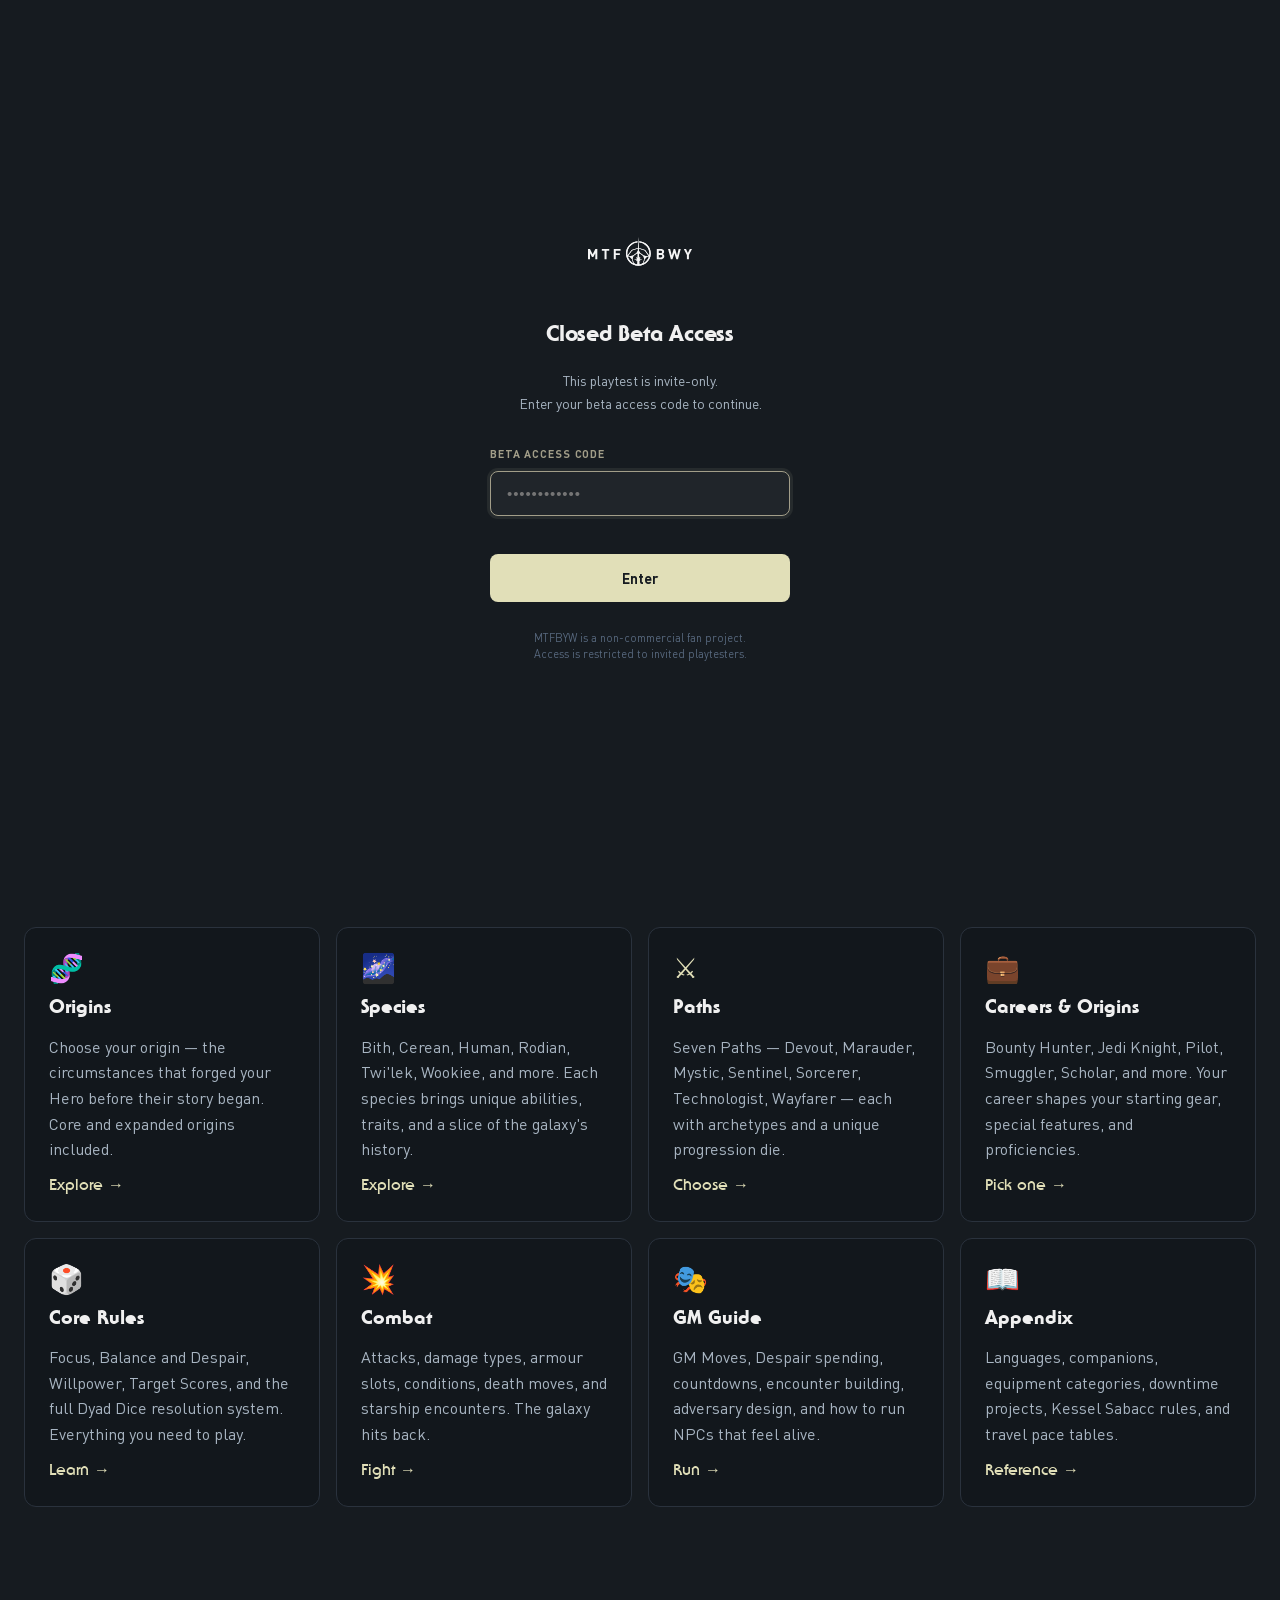
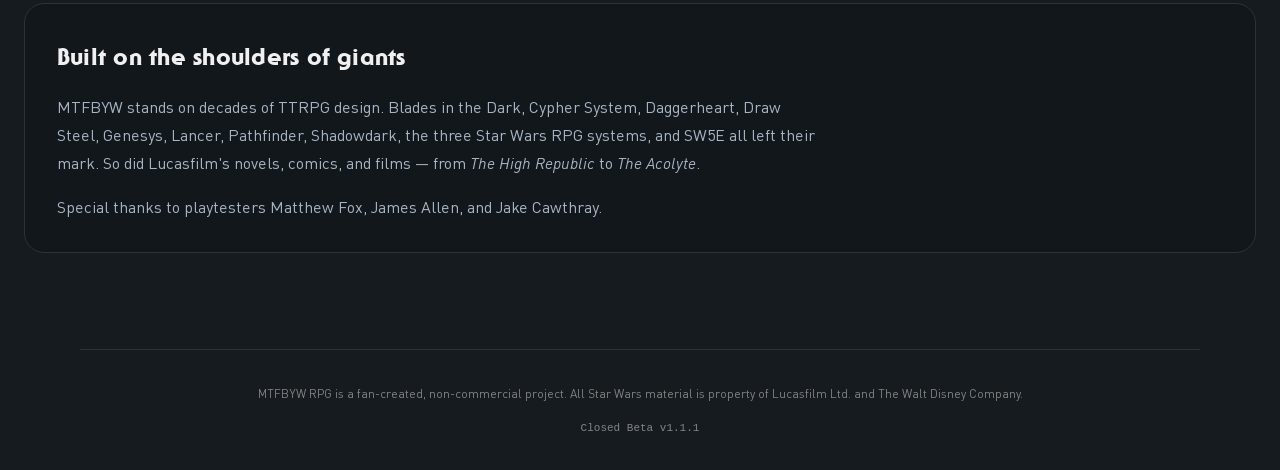
<file: index.html>
<!DOCTYPE html>
<html lang="en-GB">
<head>
  <meta charset="UTF-8">
  <script src="js/gate.js"></script>
  <meta name="viewport" content="width=device-width, initial-scale=1.0">
  <title>MTFBYW RPG</title>
  <link rel="stylesheet" href="css/tokens.css">
  <link rel="stylesheet" href="css/layout.css">
</head>
<body>

<div id="site-header-mount"></div>

<main style="max-width:1280px;margin:0 auto;padding:var(--space-16) var(--space-6) var(--space-24);">

  <!-- Hero -->
  <section style="text-align:center;padding-bottom:var(--space-16);border-bottom:1px solid var(--color-outline-sub);margin-bottom:var(--space-16);">
    <div style="font-family:var(--font-display);font-size:var(--text-xs);font-weight:700;letter-spacing:0.12em;text-transform:uppercase;color:var(--color-text-gold);margin-bottom:var(--space-4);">
      Closed Beta · v1.1.1
    </div>
    <h1 style="margin-bottom:var(--space-6);">
      <img src="assets/logo.svg" alt="MTFBYW" style="height:60px;width:auto;display:inline-block;">
    </h1>
    <p style="font-size:var(--text-lg);color:var(--color-text-subdued);max-width:660px;margin:0 auto var(--space-8);line-height:1.75;">
      A cinematic roleplaying game set in a galaxy far, far away. Heroes bound by choice and destiny. A game of Willpower, fate, and the eternal push and pull of the Force Dyad.
    </p>
    <div style="display:flex;gap:var(--space-3);justify-content:center;flex-wrap:wrap;">
      <a href="origins.html" style="display:inline-flex;align-items:center;gap:var(--space-2);background:var(--color-text-gold);color:var(--color-page-bg);font-family:var(--font-display);font-weight:700;font-size:var(--text-base);padding:var(--space-3) var(--space-6);border-radius:var(--radius-md);text-decoration:none;transition:opacity 0.15s;">
        Get Started
      </a>
      <a href="rules.html" style="display:inline-flex;align-items:center;gap:var(--space-2);background:var(--color-surface);border:1px solid var(--color-outline-sub);color:var(--color-text);font-family:var(--font-display);font-weight:700;font-size:var(--text-base);padding:var(--space-3) var(--space-6);border-radius:var(--radius-md);text-decoration:none;transition:opacity 0.15s;">
        Core Rules
      </a>
    </div>
  </section>

  <!-- The Dyad Dice callout -->
  <section style="margin-bottom:var(--space-16);">
    <div style="display:grid;grid-template-columns:1fr 1fr;gap:var(--space-4);max-width:800px;margin:0 auto;">
      <div style="background:rgba(245,184,51,0.06);border:1px solid var(--color-surface-gold);border-radius:var(--radius-lg);padding:var(--space-6);text-align:center;">
        <div style="font-size:2.5rem;margin-bottom:var(--space-3);">⚖️</div>
        <div style="font-family:var(--font-display);font-size:var(--text-xl);font-weight:900;color:var(--color-text-gold);margin-bottom:var(--space-2);">Balance</div>
        <p style="font-size:var(--text-sm);color:var(--color-text-subdued);">Your Balance die represents the light. A higher result clears Willpower and tips fate toward the Heroes.</p>
      </div>
      <div style="background:rgba(106,92,247,0.06);border:1px solid #2e2870;border-radius:var(--radius-lg);padding:var(--space-6);text-align:center;">
        <div style="font-size:2.5rem;margin-bottom:var(--space-3);">🌑</div>
        <div style="font-family:var(--font-display);font-size:var(--text-xl);font-weight:900;color:#7B6EE8;margin-bottom:var(--space-2);">Despair</div>
        <p style="font-size:var(--text-sm);color:var(--color-text-subdued);">Your Despair die represents the dark. A higher result costs Willpower and gives the GM a free move.</p>
      </div>
    </div>
    <p style="text-align:center;font-size:var(--text-sm);color:var(--color-text-subdued);margin-top:var(--space-4);">When you roll, you do more than test success — you invoke the eternal push and pull of the Force itself.</p>
  </section>

  <!-- Section grid -->
  <div class="home-grid">
    <a href="origins.html" class="home-card">
      <div class="home-card__icon">🧬</div>
      <div class="home-card__title">Origins</div>
      <div class="home-card__desc">Choose your origin — the circumstances that forged your Hero before their story began. Core and expanded origins included.</div>
      <div class="home-card__arrow">Explore →</div>
    </a>
    <a href="species.html" class="home-card">
      <div class="home-card__icon">🌌</div>
      <div class="home-card__title">Species</div>
      <div class="home-card__desc">Bith, Cerean, Human, Rodian, Twi'lek, Wookiee, and more. Each species brings unique abilities, traits, and a slice of the galaxy's history.</div>
      <div class="home-card__arrow">Explore →</div>
    </a>
    <a href="paths.html" class="home-card">
      <div class="home-card__icon">⚔️</div>
      <div class="home-card__title">Paths</div>
      <div class="home-card__desc">Seven Paths — Devout, Marauder, Mystic, Sentinel, Sorcerer, Technologist, Wayfarer — each with archetypes and a unique progression die.</div>
      <div class="home-card__arrow">Choose →</div>
    </a>
    <a href="careers.html" class="home-card">
      <div class="home-card__icon">💼</div>
      <div class="home-card__title">Careers &amp; Origins</div>
      <div class="home-card__desc">Bounty Hunter, Jedi Knight, Pilot, Smuggler, Scholar, and more. Your career shapes your starting gear, special features, and proficiencies.</div>
      <div class="home-card__arrow">Pick one →</div>
    </a>
    <a href="rules.html" class="home-card">
      <div class="home-card__icon">🎲</div>
      <div class="home-card__title">Core Rules</div>
      <div class="home-card__desc">Focus, Balance and Despair, Willpower, Target Scores, and the full Dyad Dice resolution system. Everything you need to play.</div>
      <div class="home-card__arrow">Learn →</div>
    </a>
    <a href="combat.html" class="home-card">
      <div class="home-card__icon">💥</div>
      <div class="home-card__title">Combat</div>
      <div class="home-card__desc">Attacks, damage types, armour slots, conditions, death moves, and starship encounters. The galaxy hits back.</div>
      <div class="home-card__arrow">Fight →</div>
    </a>
    <a href="gm-guide.html" class="home-card">
      <div class="home-card__icon">🎭</div>
      <div class="home-card__title">GM Guide</div>
      <div class="home-card__desc">GM Moves, Despair spending, countdowns, encounter building, adversary design, and how to run NPCs that feel alive.</div>
      <div class="home-card__arrow">Run →</div>
    </a>
    <a href="appendix.html" class="home-card">
      <div class="home-card__icon">📖</div>
      <div class="home-card__title">Appendix</div>
      <div class="home-card__desc">Languages, companions, equipment categories, downtime projects, Kessel Sabacc rules, and travel pace tables.</div>
      <div class="home-card__arrow">Reference →</div>
    </a>
  </div>

  <!-- Acknowledgements -->
  <section style="margin-top:var(--space-24);padding:var(--space-8);background:var(--color-feature-bg);border:1px solid var(--color-outline-sub);border-radius:var(--radius-xl);">
    <h2 style="font-size:var(--text-xl);color:var(--color-text);margin-bottom:var(--space-4);">Built on the shoulders of giants</h2>
    <p style="color:var(--color-text-subdued);max-width:760px;">MTFBYW stands on decades of TTRPG design. Blades in the Dark, Cypher System, Daggerheart, Draw Steel, Genesys, Lancer, Pathfinder, Shadowdark, the three Star Wars RPG systems, and SW5E all left their mark. So did Lucasfilm's novels, comics, and films — from <em>The High Republic</em> to <em>The Acolyte</em>.</p>
    <p style="color:var(--color-text-subdued);font-size:var(--text-sm);margin-top:var(--space-4);">Special thanks to playtesters Matthew Fox, James Allen, and Jake Cawthray.</p>
  </section>

</main>

<div id="site-footer-mount"></div>

<script src="js/components.js"></script>
</body>
</html>
</file>
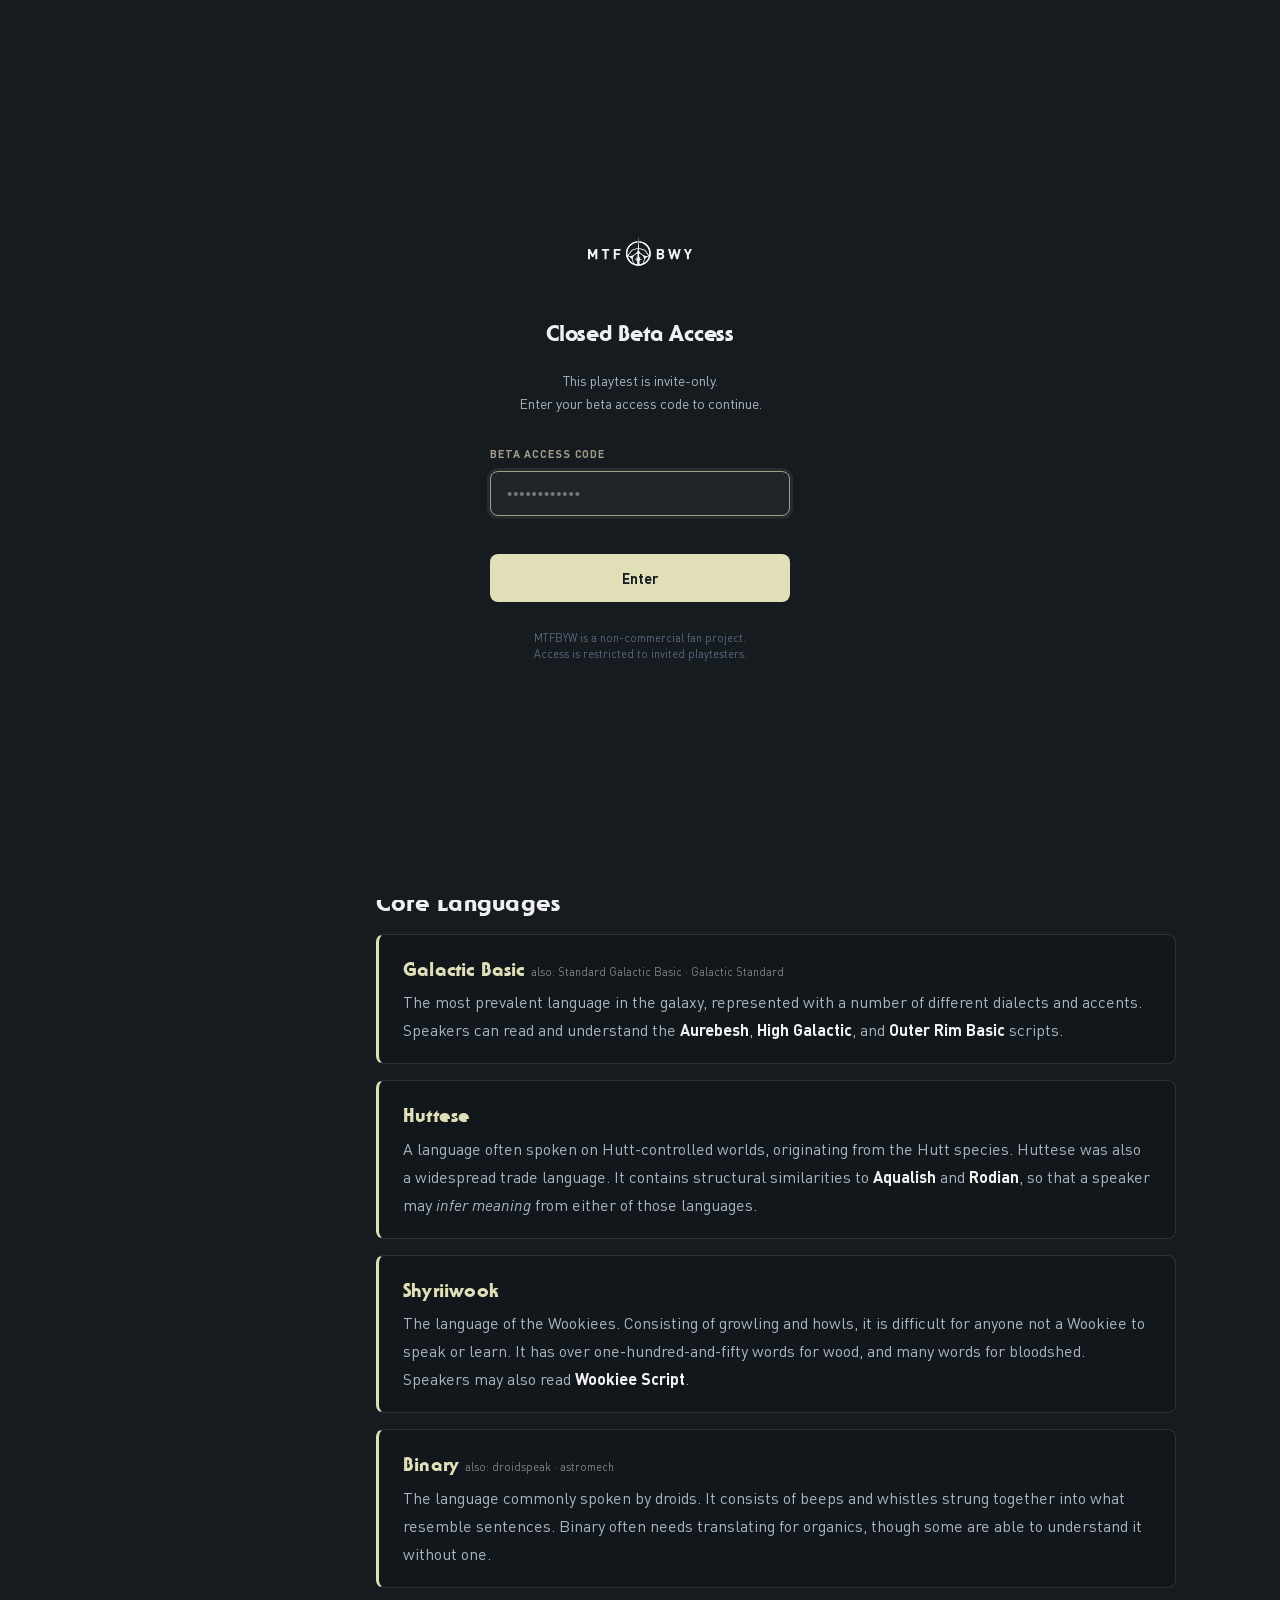
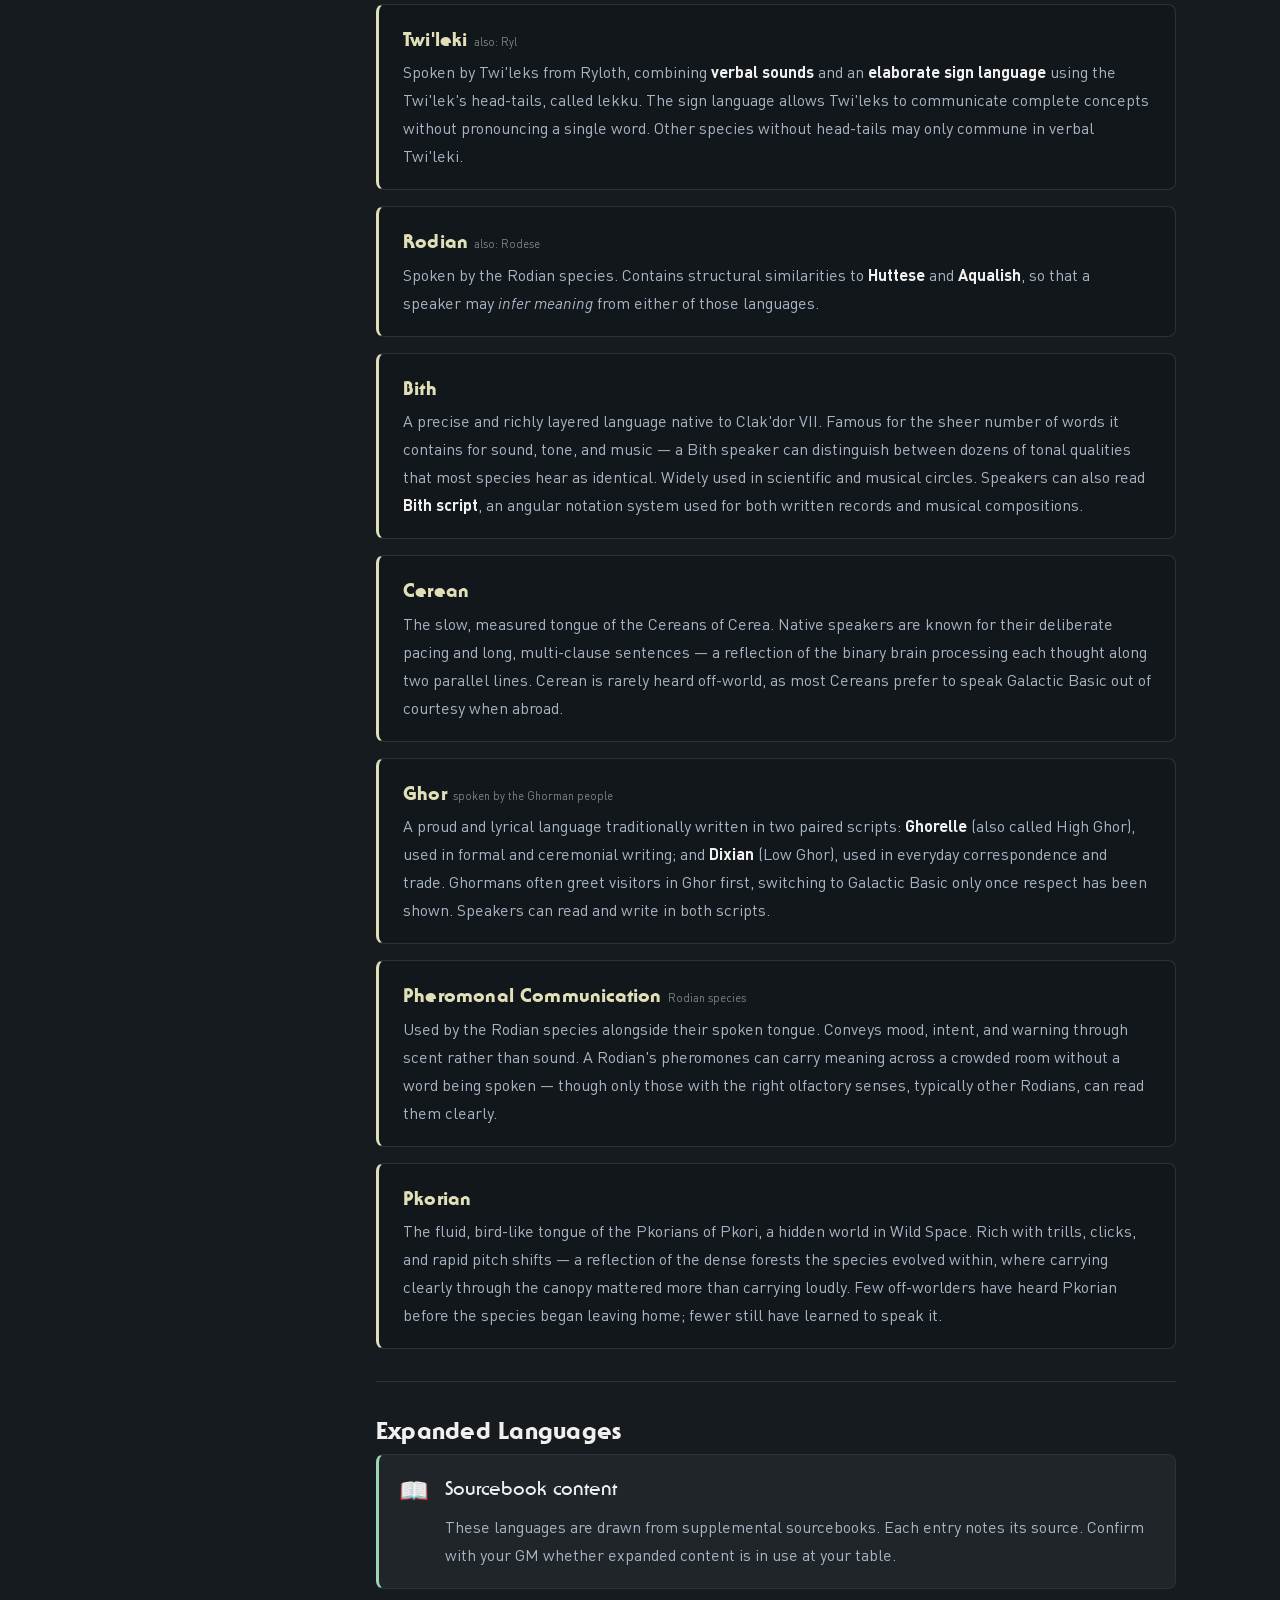
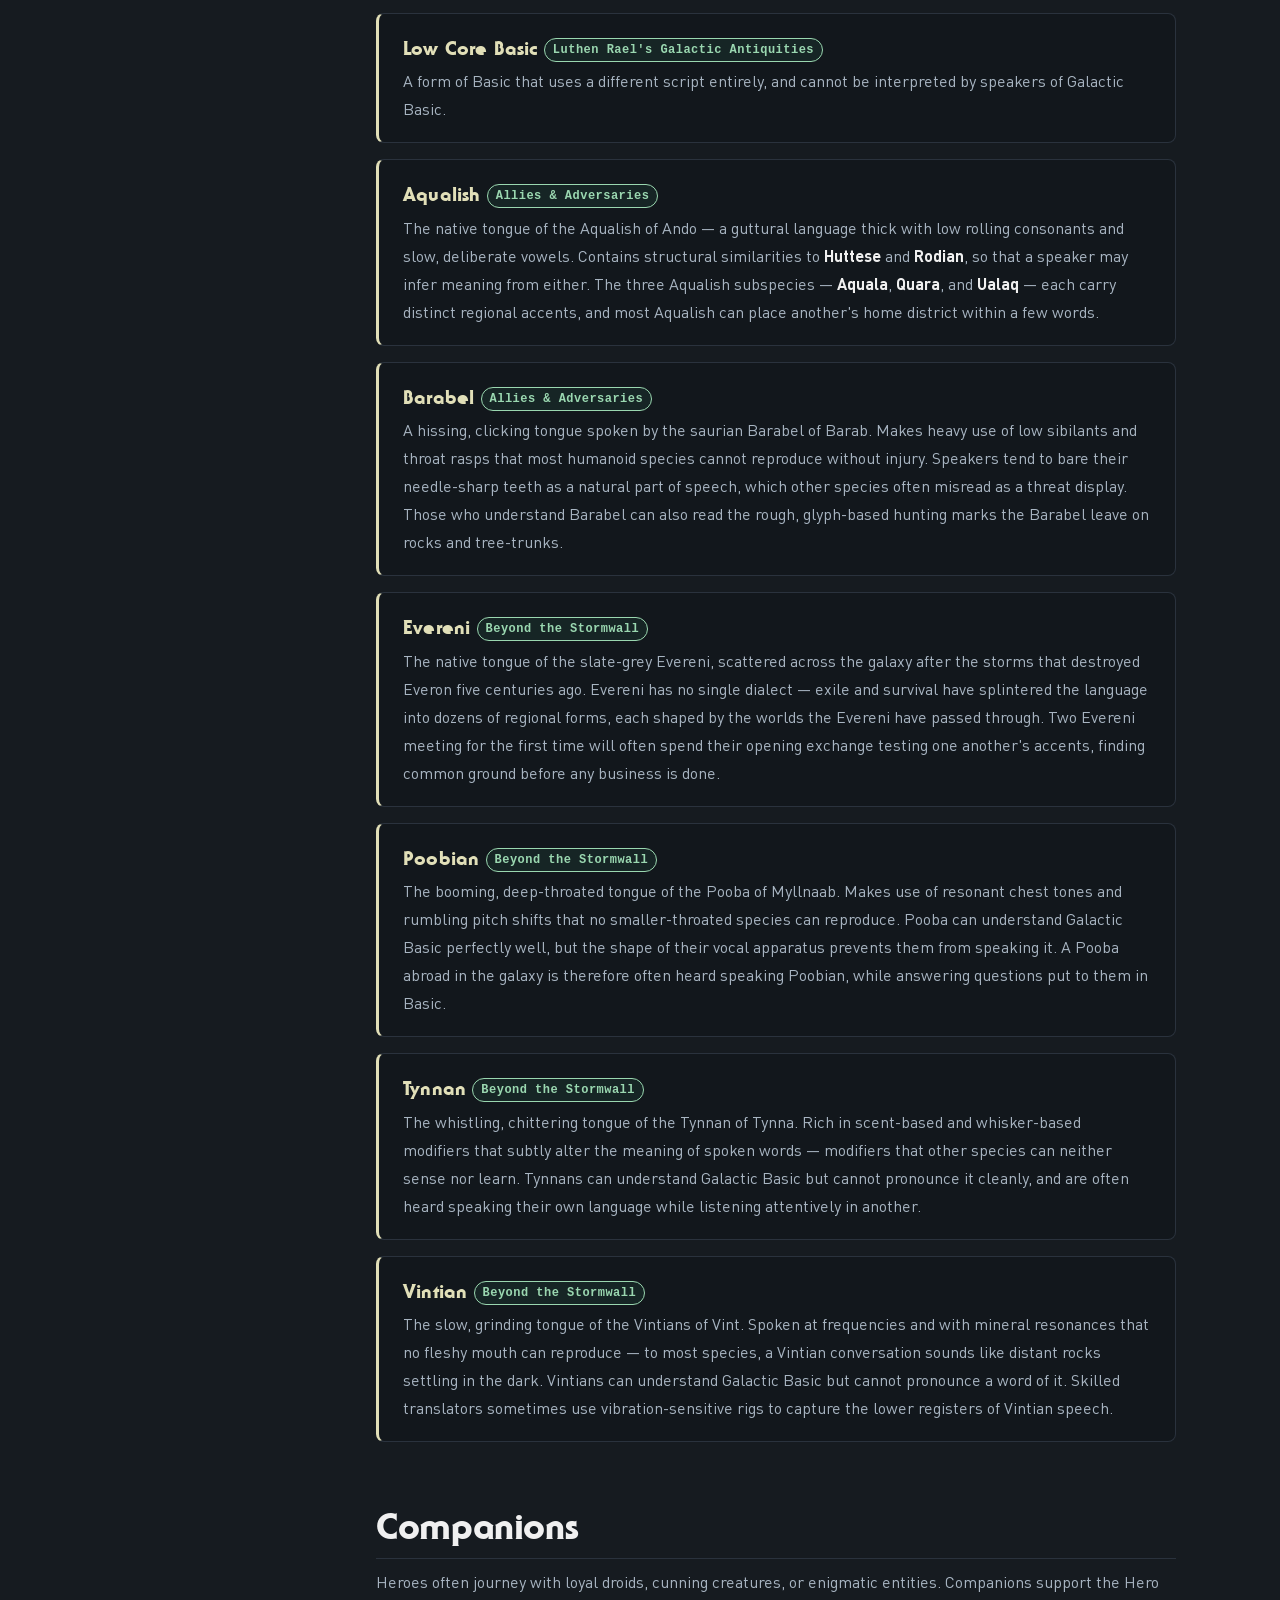
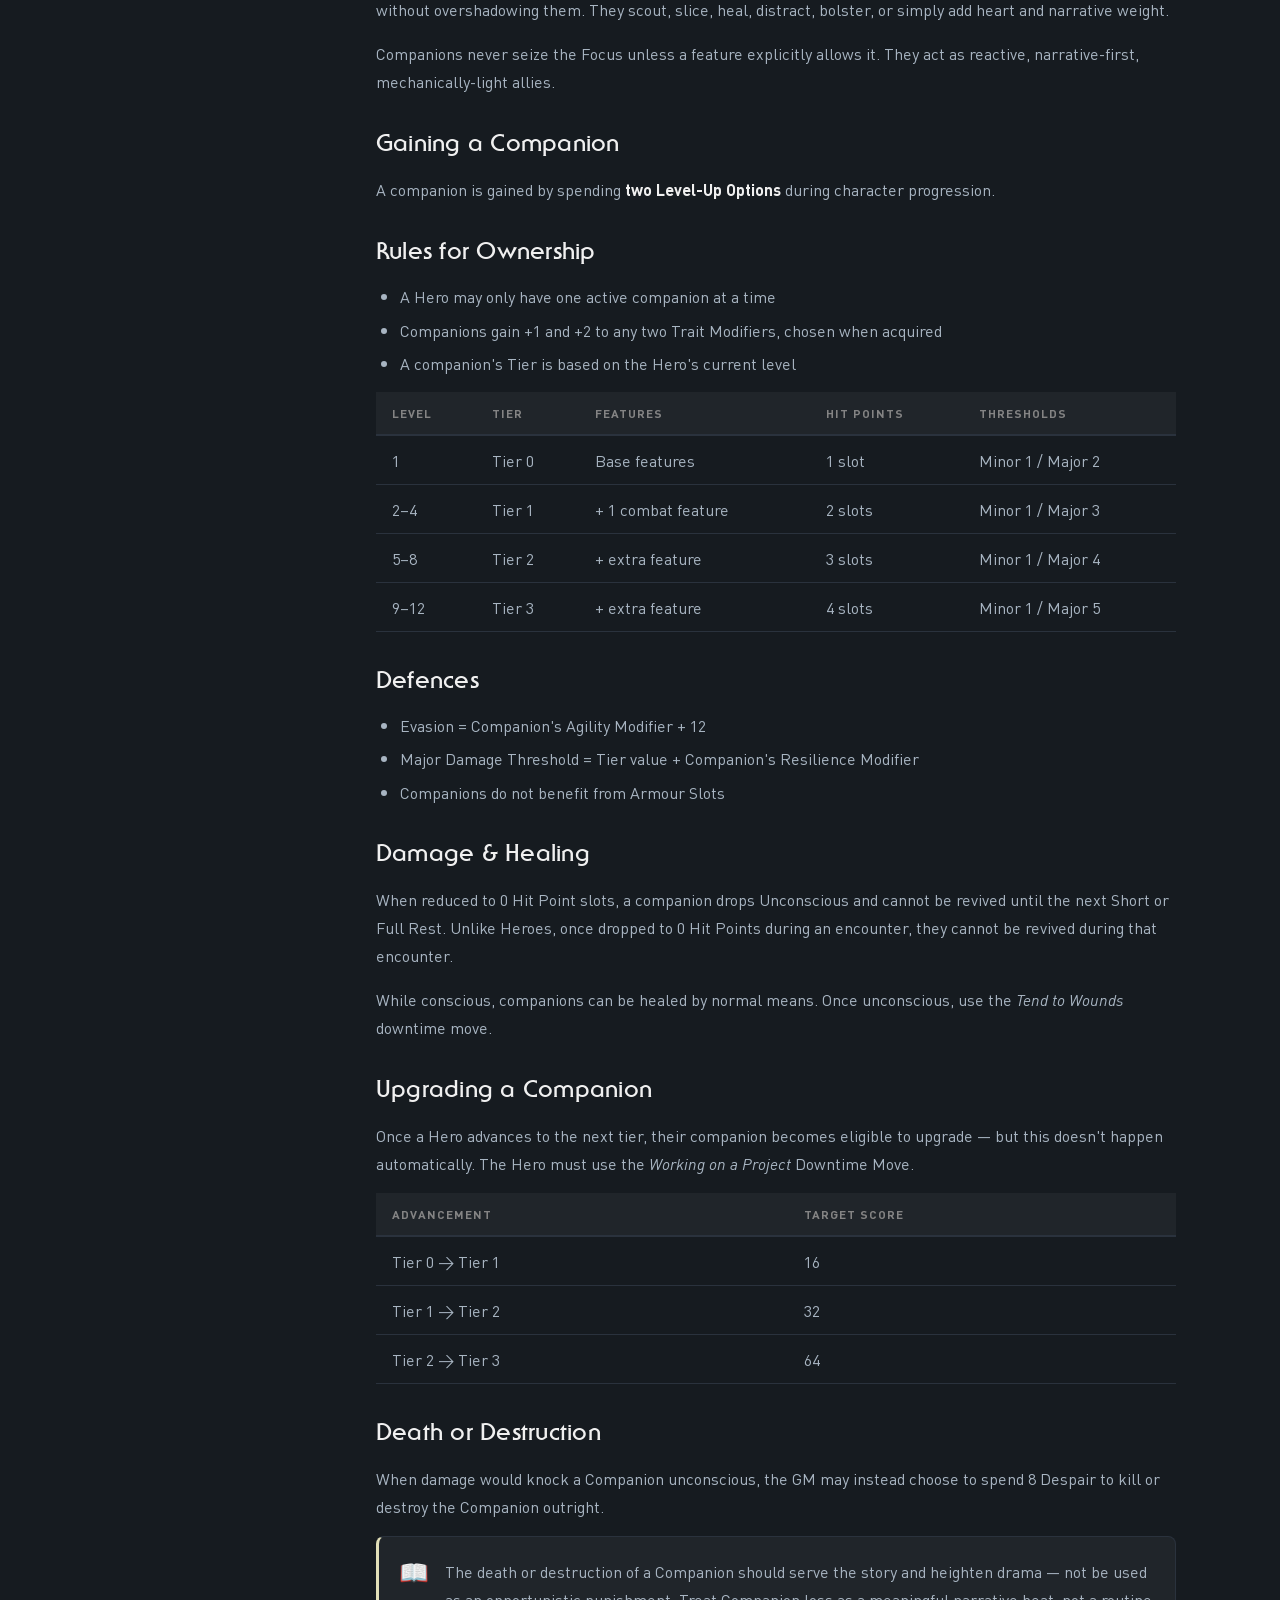
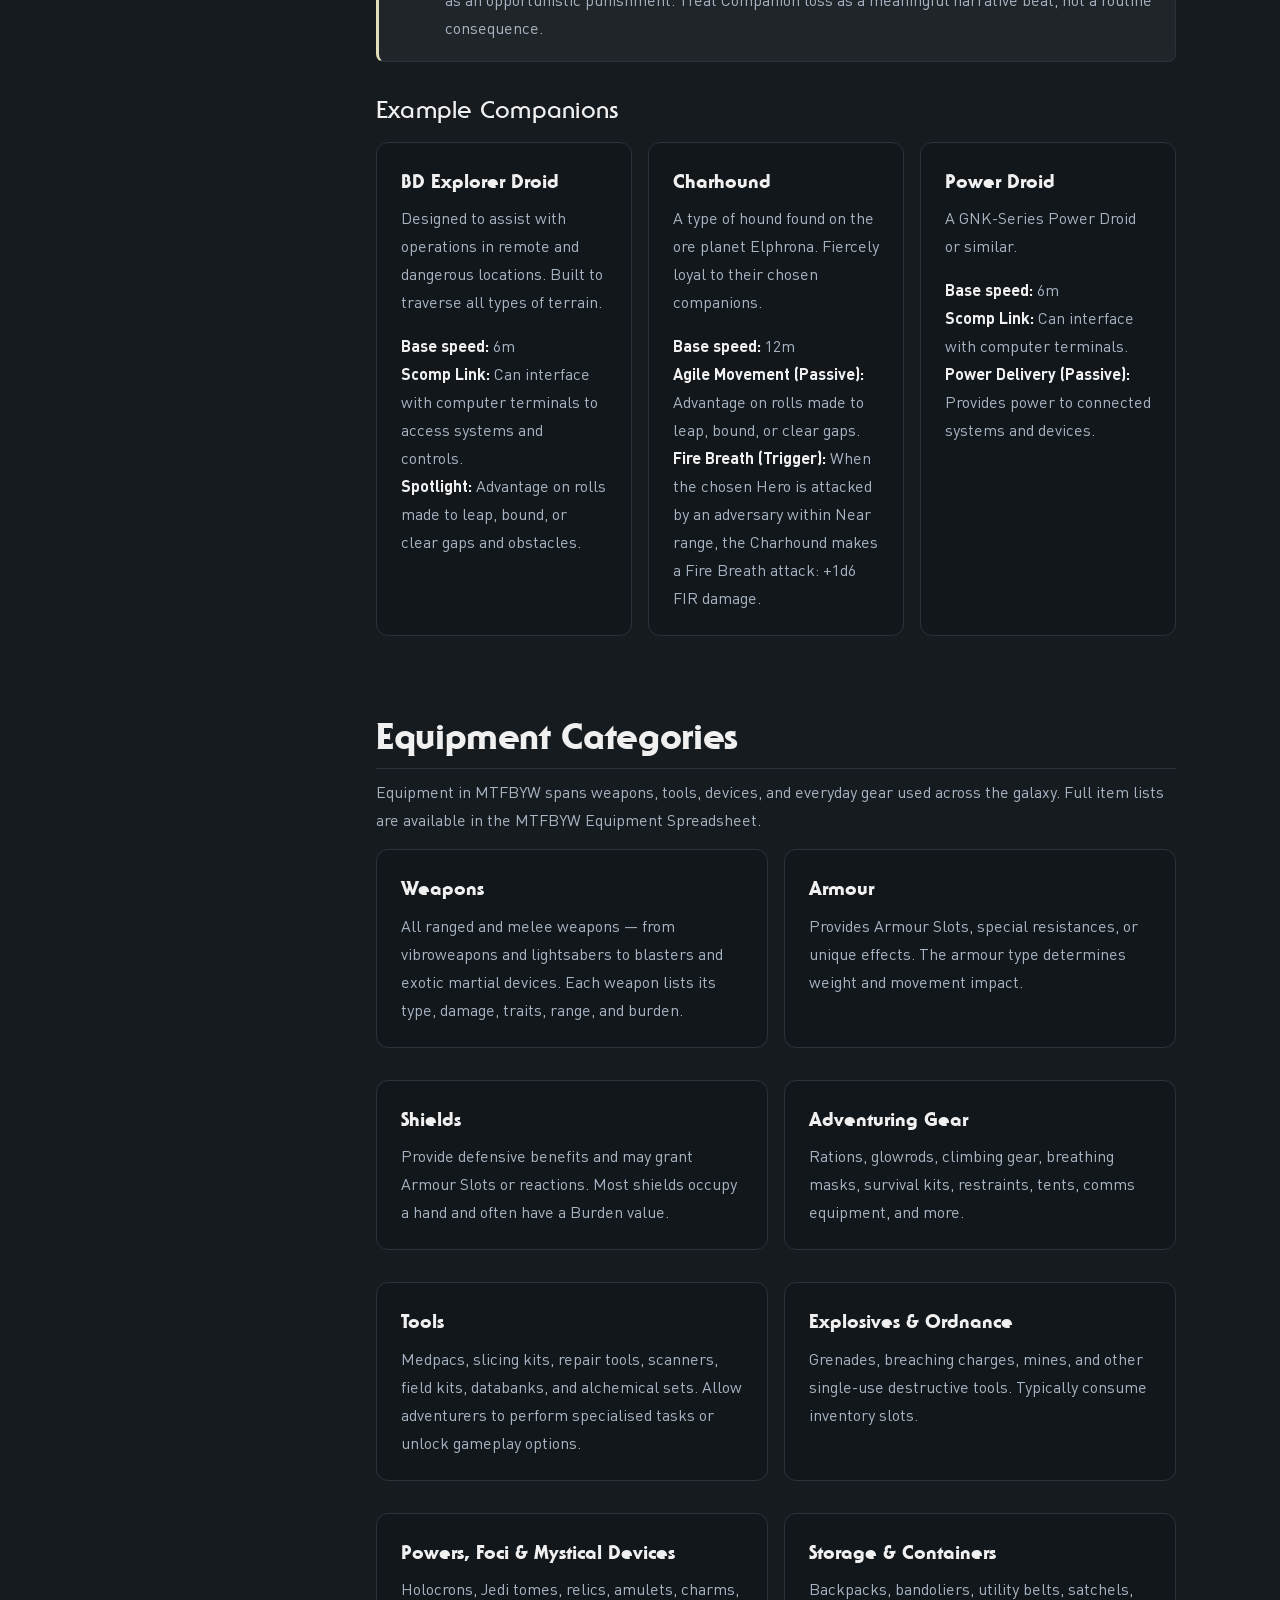
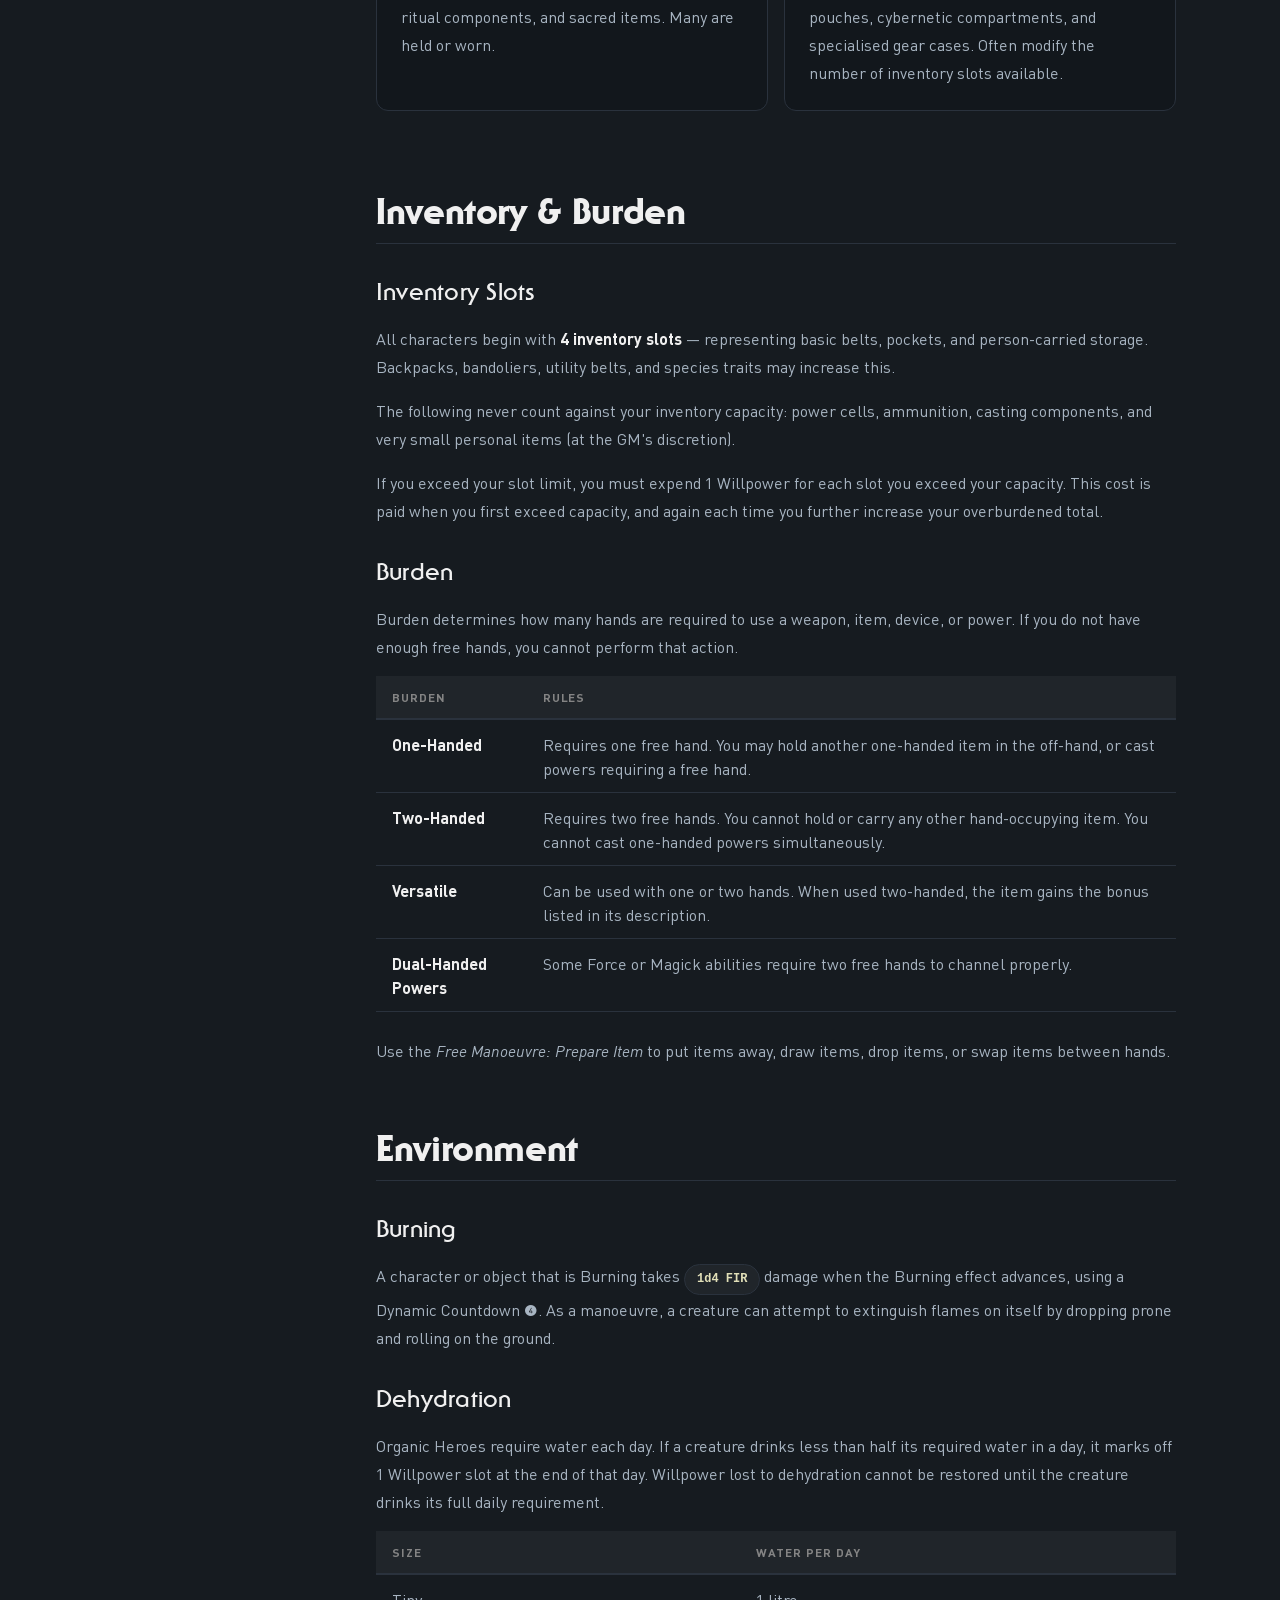
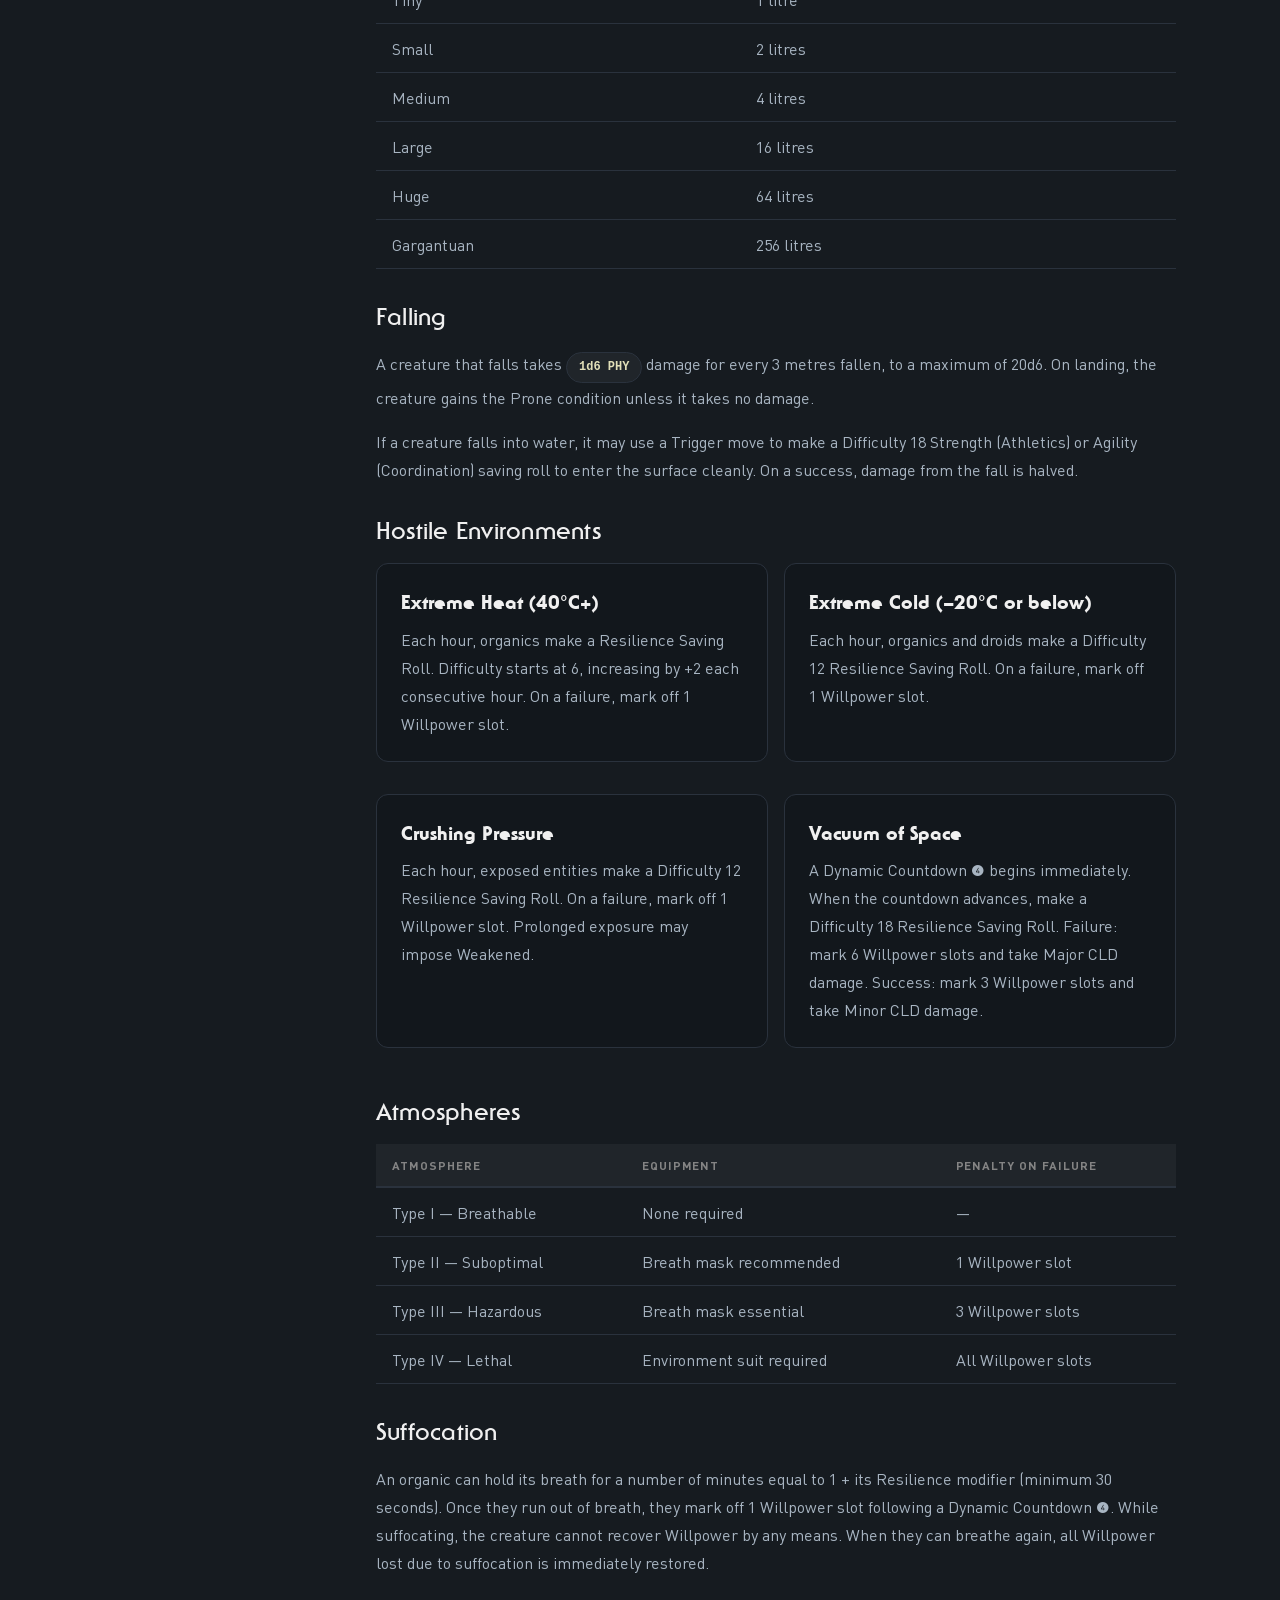
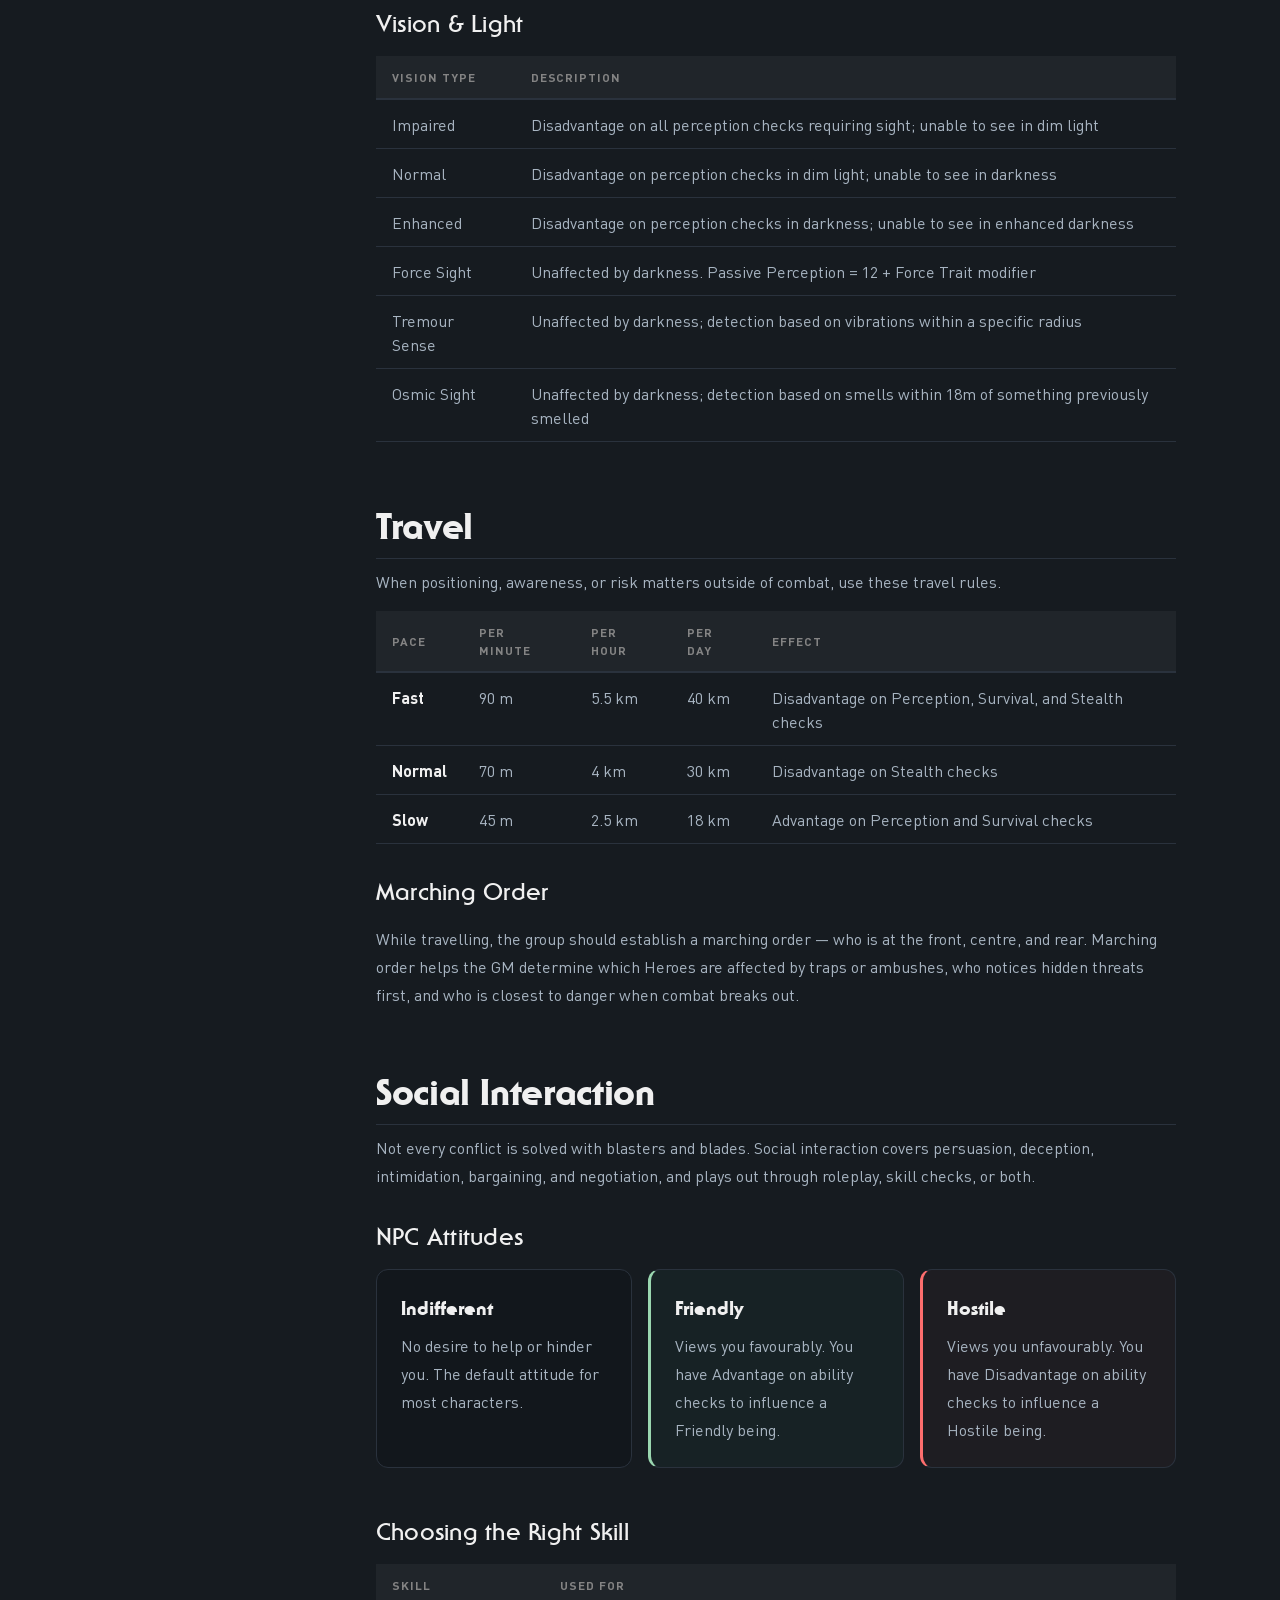
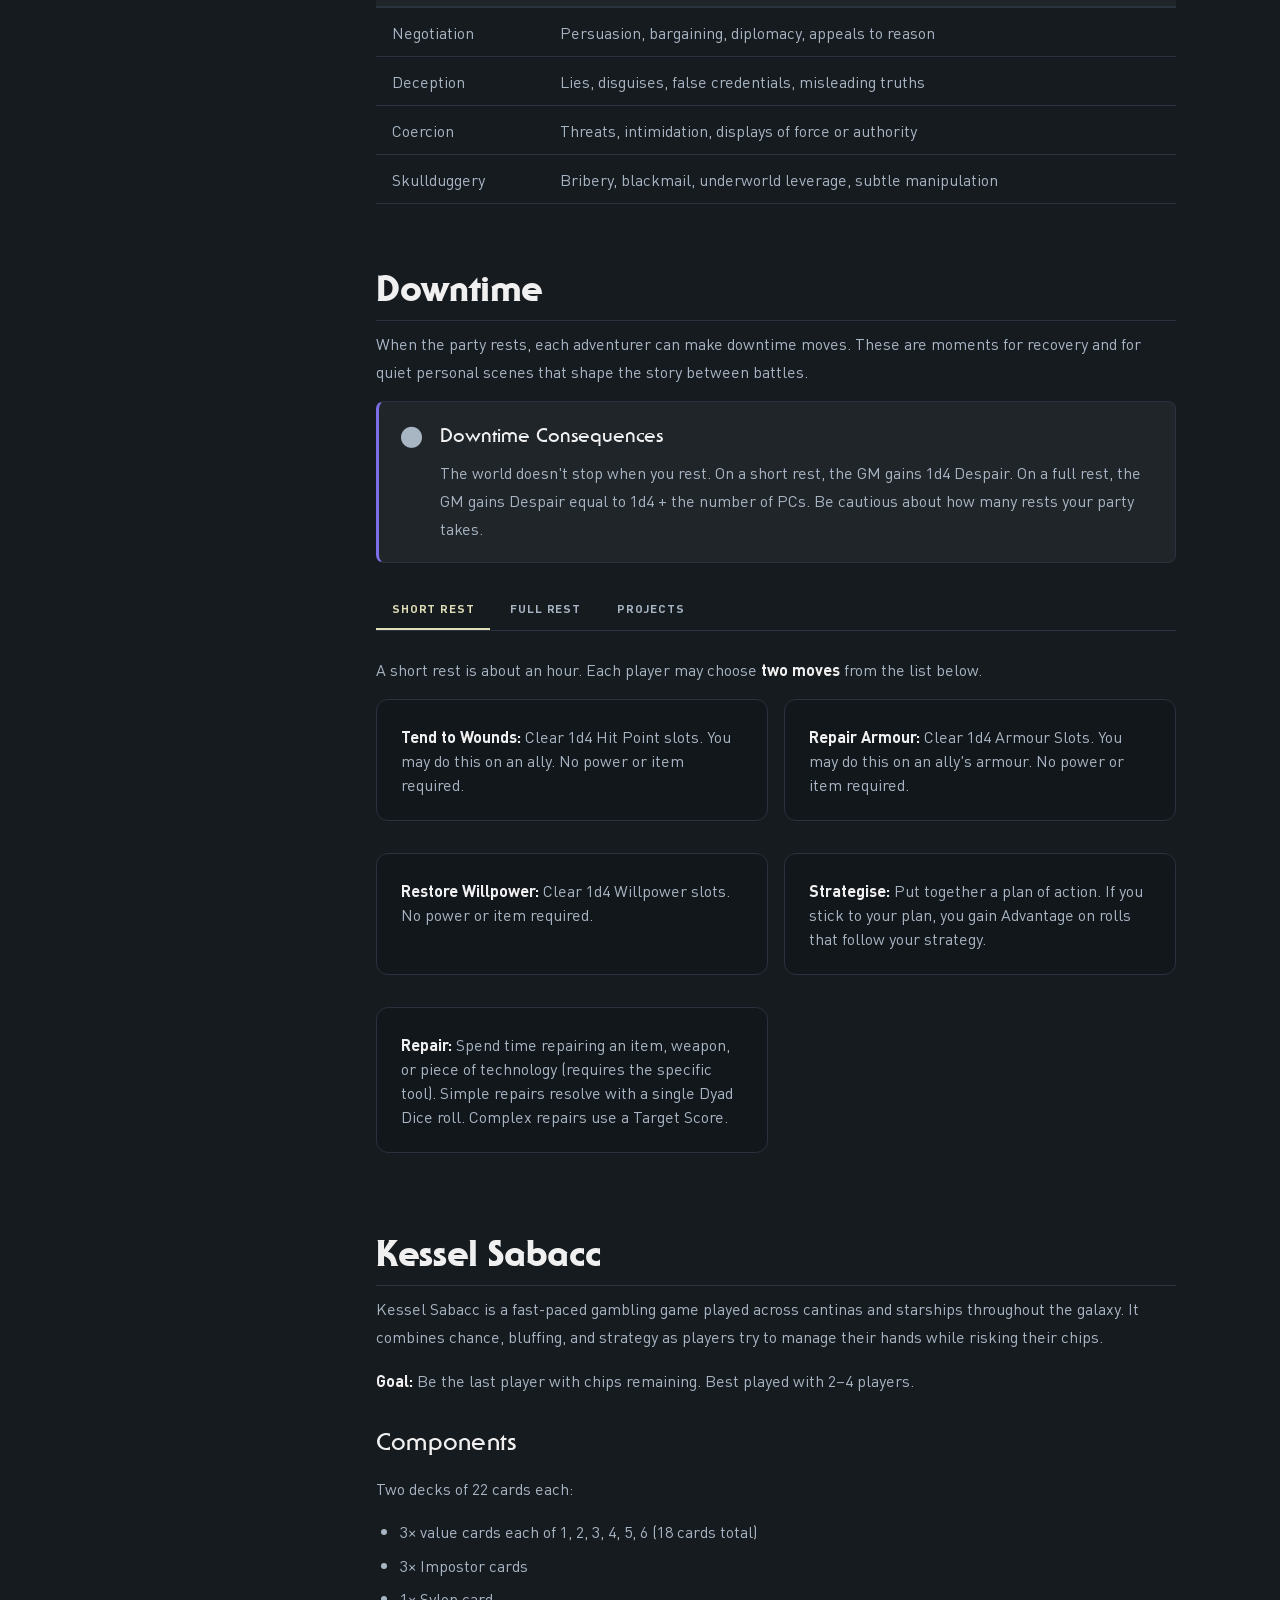
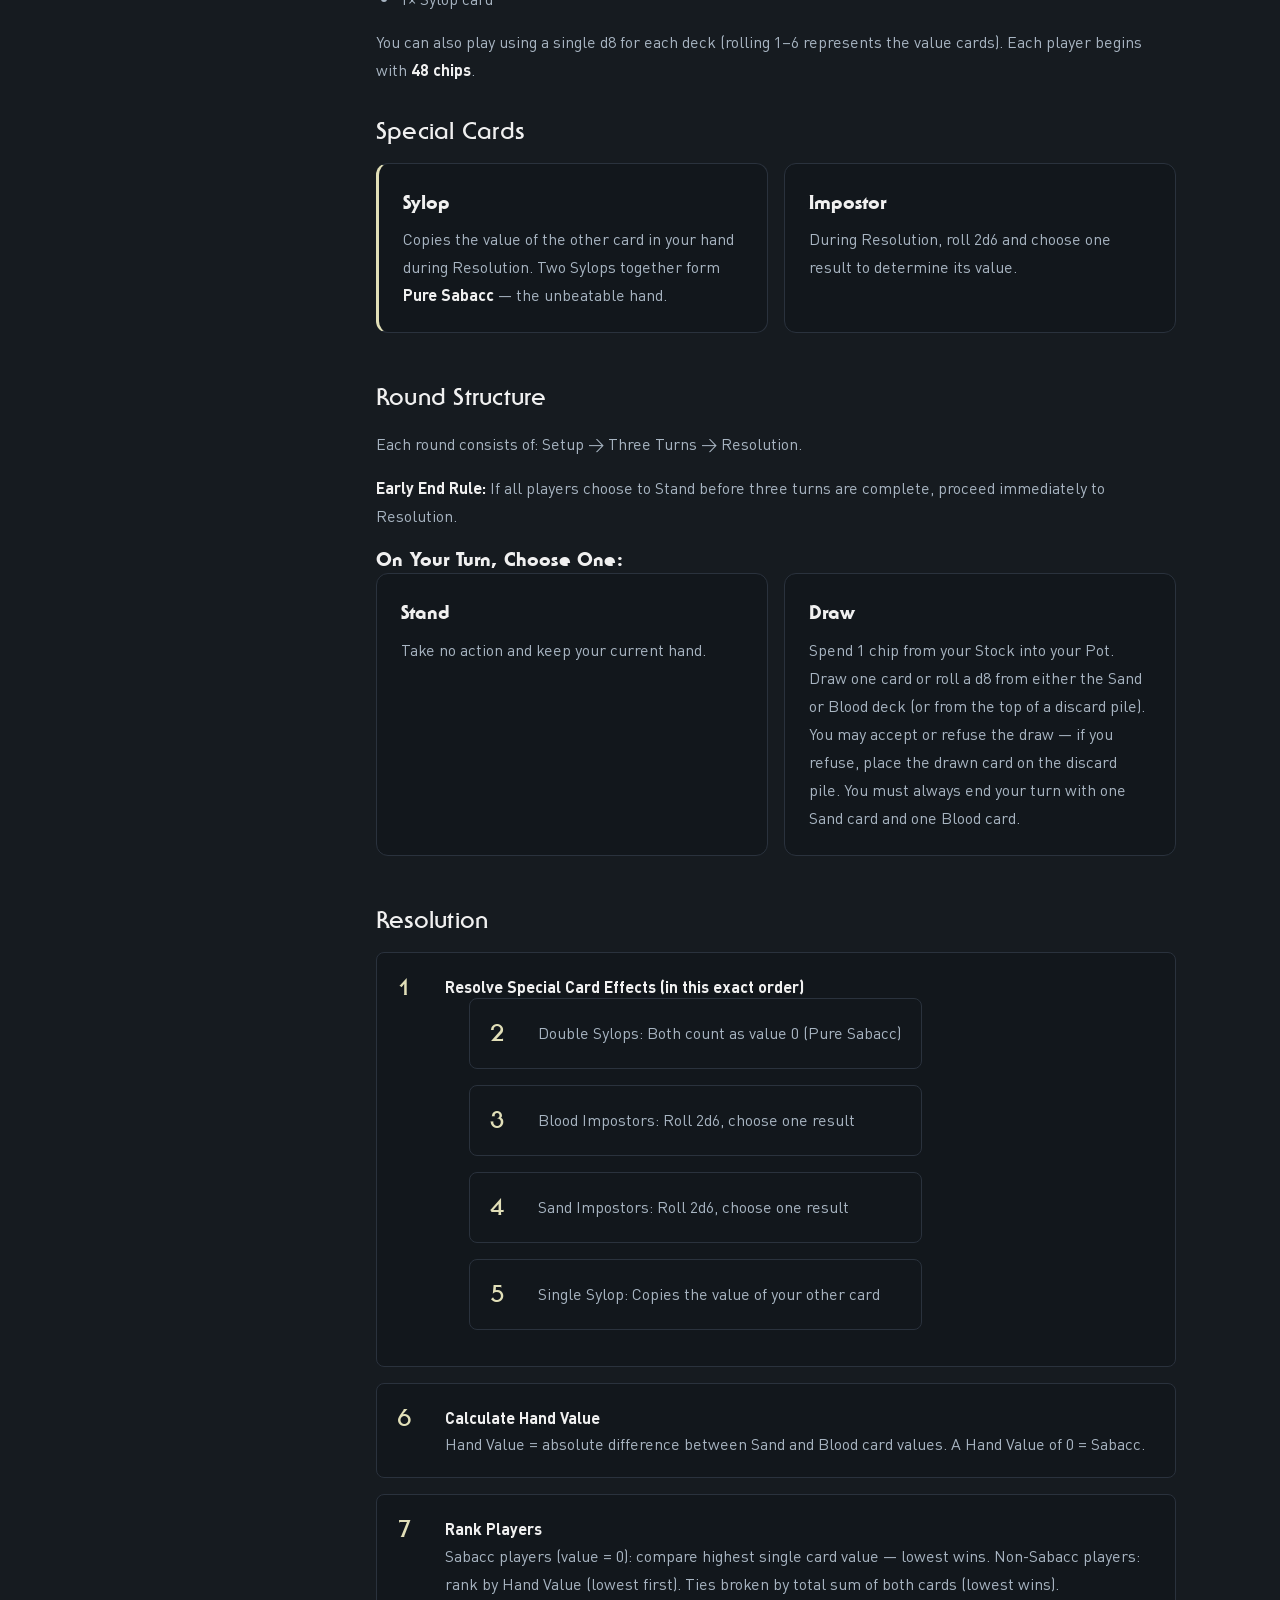
<file: appendix.html>
<!DOCTYPE html>
<html lang="en-GB">
<head>
  <meta charset="UTF-8">
  <script src="js/gate.js"></script>
  <meta name="viewport" content="width=device-width, initial-scale=1.0">
  <title>Appendix — MTFBYW</title>
  <link rel="stylesheet" href="css/tokens.css">
  <link rel="stylesheet" href="css/layout.css">
</head>
<body>

<div id="site-header-mount"></div>

<div class="page-wrap">

  <aside class="sidebar">
    <div class="sidebar-group">
      <span class="sidebar-label">Reference</span>
      <a href="#languages"    class="sidebar-link">Languages (Core)</a>
      <a href="#languages-expanded" class="sidebar-link">Languages (Expanded)</a>
      <a href="#companions"   class="sidebar-link">Companions</a>
      <a href="#equipment"    class="sidebar-link">Equipment</a>
      <a href="#inventory"    class="sidebar-link">Inventory &amp; Burden</a>
    </div>
    <div class="sidebar-group">
      <span class="sidebar-label">Adventuring</span>
      <a href="#environment"  class="sidebar-link">Environment</a>
      <a href="#travel"       class="sidebar-link">Travel</a>
      <a href="#social"       class="sidebar-link">Social Interaction</a>
    </div>
    <div class="sidebar-group">
      <span class="sidebar-label">Downtime &amp; More</span>
      <a href="#downtime"     class="sidebar-link">Downtime</a>
      <a href="#sabacc"       class="sidebar-link">Kessel Sabacc</a>
      <a href="#starships"    class="sidebar-link">Starship Creation</a>
    </div>
  </aside>

  <article class="content">

    <header class="page-hero">
      <span class="page-hero__eyebrow">Appendix</span>
      <h1 class="page-hero__title">Reference &amp; <em>Appendix</em></h1>
      <p class="page-hero__lead">Languages, companions, equipment, environment, travel, downtime, and the full rules for Kessel Sabacc. Everything you might need between sessions — or mid-adventure.</p>
    </header>

    <!-- Languages -->
    <section id="languages" class="rule-section">
      <h2 class="section-title">Languages</h2>
      <p>A collection of languages, tongues, and means of communication from a galaxy far, far away. When you gain a language from your Species, Origin, or Career, choose from the lists below. Languages marked with a source badge require GM approval if expanded content is in play.</p>

      <div class="callout callout--tip" style="margin-bottom:var(--space-6);">
        <div class="callout__icon">🗣️</div>
        <div class="callout__body">
          <div class="callout__title">Languages and literacy</div>
          <p>Speaking a language and reading its script are two separate things. Each entry notes which scripts a speaker gains access to, if any. Some species can understand a language but not speak it — this is noted in their species entry.</p>
        </div>
      </div>

      <h3 style="font-size:var(--text-xl);font-weight:900;color:var(--color-text);margin-bottom:var(--space-4);">Core Languages</h3>

      <div class="feature-block">
        <div class="feature-block__name">Galactic Basic <span style="font-size:11px;font-weight:400;color:var(--color-text-muted);font-family:var(--font-body);text-transform:none;letter-spacing:0;">also: Standard Galactic Basic · Galactic Standard</span></div>
        <p>The most prevalent language in the galaxy, represented with a number of different dialects and accents. Speakers can read and understand the <strong>Aurebesh</strong>, <strong>High Galactic</strong>, and <strong>Outer Rim Basic</strong> scripts.</p>
      </div>

      <div class="feature-block">
        <div class="feature-block__name">Huttese</div>
        <p>A language often spoken on Hutt-controlled worlds, originating from the Hutt species. Huttese was also a widespread trade language. It contains structural similarities to <strong>Aqualish</strong> and <strong>Rodian</strong>, so that a speaker may <em>infer meaning</em> from either of those languages.</p>
      </div>

      <div class="feature-block">
        <div class="feature-block__name">Shyriiwook</div>
        <p>The language of the Wookiees. Consisting of growling and howls, it is difficult for anyone not a Wookiee to speak or learn. It has over one-hundred-and-fifty words for wood, and many words for bloodshed. Speakers may also read <strong>Wookiee Script</strong>.</p>
      </div>

      <div class="feature-block">
        <div class="feature-block__name">Binary <span style="font-size:11px;font-weight:400;color:var(--color-text-muted);font-family:var(--font-body);text-transform:none;letter-spacing:0;">also: droidspeak · astromech</span></div>
        <p>The language commonly spoken by droids. It consists of beeps and whistles strung together into what resemble sentences. Binary often needs translating for organics, though some are able to understand it without one.</p>
      </div>

      <div class="feature-block">
        <div class="feature-block__name">Twi'leki <span style="font-size:11px;font-weight:400;color:var(--color-text-muted);font-family:var(--font-body);text-transform:none;letter-spacing:0;">also: Ryl</span></div>
        <p>Spoken by Twi'leks from Ryloth, combining <strong>verbal sounds</strong> and an <strong>elaborate sign language</strong> using the Twi'lek's head-tails, called lekku. The sign language allows Twi'leks to communicate complete concepts without pronouncing a single word. Other species without head-tails may only commune in verbal Twi'leki.</p>
      </div>

      <div class="feature-block">
        <div class="feature-block__name">Rodian <span style="font-size:11px;font-weight:400;color:var(--color-text-muted);font-family:var(--font-body);text-transform:none;letter-spacing:0;">also: Rodese</span></div>
        <p>Spoken by the Rodian species. Contains structural similarities to <strong>Huttese</strong> and <strong>Aqualish</strong>, so that a speaker may <em>infer meaning</em> from either of those languages.</p>
      </div>

      <div class="feature-block">
        <div class="feature-block__name">Bith</div>
        <p>A precise and richly layered language native to Clak'dor VII. Famous for the sheer number of words it contains for sound, tone, and music — a Bith speaker can distinguish between dozens of tonal qualities that most species hear as identical. Widely used in scientific and musical circles. Speakers can also read <strong>Bith script</strong>, an angular notation system used for both written records and musical compositions.</p>
      </div>

      <div class="feature-block">
        <div class="feature-block__name">Cerean</div>
        <p>The slow, measured tongue of the Cereans of Cerea. Native speakers are known for their deliberate pacing and long, multi-clause sentences — a reflection of the binary brain processing each thought along two parallel lines. Cerean is rarely heard off-world, as most Cereans prefer to speak Galactic Basic out of courtesy when abroad.</p>
      </div>

      <div class="feature-block">
        <div class="feature-block__name">Ghor <span style="font-size:11px;font-weight:400;color:var(--color-text-muted);font-family:var(--font-body);text-transform:none;letter-spacing:0;">spoken by the Ghorman people</span></div>
        <p>A proud and lyrical language traditionally written in two paired scripts: <strong>Ghorelle</strong> (also called High Ghor), used in formal and ceremonial writing; and <strong>Dixian</strong> (Low Ghor), used in everyday correspondence and trade. Ghormans often greet visitors in Ghor first, switching to Galactic Basic only once respect has been shown. Speakers can read and write in both scripts.</p>
      </div>

      <div class="feature-block">
        <div class="feature-block__name">Pheromonal Communication <span style="font-size:11px;font-weight:400;color:var(--color-text-muted);font-family:var(--font-body);text-transform:none;letter-spacing:0;">Rodian species</span></div>
        <p>Used by the Rodian species alongside their spoken tongue. Conveys mood, intent, and warning through scent rather than sound. A Rodian's pheromones can carry meaning across a crowded room without a word being spoken — though only those with the right olfactory senses, typically other Rodians, can read them clearly.</p>
      </div>

      <div class="feature-block">
        <div class="feature-block__name">Pkorian</div>
        <p>The fluid, bird-like tongue of the Pkorians of Pkori, a hidden world in Wild Space. Rich with trills, clicks, and rapid pitch shifts — a reflection of the dense forests the species evolved within, where carrying clearly through the canopy mattered more than carrying loudly. Few off-worlders have heard Pkorian before the species began leaving home; fewer still have learned to speak it.</p>
      </div>

      <hr style="margin:var(--space-8) 0;">

      <h3 id="languages-expanded" style="font-size:var(--text-xl);font-weight:900;color:var(--color-text);margin-bottom:var(--space-2);">Expanded Languages</h3>
      <div class="callout callout--tip" style="margin-bottom:var(--space-6);">
        <div class="callout__icon">📖</div>
        <div class="callout__body">
          <div class="callout__title">Sourcebook content</div>
          <p>These languages are drawn from supplemental sourcebooks. Each entry notes its source. Confirm with your GM whether expanded content is in use at your table.</p>
        </div>
      </div>

      <div class="feature-block">
        <div class="feature-block__name">Low Core Basic <span class="badge badge--sourcebook" style="vertical-align:middle;">Luthen Rael's Galactic Antiquities</span></div>
        <p>A form of Basic that uses a different script entirely, and cannot be interpreted by speakers of Galactic Basic.</p>
      </div>

      <div class="feature-block">
        <div class="feature-block__name">Aqualish <span class="badge badge--sourcebook" style="vertical-align:middle;">Allies &amp; Adversaries</span></div>
        <p>The native tongue of the Aqualish of Ando — a guttural language thick with low rolling consonants and slow, deliberate vowels. Contains structural similarities to <strong>Huttese</strong> and <strong>Rodian</strong>, so that a speaker may infer meaning from either. The three Aqualish subspecies — <strong>Aquala</strong>, <strong>Quara</strong>, and <strong>Ualaq</strong> — each carry distinct regional accents, and most Aqualish can place another's home district within a few words.</p>
      </div>

      <div class="feature-block">
        <div class="feature-block__name">Barabel <span class="badge badge--sourcebook" style="vertical-align:middle;">Allies &amp; Adversaries</span></div>
        <p>A hissing, clicking tongue spoken by the saurian Barabel of Barab. Makes heavy use of low sibilants and throat rasps that most humanoid species cannot reproduce without injury. Speakers tend to bare their needle-sharp teeth as a natural part of speech, which other species often misread as a threat display. Those who understand Barabel can also read the rough, glyph-based hunting marks the Barabel leave on rocks and tree-trunks.</p>
      </div>

      <div class="feature-block">
        <div class="feature-block__name">Evereni <span class="badge badge--sourcebook" style="vertical-align:middle;">Beyond the Stormwall</span></div>
        <p>The native tongue of the slate-grey Evereni, scattered across the galaxy after the storms that destroyed Everon five centuries ago. Evereni has no single dialect — exile and survival have splintered the language into dozens of regional forms, each shaped by the worlds the Evereni have passed through. Two Evereni meeting for the first time will often spend their opening exchange testing one another's accents, finding common ground before any business is done.</p>
      </div>

      <div class="feature-block">
        <div class="feature-block__name">Poobian <span class="badge badge--sourcebook" style="vertical-align:middle;">Beyond the Stormwall</span></div>
        <p>The booming, deep-throated tongue of the Pooba of Myllnaab. Makes use of resonant chest tones and rumbling pitch shifts that no smaller-throated species can reproduce. Pooba can understand Galactic Basic perfectly well, but the shape of their vocal apparatus prevents them from speaking it. A Pooba abroad in the galaxy is therefore often heard speaking Poobian, while answering questions put to them in Basic.</p>
      </div>

      <div class="feature-block">
        <div class="feature-block__name">Tynnan <span class="badge badge--sourcebook" style="vertical-align:middle;">Beyond the Stormwall</span></div>
        <p>The whistling, chittering tongue of the Tynnan of Tynna. Rich in scent-based and whisker-based modifiers that subtly alter the meaning of spoken words — modifiers that other species can neither sense nor learn. Tynnans can understand Galactic Basic but cannot pronounce it cleanly, and are often heard speaking their own language while listening attentively in another.</p>
      </div>

      <div class="feature-block">
        <div class="feature-block__name">Vintian <span class="badge badge--sourcebook" style="vertical-align:middle;">Beyond the Stormwall</span></div>
        <p>The slow, grinding tongue of the Vintians of Vint. Spoken at frequencies and with mineral resonances that no fleshy mouth can reproduce — to most species, a Vintian conversation sounds like distant rocks settling in the dark. Vintians can understand Galactic Basic but cannot pronounce a word of it. Skilled translators sometimes use vibration-sensitive rigs to capture the lower registers of Vintian speech.</p>
      </div>

    </section>

    <section id="companions" class="rule-section">
      <h2 class="section-title">Companions</h2>
      <p>Heroes often journey with loyal droids, cunning creatures, or enigmatic entities. Companions support the Hero without overshadowing them. They scout, slice, heal, distract, bolster, or simply add heart and narrative weight.</p>
      <p>Companions never seize the Focus unless a feature explicitly allows it. They act as reactive, narrative-first, mechanically-light allies.</p>

      <h3 class="section-subtitle">Gaining a Companion</h3>
      <p>A companion is gained by spending <strong>two Level-Up Options</strong> during character progression.</p>

      <h3 class="section-subtitle">Rules for Ownership</h3>
      <ul>
        <li>A Hero may only have one active companion at a time</li>
        <li>Companions gain +1 and +2 to any two Trait Modifiers, chosen when acquired</li>
        <li>A companion's Tier is based on the Hero's current level</li>
      </ul>

      <table>
        <thead><tr><th>Level</th><th>Tier</th><th>Features</th><th>Hit Points</th><th>Thresholds</th></tr></thead>
        <tbody>
          <tr><td>1</td><td>Tier 0</td><td>Base features</td><td>1 slot</td><td>Minor 1 / Major 2</td></tr>
          <tr><td>2–4</td><td>Tier 1</td><td>+ 1 combat feature</td><td>2 slots</td><td>Minor 1 / Major 3</td></tr>
          <tr><td>5–8</td><td>Tier 2</td><td>+ extra feature</td><td>3 slots</td><td>Minor 1 / Major 4</td></tr>
          <tr><td>9–12</td><td>Tier 3</td><td>+ extra feature</td><td>4 slots</td><td>Minor 1 / Major 5</td></tr>
        </tbody>
      </table>

      <h3 class="section-subtitle">Defences</h3>
      <ul>
        <li>Evasion = Companion's Agility Modifier + 12</li>
        <li>Major Damage Threshold = Tier value + Companion's Resilience Modifier</li>
        <li>Companions do not benefit from Armour Slots</li>
      </ul>

      <h3 class="section-subtitle">Damage &amp; Healing</h3>
      <p>When reduced to 0 Hit Point slots, a companion drops Unconscious and cannot be revived until the next Short or Full Rest. Unlike Heroes, once dropped to 0 Hit Points during an encounter, they cannot be revived during that encounter.</p>
      <p>While conscious, companions can be healed by normal means. Once unconscious, use the <em>Tend to Wounds</em> downtime move.</p>

      <h3 class="section-subtitle">Upgrading a Companion</h3>
      <p>Once a Hero advances to the next tier, their companion becomes eligible to upgrade — but this doesn't happen automatically. The Hero must use the <em>Working on a Project</em> Downtime Move.</p>

      <table>
        <thead><tr><th>Advancement</th><th>Target Score</th></tr></thead>
        <tbody>
          <tr><td>Tier 0 → Tier 1</td><td>16</td></tr>
          <tr><td>Tier 1 → Tier 2</td><td>32</td></tr>
          <tr><td>Tier 2 → Tier 3</td><td>64</td></tr>
        </tbody>
      </table>

      <h3 class="section-subtitle">Death or Destruction</h3>
      <p>When damage would knock a Companion unconscious, the GM may instead choose to spend 8 Despair to kill or destroy the Companion outright.</p>

      <div class="callout callout--balance">
        <div class="callout__icon">📖</div>
        <div class="callout__body">
          <p>The death or destruction of a Companion should serve the story and heighten drama — not be used as an opportunistic punishment. Treat Companion loss as a meaningful narrative beat, not a routine consequence.</p>
        </div>
      </div>

      <h3 class="section-subtitle">Example Companions</h3>
      <div class="grid-3">
        <div class="card">
          <div class="card__title">BD Explorer Droid</div>
          <p>Designed to assist with operations in remote and dangerous locations. Built to traverse all types of terrain.</p>
          <p><strong>Base speed:</strong> 6m<br>
          <strong>Scomp Link:</strong> Can interface with computer terminals to access systems and controls.<br>
          <strong>Spotlight:</strong> Advantage on rolls made to leap, bound, or clear gaps and obstacles.</p>
        </div>
        <div class="card">
          <div class="card__title">Charhound</div>
          <p>A type of hound found on the ore planet Elphrona. Fiercely loyal to their chosen companions.</p>
          <p><strong>Base speed:</strong> 12m<br>
          <strong>Agile Movement (Passive):</strong> Advantage on rolls made to leap, bound, or clear gaps.<br>
          <strong>Fire Breath (Trigger):</strong> When the chosen Hero is attacked by an adversary within Near range, the Charhound makes a Fire Breath attack: +1d6 FIR damage.</p>
        </div>
        <div class="card">
          <div class="card__title">Power Droid</div>
          <p>A GNK-Series Power Droid or similar.</p>
          <p><strong>Base speed:</strong> 6m<br>
          <strong>Scomp Link:</strong> Can interface with computer terminals.<br>
          <strong>Power Delivery (Passive):</strong> Provides power to connected systems and devices.</p>
        </div>
      </div>
    </section>

    <!-- Equipment -->
    <section id="equipment" class="rule-section">
      <h2 class="section-title">Equipment Categories</h2>
      <p>Equipment in MTFBYW spans weapons, tools, devices, and everyday gear used across the galaxy. Full item lists are available in the MTFBYW Equipment Spreadsheet.</p>

      <div class="grid-2">
        <div class="card"><div class="card__title">Weapons</div><p>All ranged and melee weapons — from vibroweapons and lightsabers to blasters and exotic martial devices. Each weapon lists its type, damage, traits, range, and burden.</p></div>
        <div class="card"><div class="card__title">Armour</div><p>Provides Armour Slots, special resistances, or unique effects. The armour type determines weight and movement impact.</p></div>
        <div class="card"><div class="card__title">Shields</div><p>Provide defensive benefits and may grant Armour Slots or reactions. Most shields occupy a hand and often have a Burden value.</p></div>
        <div class="card"><div class="card__title">Adventuring Gear</div><p>Rations, glowrods, climbing gear, breathing masks, survival kits, restraints, tents, comms equipment, and more.</p></div>
        <div class="card"><div class="card__title">Tools</div><p>Medpacs, slicing kits, repair tools, scanners, field kits, databanks, and alchemical sets. Allow adventurers to perform specialised tasks or unlock gameplay options.</p></div>
        <div class="card"><div class="card__title">Explosives &amp; Ordnance</div><p>Grenades, breaching charges, mines, and other single-use destructive tools. Typically consume inventory slots.</p></div>
        <div class="card"><div class="card__title">Powers, Foci &amp; Mystical Devices</div><p>Holocrons, Jedi tomes, relics, amulets, charms, ritual components, and sacred items. Many are held or worn.</p></div>
        <div class="card"><div class="card__title">Storage &amp; Containers</div><p>Backpacks, bandoliers, utility belts, satchels, pouches, cybernetic compartments, and specialised gear cases. Often modify the number of inventory slots available.</p></div>
      </div>
    </section>

    <!-- Inventory and Burden -->
    <section id="inventory" class="rule-section">
      <h2 class="section-title">Inventory &amp; Burden</h2>

      <h3 class="section-subtitle">Inventory Slots</h3>
      <p>All characters begin with <strong>4 inventory slots</strong> — representing basic belts, pockets, and person-carried storage. Backpacks, bandoliers, utility belts, and species traits may increase this.</p>

      <p>The following never count against your inventory capacity: power cells, ammunition, casting components, and very small personal items (at the GM's discretion).</p>

      <p>If you exceed your slot limit, you must expend 1 Willpower for each slot you exceed your capacity. This cost is paid when you first exceed capacity, and again each time you further increase your overburdened total.</p>

      <h3 class="section-subtitle">Burden</h3>
      <p>Burden determines how many hands are required to use a weapon, item, device, or power. If you do not have enough free hands, you cannot perform that action.</p>

      <table>
        <thead><tr><th>Burden</th><th>Rules</th></tr></thead>
        <tbody>
          <tr><td><strong>One-Handed</strong></td><td>Requires one free hand. You may hold another one-handed item in the off-hand, or cast powers requiring a free hand.</td></tr>
          <tr><td><strong>Two-Handed</strong></td><td>Requires two free hands. You cannot hold or carry any other hand-occupying item. You cannot cast one-handed powers simultaneously.</td></tr>
          <tr><td><strong>Versatile</strong></td><td>Can be used with one or two hands. When used two-handed, the item gains the bonus listed in its description.</td></tr>
          <tr><td><strong>Dual-Handed Powers</strong></td><td>Some Force or Magick abilities require two free hands to channel properly.</td></tr>
        </tbody>
      </table>

      <p>Use the <em>Free Manoeuvre: Prepare Item</em> to put items away, draw items, drop items, or swap items between hands.</p>
    </section>

    <!-- Environment -->
    <section id="environment" class="rule-section">
      <h2 class="section-title">Environment</h2>

      <h3 class="section-subtitle">Burning</h3>
      <p>A character or object that is Burning takes <span class="die-pill">1d4 FIR</span> damage when the Burning effect advances, using a Dynamic Countdown (4). As a manoeuvre, a creature can attempt to extinguish flames on itself by dropping prone and rolling on the ground.</p>

      <h3 class="section-subtitle">Dehydration</h3>
      <p>Organic Heroes require water each day. If a creature drinks less than half its required water in a day, it marks off 1 Willpower slot at the end of that day. Willpower lost to dehydration cannot be restored until the creature drinks its full daily requirement.</p>
      <table>
        <thead><tr><th>Size</th><th>Water per Day</th></tr></thead>
        <tbody>
          <tr><td>Tiny</td><td>1 litre</td></tr>
          <tr><td>Small</td><td>2 litres</td></tr>
          <tr><td>Medium</td><td>4 litres</td></tr>
          <tr><td>Large</td><td>16 litres</td></tr>
          <tr><td>Huge</td><td>64 litres</td></tr>
          <tr><td>Gargantuan</td><td>256 litres</td></tr>
        </tbody>
      </table>

      <h3 class="section-subtitle">Falling</h3>
      <p>A creature that falls takes <span class="die-pill">1d6 PHY</span> damage for every 3 metres fallen, to a maximum of 20d6. On landing, the creature gains the Prone condition unless it takes no damage.</p>
      <p>If a creature falls into water, it may use a Trigger move to make a Difficulty 18 Strength (Athletics) or Agility (Coordination) saving roll to enter the surface cleanly. On a success, damage from the fall is halved.</p>

      <h3 class="section-subtitle">Hostile Environments</h3>
      <div class="grid-2">
        <div class="card">
          <div class="card__title">Extreme Heat (40°C+)</div>
          <p>Each hour, organics make a Resilience Saving Roll. Difficulty starts at 6, increasing by +2 each consecutive hour. On a failure, mark off 1 Willpower slot.</p>
        </div>
        <div class="card">
          <div class="card__title">Extreme Cold (−20°C or below)</div>
          <p>Each hour, organics and droids make a Difficulty 12 Resilience Saving Roll. On a failure, mark off 1 Willpower slot.</p>
        </div>
        <div class="card">
          <div class="card__title">Crushing Pressure</div>
          <p>Each hour, exposed entities make a Difficulty 12 Resilience Saving Roll. On a failure, mark off 1 Willpower slot. Prolonged exposure may impose Weakened.</p>
        </div>
        <div class="card">
          <div class="card__title">Vacuum of Space</div>
          <p>A Dynamic Countdown (4) begins immediately. When the countdown advances, make a Difficulty 18 Resilience Saving Roll. Failure: mark 6 Willpower slots and take Major CLD damage. Success: mark 3 Willpower slots and take Minor CLD damage.</p>
        </div>
      </div>

      <h3 class="section-subtitle">Atmospheres</h3>
      <table>
        <thead><tr><th>Atmosphere</th><th>Equipment</th><th>Penalty on Failure</th></tr></thead>
        <tbody>
          <tr><td>Type I — Breathable</td><td>None required</td><td>—</td></tr>
          <tr><td>Type II — Suboptimal</td><td>Breath mask recommended</td><td>1 Willpower slot</td></tr>
          <tr><td>Type III — Hazardous</td><td>Breath mask essential</td><td>3 Willpower slots</td></tr>
          <tr><td>Type IV — Lethal</td><td>Environment suit required</td><td>All Willpower slots</td></tr>
        </tbody>
      </table>

      <h3 class="section-subtitle">Suffocation</h3>
      <p>An organic can hold its breath for a number of minutes equal to 1 + its Resilience modifier (minimum 30 seconds). Once they run out of breath, they mark off 1 Willpower slot following a Dynamic Countdown (4). While suffocating, the creature cannot recover Willpower by any means. When they can breathe again, all Willpower lost due to suffocation is immediately restored.</p>

      <h3 class="section-subtitle">Vision &amp; Light</h3>
      <table>
        <thead><tr><th>Vision Type</th><th>Description</th></tr></thead>
        <tbody>
          <tr><td>Impaired</td><td>Disadvantage on all perception checks requiring sight; unable to see in dim light</td></tr>
          <tr><td>Normal</td><td>Disadvantage on perception checks in dim light; unable to see in darkness</td></tr>
          <tr><td>Enhanced</td><td>Disadvantage on perception checks in darkness; unable to see in enhanced darkness</td></tr>
          <tr><td>Force Sight</td><td>Unaffected by darkness. Passive Perception = 12 + Force Trait modifier</td></tr>
          <tr><td>Tremour Sense</td><td>Unaffected by darkness; detection based on vibrations within a specific radius</td></tr>
          <tr><td>Osmic Sight</td><td>Unaffected by darkness; detection based on smells within 18m of something previously smelled</td></tr>
        </tbody>
      </table>
    </section>

    <!-- Travel -->
    <section id="travel" class="rule-section">
      <h2 class="section-title">Travel</h2>
      <p>When positioning, awareness, or risk matters outside of combat, use these travel rules.</p>

      <table>
        <thead><tr><th>Pace</th><th>Per Minute</th><th>Per Hour</th><th>Per Day</th><th>Effect</th></tr></thead>
        <tbody>
          <tr>
            <td><strong>Fast</strong></td>
            <td>90 m</td>
            <td>5.5 km</td>
            <td>40 km</td>
            <td>Disadvantage on Perception, Survival, and Stealth checks</td>
          </tr>
          <tr>
            <td><strong>Normal</strong></td>
            <td>70 m</td>
            <td>4 km</td>
            <td>30 km</td>
            <td>Disadvantage on Stealth checks</td>
          </tr>
          <tr>
            <td><strong>Slow</strong></td>
            <td>45 m</td>
            <td>2.5 km</td>
            <td>18 km</td>
            <td>Advantage on Perception and Survival checks</td>
          </tr>
        </tbody>
      </table>

      <h3 class="section-subtitle">Marching Order</h3>
      <p>While travelling, the group should establish a marching order — who is at the front, centre, and rear. Marching order helps the GM determine which Heroes are affected by traps or ambushes, who notices hidden threats first, and who is closest to danger when combat breaks out.</p>
    </section>

    <!-- Social Interaction -->
    <section id="social" class="rule-section">
      <h2 class="section-title">Social Interaction</h2>
      <p>Not every conflict is solved with blasters and blades. Social interaction covers persuasion, deception, intimidation, bargaining, and negotiation, and plays out through roleplay, skill checks, or both.</p>

      <h3 class="section-subtitle">NPC Attitudes</h3>
      <div class="grid-3">
        <div class="card"><div class="card__title">Indifferent</div><p>No desire to help or hinder you. The default attitude for most characters.</p></div>
        <div class="card card--success"><div class="card__title">Friendly</div><p>Views you favourably. You have Advantage on ability checks to influence a Friendly being.</p></div>
        <div class="card card--warning"><div class="card__title">Hostile</div><p>Views you unfavourably. You have Disadvantage on ability checks to influence a Hostile being.</p></div>
      </div>

      <h3 class="section-subtitle">Choosing the Right Skill</h3>
      <table>
        <thead><tr><th>Skill</th><th>Used For</th></tr></thead>
        <tbody>
          <tr><td>Negotiation</td><td>Persuasion, bargaining, diplomacy, appeals to reason</td></tr>
          <tr><td>Deception</td><td>Lies, disguises, false credentials, misleading truths</td></tr>
          <tr><td>Coercion</td><td>Threats, intimidation, displays of force or authority</td></tr>
          <tr><td>Skullduggery</td><td>Bribery, blackmail, underworld leverage, subtle manipulation</td></tr>
        </tbody>
      </table>
    </section>

    <!-- Downtime -->
    <section id="downtime" class="rule-section">
      <h2 class="section-title">Downtime</h2>
      <p>When the party rests, each adventurer can make downtime moves. These are moments for recovery and for quiet personal scenes that shape the story between battles.</p>

      <div class="callout callout--despair">
        <div class="callout__icon">🌑</div>
        <div class="callout__body">
          <div class="callout__title">Downtime Consequences</div>
          <p>The world doesn't stop when you rest. On a short rest, the GM gains 1d4 Despair. On a full rest, the GM gains Despair equal to 1d4 + the number of PCs. Be cautious about how many rests your party takes.</p>
        </div>
      </div>

      <div class="tabs" style="margin-top:var(--space-6);">
        <div class="tab-list">
          <button class="tab-btn">Short Rest</button>
          <button class="tab-btn">Full Rest</button>
          <button class="tab-btn">Projects</button>
        </div>

        <div class="tab-panel">
          <p>A short rest is about an hour. Each player may choose <strong>two moves</strong> from the list below.</p>
          <div class="grid-2">
            <div class="card"><strong>Tend to Wounds:</strong> Clear 1d4 Hit Point slots. You may do this on an ally. No power or item required.</div>
            <div class="card"><strong>Repair Armour:</strong> Clear 1d4 Armour Slots. You may do this on an ally's armour. No power or item required.</div>
            <div class="card"><strong>Restore Willpower:</strong> Clear 1d4 Willpower slots. No power or item required.</div>
            <div class="card"><strong>Strategise:</strong> Put together a plan of action. If you stick to your plan, you gain Advantage on rolls that follow your strategy.</div>
            <div class="card"><strong>Repair:</strong> Spend time repairing an item, weapon, or piece of technology (requires the specific tool). Simple repairs resolve with a single Dyad Dice roll. Complex repairs use a Target Score.</div>
          </div>
        </div>

        <div class="tab-panel">
          <p>A full rest is when characters find improvised shelter, relax for a few hours, and get some sleep. Each player may choose <strong>two moves</strong>.</p>
          <div class="grid-2">
            <div class="card"><strong>Tend to All Wounds:</strong> Remove all marked Hit Points. You may do this on an ally.</div>
            <div class="card"><strong>Repair All Armour:</strong> Clear all Armour Slots. You may do this on an ally.</div>
            <div class="card"><strong>Recover All Willpower:</strong> Clear all Willpower slots.</div>
            <div class="card"><strong>Strategise:</strong> As per short rest.</div>
            <div class="card"><strong>Repair:</strong> As per short rest. Full rest allows full repair of most items.</div>
            <div class="card"><strong>Work on a Project:</strong> Establish or continue work on a long-term project.</div>
          </div>
        </div>

        <div class="tab-panel">
          <p>The <em>Working on a Project</em> downtime move allows Heroes to undertake tasks requiring sustained effort over multiple full rests. The player and GM agree on the nature of the project and assign a Target Score.</p>

          <h4 style="margin-top:var(--space-4);margin-bottom:var(--space-3);color:var(--color-text);">Study and Learn</h4>
          <h5 style="margin-bottom:var(--space-2);color:var(--color-text-subdued);">Skill Proficiency</h5>
          <table>
            <thead><tr><th>From</th><th>To</th><th>Target Score</th></tr></thead>
            <tbody>
              <tr><td>Untrained</td><td>Trained</td><td>32</td></tr>
              <tr><td>Trained</td><td>Proficient</td><td>64</td></tr>
              <tr><td>Proficient</td><td>Expertise</td><td>96</td></tr>
              <tr><td>Expertise</td><td>Mastery</td><td>128</td></tr>
            </tbody>
          </table>

          <h5 style="margin-top:var(--space-4);margin-bottom:var(--space-2);color:var(--color-text-subdued);">Weapon or Tool Proficiency</h5>
          <table>
            <thead><tr><th>From</th><th>To</th><th>Target Score</th></tr></thead>
            <tbody>
              <tr><td>Untrained</td><td>Trained</td><td>64</td></tr>
              <tr><td>Trained</td><td>Proficient</td><td>196</td></tr>
              <tr><td>Proficient</td><td>Expertise</td><td>128</td></tr>
              <tr><td>Expertise</td><td>Mastery</td><td>160</td></tr>
            </tbody>
          </table>

          <h5 style="margin-top:var(--space-4);margin-bottom:var(--space-2);color:var(--color-text-subdued);">Gain a New Feature or Ability</h5>
          <table>
            <thead><tr><th>Ability Tier</th><th>Current Archetype</th><th>Current Path</th><th>Other Path</th></tr></thead>
            <tbody>
              <tr><td>Tier 0</td><td>64</td><td>96</td><td>128</td></tr>
              <tr><td>Tier 1</td><td>96</td><td>128</td><td>160</td></tr>
              <tr><td>Tier 2</td><td>128</td><td>160</td><td>192</td></tr>
              <tr><td>Tier 3</td><td>160</td><td>192</td><td>224</td></tr>
            </tbody>
          </table>
        </div>
      </div>
    </section>

    <!-- Kessel Sabacc -->
    <section id="sabacc" class="rule-section">
      <h2 class="section-title">Kessel Sabacc</h2>
      <p>Kessel Sabacc is a fast-paced gambling game played across cantinas and starships throughout the galaxy. It combines chance, bluffing, and strategy as players try to manage their hands while risking their chips.</p>
      <p><strong>Goal:</strong> Be the last player with chips remaining. Best played with 2–4 players.</p>

      <h3 class="section-subtitle">Components</h3>
      <p>Two decks of 22 cards each:</p>
      <ul>
        <li>3× value cards each of 1, 2, 3, 4, 5, 6 (18 cards total)</li>
        <li>3× Impostor cards</li>
        <li>1× Sylop card</li>
      </ul>
      <p>You can also play using a single d8 for each deck (rolling 1–6 represents the value cards). Each player begins with <strong>48 chips</strong>.</p>

      <h3 class="section-subtitle">Special Cards</h3>
      <div class="grid-2">
        <div class="card card--feature">
          <div class="card__title">Sylop</div>
          <p>Copies the value of the other card in your hand during Resolution. Two Sylops together form <strong>Pure Sabacc</strong> — the unbeatable hand.</p>
        </div>
        <div class="card">
          <div class="card__title">Impostor</div>
          <p>During Resolution, roll 2d6 and choose one result to determine its value.</p>
        </div>
      </div>

      <h3 class="section-subtitle">Round Structure</h3>
      <p>Each round consists of: Setup → Three Turns → Resolution.</p>
      <p><strong>Early End Rule:</strong> If all players choose to Stand before three turns are complete, proceed immediately to Resolution.</p>

      <h4 style="margin-top:var(--space-4);color:var(--color-text);">On Your Turn, Choose One:</h4>
      <div class="grid-2">
        <div class="card"><div class="card__title">Stand</div><p>Take no action and keep your current hand.</p></div>
        <div class="card">
          <div class="card__title">Draw</div>
          <p>Spend 1 chip from your Stock into your Pot. Draw one card or roll a d8 from either the Sand or Blood deck (or from the top of a discard pile). You may accept or refuse the draw — if you refuse, place the drawn card on the discard pile. You must always end your turn with one Sand card and one Blood card.</p>
        </div>
      </div>

      <h3 class="section-subtitle">Resolution</h3>
      <ol class="step-list">
        <li>
          <div>
            <strong>Resolve Special Card Effects (in this exact order)</strong>
            <ol>
              <li>Double Sylops: Both count as value 0 (Pure Sabacc)</li>
              <li>Blood Impostors: Roll 2d6, choose one result</li>
              <li>Sand Impostors: Roll 2d6, choose one result</li>
              <li>Single Sylop: Copies the value of your other card</li>
            </ol>
          </div>
        </li>
        <li>
          <div>
            <strong>Calculate Hand Value</strong>
            <p>Hand Value = absolute difference between Sand and Blood card values. A Hand Value of 0 = Sabacc.</p>
          </div>
        </li>
        <li>
          <div>
            <strong>Rank Players</strong>
            <p>Sabacc players (value = 0): compare highest single card value — lowest wins. Non-Sabacc players: rank by Hand Value (lowest first). Ties broken by total sum of both cards (lowest wins).</p>
          </div>
        </li>
        <li>
          <div>
            <strong>Pay Chips</strong>
            <ul>
              <li>Winner (Rank 1): Retrieve all chips from your Pot back to your Stock</li>
              <li>Sabacc but not winner: Pay 1 chip to the Pot</li>
              <li>Non-Sabacc players: Pay chips equal to their Hand Value to the Pot</li>
            </ul>
          </div>
        </li>
        <li>
          <div>
            <strong>Eliminate Players</strong>
            <p>Players with 0 Stock are eliminated. If only one player remains, they win the game.</p>
          </div>
        </li>
      </ol>

      <h3 class="section-subtitle">Special Hands</h3>
      <table>
        <thead><tr><th>Hand</th><th>Description</th></tr></thead>
        <tbody>
          <tr><td>Pure Sabacc</td><td>Two Sylops (unbeatable hand)</td></tr>
          <tr><td>Sabacc</td><td>Sand and Blood cards have the same value</td></tr>
          <tr><td>Prime Sabacc</td><td>Two Ones</td></tr>
          <tr><td>Cheap Sabacc</td><td>Two Sixes</td></tr>
        </tbody>
      </table>
    </section>

    <!-- Starship Creation -->
    <section id="starships" class="rule-section">
      <h2 class="section-title">Starship Creation</h2>
      <p>The right starship opens up infinite possibilities. Your ship is both a tool and a companion on the journey.</p>

      <h3 class="section-subtitle">Size and Crew</h3>
      <table>
        <thead><tr><th>Size Band</th><th>Min Crew</th><th>MNV Mod</th><th>Metric Size</th><th>Example</th></tr></thead>
        <tbody>
          <tr><td>Tiny</td><td>1</td><td>+3</td><td>Up to 10m</td><td>Jedi Vector, TIE Fighter</td></tr>
          <tr><td>Small</td><td>2</td><td>+1</td><td>10–15m</td><td>Arc-170 Starfighter</td></tr>
          <tr><td>Medium</td><td>4</td><td>—</td><td>15–75m</td><td>Millennium Falcon</td></tr>
          <tr><td>Large</td><td>24</td><td>−1</td><td>75–760m</td><td>Tantive IV (CR90 Corvette)</td></tr>
          <tr><td>Huge</td><td>96</td><td>−3</td><td>760m–3,050m</td><td>Imperial-Class Star Destroyer</td></tr>
          <tr><td>Gargantuan</td><td>288</td><td>−7</td><td>3km+</td><td>The Malevolence</td></tr>
        </tbody>
      </table>

      <h3 class="section-subtitle">Starship Attributes</h3>
      <ul>
        <li><strong>Evasion:</strong> 12 + Manoeuvrability modifier + any other bonuses</li>
        <li><strong>Shield Slots:</strong> Rather than Armour Slots, starships have Shield Slots. When a starship takes damage, Shield Slots are expended first.</li>
        <li><strong>Hull Slots:</strong> Once all Shield Slots are expended, damage rolls over onto Hull Slots. When all Hull Slots are expended, the starship is destroyed.</li>
      </ul>

      <h3 class="section-subtitle">Core Systems</h3>
      <div class="grid-2">
        <div class="card"><strong>Power Core:</strong> Provides energy. Without it, life support, sublight engines, and weapons cannot function.</div>
        <div class="card"><strong>Life Support:</strong> Makes the interior capable of supporting life. Without it, crew must wear environment suits.</div>
        <div class="card"><strong>Sublight Engines:</strong> Allow the ship to travel through space below the speed of light.</div>
        <div class="card"><strong>Navigation Computer:</strong> Makes calculations for hyperspace navigation. Also known as an astrogation computer or navicomp.</div>
        <div class="card"><strong>Hyperdrive:</strong> Allows the ship to reach lightspeed and traverse hyperspace.
          <table style="margin-top:var(--space-2);">
            <thead><tr><th>Class</th><th>Speed</th></tr></thead>
            <tbody>
              <tr><td>0.5</td><td>Double standard</td></tr>
              <tr><td>1</td><td>Standard</td></tr>
              <tr><td>2</td><td>Half</td></tr>
              <tr><td>3</td><td>One third</td></tr>
              <tr><td>4</td><td>One quarter</td></tr>
            </tbody>
          </table>
        </div>
        <div class="card"><strong>Deflector Shield Generator:</strong> Creates a protective deflector shield.</div>
        <div class="card"><strong>Weapons:</strong> From rapid-fire laser cannons and turbolasers to ion emitters, missile racks, and seismic charges.</div>
        <div class="card"><strong>Sensors:</strong> Active sensors detect targets by emitting energy and detecting reflections. Passive sensors only detect energy that targets emit themselves — harder to detect but shorter range.</div>
      </div>

      <h3 class="section-subtitle">Modifications &amp; Purchase</h3>
      <p>Most modifications require access to a shipyard, skilled mechanics, and sufficient credits — typically taking the ship out of active service for a meaningful stretch of time. Some minor upgrades may be performed in the field.</p>
      <p>Purchasing a starship is a major investment. Costs vary widely based on size, condition, age, and existing modifications. Heroes may attempt to barter or negotiate a better price. Buying a ship is as much about relationships and timing as it is about money.</p>
    </section>

  </article>
</div>

<div id="site-footer-mount"></div>
<script src="js/components.js"></script>
</body>
</html>
</file>
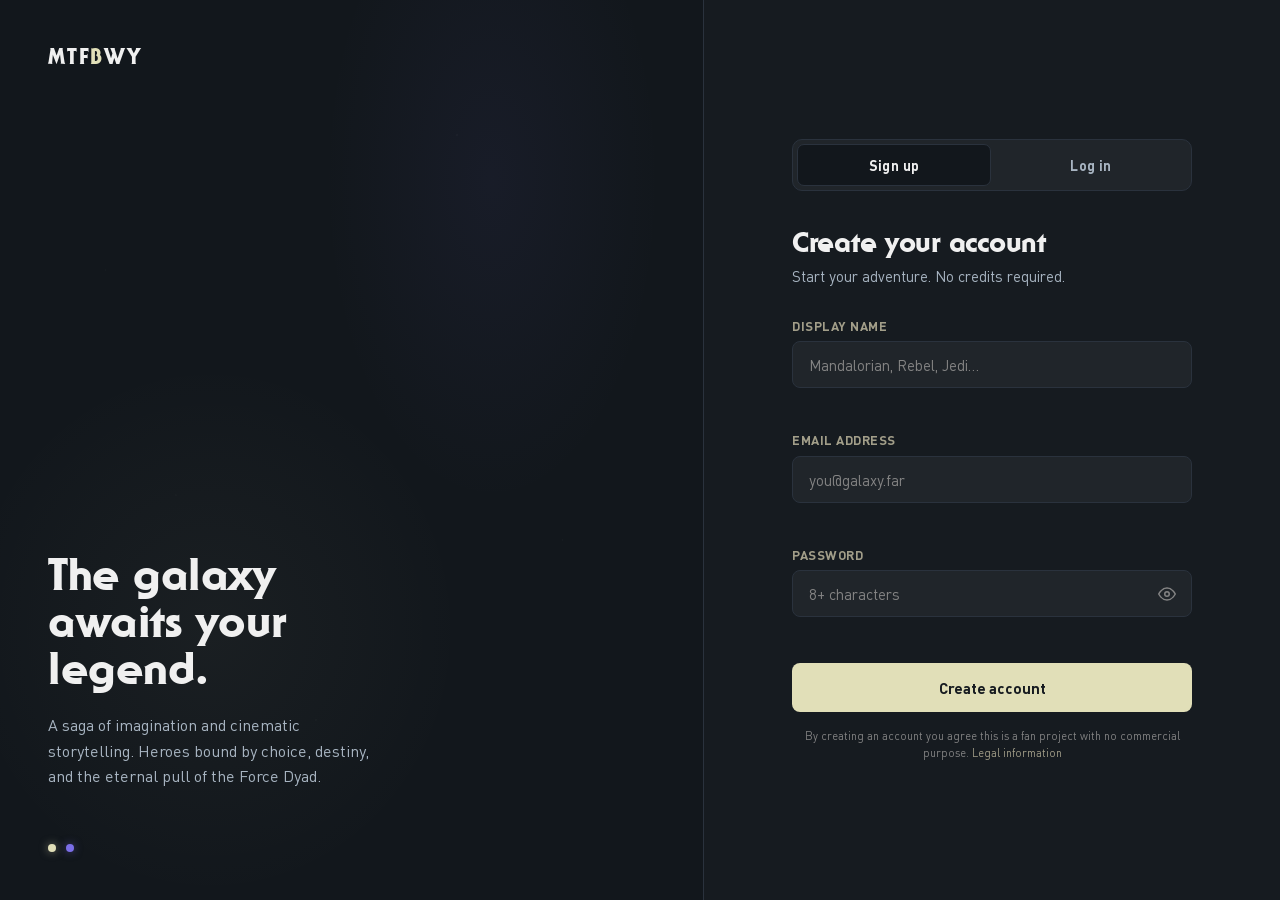
<file: auth.html>
<!DOCTYPE html>
<html lang="en-GB">
<head>
  <meta charset="UTF-8">
  <meta name="viewport" content="width=device-width, initial-scale=1.0">
  <title>Sign In — MTFBYW</title>
  <link rel="stylesheet" href="css/tokens.css">
  <link rel="stylesheet" href="css/auth.css">
</head>
<body class="auth-body">

<div class="auth-shell">

  <!-- Left panel — brand / atmosphere -->
  <div class="auth-panel auth-panel--brand" aria-hidden="true">
    <a href="index.html" class="auth-logo">MTF<span>B</span>WY</a>
    <div class="auth-panel__content">
      <h1 class="auth-panel__heading">The galaxy<br>awaits your<br>legend.</h1>
      <p class="auth-panel__sub">A saga of imagination and cinematic storytelling. Heroes bound by choice, destiny, and the eternal pull of the Force Dyad.</p>
    </div>
    <div class="auth-panel__dyad">
      <span class="auth-dyad-dot auth-dyad-dot--balance"></span>
      <span class="auth-dyad-dot auth-dyad-dot--despair"></span>
    </div>
  </div>

  <!-- Right panel — form -->
  <div class="auth-panel auth-panel--form">
    <div class="auth-form-wrap">

      <!-- Tab switcher: Sign up / Log in -->
      <div class="auth-tabs" role="tablist">
        <button class="auth-tab active" id="tab-signup" role="tab" aria-selected="true"  aria-controls="pane-signup"  onclick="AuthUI.switchTab('signup')">Sign up</button>
        <button class="auth-tab"        id="tab-login"  role="tab" aria-selected="false" aria-controls="pane-login"   onclick="AuthUI.switchTab('login')">Log in</button>
      </div>

      <!-- ── Sign up pane ── -->
      <div class="auth-pane active" id="pane-signup" role="tabpanel" aria-labelledby="tab-signup">
        <h2 class="auth-form__title">Create your account</h2>
        <p class="auth-form__sub">Start your adventure. No credits required.</p>

        <form class="auth-form" id="form-signup" novalidate onsubmit="AuthUI.handleSignup(event)">

          <div class="auth-field" id="field-name">
            <label class="auth-label" for="signup-name">Display name</label>
            <input class="auth-input" type="text" id="signup-name" name="name" autocomplete="name" placeholder="Mandalorian, Rebel, Jedi…" required>
            <span class="auth-field-error" aria-live="polite"></span>
          </div>

          <div class="auth-field" id="field-email">
            <label class="auth-label" for="signup-email">Email address</label>
            <input class="auth-input" type="email" id="signup-email" name="email" autocomplete="email" placeholder="you@galaxy.far" required>
            <span class="auth-field-error" aria-live="polite"></span>
          </div>

          <div class="auth-field" id="field-password">
            <label class="auth-label" for="signup-password">Password</label>
            <div class="auth-input-wrap">
              <input class="auth-input" type="password" id="signup-password" name="password" autocomplete="new-password" placeholder="8+ characters" required minlength="8">
              <button type="button" class="auth-input-toggle" aria-label="Show password" onclick="AuthUI.togglePassword(this)">
                <svg width="18" height="18" viewBox="0 0 24 24" fill="none" stroke="currentColor" stroke-width="2"><path d="M1 12s4-8 11-8 11 8 11 8-4 8-11 8-11-8-11-8z"/><circle cx="12" cy="12" r="3"/></svg>
              </button>
            </div>
            <span class="auth-field-error" aria-live="polite"></span>
          </div>

          <div class="auth-field-error auth-form-error" id="signup-form-error" aria-live="assertive"></div>

          <button class="auth-btn auth-btn--primary" type="submit">
            <span class="auth-btn__label">Create account</span>
            <span class="auth-btn__spinner" aria-hidden="true"></span>
          </button>

        </form>

        <p class="auth-terms">By creating an account you agree this is a fan project with no commercial purpose. <a href="#">Legal information</a></p>
      </div>

      <!-- ── Log in pane ── -->
      <div class="auth-pane" id="pane-login" role="tabpanel" aria-labelledby="tab-login">
        <h2 class="auth-form__title">Welcome back</h2>
        <p class="auth-form__sub">The Force has been keeping your seat warm.</p>

        <form class="auth-form" id="form-login" novalidate onsubmit="AuthUI.handleLogin(event)">

          <div class="auth-field" id="login-field-email">
            <label class="auth-label" for="login-email">Email address</label>
            <input class="auth-input" type="email" id="login-email" name="email" autocomplete="email" placeholder="you@galaxy.far" required>
            <span class="auth-field-error" aria-live="polite"></span>
          </div>

          <div class="auth-field" id="login-field-password">
            <label class="auth-label" for="login-password">Password</label>
            <div class="auth-input-wrap">
              <input class="auth-input" type="password" id="login-password" name="password" autocomplete="current-password" placeholder="Your password" required>
              <button type="button" class="auth-input-toggle" aria-label="Show password" onclick="AuthUI.togglePassword(this)">
                <svg width="18" height="18" viewBox="0 0 24 24" fill="none" stroke="currentColor" stroke-width="2"><path d="M1 12s4-8 11-8 11 8 11 8-4 8-11 8-11-8-11-8z"/><circle cx="12" cy="12" r="3"/></svg>
              </button>
            </div>
            <span class="auth-field-error" aria-live="polite"></span>
          </div>

          <div class="auth-field-error auth-form-error" id="login-form-error" aria-live="assertive"></div>

          <button class="auth-btn auth-btn--primary" type="submit">
            <span class="auth-btn__label">Log in</span>
            <span class="auth-btn__spinner" aria-hidden="true"></span>
          </button>

          <a href="#" class="auth-forgot" onclick="AuthUI.showForgotPassword(event)">Forgotten your password?</a>
        </form>
      </div>

      <!-- ── Forgotten password pane ── -->
      <div class="auth-pane" id="pane-forgot" role="tabpanel">
        <button class="auth-back" onclick="AuthUI.switchTab('login')">
          <svg width="16" height="16" viewBox="0 0 24 24" fill="none" stroke="currentColor" stroke-width="2"><polyline points="15 18 9 12 15 6"/></svg>
          Back to log in
        </button>
        <h2 class="auth-form__title">Reset your password</h2>
        <p class="auth-form__sub">Enter your email and we'll send a reset link.</p>
        <form class="auth-form" id="form-forgot" novalidate onsubmit="AuthUI.handleForgot(event)">
          <div class="auth-field" id="forgot-field-email">
            <label class="auth-label" for="forgot-email">Email address</label>
            <input class="auth-input" type="email" id="forgot-email" name="email" autocomplete="email" placeholder="you@galaxy.far" required>
            <span class="auth-field-error" aria-live="polite"></span>
          </div>
          <button class="auth-btn auth-btn--primary" type="submit">
            <span class="auth-btn__label">Send reset link</span>
            <span class="auth-btn__spinner" aria-hidden="true"></span>
          </button>
        </form>
      </div>

      <!-- ── Confirmation / Success pane ── -->
      <div class="auth-pane" id="pane-confirm" role="tabpanel">
        <div class="auth-confirm">
          <div class="auth-confirm__icon">
            <svg width="40" height="40" viewBox="0 0 24 24" fill="none" stroke="var(--color-text-gold)" stroke-width="1.5"><path d="M22 16.92v3a2 2 0 01-2.18 2 19.79 19.79 0 01-8.63-3.07A19.5 19.5 0 013.07 8.81a19.79 19.79 0 01-3.07-8.63A2 2 0 012 .18h3a2 2 0 012 1.72 12.84 12.84 0 00.7 2.81 2 2 0 01-.45 2.11L6.09 7.91a16 16 0 006 6l1.27-1.27a2 2 0 012.11-.45 12.84 12.84 0 002.81.7A2 2 0 0122 14z"/></svg>
          </div>
          <h2 class="auth-form__title" id="confirm-heading">Check your email</h2>
          <p class="auth-form__sub" id="confirm-body">We've sent a confirmation link to <strong id="confirm-email"></strong>. Open it to activate your account.</p>
          <p class="auth-confirm__resend">Didn't receive it? <button type="button" class="auth-link-btn" onclick="AuthUI.resend()">Resend email</button></p>
        </div>
      </div>

    </div><!-- /auth-form-wrap -->
  </div><!-- /auth-panel--form -->

</div><!-- /auth-shell -->

<script>
'use strict';
const AuthUI = {
  switchTab(tab) {
    document.querySelectorAll('.auth-tab').forEach(b => {
      b.classList.toggle('active', b.id === `tab-${tab}`);
      b.setAttribute('aria-selected', b.id === `tab-${tab}`);
    });
    document.querySelectorAll('.auth-pane').forEach(p => {
      p.classList.toggle('active', p.id === `pane-${tab}`);
    });
  },

  showPane(id) {
    document.querySelectorAll('.auth-tab').forEach(b => b.classList.remove('active'));
    document.querySelectorAll('.auth-pane').forEach(p => p.classList.toggle('active', p.id === id));
  },

  showForgotPassword(e) {
    e.preventDefault();
    this.showPane('pane-forgot');
  },

  togglePassword(btn) {
    const input = btn.closest('.auth-input-wrap').querySelector('input');
    const isHidden = input.type === 'password';
    input.type = isHidden ? 'text' : 'password';
    btn.setAttribute('aria-label', isHidden ? 'Hide password' : 'Show password');
  },

  setLoading(formId, loading) {
    const form = document.getElementById(formId);
    if (!form) return;
    const btn = form.querySelector('.auth-btn--primary');
    btn.classList.toggle('loading', loading);
    btn.disabled = loading;
  },

  clearErrors(formId) {
    const form = document.getElementById(formId);
    if (!form) return;
    form.querySelectorAll('.auth-field').forEach(f => f.classList.remove('error'));
    form.querySelectorAll('.auth-field-error').forEach(e => e.textContent = '');
    const fe = form.closest('.auth-pane')?.querySelector('.auth-form-error');
    if (fe) fe.textContent = '';
  },

  fieldError(inputId, message) {
    const input = document.getElementById(inputId);
    if (!input) return;
    const field = input.closest('.auth-field');
    field.classList.add('error');
    const err = field.querySelector('.auth-field-error');
    if (err) err.textContent = message;
    input.focus();
  },

  validate(fields) {
    // fields: [{id, check, message}, ...]
    for (const {id, check, message} of fields) {
      const el = document.getElementById(id);
      if (!el) continue;
      if (!check(el.value)) {
        this.fieldError(id, message);
        return false;
      }
    }
    return true;
  },

  handleSignup(e) {
    e.preventDefault();
    this.clearErrors('form-signup');
    const ok = this.validate([
      { id: 'signup-name',     check: v => v.trim().length >= 2,      message: 'Enter a display name (at least 2 characters).' },
      { id: 'signup-email',    check: v => /^[^\s@]+@[^\s@]+\.[^\s@]+$/.test(v), message: 'Enter a valid email address.' },
      { id: 'signup-password', check: v => v.length >= 8,             message: 'Password must be at least 8 characters.' },
    ]);
    if (!ok) return;
    this.setLoading('form-signup', true);
    setTimeout(() => {
      this.setLoading('form-signup', false);
      const email = document.getElementById('signup-email').value;
      document.getElementById('confirm-email').textContent = email;
      document.getElementById('confirm-heading').textContent = 'Check your email';
      document.getElementById('confirm-body').innerHTML = `We've sent a confirmation link to <strong>${email}</strong>. Open it to activate your account.`;
      this.showPane('pane-confirm');
    }, 1200);
  },

  handleLogin(e) {
    e.preventDefault();
    this.clearErrors('form-login');
    const ok = this.validate([
      { id: 'login-email',    check: v => /^[^\s@]+@[^\s@]+\.[^\s@]+$/.test(v), message: 'Enter your email address.' },
      { id: 'login-password', check: v => v.length >= 1, message: 'Enter your password.' },
    ]);
    if (!ok) return;
    this.setLoading('form-login', true);
    setTimeout(() => {
      this.setLoading('form-login', false);
      // Simulate auth error for demo
      const err = document.getElementById('login-form-error');
      if (err) {
        err.textContent = 'Those credentials don\'t match. Try again or reset your password.';
        document.getElementById('login-field-email').closest('.auth-field').classList.add('error');
        document.getElementById('login-field-password').closest('.auth-field').classList.add('error');
      }
    }, 1200);
  },

  handleForgot(e) {
    e.preventDefault();
    this.clearErrors('form-forgot');
    const ok = this.validate([
      { id: 'forgot-email', check: v => /^[^\s@]+@[^\s@]+\.[^\s@]+$/.test(v), message: 'Enter a valid email address.' },
    ]);
    if (!ok) return;
    this.setLoading('form-forgot', true);
    setTimeout(() => {
      this.setLoading('form-forgot', false);
      const email = document.getElementById('forgot-email').value;
      document.getElementById('confirm-email').textContent = email;
      document.getElementById('confirm-heading').textContent = 'Reset link sent';
      document.getElementById('confirm-body').innerHTML = `We've sent a password reset link to <strong>${email}</strong>. Check your inbox.`;
      this.showPane('pane-confirm');
    }, 1200);
  },

  resend() {
    const btn = document.querySelector('.auth-confirm__resend .auth-link-btn');
    if (btn) {
      btn.textContent = 'Sent!';
      btn.disabled = true;
      setTimeout(() => { btn.textContent = 'Resend email'; btn.disabled = false; }, 3000);
    }
  }
};
</script>

</body>
</html>
</file>
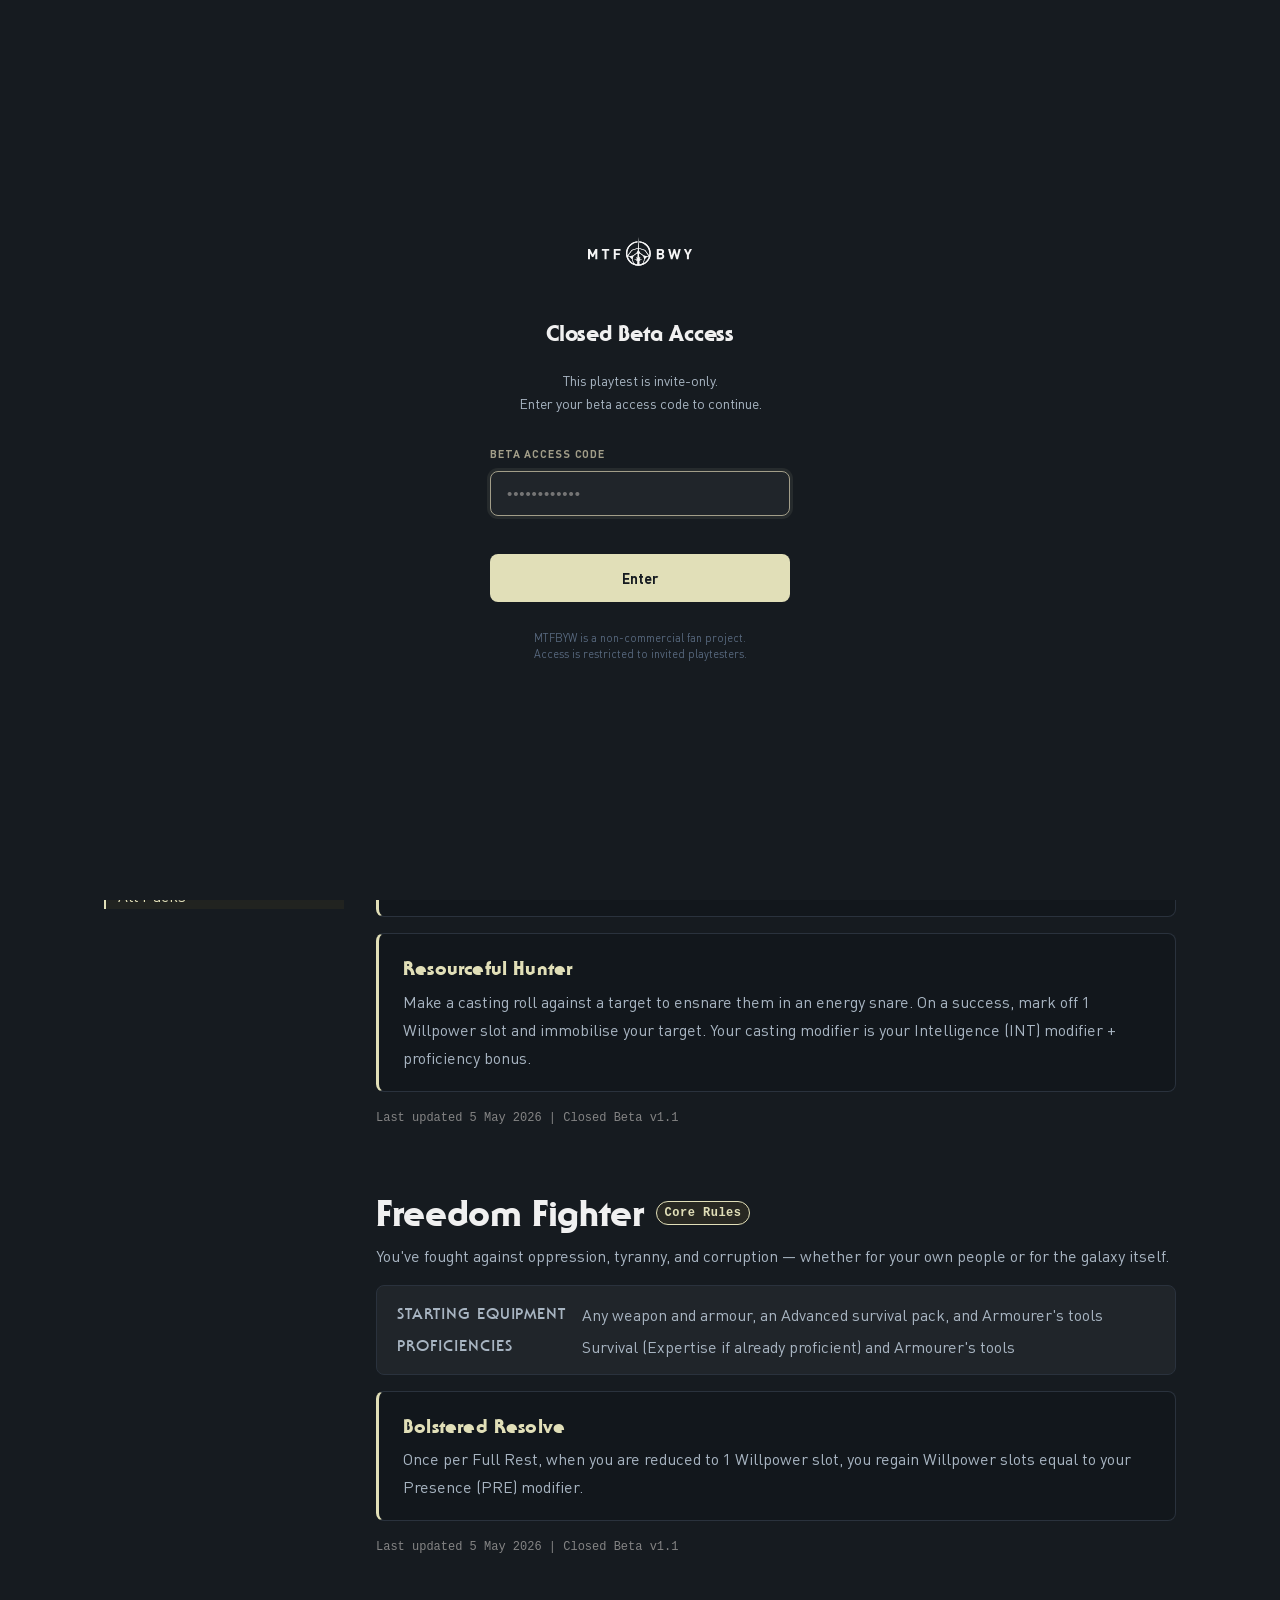
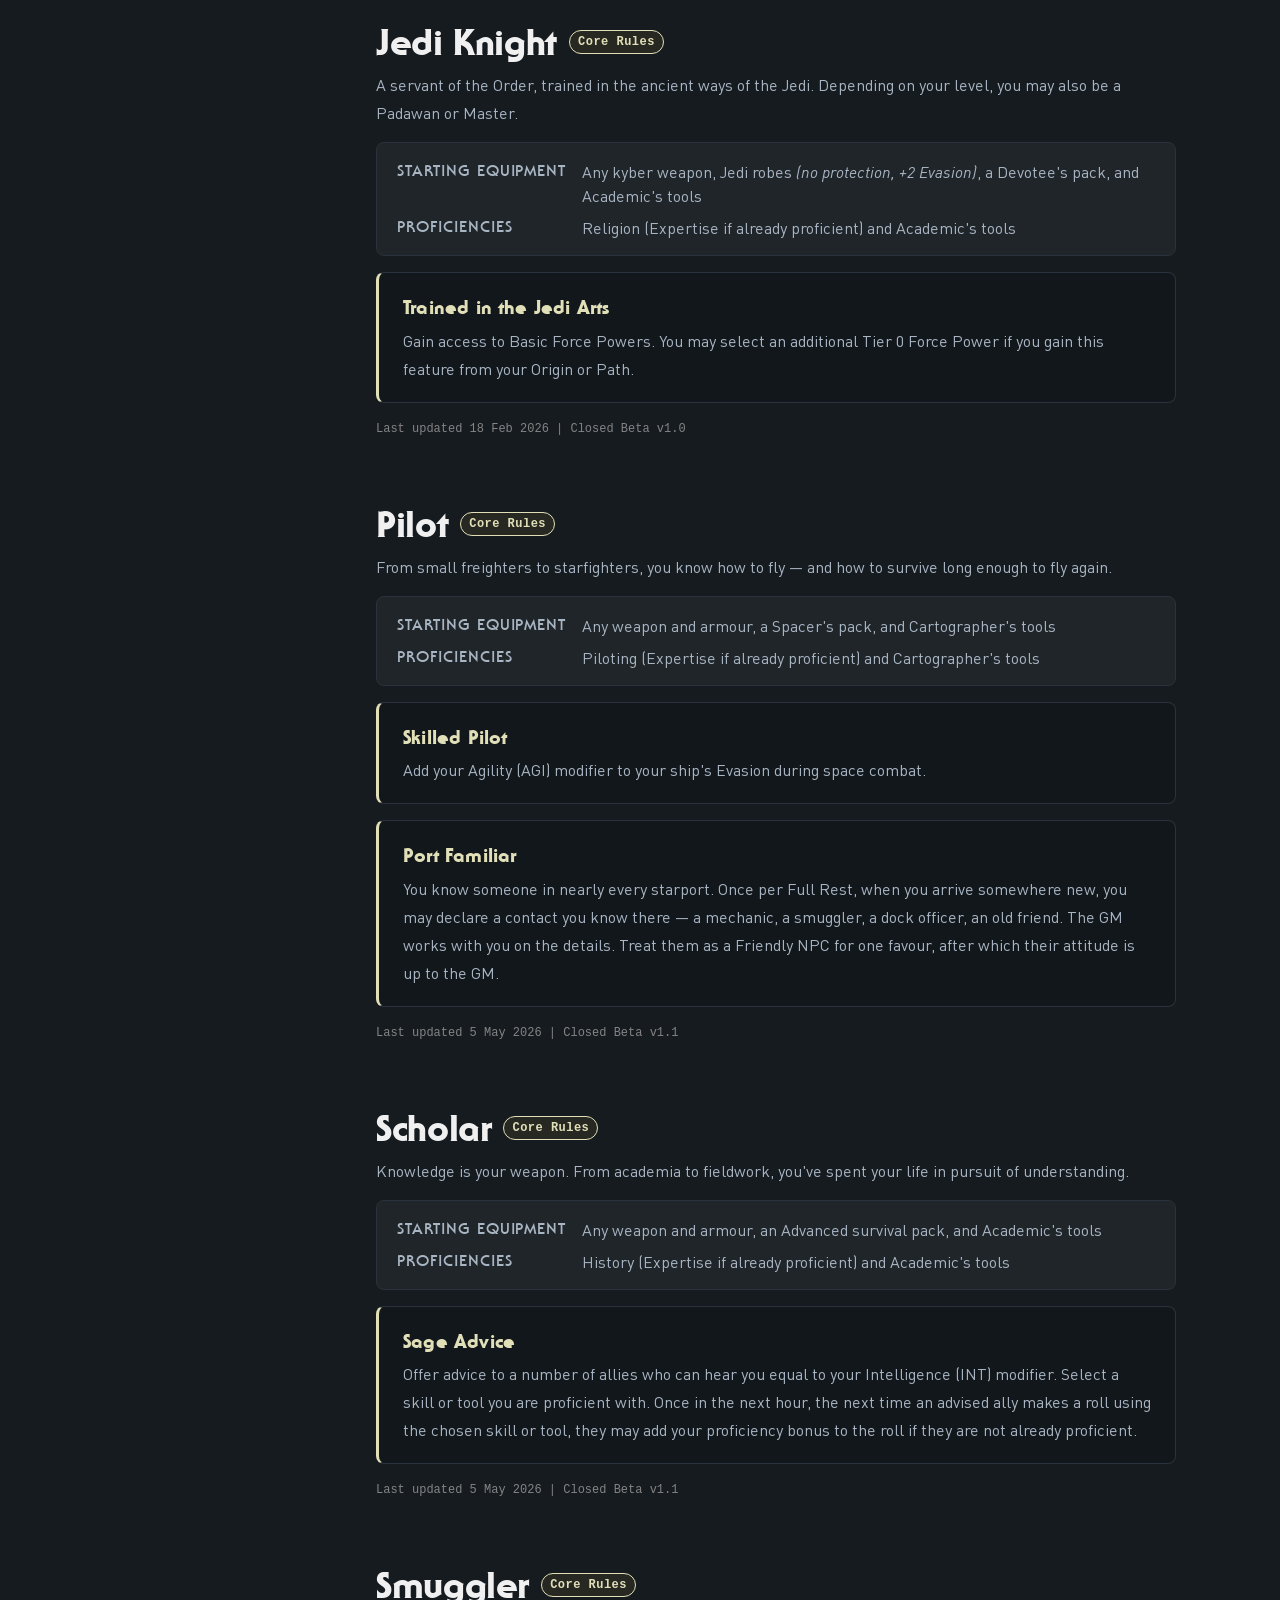
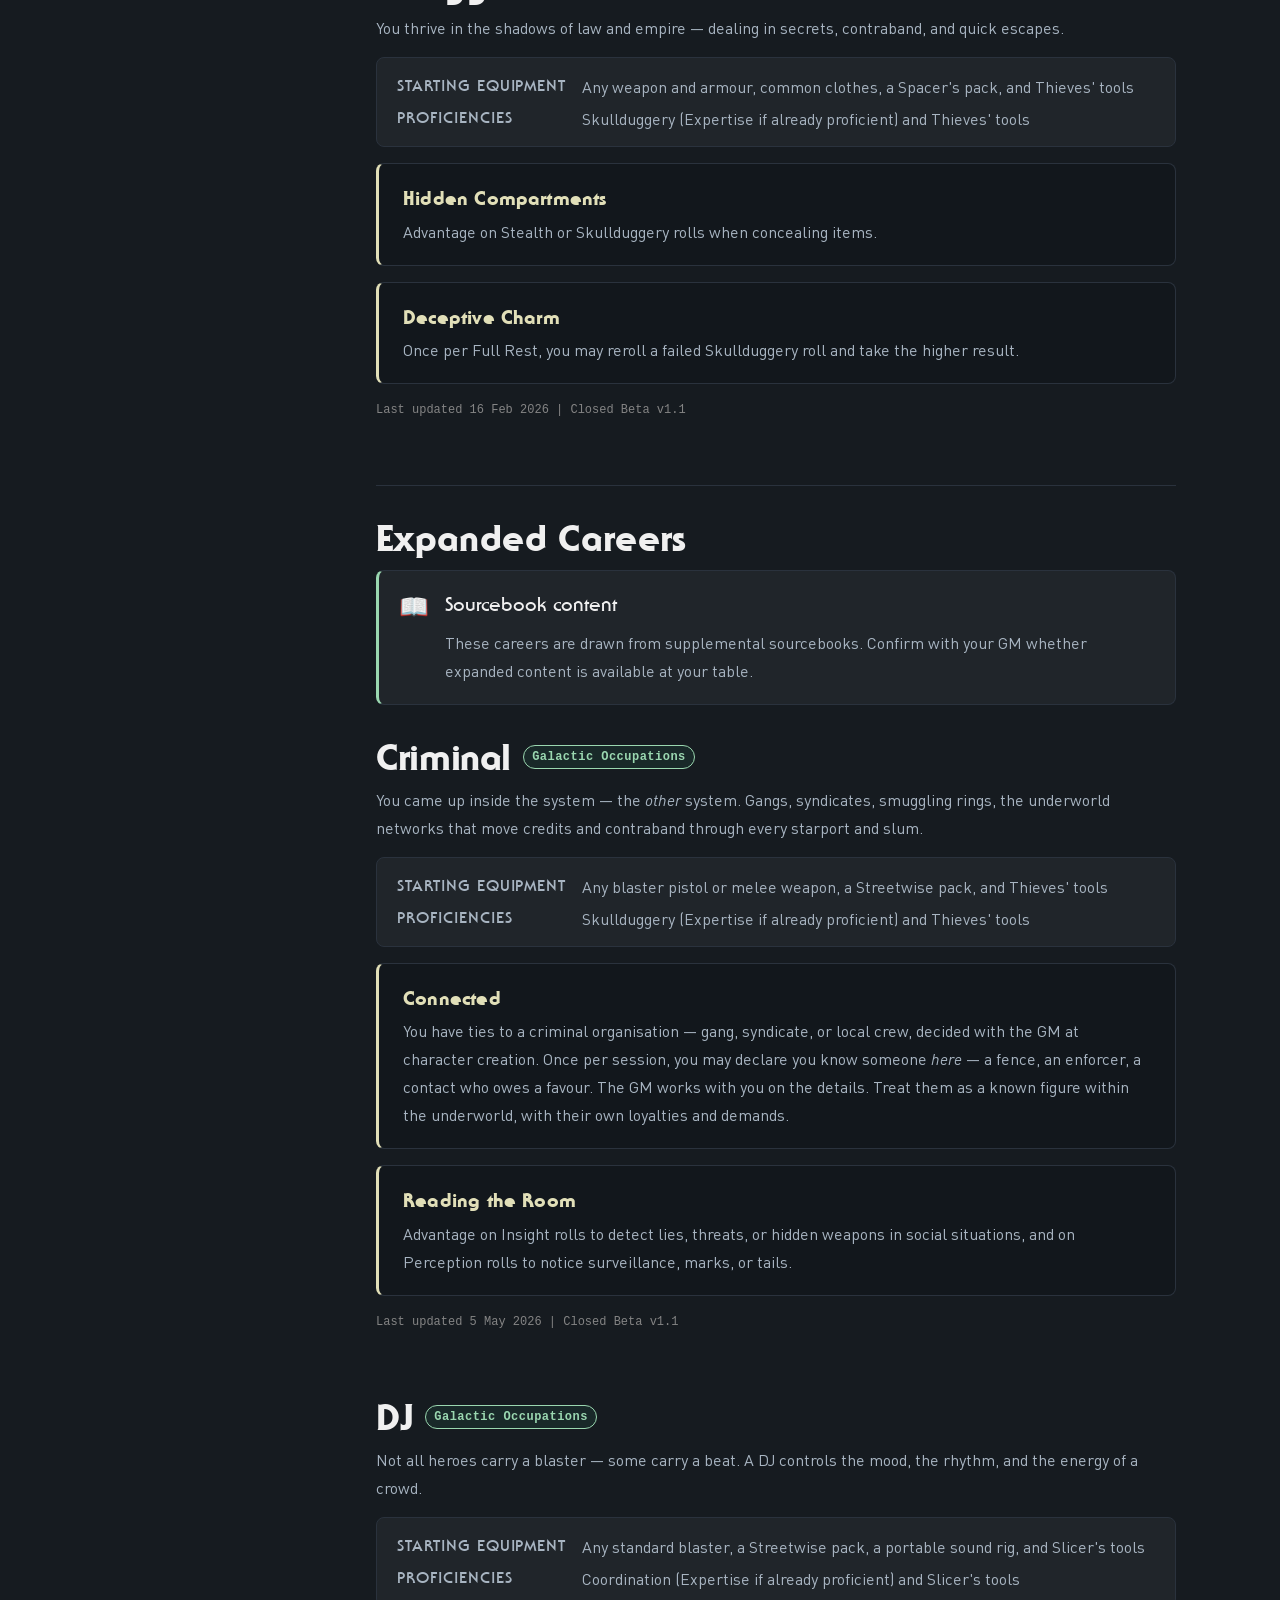
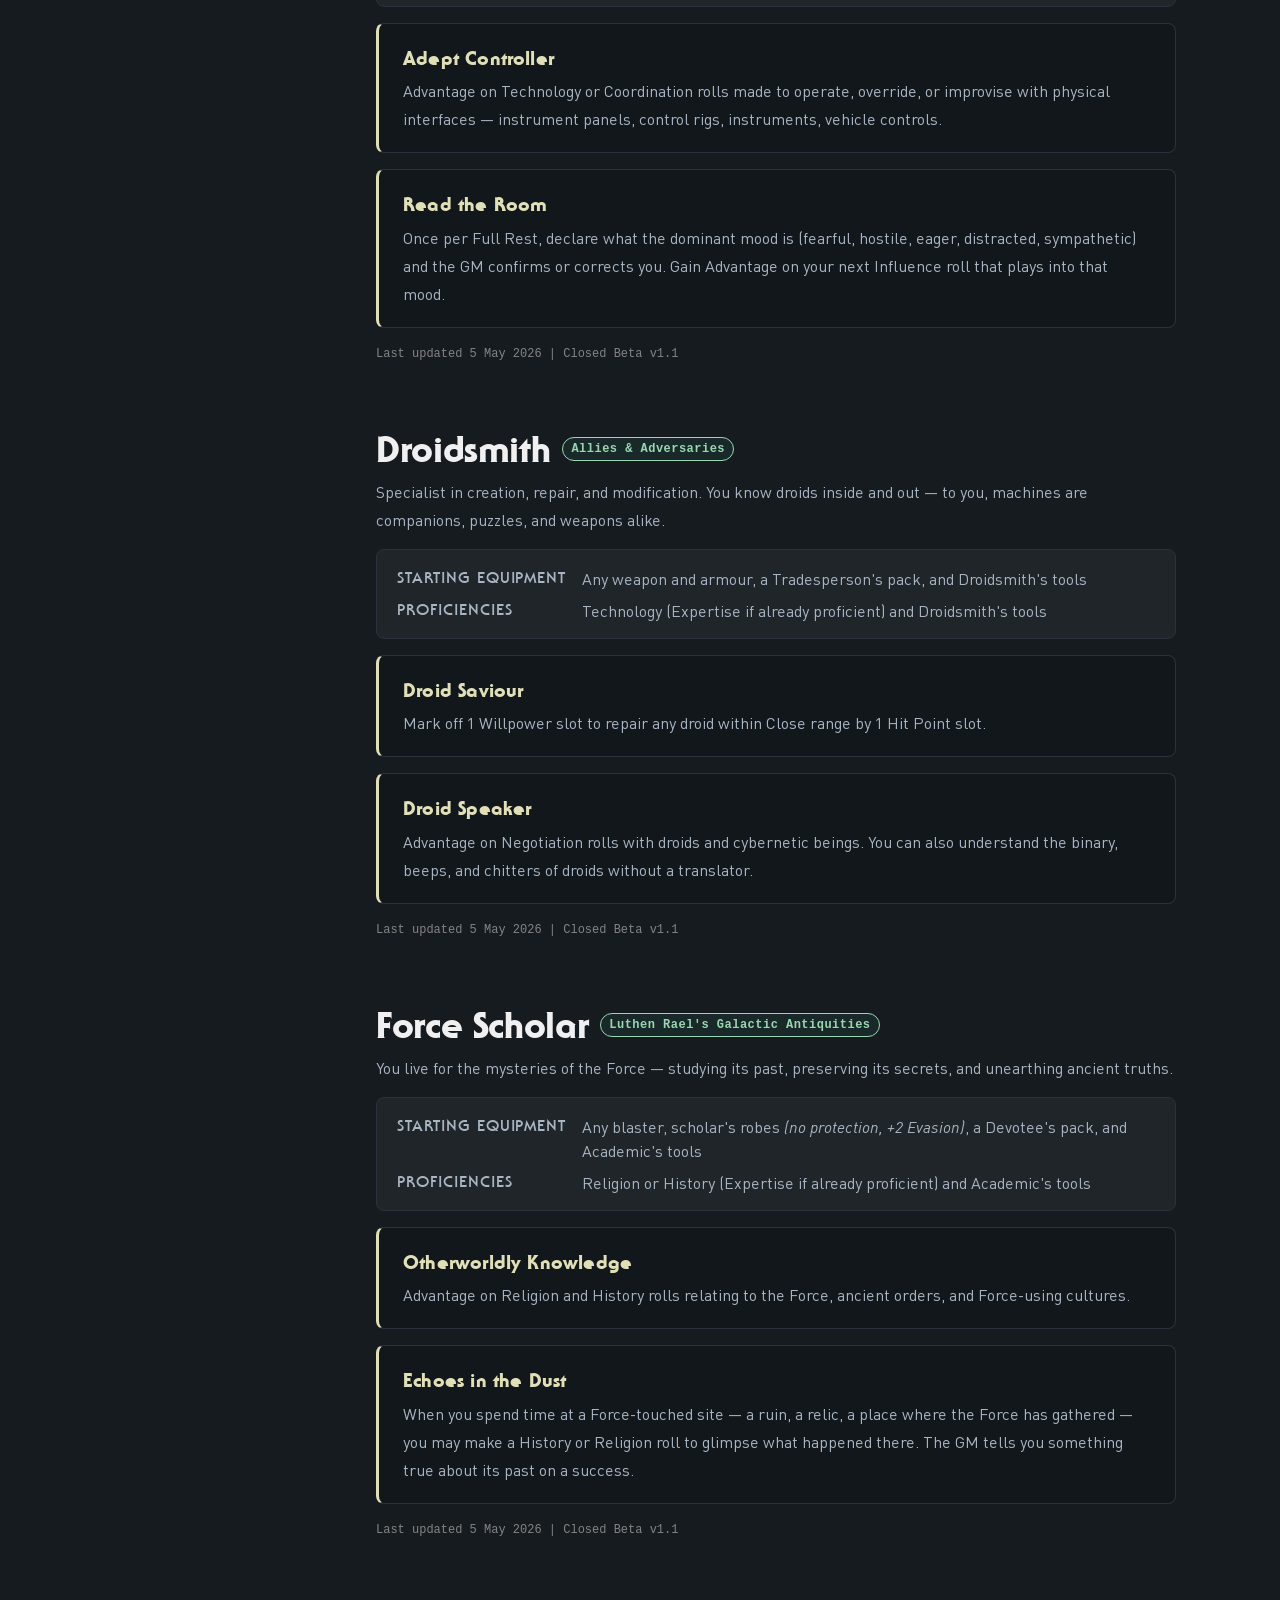
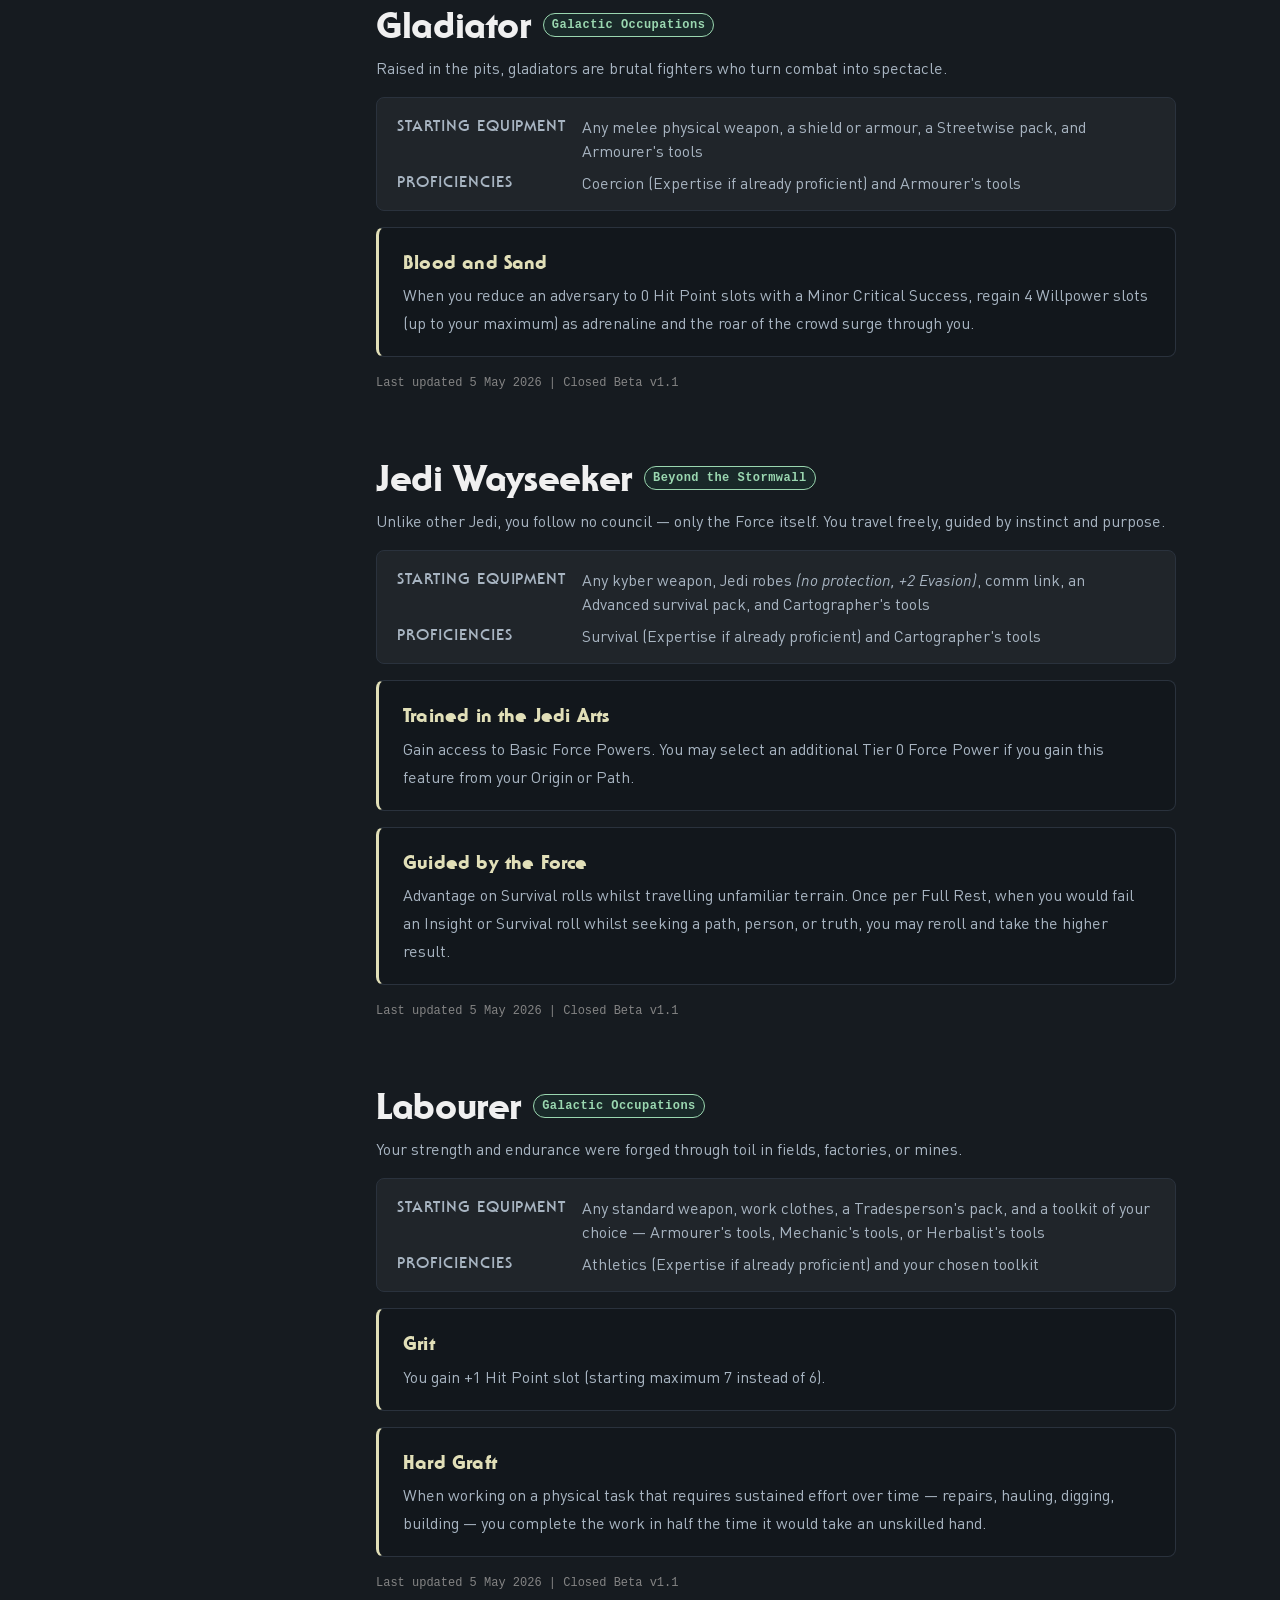
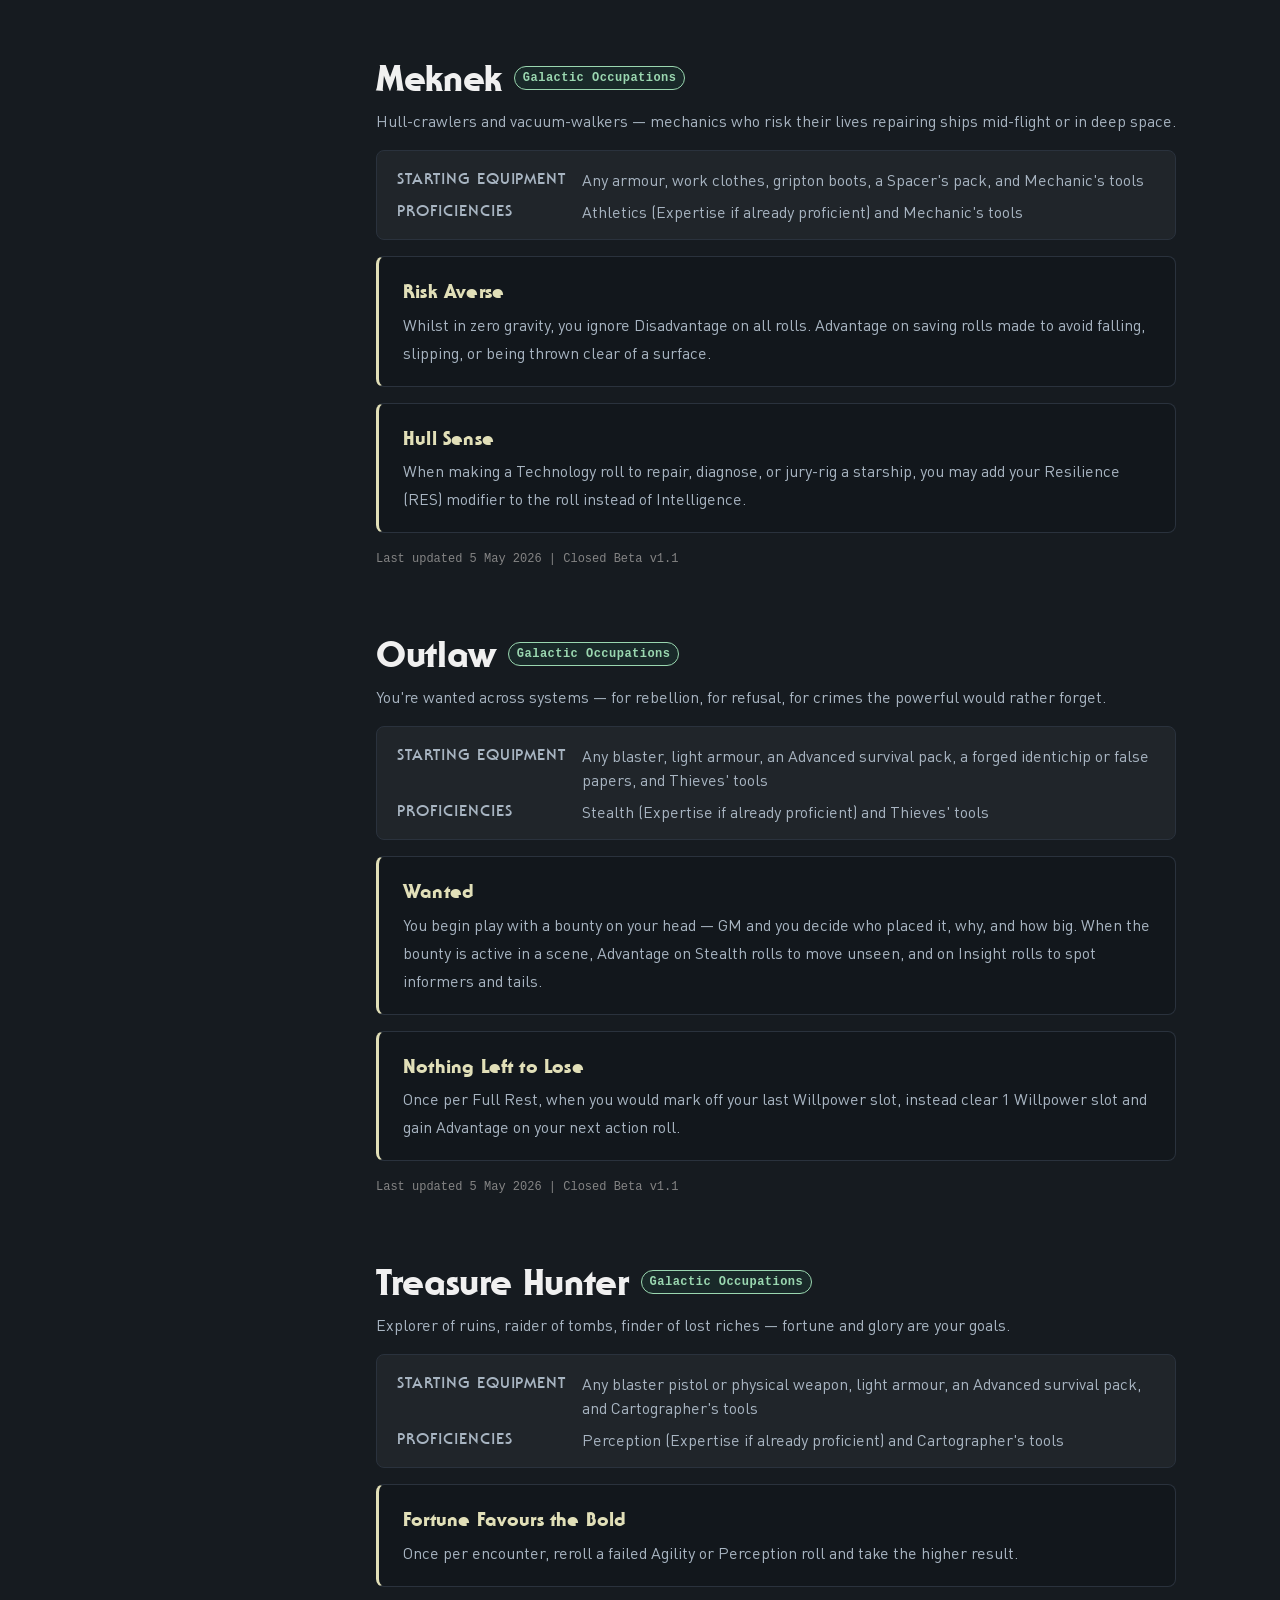
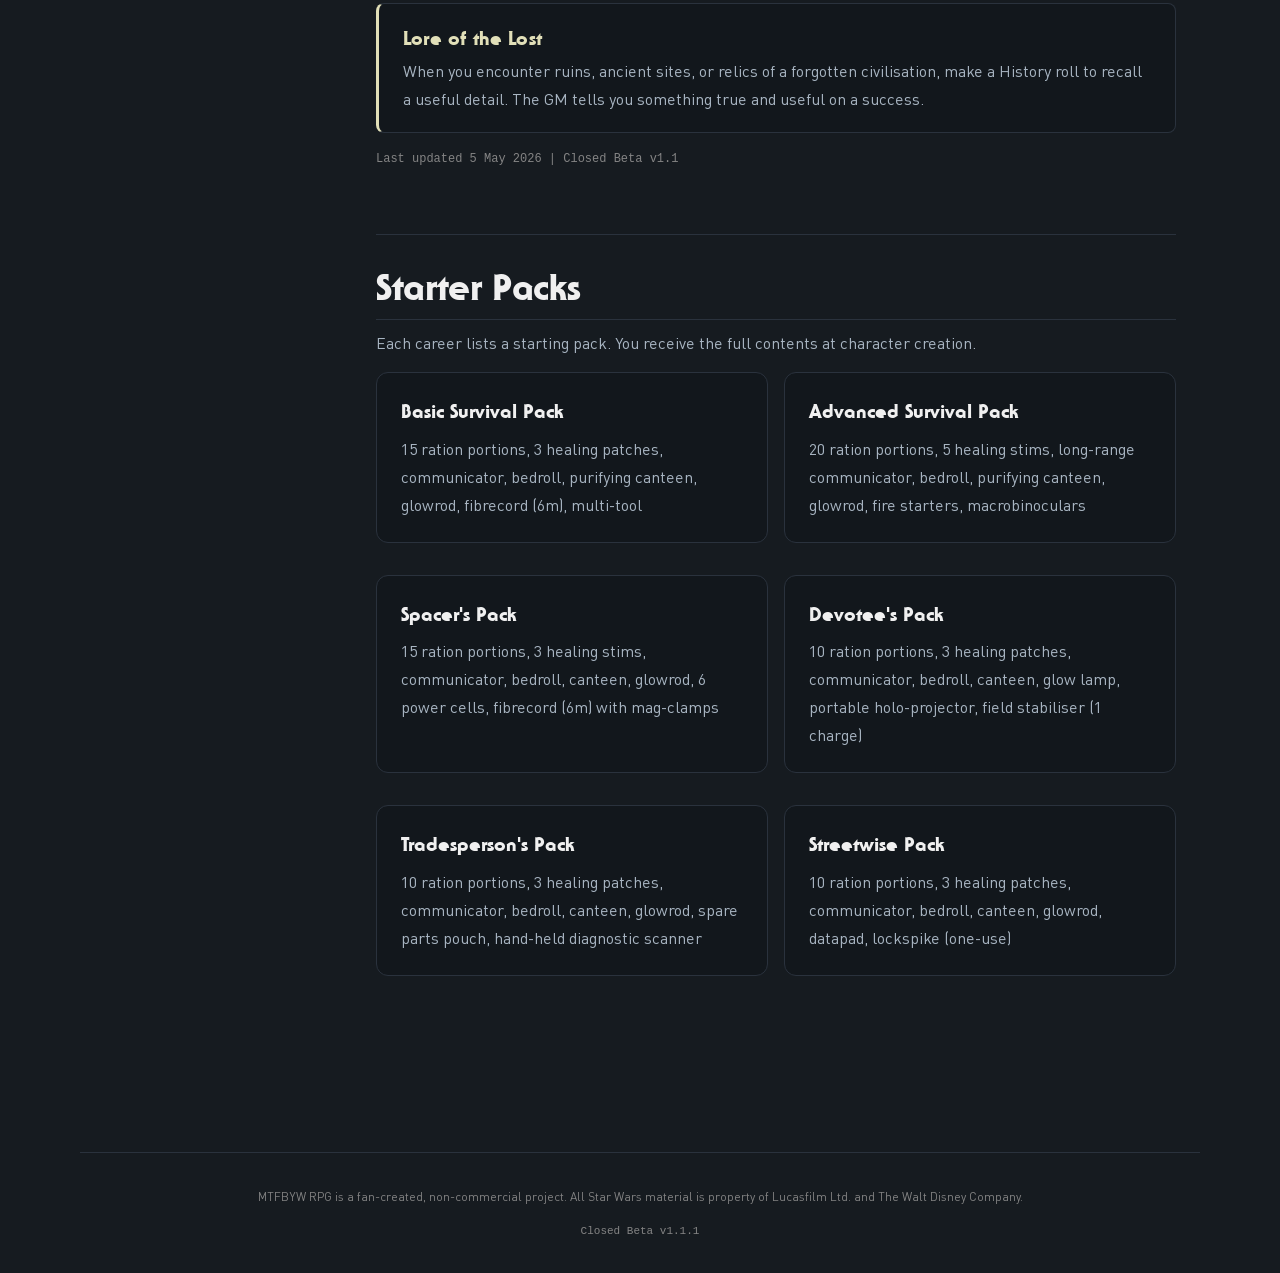
<file: careers.html>
<!DOCTYPE html>
<html lang="en-GB">
<head>
  <meta charset="UTF-8">
  <script src="js/gate.js"></script>
  <meta name="viewport" content="width=device-width, initial-scale=1.0">
  <title>Careers — MTFBYW</title>
  <link rel="stylesheet" href="css/tokens.css">
  <link rel="stylesheet" href="css/layout.css">
</head>
<body>
<div id="site-header-mount"></div>
<div class="page-wrap">
  <aside class="sidebar">
    <div class="sidebar-group">
      <span class="sidebar-label">Core Rules</span>
      <a href="#bounty-hunter"   class="sidebar-link">Bounty Hunter</a>
      <a href="#freedom-fighter" class="sidebar-link">Freedom Fighter</a>
      <a href="#jedi-knight"     class="sidebar-link">Jedi Knight</a>
      <a href="#pilot"           class="sidebar-link">Pilot</a>
      <a href="#scholar"         class="sidebar-link">Scholar</a>
      <a href="#smuggler"        class="sidebar-link">Smuggler</a>
    </div>
    <div class="sidebar-group">
      <span class="sidebar-label">Expanded</span>
      <a href="#criminal"        class="sidebar-link">Criminal</a>
      <a href="#dj"              class="sidebar-link">DJ</a>
      <a href="#droidsmith"      class="sidebar-link">Droidsmith</a>
      <a href="#force-scholar"   class="sidebar-link">Force Scholar</a>
      <a href="#gladiator"       class="sidebar-link">Gladiator</a>
      <a href="#jedi-wayseeker"  class="sidebar-link">Jedi Wayseeker</a>
      <a href="#labourer"        class="sidebar-link">Labourer</a>
      <a href="#meknek"          class="sidebar-link">Meknek</a>
      <a href="#outlaw"          class="sidebar-link">Outlaw</a>
      <a href="#treasure-hunter" class="sidebar-link">Treasure Hunter</a>
    </div>
    <div class="sidebar-group">
      <span class="sidebar-label">Starter Packs</span>
      <a href="#starter-packs"   class="sidebar-link">All Packs</a>
    </div>
  </aside>

  <article class="content">
    <header class="page-hero">
      <span class="page-hero__eyebrow">Chapter 4</span>
      <h1 class="page-hero__title">Choose a <em>Career</em></h1>
      <p class="page-hero__lead">Your career shapes your starting gear, special features, and proficiencies — the livelihood that defines who you are in the galaxy's economy of survival.</p>
    </header>

    <div class="callout callout--tip" style="margin-bottom:var(--space-8);">
      <div class="callout__icon">💡</div>
      <div class="callout__body">
        <div class="callout__title">Expertise on overlap</div>
        <p>If you gain a proficiency from your career that you already have from your Species, Origin, or Path, you instead gain <strong>Expertise</strong> in that skill.</p>
      </div>
    </div>

    <section id="bounty-hunter" class="rule-section">
      <div style="display:flex;align-items:center;gap:var(--space-3);margin-bottom:var(--space-2);">
        <h2 class="section-title" style="margin-bottom:0;border:none;padding-bottom:0;">Bounty Hunter</h2>
        <span class="badge badge--core">Core Rules</span>
      </div>
      <p>Feared across the galaxy, you are a predator of sentients — capturing, hunting, or eliminating for credits.</p>
      <div class="stat-row">
        <span class="stat-label">Starting Equipment</span><span class="stat-value">Any weapon and armour, an Advanced survival pack, and Torturer's tools</span>
        <span class="stat-label">Proficiencies</span><span class="stat-value">Survival (Expertise if already proficient) and Torturer's tools</span>
      </div>
      <div class="feature-block"><div class="feature-block__name">Feared</div><p>You have Advantage on Coercion rolls.</p></div>
      <div class="feature-block"><div class="feature-block__name">Resourceful Hunter</div><p>Make a casting roll against a target to ensnare them in an energy snare. On a success, mark off 1 Willpower slot and immobilise your target. Your casting modifier is your Intelligence (INT) modifier + proficiency bonus.</p></div>
      <p style="color:var(--color-text-muted);font-size:var(--text-xs);font-family:var(--font-mono);">Last updated 5 May 2026 | Closed Beta v1.1</p>
    </section>

    <section id="freedom-fighter" class="rule-section">
      <div style="display:flex;align-items:center;gap:var(--space-3);margin-bottom:var(--space-2);">
        <h2 class="section-title" style="margin-bottom:0;border:none;padding-bottom:0;">Freedom Fighter</h2>
        <span class="badge badge--core">Core Rules</span>
      </div>
      <p>You've fought against oppression, tyranny, and corruption — whether for your own people or for the galaxy itself.</p>
      <div class="stat-row">
        <span class="stat-label">Starting Equipment</span><span class="stat-value">Any weapon and armour, an Advanced survival pack, and Armourer's tools</span>
        <span class="stat-label">Proficiencies</span><span class="stat-value">Survival (Expertise if already proficient) and Armourer's tools</span>
      </div>
      <div class="feature-block"><div class="feature-block__name">Bolstered Resolve</div><p>Once per Full Rest, when you are reduced to 1 Willpower slot, you regain Willpower slots equal to your Presence (PRE) modifier.</p></div>
      <p style="color:var(--color-text-muted);font-size:var(--text-xs);font-family:var(--font-mono);">Last updated 5 May 2026 | Closed Beta v1.1</p>
    </section>

    <section id="jedi-knight" class="rule-section">
      <div style="display:flex;align-items:center;gap:var(--space-3);margin-bottom:var(--space-2);">
        <h2 class="section-title" style="margin-bottom:0;border:none;padding-bottom:0;">Jedi Knight</h2>
        <span class="badge badge--core">Core Rules</span>
      </div>
      <p>A servant of the Order, trained in the ancient ways of the Jedi. Depending on your level, you may also be a Padawan or Master.</p>
      <div class="stat-row">
        <span class="stat-label">Starting Equipment</span><span class="stat-value">Any kyber weapon, Jedi robes <em>(no protection, +2 Evasion)</em>, a Devotee's pack, and Academic's tools</span>
        <span class="stat-label">Proficiencies</span><span class="stat-value">Religion (Expertise if already proficient) and Academic's tools</span>
      </div>
      <div class="feature-block"><div class="feature-block__name">Trained in the Jedi Arts</div><p>Gain access to Basic Force Powers. You may select an additional Tier 0 Force Power if you gain this feature from your Origin or Path.</p></div>
      <p style="color:var(--color-text-muted);font-size:var(--text-xs);font-family:var(--font-mono);">Last updated 18 Feb 2026 | Closed Beta v1.0</p>
    </section>

    <section id="pilot" class="rule-section">
      <div style="display:flex;align-items:center;gap:var(--space-3);margin-bottom:var(--space-2);">
        <h2 class="section-title" style="margin-bottom:0;border:none;padding-bottom:0;">Pilot</h2>
        <span class="badge badge--core">Core Rules</span>
      </div>
      <p>From small freighters to starfighters, you know how to fly — and how to survive long enough to fly again.</p>
      <div class="stat-row">
        <span class="stat-label">Starting Equipment</span><span class="stat-value">Any weapon and armour, a Spacer's pack, and Cartographer's tools</span>
        <span class="stat-label">Proficiencies</span><span class="stat-value">Piloting (Expertise if already proficient) and Cartographer's tools</span>
      </div>
      <div class="feature-block"><div class="feature-block__name">Skilled Pilot</div><p>Add your Agility (AGI) modifier to your ship's Evasion during space combat.</p></div>
      <div class="feature-block"><div class="feature-block__name">Port Familiar</div><p>You know someone in nearly every starport. Once per Full Rest, when you arrive somewhere new, you may declare a contact you know there — a mechanic, a smuggler, a dock officer, an old friend. The GM works with you on the details. Treat them as a Friendly NPC for one favour, after which their attitude is up to the GM.</p></div>
      <p style="color:var(--color-text-muted);font-size:var(--text-xs);font-family:var(--font-mono);">Last updated 5 May 2026 | Closed Beta v1.1</p>
    </section>

    <section id="scholar" class="rule-section">
      <div style="display:flex;align-items:center;gap:var(--space-3);margin-bottom:var(--space-2);">
        <h2 class="section-title" style="margin-bottom:0;border:none;padding-bottom:0;">Scholar</h2>
        <span class="badge badge--core">Core Rules</span>
      </div>
      <p>Knowledge is your weapon. From academia to fieldwork, you've spent your life in pursuit of understanding.</p>
      <div class="stat-row">
        <span class="stat-label">Starting Equipment</span><span class="stat-value">Any weapon and armour, an Advanced survival pack, and Academic's tools</span>
        <span class="stat-label">Proficiencies</span><span class="stat-value">History (Expertise if already proficient) and Academic's tools</span>
      </div>
      <div class="feature-block"><div class="feature-block__name">Sage Advice</div><p>Offer advice to a number of allies who can hear you equal to your Intelligence (INT) modifier. Select a skill or tool you are proficient with. Once in the next hour, the next time an advised ally makes a roll using the chosen skill or tool, they may add your proficiency bonus to the roll if they are not already proficient.</p></div>
      <p style="color:var(--color-text-muted);font-size:var(--text-xs);font-family:var(--font-mono);">Last updated 5 May 2026 | Closed Beta v1.1</p>
    </section>

    <section id="smuggler" class="rule-section">
      <div style="display:flex;align-items:center;gap:var(--space-3);margin-bottom:var(--space-2);">
        <h2 class="section-title" style="margin-bottom:0;border:none;padding-bottom:0;">Smuggler</h2>
        <span class="badge badge--core">Core Rules</span>
      </div>
      <p>You thrive in the shadows of law and empire — dealing in secrets, contraband, and quick escapes.</p>
      <div class="stat-row">
        <span class="stat-label">Starting Equipment</span><span class="stat-value">Any weapon and armour, common clothes, a Spacer's pack, and Thieves' tools</span>
        <span class="stat-label">Proficiencies</span><span class="stat-value">Skullduggery (Expertise if already proficient) and Thieves' tools</span>
      </div>
      <div class="feature-block"><div class="feature-block__name">Hidden Compartments</div><p>Advantage on Stealth or Skullduggery rolls when concealing items.</p></div>
      <div class="feature-block"><div class="feature-block__name">Deceptive Charm</div><p>Once per Full Rest, you may reroll a failed Skullduggery roll and take the higher result.</p></div>
      <p style="color:var(--color-text-muted);font-size:var(--text-xs);font-family:var(--font-mono);">Last updated 16 Feb 2026 | Closed Beta v1.1</p>
    </section>

    <hr>

    <div style="margin-bottom:var(--space-8);">
      <h2 style="font-size:var(--text-2xl);font-weight:900;color:var(--color-text);margin-bottom:var(--space-3);">Expanded Careers</h2>
      <div class="callout callout--tip">
        <div class="callout__icon">📖</div>
        <div class="callout__body">
          <div class="callout__title">Sourcebook content</div>
          <p>These careers are drawn from supplemental sourcebooks. Confirm with your GM whether expanded content is available at your table.</p>
        </div>
      </div>
    </div>

    <section id="criminal" class="rule-section">
      <div style="display:flex;align-items:center;gap:var(--space-3);margin-bottom:var(--space-2);">
        <h2 class="section-title" style="margin-bottom:0;border:none;padding-bottom:0;">Criminal</h2>
        <span class="badge badge--sourcebook">Galactic Occupations</span>
      </div>
      <p>You came up inside the system — the <em>other</em> system. Gangs, syndicates, smuggling rings, the underworld networks that move credits and contraband through every starport and slum.</p>
      <div class="stat-row">
        <span class="stat-label">Starting Equipment</span><span class="stat-value">Any blaster pistol or melee weapon, a Streetwise pack, and Thieves' tools</span>
        <span class="stat-label">Proficiencies</span><span class="stat-value">Skullduggery (Expertise if already proficient) and Thieves' tools</span>
      </div>
      <div class="feature-block"><div class="feature-block__name">Connected</div><p>You have ties to a criminal organisation — gang, syndicate, or local crew, decided with the GM at character creation. Once per session, you may declare you know someone <em>here</em> — a fence, an enforcer, a contact who owes a favour. The GM works with you on the details. Treat them as a known figure within the underworld, with their own loyalties and demands.</p></div>
      <div class="feature-block"><div class="feature-block__name">Reading the Room</div><p>Advantage on Insight rolls to detect lies, threats, or hidden weapons in social situations, and on Perception rolls to notice surveillance, marks, or tails.</p></div>
      <p style="color:var(--color-text-muted);font-size:var(--text-xs);font-family:var(--font-mono);">Last updated 5 May 2026 | Closed Beta v1.1</p>
    </section>

    <section id="dj" class="rule-section">
      <div style="display:flex;align-items:center;gap:var(--space-3);margin-bottom:var(--space-2);">
        <h2 class="section-title" style="margin-bottom:0;border:none;padding-bottom:0;">DJ</h2>
        <span class="badge badge--sourcebook">Galactic Occupations</span>
      </div>
      <p>Not all heroes carry a blaster — some carry a beat. A DJ controls the mood, the rhythm, and the energy of a crowd.</p>
      <div class="stat-row">
        <span class="stat-label">Starting Equipment</span><span class="stat-value">Any standard blaster, a Streetwise pack, a portable sound rig, and Slicer's tools</span>
        <span class="stat-label">Proficiencies</span><span class="stat-value">Coordination (Expertise if already proficient) and Slicer's tools</span>
      </div>
      <div class="feature-block"><div class="feature-block__name">Adept Controller</div><p>Advantage on Technology or Coordination rolls made to operate, override, or improvise with physical interfaces — instrument panels, control rigs, instruments, vehicle controls.</p></div>
      <div class="feature-block"><div class="feature-block__name">Read the Room</div><p>Once per Full Rest, declare what the dominant mood is (fearful, hostile, eager, distracted, sympathetic) and the GM confirms or corrects you. Gain Advantage on your next Influence roll that plays into that mood.</p></div>
      <p style="color:var(--color-text-muted);font-size:var(--text-xs);font-family:var(--font-mono);">Last updated 5 May 2026 | Closed Beta v1.1</p>
    </section>

    <section id="droidsmith" class="rule-section">
      <div style="display:flex;align-items:center;gap:var(--space-3);margin-bottom:var(--space-2);">
        <h2 class="section-title" style="margin-bottom:0;border:none;padding-bottom:0;">Droidsmith</h2>
        <span class="badge badge--sourcebook">Allies &amp; Adversaries</span>
      </div>
      <p>Specialist in creation, repair, and modification. You know droids inside and out — to you, machines are companions, puzzles, and weapons alike.</p>
      <div class="stat-row">
        <span class="stat-label">Starting Equipment</span><span class="stat-value">Any weapon and armour, a Tradesperson's pack, and Droidsmith's tools</span>
        <span class="stat-label">Proficiencies</span><span class="stat-value">Technology (Expertise if already proficient) and Droidsmith's tools</span>
      </div>
      <div class="feature-block"><div class="feature-block__name">Droid Saviour</div><p>Mark off 1 Willpower slot to repair any droid within Close range by 1 Hit Point slot.</p></div>
      <div class="feature-block"><div class="feature-block__name">Droid Speaker</div><p>Advantage on Negotiation rolls with droids and cybernetic beings. You can also understand the binary, beeps, and chitters of droids without a translator.</p></div>
      <p style="color:var(--color-text-muted);font-size:var(--text-xs);font-family:var(--font-mono);">Last updated 5 May 2026 | Closed Beta v1.1</p>
    </section>

    <section id="force-scholar" class="rule-section">
      <div style="display:flex;align-items:center;gap:var(--space-3);margin-bottom:var(--space-2);">
        <h2 class="section-title" style="margin-bottom:0;border:none;padding-bottom:0;">Force Scholar</h2>
        <span class="badge badge--sourcebook">Luthen Rael's Galactic Antiquities</span>
      </div>
      <p>You live for the mysteries of the Force — studying its past, preserving its secrets, and unearthing ancient truths.</p>
      <div class="stat-row">
        <span class="stat-label">Starting Equipment</span><span class="stat-value">Any blaster, scholar's robes <em>(no protection, +2 Evasion)</em>, a Devotee's pack, and Academic's tools</span>
        <span class="stat-label">Proficiencies</span><span class="stat-value">Religion or History (Expertise if already proficient) and Academic's tools</span>
      </div>
      <div class="feature-block"><div class="feature-block__name">Otherworldly Knowledge</div><p>Advantage on Religion and History rolls relating to the Force, ancient orders, and Force-using cultures.</p></div>
      <div class="feature-block"><div class="feature-block__name">Echoes in the Dust</div><p>When you spend time at a Force-touched site — a ruin, a relic, a place where the Force has gathered — you may make a History or Religion roll to glimpse what happened there. The GM tells you something true about its past on a success.</p></div>
      <p style="color:var(--color-text-muted);font-size:var(--text-xs);font-family:var(--font-mono);">Last updated 5 May 2026 | Closed Beta v1.1</p>
    </section>

    <section id="gladiator" class="rule-section">
      <div style="display:flex;align-items:center;gap:var(--space-3);margin-bottom:var(--space-2);">
        <h2 class="section-title" style="margin-bottom:0;border:none;padding-bottom:0;">Gladiator</h2>
        <span class="badge badge--sourcebook">Galactic Occupations</span>
      </div>
      <p>Raised in the pits, gladiators are brutal fighters who turn combat into spectacle.</p>
      <div class="stat-row">
        <span class="stat-label">Starting Equipment</span><span class="stat-value">Any melee physical weapon, a shield or armour, a Streetwise pack, and Armourer's tools</span>
        <span class="stat-label">Proficiencies</span><span class="stat-value">Coercion (Expertise if already proficient) and Armourer's tools</span>
      </div>
      <div class="feature-block"><div class="feature-block__name">Blood and Sand</div><p>When you reduce an adversary to 0 Hit Point slots with a Minor Critical Success, regain 4 Willpower slots (up to your maximum) as adrenaline and the roar of the crowd surge through you.</p></div>
      <p style="color:var(--color-text-muted);font-size:var(--text-xs);font-family:var(--font-mono);">Last updated 5 May 2026 | Closed Beta v1.1</p>
    </section>

    <section id="jedi-wayseeker" class="rule-section">
      <div style="display:flex;align-items:center;gap:var(--space-3);margin-bottom:var(--space-2);">
        <h2 class="section-title" style="margin-bottom:0;border:none;padding-bottom:0;">Jedi Wayseeker</h2>
        <span class="badge badge--sourcebook">Beyond the Stormwall</span>
      </div>
      <p>Unlike other Jedi, you follow no council — only the Force itself. You travel freely, guided by instinct and purpose.</p>
      <div class="stat-row">
        <span class="stat-label">Starting Equipment</span><span class="stat-value">Any kyber weapon, Jedi robes <em>(no protection, +2 Evasion)</em>, comm link, an Advanced survival pack, and Cartographer's tools</span>
        <span class="stat-label">Proficiencies</span><span class="stat-value">Survival (Expertise if already proficient) and Cartographer's tools</span>
      </div>
      <div class="feature-block"><div class="feature-block__name">Trained in the Jedi Arts</div><p>Gain access to Basic Force Powers. You may select an additional Tier 0 Force Power if you gain this feature from your Origin or Path.</p></div>
      <div class="feature-block"><div class="feature-block__name">Guided by the Force</div><p>Advantage on Survival rolls whilst travelling unfamiliar terrain. Once per Full Rest, when you would fail an Insight or Survival roll whilst seeking a path, person, or truth, you may reroll and take the higher result.</p></div>
      <p style="color:var(--color-text-muted);font-size:var(--text-xs);font-family:var(--font-mono);">Last updated 5 May 2026 | Closed Beta v1.1</p>
    </section>

    <section id="labourer" class="rule-section">
      <div style="display:flex;align-items:center;gap:var(--space-3);margin-bottom:var(--space-2);">
        <h2 class="section-title" style="margin-bottom:0;border:none;padding-bottom:0;">Labourer</h2>
        <span class="badge badge--sourcebook">Galactic Occupations</span>
      </div>
      <p>Your strength and endurance were forged through toil in fields, factories, or mines.</p>
      <div class="stat-row">
        <span class="stat-label">Starting Equipment</span><span class="stat-value">Any standard weapon, work clothes, a Tradesperson's pack, and a toolkit of your choice — Armourer's tools, Mechanic's tools, or Herbalist's tools</span>
        <span class="stat-label">Proficiencies</span><span class="stat-value">Athletics (Expertise if already proficient) and your chosen toolkit</span>
      </div>
      <div class="feature-block"><div class="feature-block__name">Grit</div><p>You gain +1 Hit Point slot (starting maximum 7 instead of 6).</p></div>
      <div class="feature-block"><div class="feature-block__name">Hard Graft</div><p>When working on a physical task that requires sustained effort over time — repairs, hauling, digging, building — you complete the work in half the time it would take an unskilled hand.</p></div>
      <p style="color:var(--color-text-muted);font-size:var(--text-xs);font-family:var(--font-mono);">Last updated 5 May 2026 | Closed Beta v1.1</p>
    </section>

    <section id="meknek" class="rule-section">
      <div style="display:flex;align-items:center;gap:var(--space-3);margin-bottom:var(--space-2);">
        <h2 class="section-title" style="margin-bottom:0;border:none;padding-bottom:0;">Meknek</h2>
        <span class="badge badge--sourcebook">Galactic Occupations</span>
      </div>
      <p>Hull-crawlers and vacuum-walkers — mechanics who risk their lives repairing ships mid-flight or in deep space.</p>
      <div class="stat-row">
        <span class="stat-label">Starting Equipment</span><span class="stat-value">Any armour, work clothes, gripton boots, a Spacer's pack, and Mechanic's tools</span>
        <span class="stat-label">Proficiencies</span><span class="stat-value">Athletics (Expertise if already proficient) and Mechanic's tools</span>
      </div>
      <div class="feature-block"><div class="feature-block__name">Risk Averse</div><p>Whilst in zero gravity, you ignore Disadvantage on all rolls. Advantage on saving rolls made to avoid falling, slipping, or being thrown clear of a surface.</p></div>
      <div class="feature-block"><div class="feature-block__name">Hull Sense</div><p>When making a Technology roll to repair, diagnose, or jury-rig a starship, you may add your Resilience (RES) modifier to the roll instead of Intelligence.</p></div>
      <p style="color:var(--color-text-muted);font-size:var(--text-xs);font-family:var(--font-mono);">Last updated 5 May 2026 | Closed Beta v1.1</p>
    </section>

    <section id="outlaw" class="rule-section">
      <div style="display:flex;align-items:center;gap:var(--space-3);margin-bottom:var(--space-2);">
        <h2 class="section-title" style="margin-bottom:0;border:none;padding-bottom:0;">Outlaw</h2>
        <span class="badge badge--sourcebook">Galactic Occupations</span>
      </div>
      <p>You're wanted across systems — for rebellion, for refusal, for crimes the powerful would rather forget.</p>
      <div class="stat-row">
        <span class="stat-label">Starting Equipment</span><span class="stat-value">Any blaster, light armour, an Advanced survival pack, a forged identichip or false papers, and Thieves' tools</span>
        <span class="stat-label">Proficiencies</span><span class="stat-value">Stealth (Expertise if already proficient) and Thieves' tools</span>
      </div>
      <div class="feature-block"><div class="feature-block__name">Wanted</div><p>You begin play with a bounty on your head — GM and you decide who placed it, why, and how big. When the bounty is active in a scene, Advantage on Stealth rolls to move unseen, and on Insight rolls to spot informers and tails.</p></div>
      <div class="feature-block"><div class="feature-block__name">Nothing Left to Lose</div><p>Once per Full Rest, when you would mark off your last Willpower slot, instead clear 1 Willpower slot and gain Advantage on your next action roll.</p></div>
      <p style="color:var(--color-text-muted);font-size:var(--text-xs);font-family:var(--font-mono);">Last updated 5 May 2026 | Closed Beta v1.1</p>
    </section>

    <section id="treasure-hunter" class="rule-section">
      <div style="display:flex;align-items:center;gap:var(--space-3);margin-bottom:var(--space-2);">
        <h2 class="section-title" style="margin-bottom:0;border:none;padding-bottom:0;">Treasure Hunter</h2>
        <span class="badge badge--sourcebook">Galactic Occupations</span>
      </div>
      <p>Explorer of ruins, raider of tombs, finder of lost riches — fortune and glory are your goals.</p>
      <div class="stat-row">
        <span class="stat-label">Starting Equipment</span><span class="stat-value">Any blaster pistol or physical weapon, light armour, an Advanced survival pack, and Cartographer's tools</span>
        <span class="stat-label">Proficiencies</span><span class="stat-value">Perception (Expertise if already proficient) and Cartographer's tools</span>
      </div>
      <div class="feature-block"><div class="feature-block__name">Fortune Favours the Bold</div><p>Once per encounter, reroll a failed Agility or Perception roll and take the higher result.</p></div>
      <div class="feature-block"><div class="feature-block__name">Lore of the Lost</div><p>When you encounter ruins, ancient sites, or relics of a forgotten civilisation, make a History roll to recall a useful detail. The GM tells you something true and useful on a success.</p></div>
      <p style="color:var(--color-text-muted);font-size:var(--text-xs);font-family:var(--font-mono);">Last updated 5 May 2026 | Closed Beta v1.1</p>
    </section>

    <hr>

    <section id="starter-packs" class="rule-section">
      <h2 class="section-title">Starter Packs</h2>
      <p>Each career lists a starting pack. You receive the full contents at character creation.</p>
      <div class="grid-2">
        <div class="card"><div class="card__title">Basic Survival Pack</div><p>15 ration portions, 3 healing patches, communicator, bedroll, purifying canteen, glowrod, fibrecord (6m), multi-tool</p></div>
        <div class="card"><div class="card__title">Advanced Survival Pack</div><p>20 ration portions, 5 healing stims, long-range communicator, bedroll, purifying canteen, glowrod, fire starters, macrobinoculars</p></div>
        <div class="card"><div class="card__title">Spacer's Pack</div><p>15 ration portions, 3 healing stims, communicator, bedroll, canteen, glowrod, 6 power cells, fibrecord (6m) with mag-clamps</p></div>
        <div class="card"><div class="card__title">Devotee's Pack</div><p>10 ration portions, 3 healing patches, communicator, bedroll, canteen, glow lamp, portable holo-projector, field stabiliser (1 charge)</p></div>
        <div class="card"><div class="card__title">Tradesperson's Pack</div><p>10 ration portions, 3 healing patches, communicator, bedroll, canteen, glowrod, spare parts pouch, hand-held diagnostic scanner</p></div>
        <div class="card"><div class="card__title">Streetwise Pack</div><p>10 ration portions, 3 healing patches, communicator, bedroll, canteen, glowrod, datapad, lockspike (one-use)</p></div>
      </div>
    </section>
  </article>
</div>
<div id="site-footer-mount"></div>
<script src="js/components.js"></script>
</body>
</html>
</file>
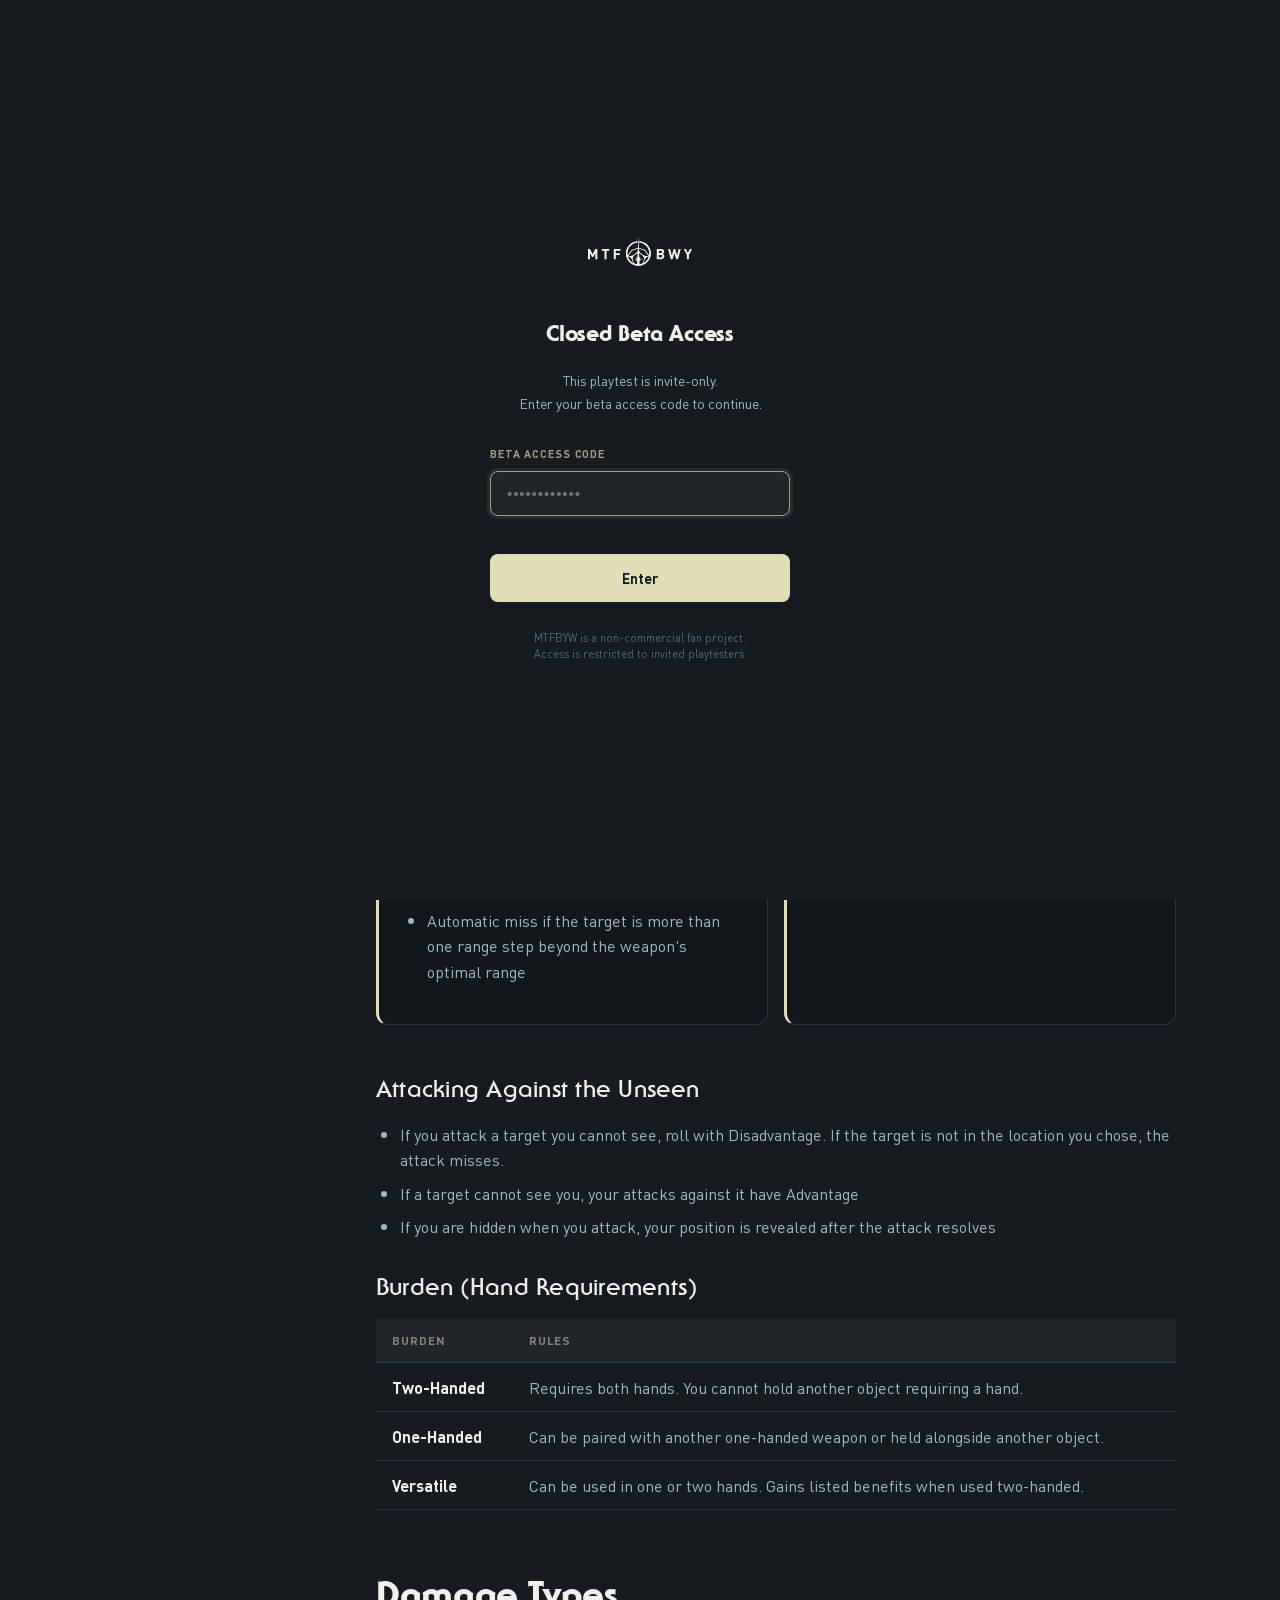
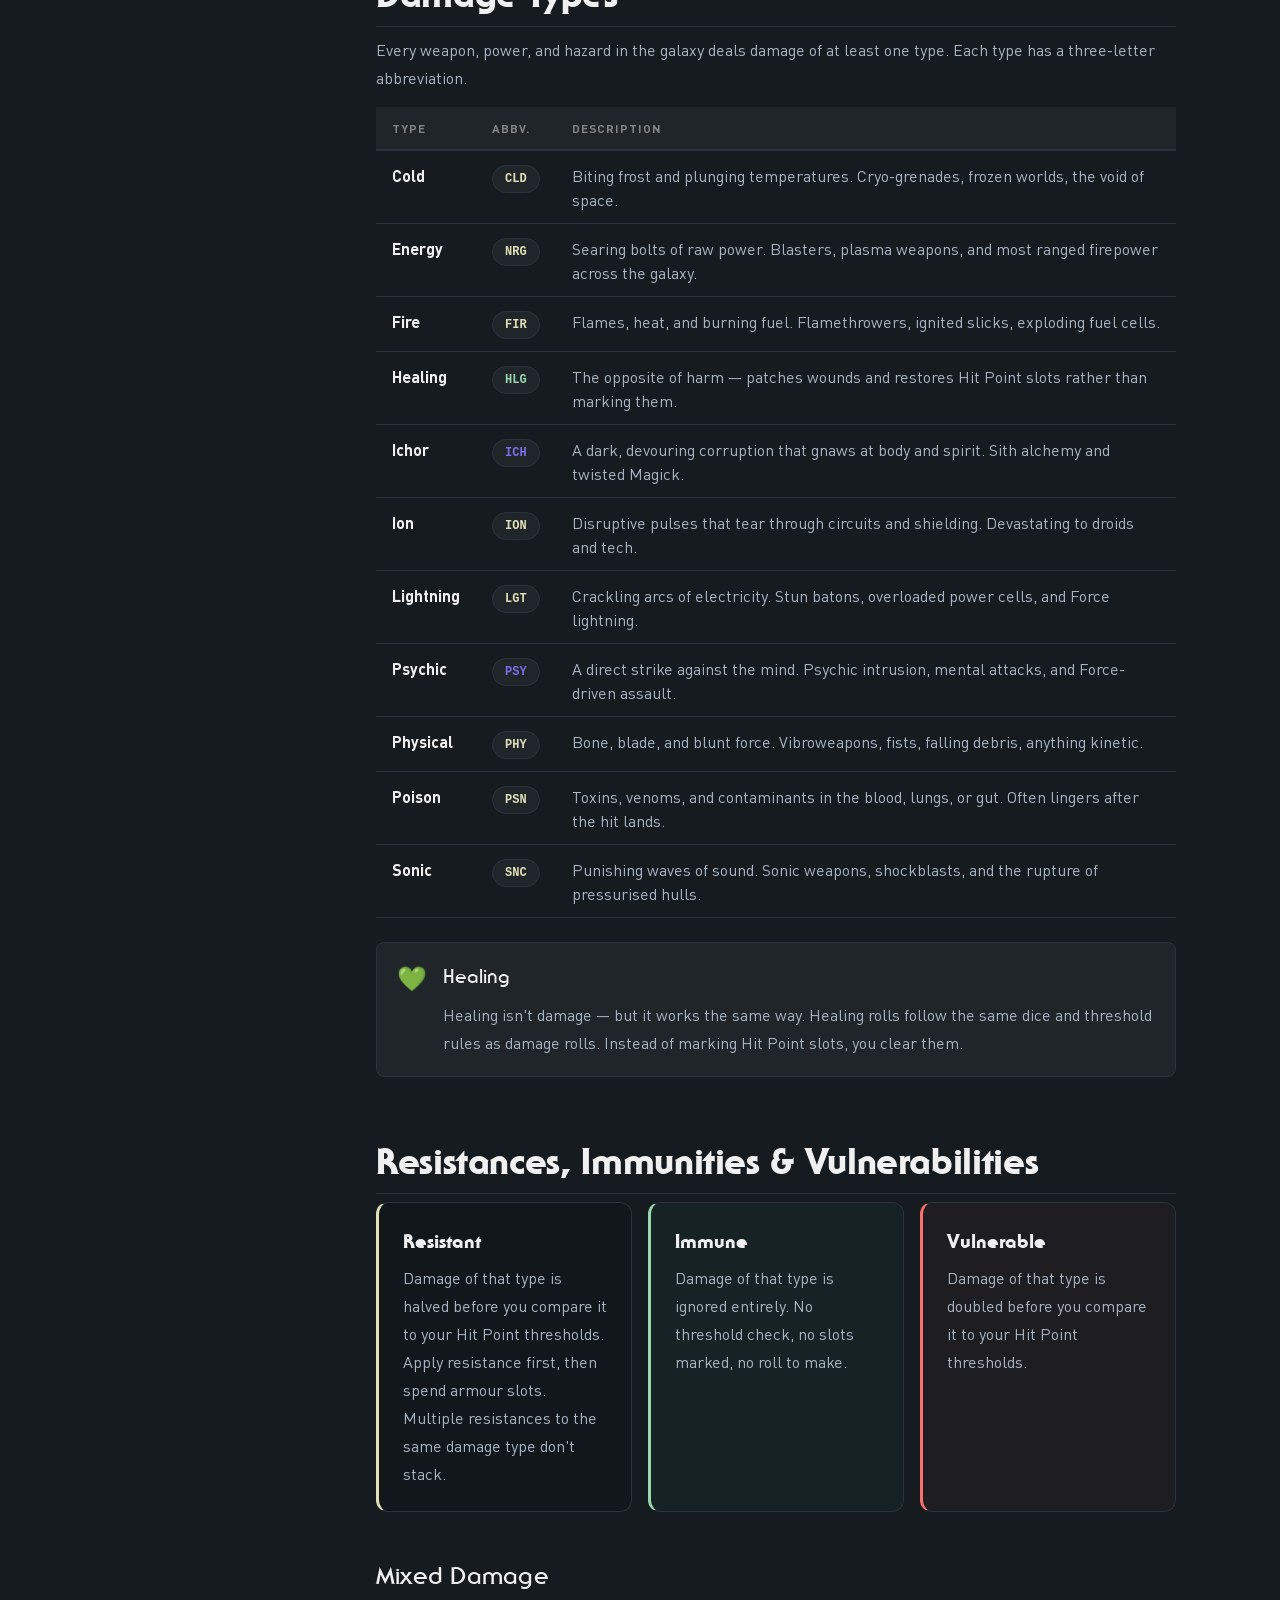
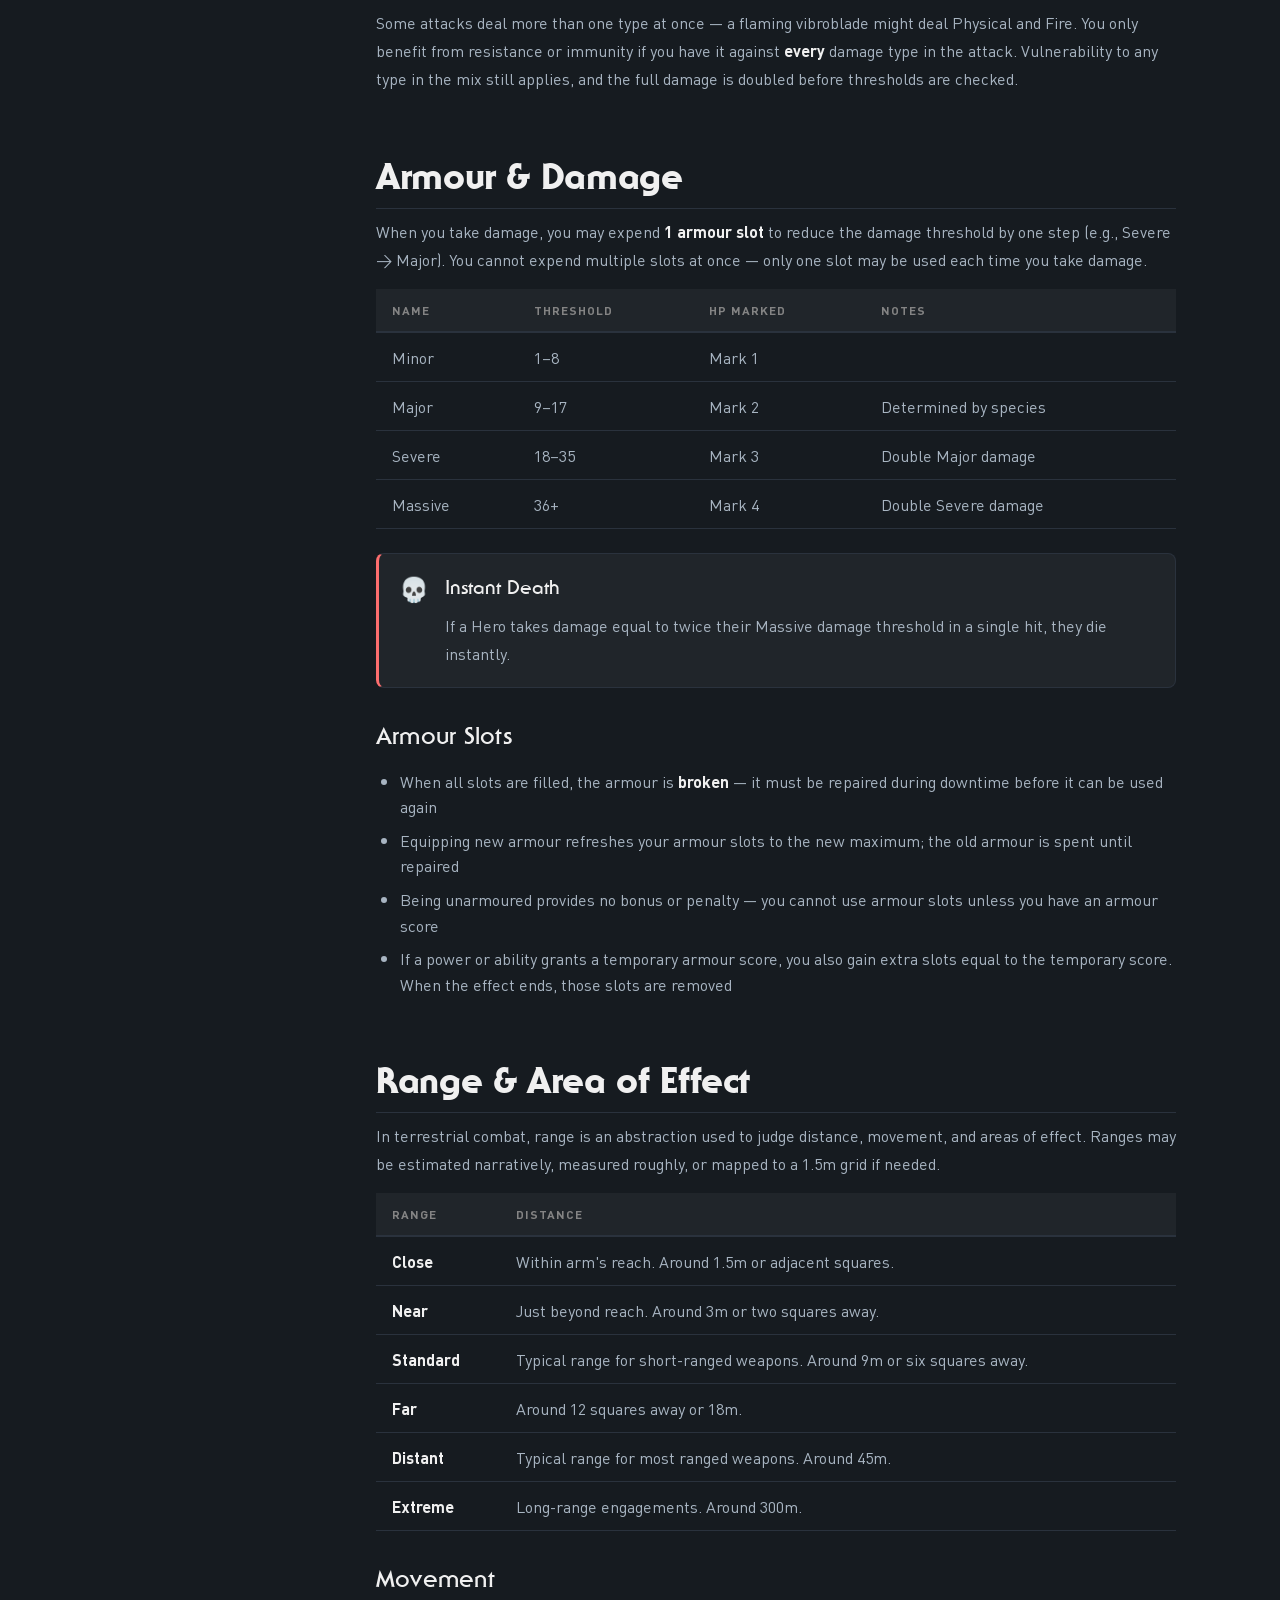
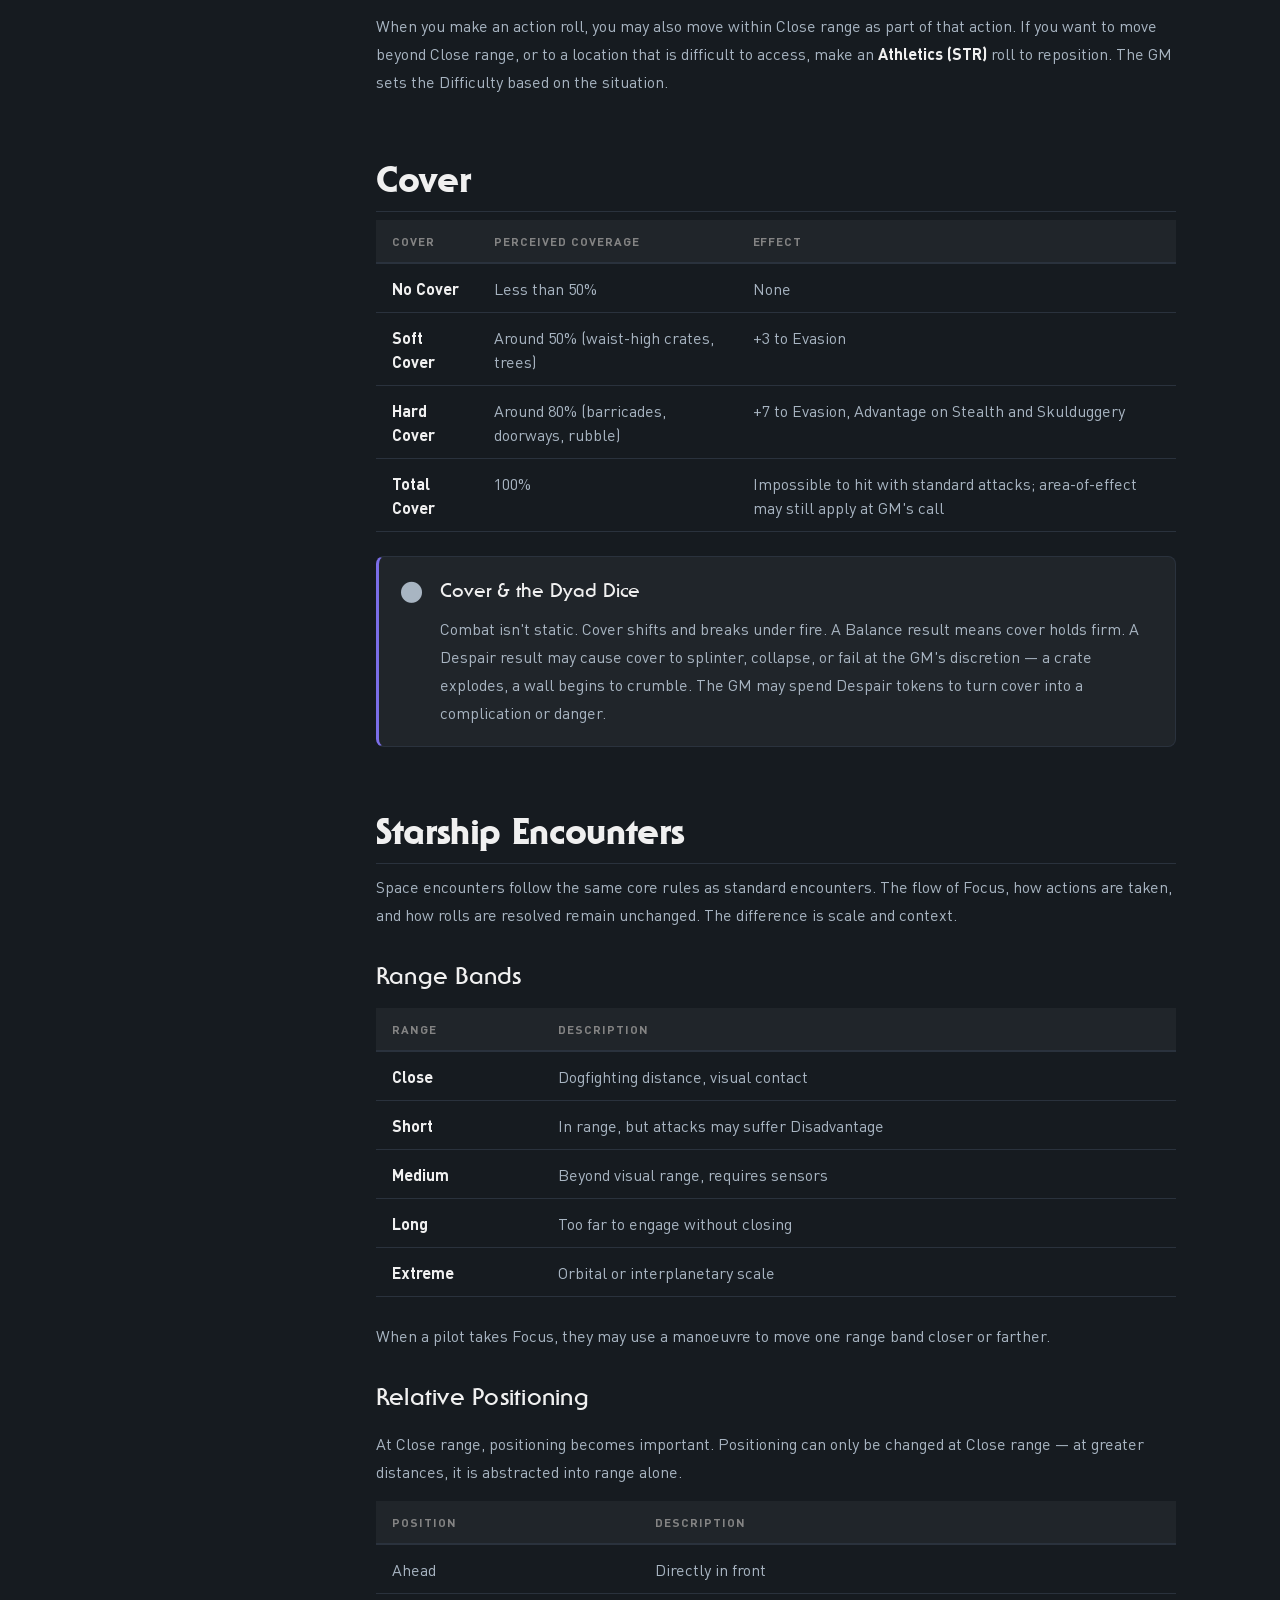
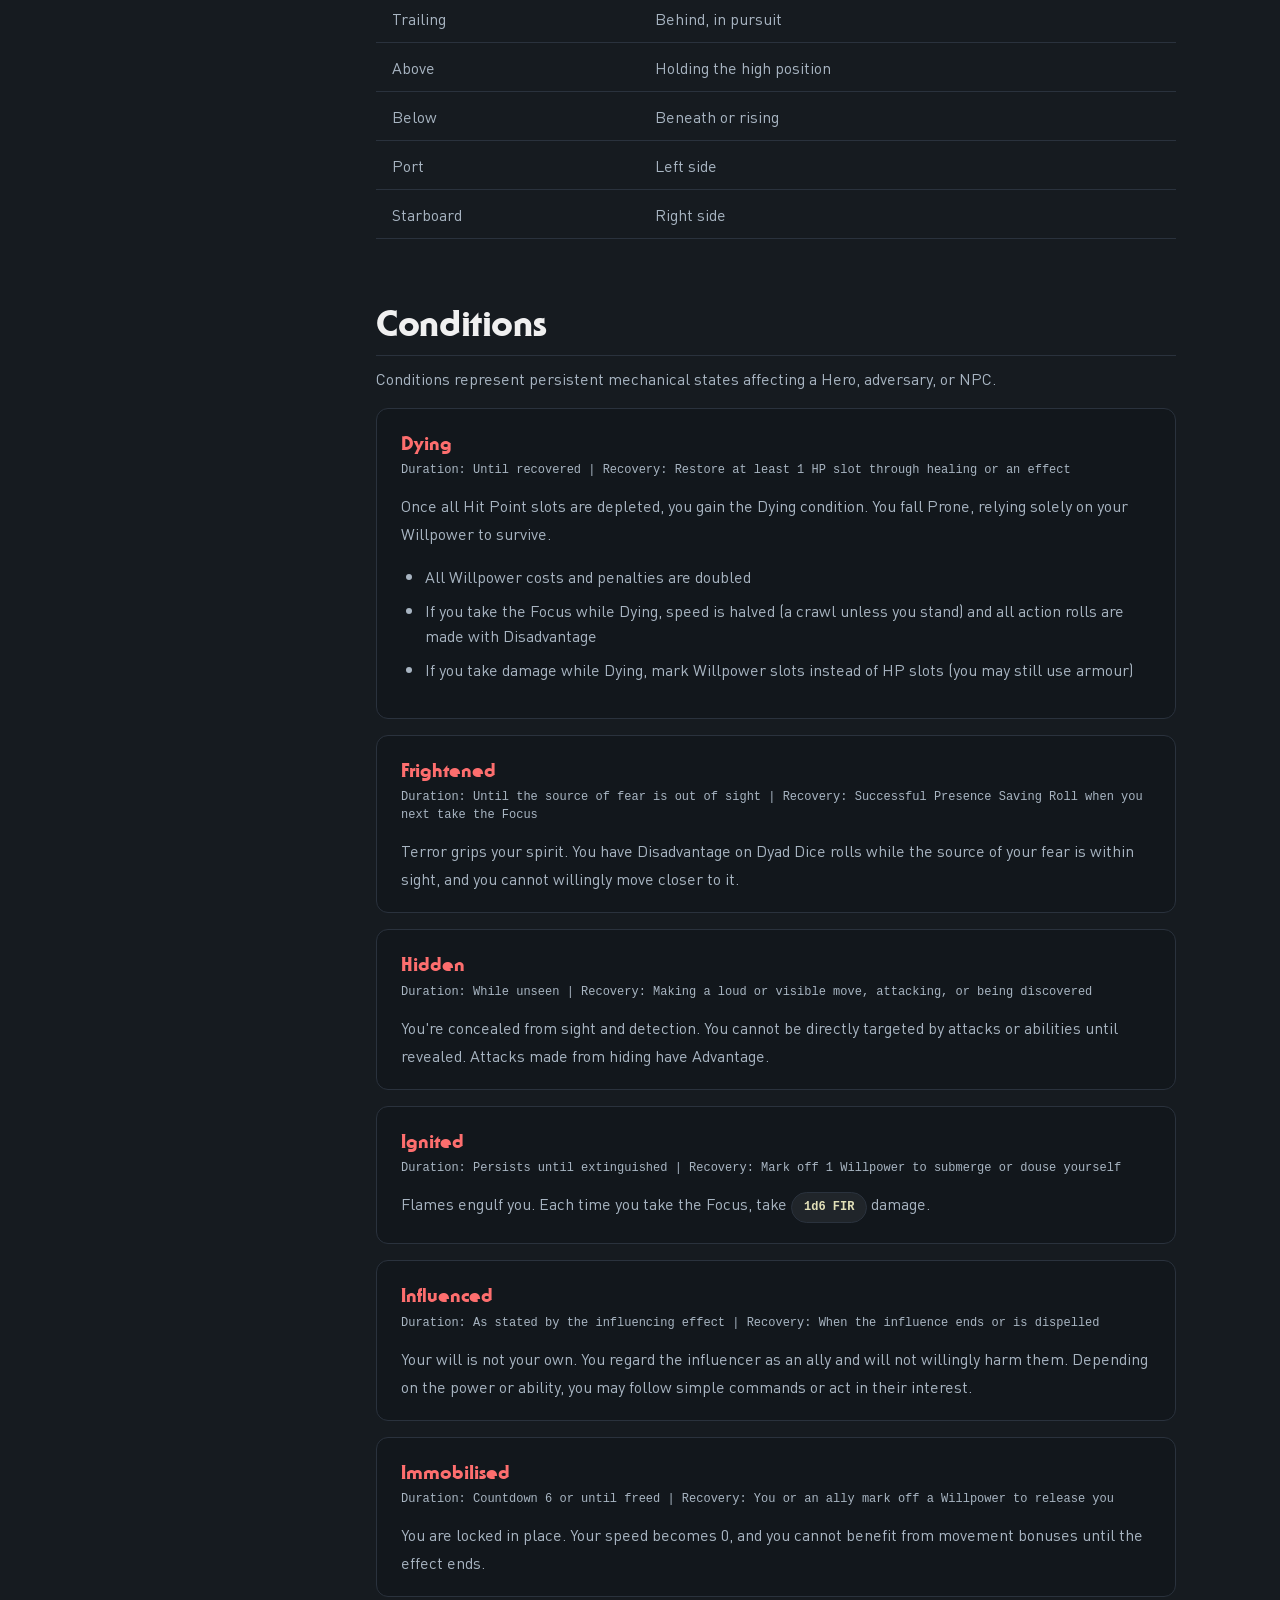
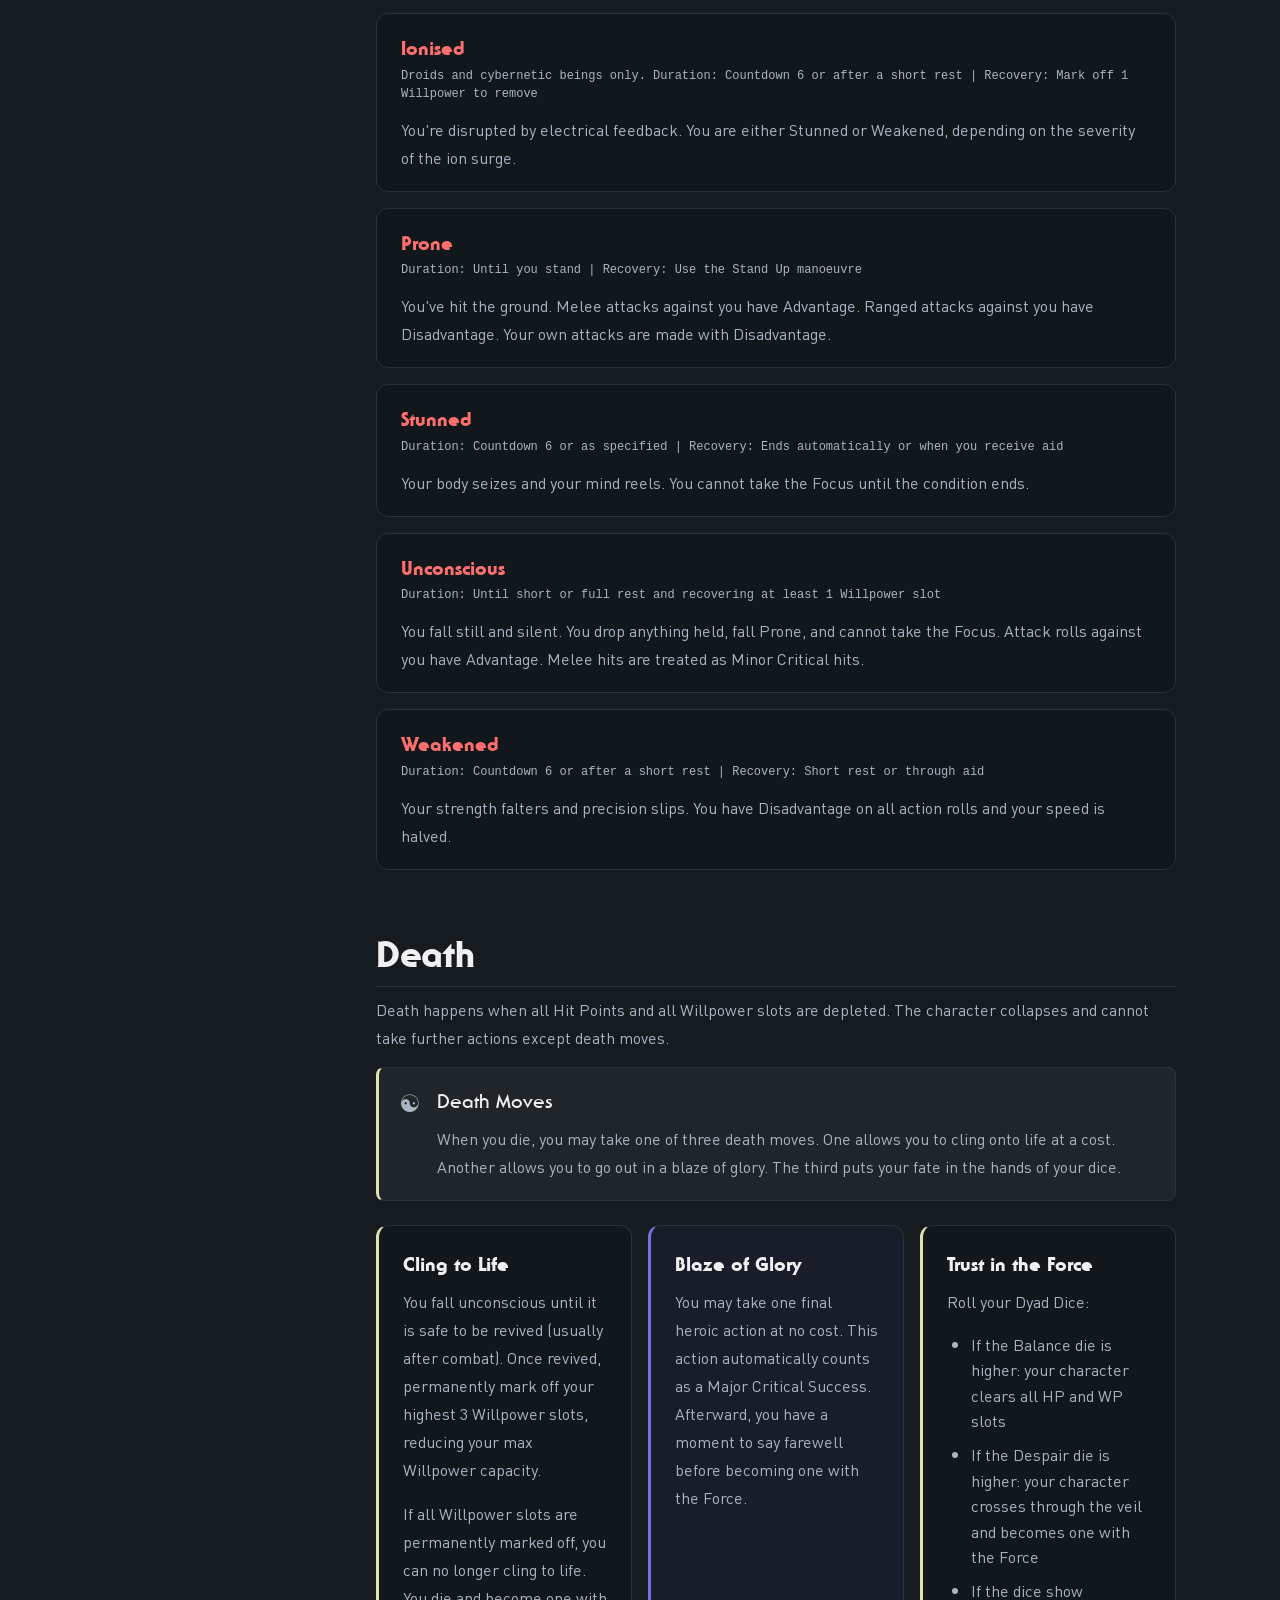
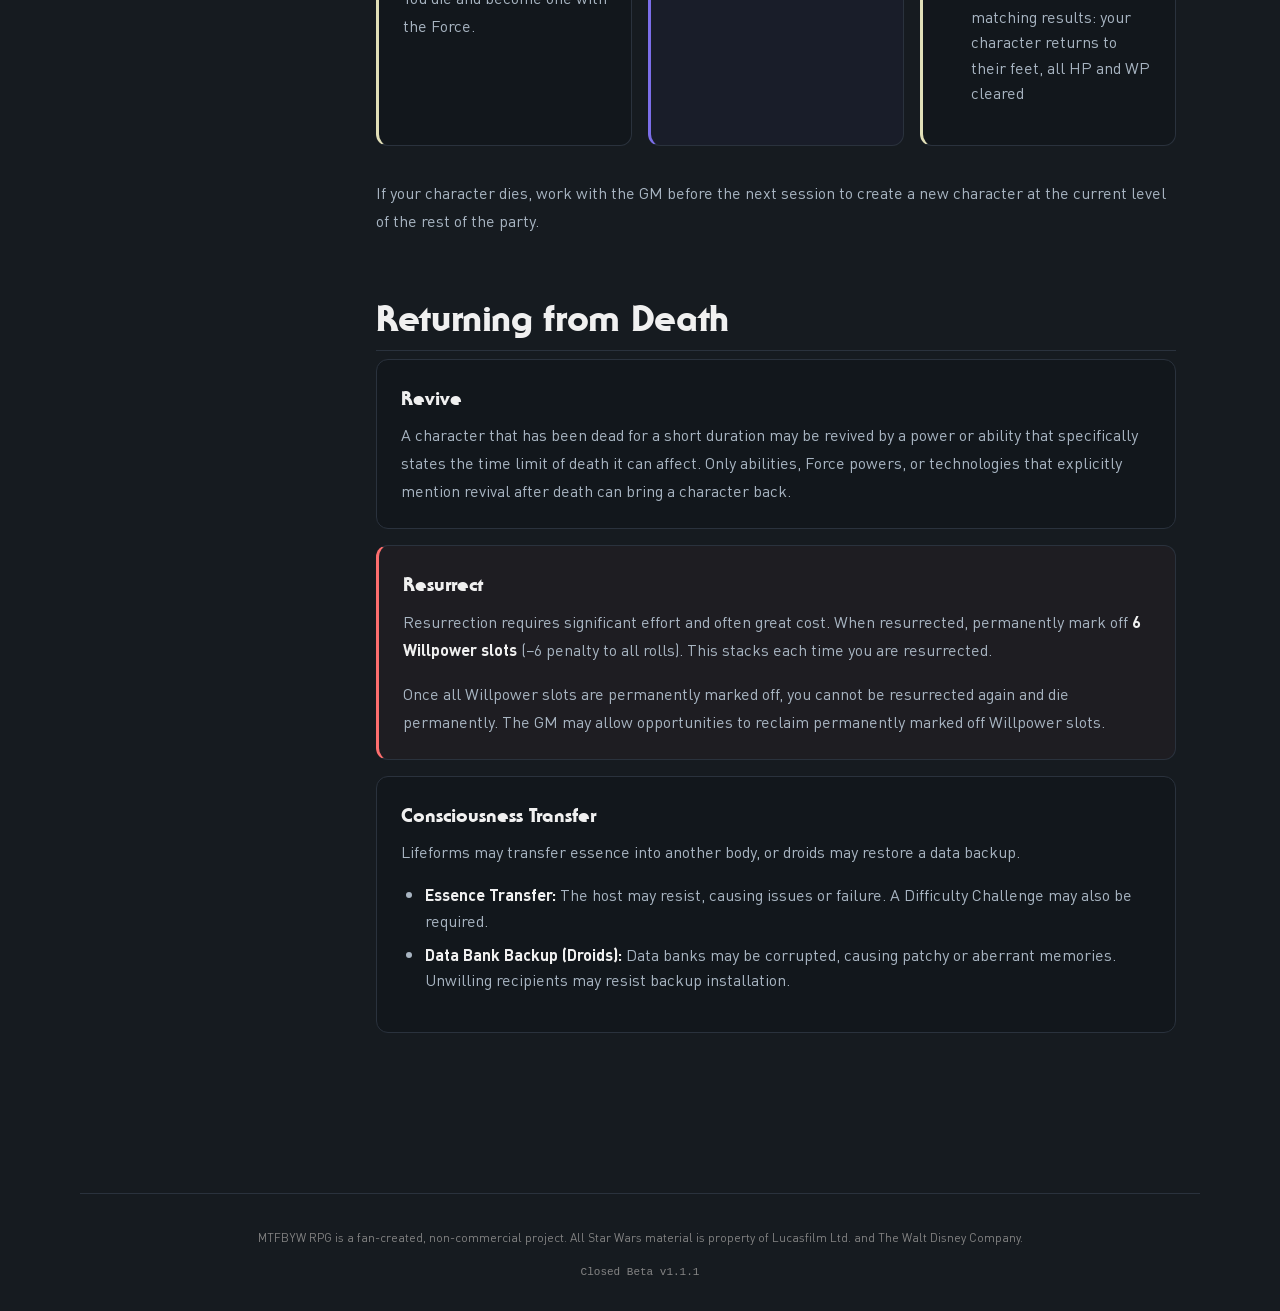
<file: combat.html>
<!DOCTYPE html>
<html lang="en-GB">
<head>
  <meta charset="UTF-8">
  <script src="js/gate.js"></script>
  <meta name="viewport" content="width=device-width, initial-scale=1.0">
  <title>Combat — MTFBYW</title>
  <link rel="stylesheet" href="css/tokens.css">
  <link rel="stylesheet" href="css/layout.css">
</head>
<body>

<div id="site-header-mount"></div>

<div class="page-wrap">

  <aside class="sidebar">
    <div class="sidebar-group">
      <span class="sidebar-label">Making Attacks</span>
      <a href="#making-an-attack" class="sidebar-link">Making an Attack</a>
      <a href="#damage-types"     class="sidebar-link">Damage Types</a>
      <a href="#resistances"      class="sidebar-link">Resistances</a>
      <a href="#armour-damage"    class="sidebar-link">Armour &amp; Damage</a>
    </div>
    <div class="sidebar-group">
      <span class="sidebar-label">The Battlefield</span>
      <a href="#range-aoe"        class="sidebar-link">Range &amp; AoE</a>
      <a href="#cover"            class="sidebar-link">Cover</a>
      <a href="#movement"         class="sidebar-link">Movement</a>
      <a href="#starships"        class="sidebar-link">Starship Encounters</a>
    </div>
    <div class="sidebar-group">
      <span class="sidebar-label">Conditions &amp; Death</span>
      <a href="#conditions"       class="sidebar-link">Conditions</a>
      <a href="#death"            class="sidebar-link">Death</a>
      <a href="#returning"        class="sidebar-link">Returning from Death</a>
    </div>
  </aside>

  <article class="content">

    <header class="page-hero">
      <span class="page-hero__eyebrow">Chapter 6</span>
      <h1 class="page-hero__title"><em>Combat</em></h1>
      <p class="page-hero__lead">When the blasters come out and the lightsabers ignite, the galaxy hits back. Here's how attacks, damage, conditions, and death play out at the table.</p>
    </header>

    <!-- Making an Attack -->
    <section id="making-an-attack" class="rule-section">
      <h2 class="section-title">Making an Attack</h2>
      <p>When you take the Attack action, you make an action roll against a target to inflict harm.</p>

      <div class="grid-2">
        <div class="card card--feature">
          <div class="card__title">Ranged Attacks</div>
          <p>Target an enemy at a distance — firing a blaster, throwing a weapon, or projecting a power. Use your <strong>Agility (AGI)</strong> trait modifier as the attack bonus.</p>
          <p>Ranged weapons have an optimal range:</p>
          <ul>
            <li>Disadvantage if the target is beyond optimal range</li>
            <li>Disadvantage if the target is within Close range</li>
            <li>Automatic miss if the target is more than one range step beyond the weapon's optimal range</li>
          </ul>
        </div>
        <div class="card card--feature">
          <div class="card__title">Melee Attacks</div>
          <p>Target an enemy within Close range. Use your <strong>Strength (STR)</strong> trait modifier as the attack bonus. These attacks use hand-held weapons, improvised objects, unarmed strikes, or natural weapons.</p>
        </div>
      </div>

      <h3 class="section-subtitle">Attacking Against the Unseen</h3>
      <ul>
        <li>If you attack a target you cannot see, roll with Disadvantage. If the target is not in the location you chose, the attack misses.</li>
        <li>If a target cannot see you, your attacks against it have Advantage</li>
        <li>If you are hidden when you attack, your position is revealed after the attack resolves</li>
      </ul>

      <h3 class="section-subtitle">Burden (Hand Requirements)</h3>
      <table>
        <thead><tr><th>Burden</th><th>Rules</th></tr></thead>
        <tbody>
          <tr><td><strong>Two-Handed</strong></td><td>Requires both hands. You cannot hold another object requiring a hand.</td></tr>
          <tr><td><strong>One-Handed</strong></td><td>Can be paired with another one-handed weapon or held alongside another object.</td></tr>
          <tr><td><strong>Versatile</strong></td><td>Can be used in one or two hands. Gains listed benefits when used two-handed.</td></tr>
        </tbody>
      </table>
    </section>

    <!-- Damage Types -->
    <section id="damage-types" class="rule-section">
      <h2 class="section-title">Damage Types</h2>
      <p>Every weapon, power, and hazard in the galaxy deals damage of at least one type. Each type has a three-letter abbreviation.</p>

      <table>
        <thead>
          <tr><th>Type</th><th>Abbv.</th><th>Description</th></tr>
        </thead>
        <tbody>
          <tr><td><strong>Cold</strong></td><td><span class="die-pill">CLD</span></td><td>Biting frost and plunging temperatures. Cryo-grenades, frozen worlds, the void of space.</td></tr>
          <tr><td><strong>Energy</strong></td><td><span class="die-pill">NRG</span></td><td>Searing bolts of raw power. Blasters, plasma weapons, and most ranged firepower across the galaxy.</td></tr>
          <tr><td><strong>Fire</strong></td><td><span class="die-pill">FIR</span></td><td>Flames, heat, and burning fuel. Flamethrowers, ignited slicks, exploding fuel cells.</td></tr>
          <tr><td><strong>Healing</strong></td><td><span class="die-pill die-pill--success">HLG</span></td><td>The opposite of harm — patches wounds and restores Hit Point slots rather than marking them.</td></tr>
          <tr><td><strong>Ichor</strong></td><td><span class="die-pill die-pill--despair">ICH</span></td><td>A dark, devouring corruption that gnaws at body and spirit. Sith alchemy and twisted Magick.</td></tr>
          <tr><td><strong>Ion</strong></td><td><span class="die-pill">ION</span></td><td>Disruptive pulses that tear through circuits and shielding. Devastating to droids and tech.</td></tr>
          <tr><td><strong>Lightning</strong></td><td><span class="die-pill">LGT</span></td><td>Crackling arcs of electricity. Stun batons, overloaded power cells, and Force lightning.</td></tr>
          <tr><td><strong>Psychic</strong></td><td><span class="die-pill die-pill--despair">PSY</span></td><td>A direct strike against the mind. Psychic intrusion, mental attacks, and Force-driven assault.</td></tr>
          <tr><td><strong>Physical</strong></td><td><span class="die-pill">PHY</span></td><td>Bone, blade, and blunt force. Vibroweapons, fists, falling debris, anything kinetic.</td></tr>
          <tr><td><strong>Poison</strong></td><td><span class="die-pill">PSN</span></td><td>Toxins, venoms, and contaminants in the blood, lungs, or gut. Often lingers after the hit lands.</td></tr>
          <tr><td><strong>Sonic</strong></td><td><span class="die-pill">SNC</span></td><td>Punishing waves of sound. Sonic weapons, shockblasts, and the rupture of pressurised hulls.</td></tr>
        </tbody>
      </table>

      <div class="callout callout--success" style="margin-top:var(--space-4);">
        <div class="callout__icon">💚</div>
        <div class="callout__body">
          <div class="callout__title">Healing</div>
          <p>Healing isn't damage — but it works the same way. Healing rolls follow the same dice and threshold rules as damage rolls. Instead of marking Hit Point slots, you clear them.</p>
        </div>
      </div>
    </section>

    <!-- Resistances -->
    <section id="resistances" class="rule-section">
      <h2 class="section-title">Resistances, Immunities &amp; Vulnerabilities</h2>

      <div class="grid-3">
        <div class="card card--feature">
          <div class="card__title">Resistant</div>
          <p>Damage of that type is halved before you compare it to your Hit Point thresholds. Apply resistance first, then spend armour slots. Multiple resistances to the same damage type don't stack.</p>
        </div>
        <div class="card card--success">
          <div class="card__title">Immune</div>
          <p>Damage of that type is ignored entirely. No threshold check, no slots marked, no roll to make.</p>
        </div>
        <div class="card card--warning">
          <div class="card__title">Vulnerable</div>
          <p>Damage of that type is doubled before you compare it to your Hit Point thresholds.</p>
        </div>
      </div>

      <h3 class="section-subtitle">Mixed Damage</h3>
      <p>Some attacks deal more than one type at once — a flaming vibroblade might deal Physical and Fire. You only benefit from resistance or immunity if you have it against <strong>every</strong> damage type in the attack. Vulnerability to any type in the mix still applies, and the full damage is doubled before thresholds are checked.</p>
    </section>

    <!-- Armour and Damage -->
    <section id="armour-damage" class="rule-section">
      <h2 class="section-title">Armour &amp; Damage</h2>
      <p>When you take damage, you may expend <strong>1 armour slot</strong> to reduce the damage threshold by one step (e.g., Severe → Major). You cannot expend multiple slots at once — only one slot may be used each time you take damage.</p>

      <table>
        <thead><tr><th>Name</th><th>Threshold</th><th>HP Marked</th><th>Notes</th></tr></thead>
        <tbody>
          <tr><td>Minor</td><td>1–8</td><td>Mark 1</td><td></td></tr>
          <tr><td>Major</td><td>9–17</td><td>Mark 2</td><td>Determined by species</td></tr>
          <tr><td>Severe</td><td>18–35</td><td>Mark 3</td><td>Double Major damage</td></tr>
          <tr><td>Massive</td><td>36+</td><td>Mark 4</td><td>Double Severe damage</td></tr>
        </tbody>
      </table>

      <div class="callout callout--danger">
        <div class="callout__icon">💀</div>
        <div class="callout__body">
          <div class="callout__title">Instant Death</div>
          <p>If a Hero takes damage equal to twice their Massive damage threshold in a single hit, they die instantly.</p>
        </div>
      </div>

      <h3 class="section-subtitle">Armour Slots</h3>
      <ul>
        <li>When all slots are filled, the armour is <strong>broken</strong> — it must be repaired during downtime before it can be used again</li>
        <li>Equipping new armour refreshes your armour slots to the new maximum; the old armour is spent until repaired</li>
        <li>Being unarmoured provides no bonus or penalty — you cannot use armour slots unless you have an armour score</li>
        <li>If a power or ability grants a temporary armour score, you also gain extra slots equal to the temporary score. When the effect ends, those slots are removed</li>
      </ul>
    </section>

    <!-- Range and AoE -->
    <section id="range-aoe" class="rule-section">
      <h2 class="section-title">Range &amp; Area of Effect</h2>
      <p>In terrestrial combat, range is an abstraction used to judge distance, movement, and areas of effect. Ranges may be estimated narratively, measured roughly, or mapped to a 1.5m grid if needed.</p>

      <table>
        <thead><tr><th>Range</th><th>Distance</th></tr></thead>
        <tbody>
          <tr><td><strong>Close</strong></td><td>Within arm's reach. Around 1.5m or adjacent squares.</td></tr>
          <tr><td><strong>Near</strong></td><td>Just beyond reach. Around 3m or two squares away.</td></tr>
          <tr><td><strong>Standard</strong></td><td>Typical range for short-ranged weapons. Around 9m or six squares away.</td></tr>
          <tr><td><strong>Far</strong></td><td>Around 12 squares away or 18m.</td></tr>
          <tr><td><strong>Distant</strong></td><td>Typical range for most ranged weapons. Around 45m.</td></tr>
          <tr><td><strong>Extreme</strong></td><td>Long-range engagements. Around 300m.</td></tr>
        </tbody>
      </table>

      <h3 class="section-subtitle">Movement</h3>
      <p>When you make an action roll, you may also move within Close range as part of that action. If you want to move beyond Close range, or to a location that is difficult to access, make an <strong>Athletics (STR)</strong> roll to reposition. The GM sets the Difficulty based on the situation.</p>
    </section>

    <!-- Cover -->
    <section id="cover" class="rule-section">
      <h2 class="section-title">Cover</h2>
      <table>
        <thead><tr><th>Cover</th><th>Perceived Coverage</th><th>Effect</th></tr></thead>
        <tbody>
          <tr><td><strong>No Cover</strong></td><td>Less than 50%</td><td>None</td></tr>
          <tr><td><strong>Soft Cover</strong></td><td>Around 50% (waist-high crates, trees)</td><td>+3 to Evasion</td></tr>
          <tr><td><strong>Hard Cover</strong></td><td>Around 80% (barricades, doorways, rubble)</td><td>+7 to Evasion, Advantage on Stealth and Skulduggery</td></tr>
          <tr><td><strong>Total Cover</strong></td><td>100%</td><td>Impossible to hit with standard attacks; area-of-effect may still apply at GM's call</td></tr>
        </tbody>
      </table>

      <div class="callout callout--despair" style="margin-top:var(--space-4);">
        <div class="callout__icon">🌑</div>
        <div class="callout__body">
          <div class="callout__title">Cover &amp; the Dyad Dice</div>
          <p>Combat isn't static. Cover shifts and breaks under fire. A Balance result means cover holds firm. A Despair result may cause cover to splinter, collapse, or fail at the GM's discretion — a crate explodes, a wall begins to crumble. The GM may spend Despair tokens to turn cover into a complication or danger.</p>
        </div>
      </div>
    </section>

    <!-- Starship Encounters -->
    <section id="starships" class="rule-section">
      <h2 class="section-title">Starship Encounters</h2>
      <p>Space encounters follow the same core rules as standard encounters. The flow of Focus, how actions are taken, and how rolls are resolved remain unchanged. The difference is scale and context.</p>

      <h3 class="section-subtitle">Range Bands</h3>
      <table>
        <thead><tr><th>Range</th><th>Description</th></tr></thead>
        <tbody>
          <tr><td><strong>Close</strong></td><td>Dogfighting distance, visual contact</td></tr>
          <tr><td><strong>Short</strong></td><td>In range, but attacks may suffer Disadvantage</td></tr>
          <tr><td><strong>Medium</strong></td><td>Beyond visual range, requires sensors</td></tr>
          <tr><td><strong>Long</strong></td><td>Too far to engage without closing</td></tr>
          <tr><td><strong>Extreme</strong></td><td>Orbital or interplanetary scale</td></tr>
        </tbody>
      </table>
      <p>When a pilot takes Focus, they may use a manoeuvre to move one range band closer or farther.</p>

      <h3 class="section-subtitle">Relative Positioning</h3>
      <p>At Close range, positioning becomes important. Positioning can only be changed at Close range — at greater distances, it is abstracted into range alone.</p>
      <table>
        <thead><tr><th>Position</th><th>Description</th></tr></thead>
        <tbody>
          <tr><td>Ahead</td><td>Directly in front</td></tr>
          <tr><td>Trailing</td><td>Behind, in pursuit</td></tr>
          <tr><td>Above</td><td>Holding the high position</td></tr>
          <tr><td>Below</td><td>Beneath or rising</td></tr>
          <tr><td>Port</td><td>Left side</td></tr>
          <tr><td>Starboard</td><td>Right side</td></tr>
        </tbody>
      </table>
    </section>

    <!-- Conditions -->
    <section id="conditions" class="rule-section">
      <h2 class="section-title">Conditions</h2>
      <p>Conditions represent persistent mechanical states affecting a Hero, adversary, or NPC.</p>

      <div class="condition-card">
        <div class="condition-card__name">Dying</div>
        <div class="condition-card__meta">Duration: Until recovered | Recovery: Restore at least 1 HP slot through healing or an effect</div>
        <p>Once all Hit Point slots are depleted, you gain the Dying condition. You fall Prone, relying solely on your Willpower to survive.</p>
        <ul>
          <li>All Willpower costs and penalties are doubled</li>
          <li>If you take the Focus while Dying, speed is halved (a crawl unless you stand) and all action rolls are made with Disadvantage</li>
          <li>If you take damage while Dying, mark Willpower slots instead of HP slots (you may still use armour)</li>
        </ul>
      </div>

      <div class="condition-card">
        <div class="condition-card__name">Frightened</div>
        <div class="condition-card__meta">Duration: Until the source of fear is out of sight | Recovery: Successful Presence Saving Roll when you next take the Focus</div>
        <p>Terror grips your spirit. You have Disadvantage on Dyad Dice rolls while the source of your fear is within sight, and you cannot willingly move closer to it.</p>
      </div>

      <div class="condition-card">
        <div class="condition-card__name">Hidden</div>
        <div class="condition-card__meta">Duration: While unseen | Recovery: Making a loud or visible move, attacking, or being discovered</div>
        <p>You're concealed from sight and detection. You cannot be directly targeted by attacks or abilities until revealed. Attacks made from hiding have Advantage.</p>
      </div>

      <div class="condition-card">
        <div class="condition-card__name">Ignited</div>
        <div class="condition-card__meta">Duration: Persists until extinguished | Recovery: Mark off 1 Willpower to submerge or douse yourself</div>
        <p>Flames engulf you. Each time you take the Focus, take <span class="die-pill">1d6 FIR</span> damage.</p>
      </div>

      <div class="condition-card">
        <div class="condition-card__name">Influenced</div>
        <div class="condition-card__meta">Duration: As stated by the influencing effect | Recovery: When the influence ends or is dispelled</div>
        <p>Your will is not your own. You regard the influencer as an ally and will not willingly harm them. Depending on the power or ability, you may follow simple commands or act in their interest.</p>
      </div>

      <div class="condition-card">
        <div class="condition-card__name">Immobilised</div>
        <div class="condition-card__meta">Duration: Countdown 6 or until freed | Recovery: You or an ally mark off a Willpower to release you</div>
        <p>You are locked in place. Your speed becomes 0, and you cannot benefit from movement bonuses until the effect ends.</p>
      </div>

      <div class="condition-card">
        <div class="condition-card__name">Ionised</div>
        <div class="condition-card__meta">Droids and cybernetic beings only. Duration: Countdown 6 or after a short rest | Recovery: Mark off 1 Willpower to remove</div>
        <p>You're disrupted by electrical feedback. You are either Stunned or Weakened, depending on the severity of the ion surge.</p>
      </div>

      <div class="condition-card">
        <div class="condition-card__name">Prone</div>
        <div class="condition-card__meta">Duration: Until you stand | Recovery: Use the Stand Up manoeuvre</div>
        <p>You've hit the ground. Melee attacks against you have Advantage. Ranged attacks against you have Disadvantage. Your own attacks are made with Disadvantage.</p>
      </div>

      <div class="condition-card">
        <div class="condition-card__name">Stunned</div>
        <div class="condition-card__meta">Duration: Countdown 6 or as specified | Recovery: Ends automatically or when you receive aid</div>
        <p>Your body seizes and your mind reels. You cannot take the Focus until the condition ends.</p>
      </div>

      <div class="condition-card">
        <div class="condition-card__name">Unconscious</div>
        <div class="condition-card__meta">Duration: Until short or full rest and recovering at least 1 Willpower slot</div>
        <p>You fall still and silent. You drop anything held, fall Prone, and cannot take the Focus. Attack rolls against you have Advantage. Melee hits are treated as Minor Critical hits.</p>
      </div>

      <div class="condition-card">
        <div class="condition-card__name">Weakened</div>
        <div class="condition-card__meta">Duration: Countdown 6 or after a short rest | Recovery: Short rest or through aid</div>
        <p>Your strength falters and precision slips. You have Disadvantage on all action rolls and your speed is halved.</p>
      </div>
    </section>

    <!-- Death -->
    <section id="death" class="rule-section">
      <h2 class="section-title">Death</h2>
      <p>Death happens when all Hit Points and all Willpower slots are depleted. The character collapses and cannot take further actions except death moves.</p>

      <div class="callout callout--balance">
        <div class="callout__icon">☯️</div>
        <div class="callout__body">
          <div class="callout__title">Death Moves</div>
          <p>When you die, you may take one of three death moves. One allows you to cling onto life at a cost. Another allows you to go out in a blaze of glory. The third puts your fate in the hands of your dice.</p>
        </div>
      </div>

      <div class="grid-3" style="margin-top:var(--space-6);">
        <div class="card card--feature">
          <div class="card__title">Cling to Life</div>
          <p>You fall unconscious until it is safe to be revived (usually after combat). Once revived, permanently mark off your highest 3 Willpower slots, reducing your max Willpower capacity.</p>
          <p>If all Willpower slots are permanently marked off, you can no longer cling to life. You die and become one with the Force.</p>
        </div>
        <div class="card card--despair">
          <div class="card__title">Blaze of Glory</div>
          <p>You may take one final heroic action at no cost. This action automatically counts as a Major Critical Success. Afterward, you have a moment to say farewell before becoming one with the Force.</p>
        </div>
        <div class="card card--feature">
          <div class="card__title">Trust in the Force</div>
          <p>Roll your Dyad Dice:</p>
          <ul>
            <li>If the Balance die is higher: your character clears all HP and WP slots</li>
            <li>If the Despair die is higher: your character crosses through the veil and becomes one with the Force</li>
            <li>If the dice show matching results: your character returns to their feet, all HP and WP cleared</li>
          </ul>
        </div>
      </div>

      <p style="margin-top:var(--space-4);">If your character dies, work with the GM before the next session to create a new character at the current level of the rest of the party.</p>
    </section>

    <!-- Returning from Death -->
    <section id="returning" class="rule-section">
      <h2 class="section-title">Returning from Death</h2>

      <div class="card" style="margin-bottom:var(--space-4);">
        <div class="card__title">Revive</div>
        <p>A character that has been dead for a short duration may be revived by a power or ability that specifically states the time limit of death it can affect. Only abilities, Force powers, or technologies that explicitly mention revival after death can bring a character back.</p>
      </div>

      <div class="card card--warning" style="margin-bottom:var(--space-4);">
        <div class="card__title">Resurrect</div>
        <p>Resurrection requires significant effort and often great cost. When resurrected, permanently mark off <strong>6 Willpower slots</strong> (−6 penalty to all rolls). This stacks each time you are resurrected.</p>
        <p>Once all Willpower slots are permanently marked off, you cannot be resurrected again and die permanently. The GM may allow opportunities to reclaim permanently marked off Willpower slots.</p>
      </div>

      <div class="card" style="margin-bottom:var(--space-4);">
        <div class="card__title">Consciousness Transfer</div>
        <p>Lifeforms may transfer essence into another body, or droids may restore a data backup.</p>
        <ul>
          <li><strong>Essence Transfer:</strong> The host may resist, causing issues or failure. A Difficulty Challenge may also be required.</li>
          <li><strong>Data Bank Backup (Droids):</strong> Data banks may be corrupted, causing patchy or aberrant memories. Unwilling recipients may resist backup installation.</li>
        </ul>
      </div>
    </section>

  </article>
</div>

<div id="site-footer-mount"></div>
<script src="js/components.js"></script>
</body>
</html>
</file>
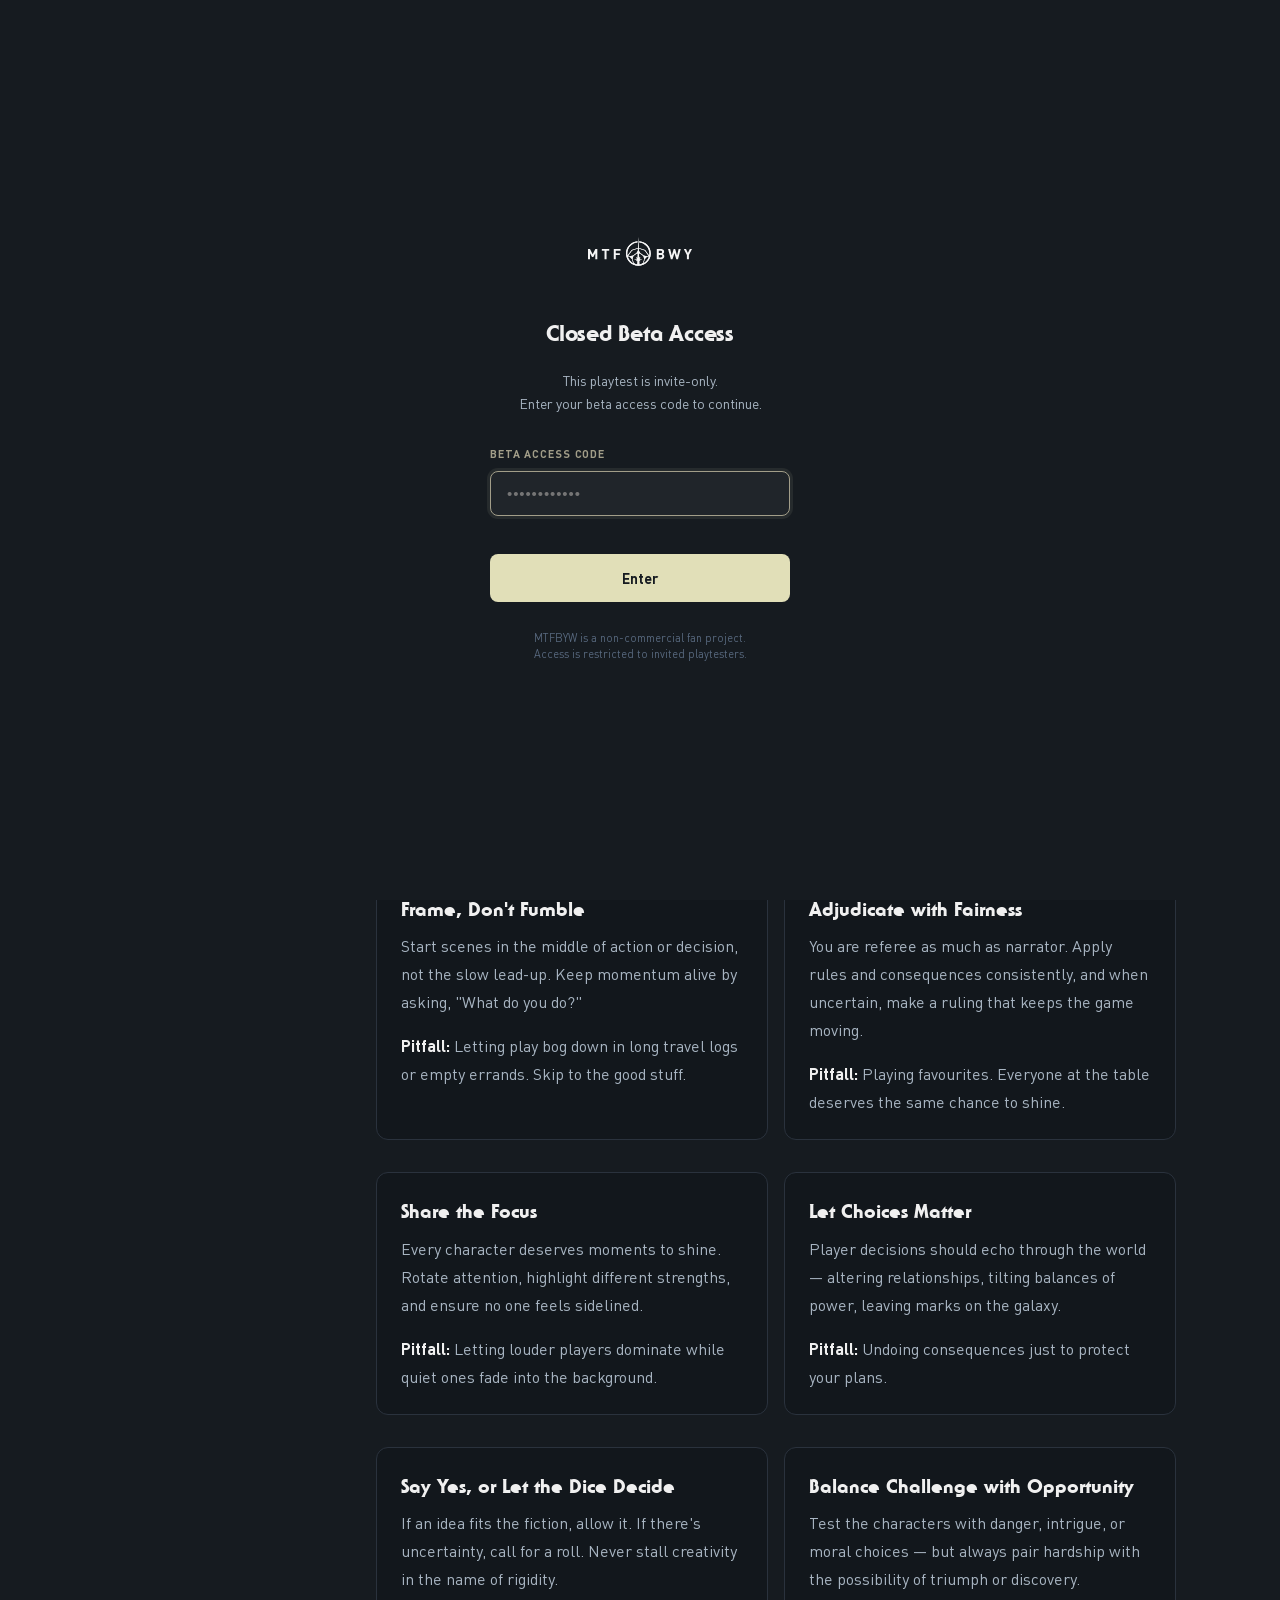
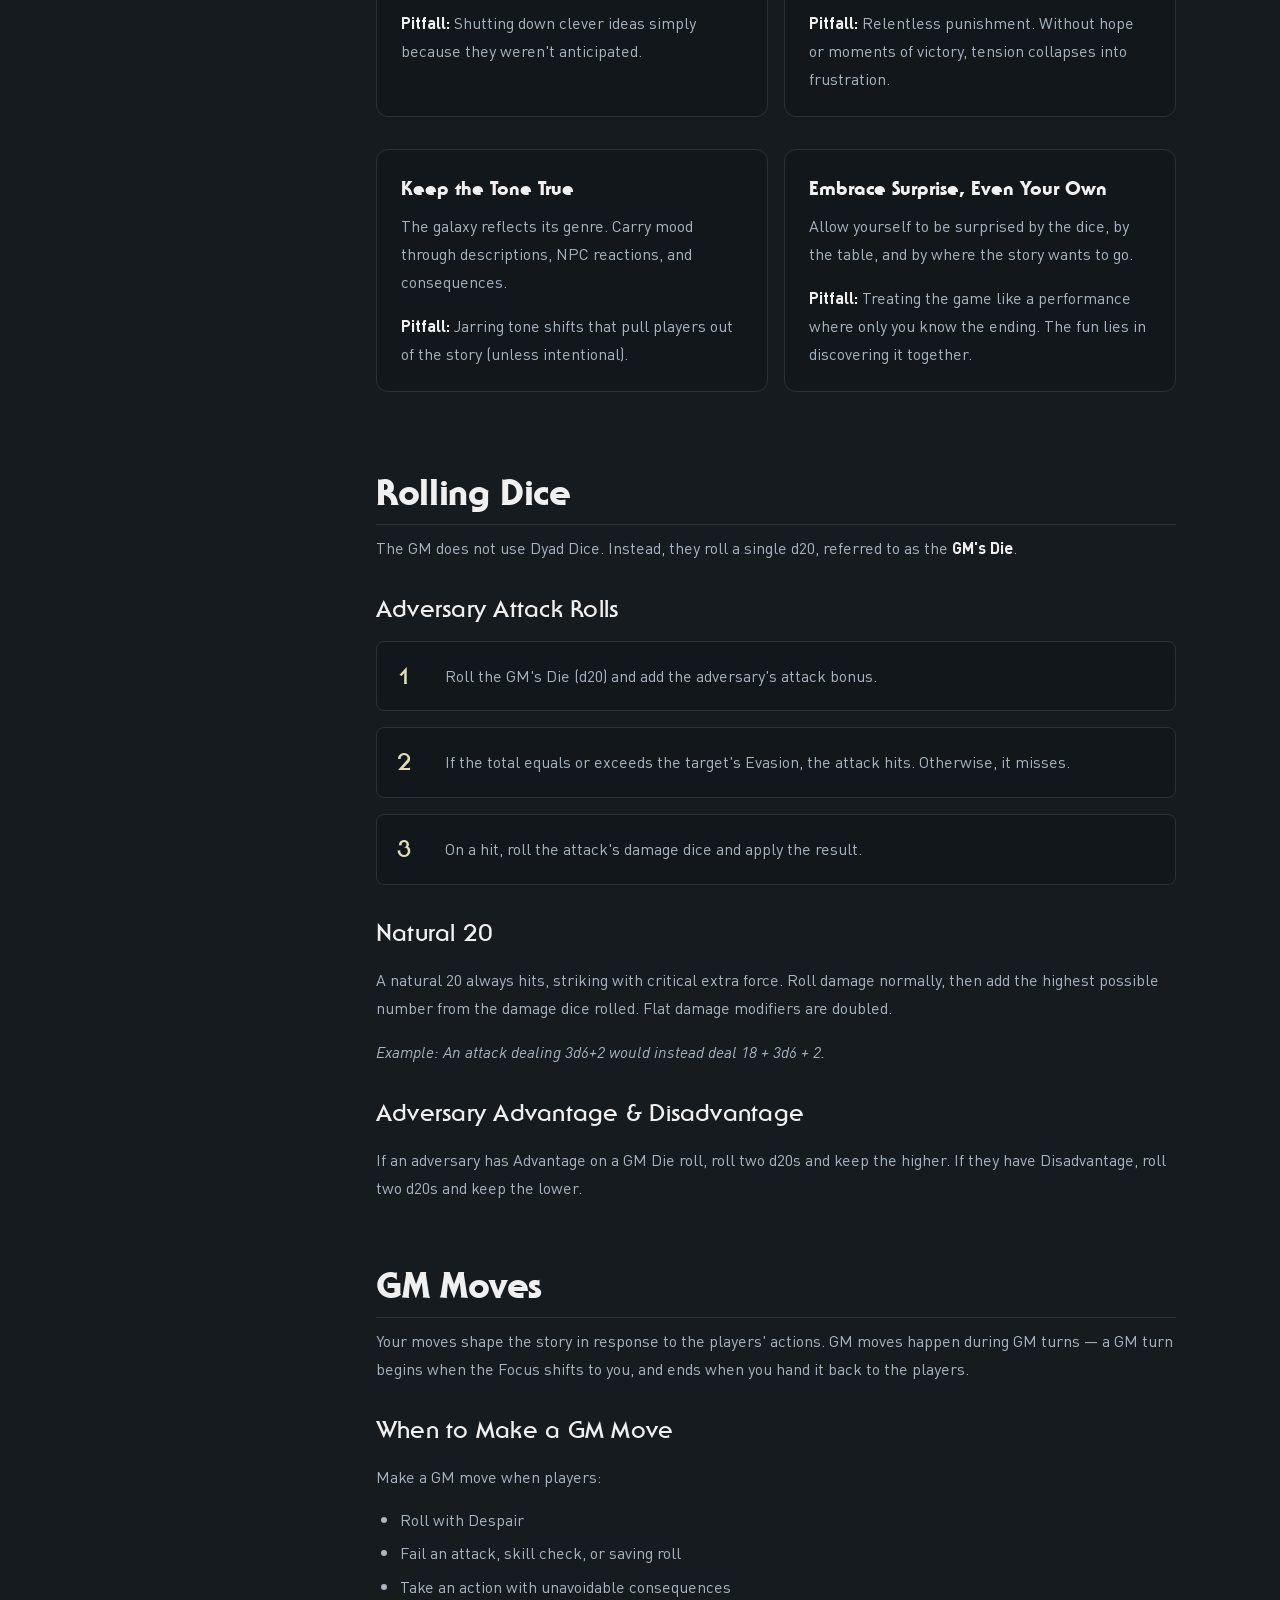
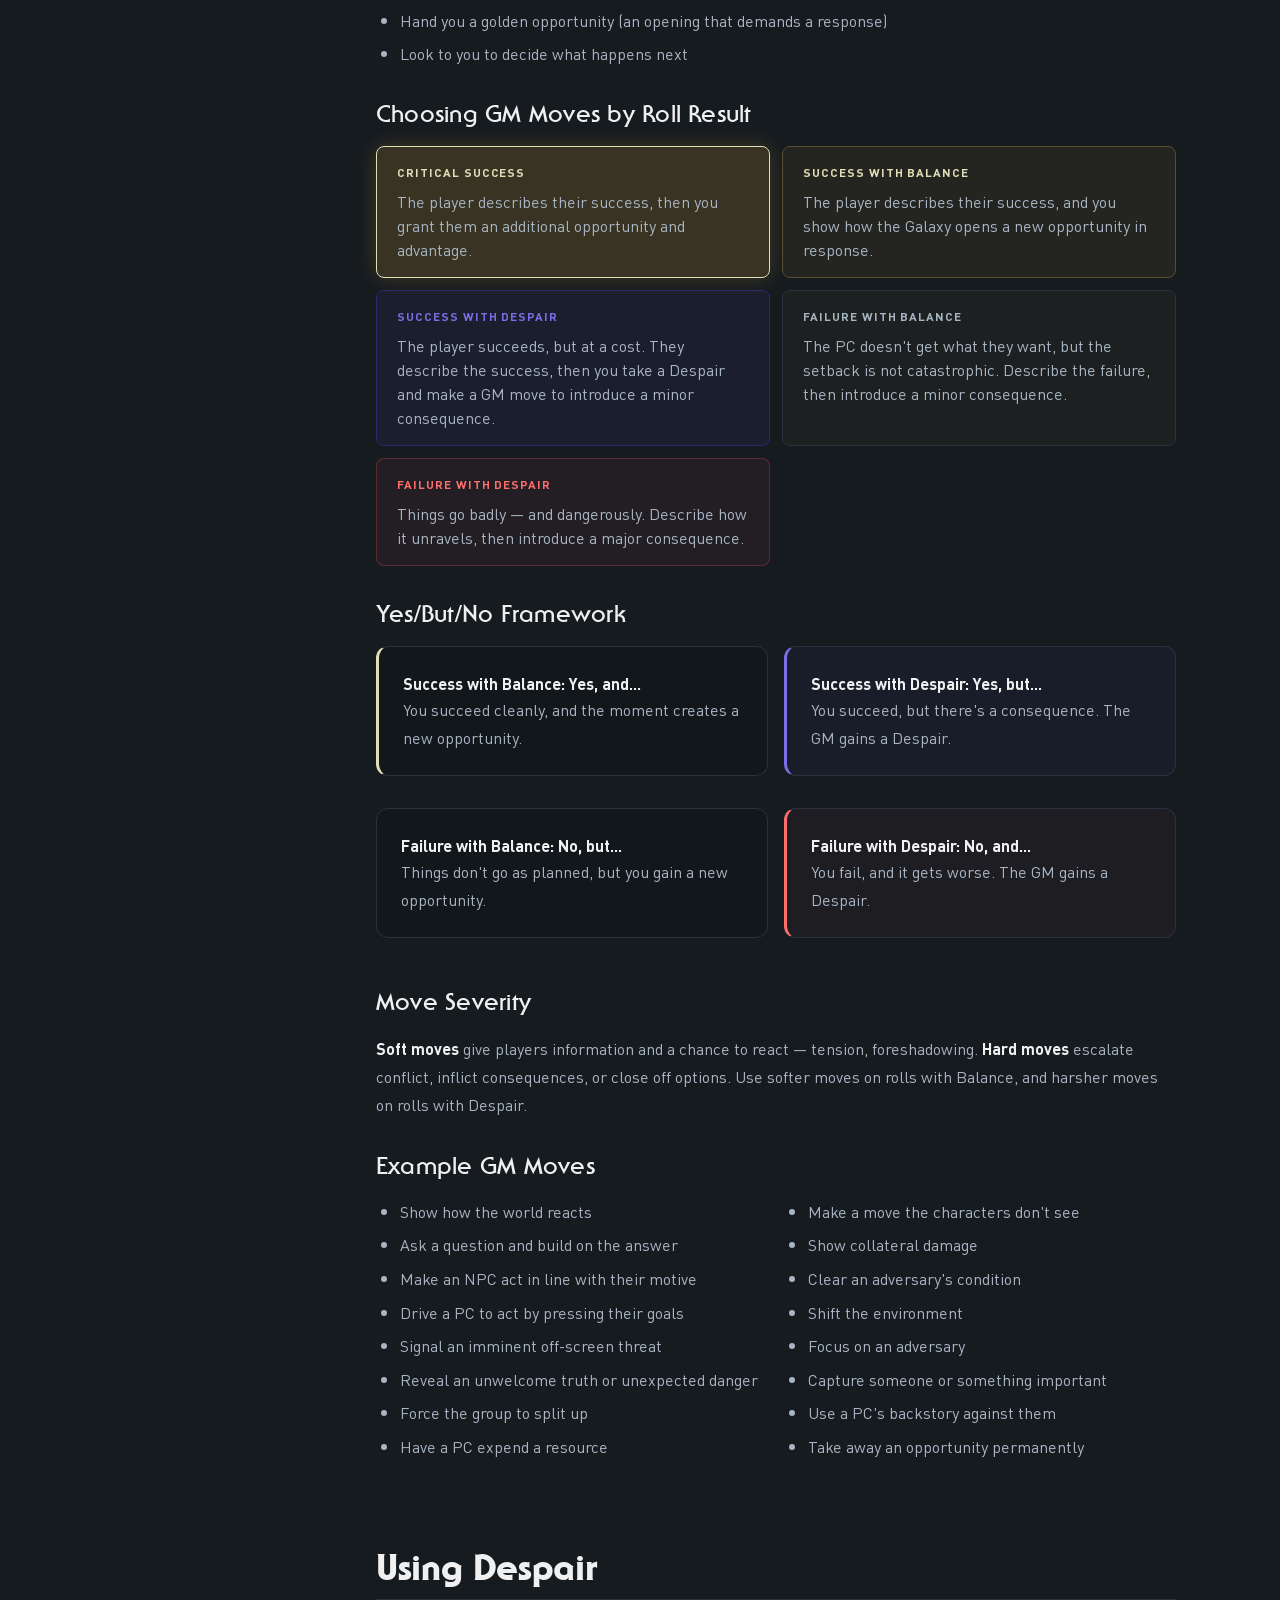
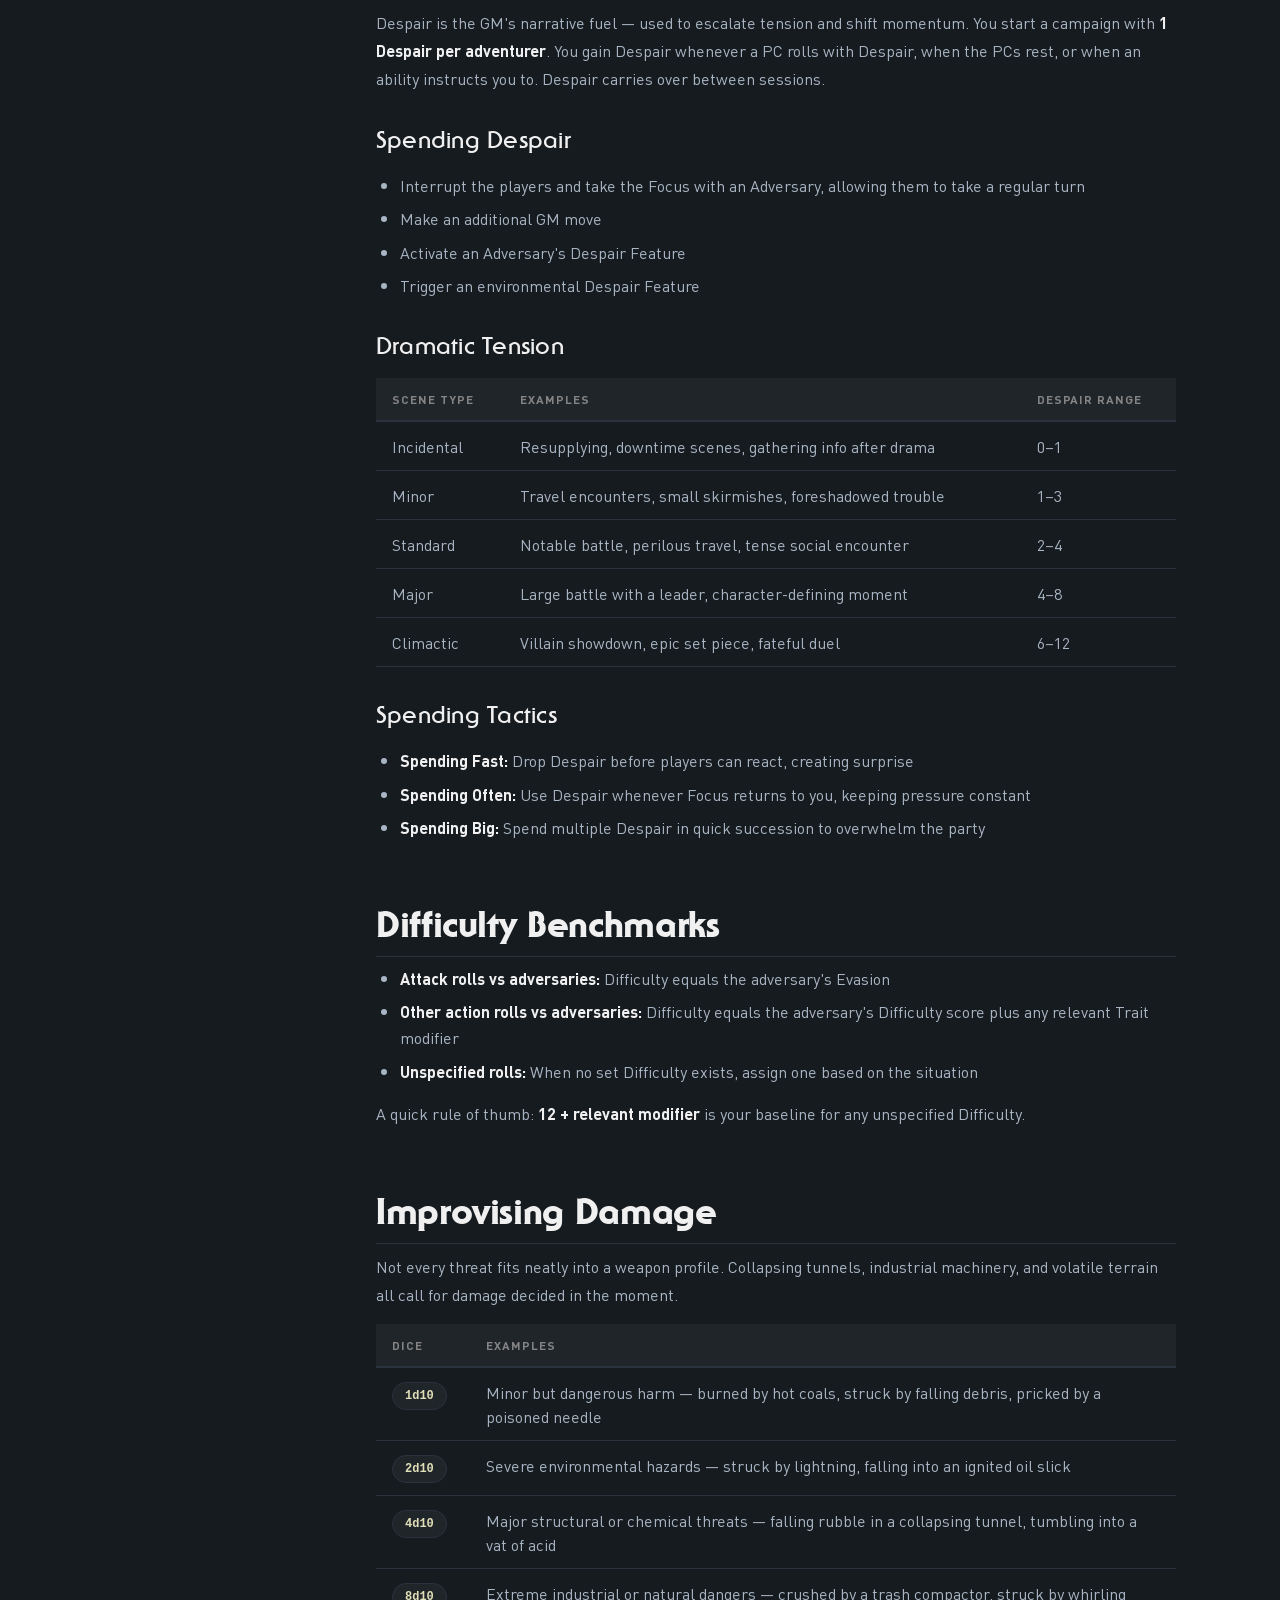
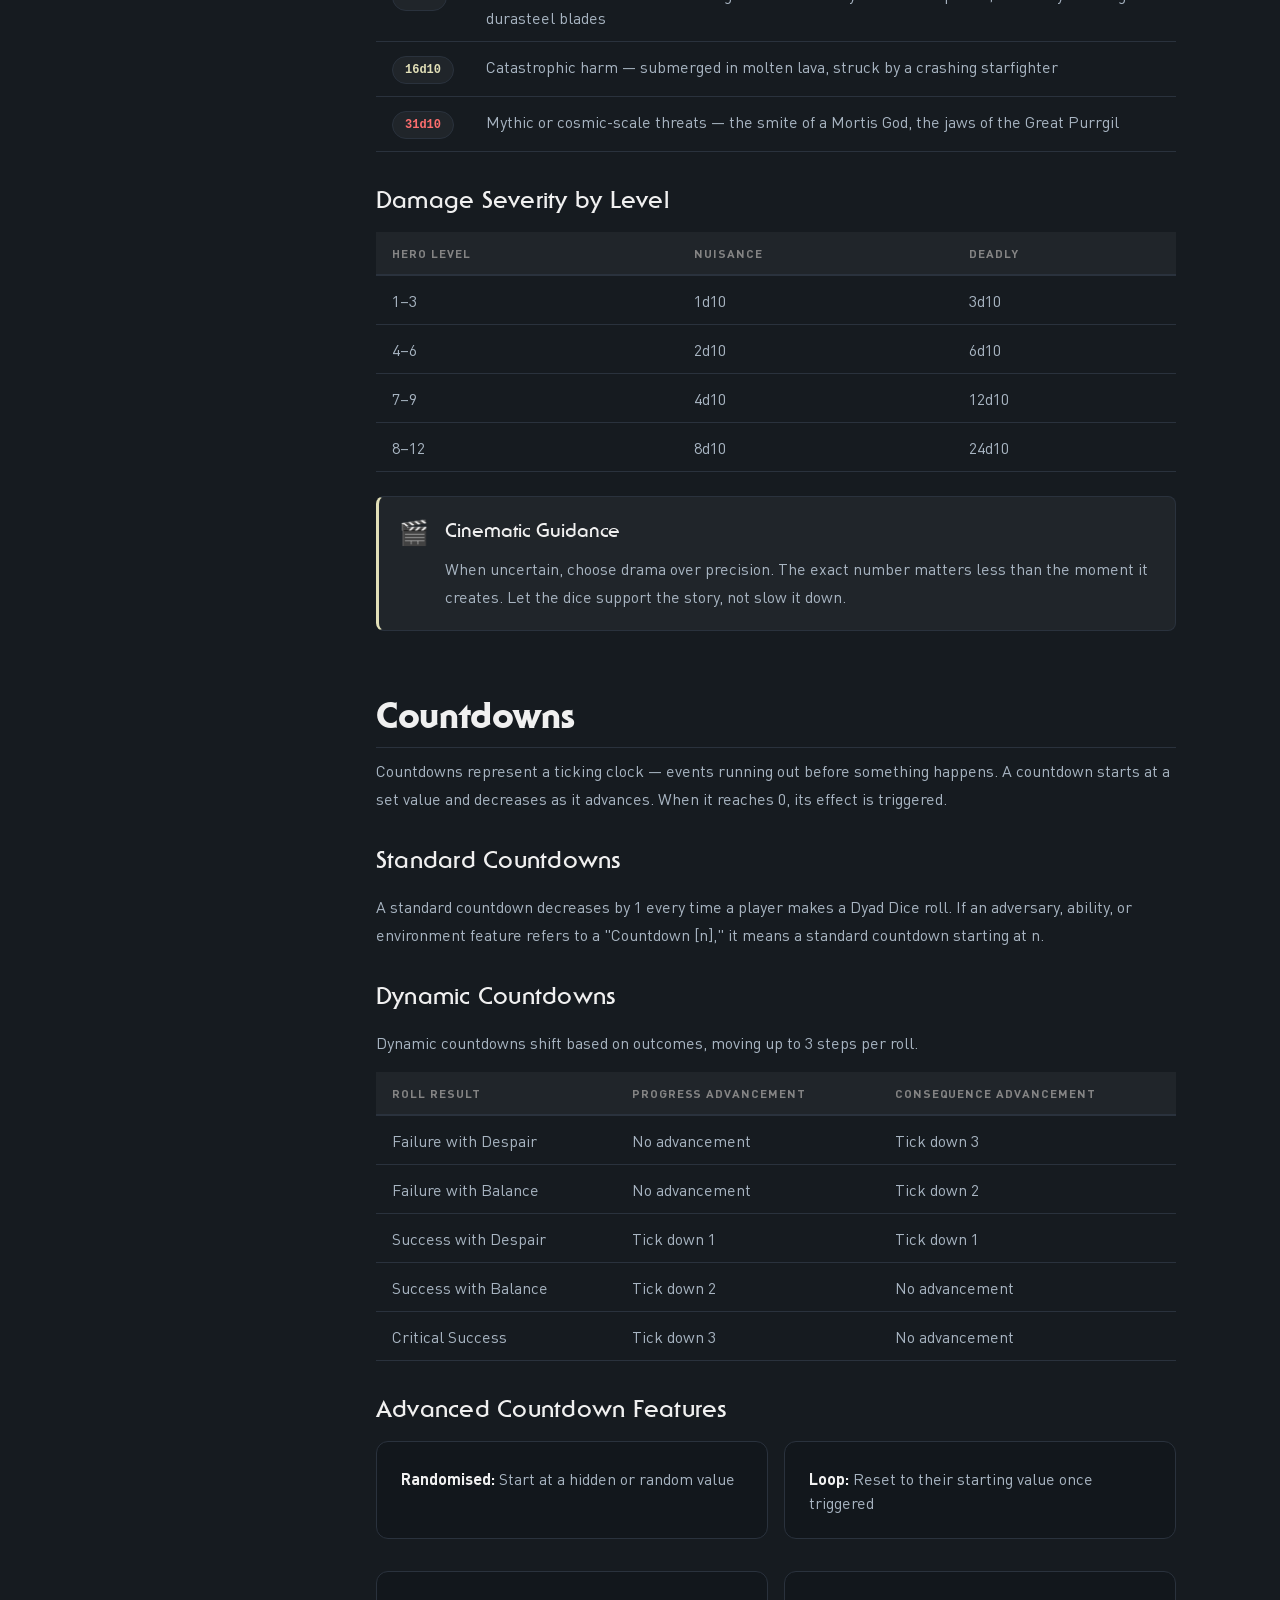
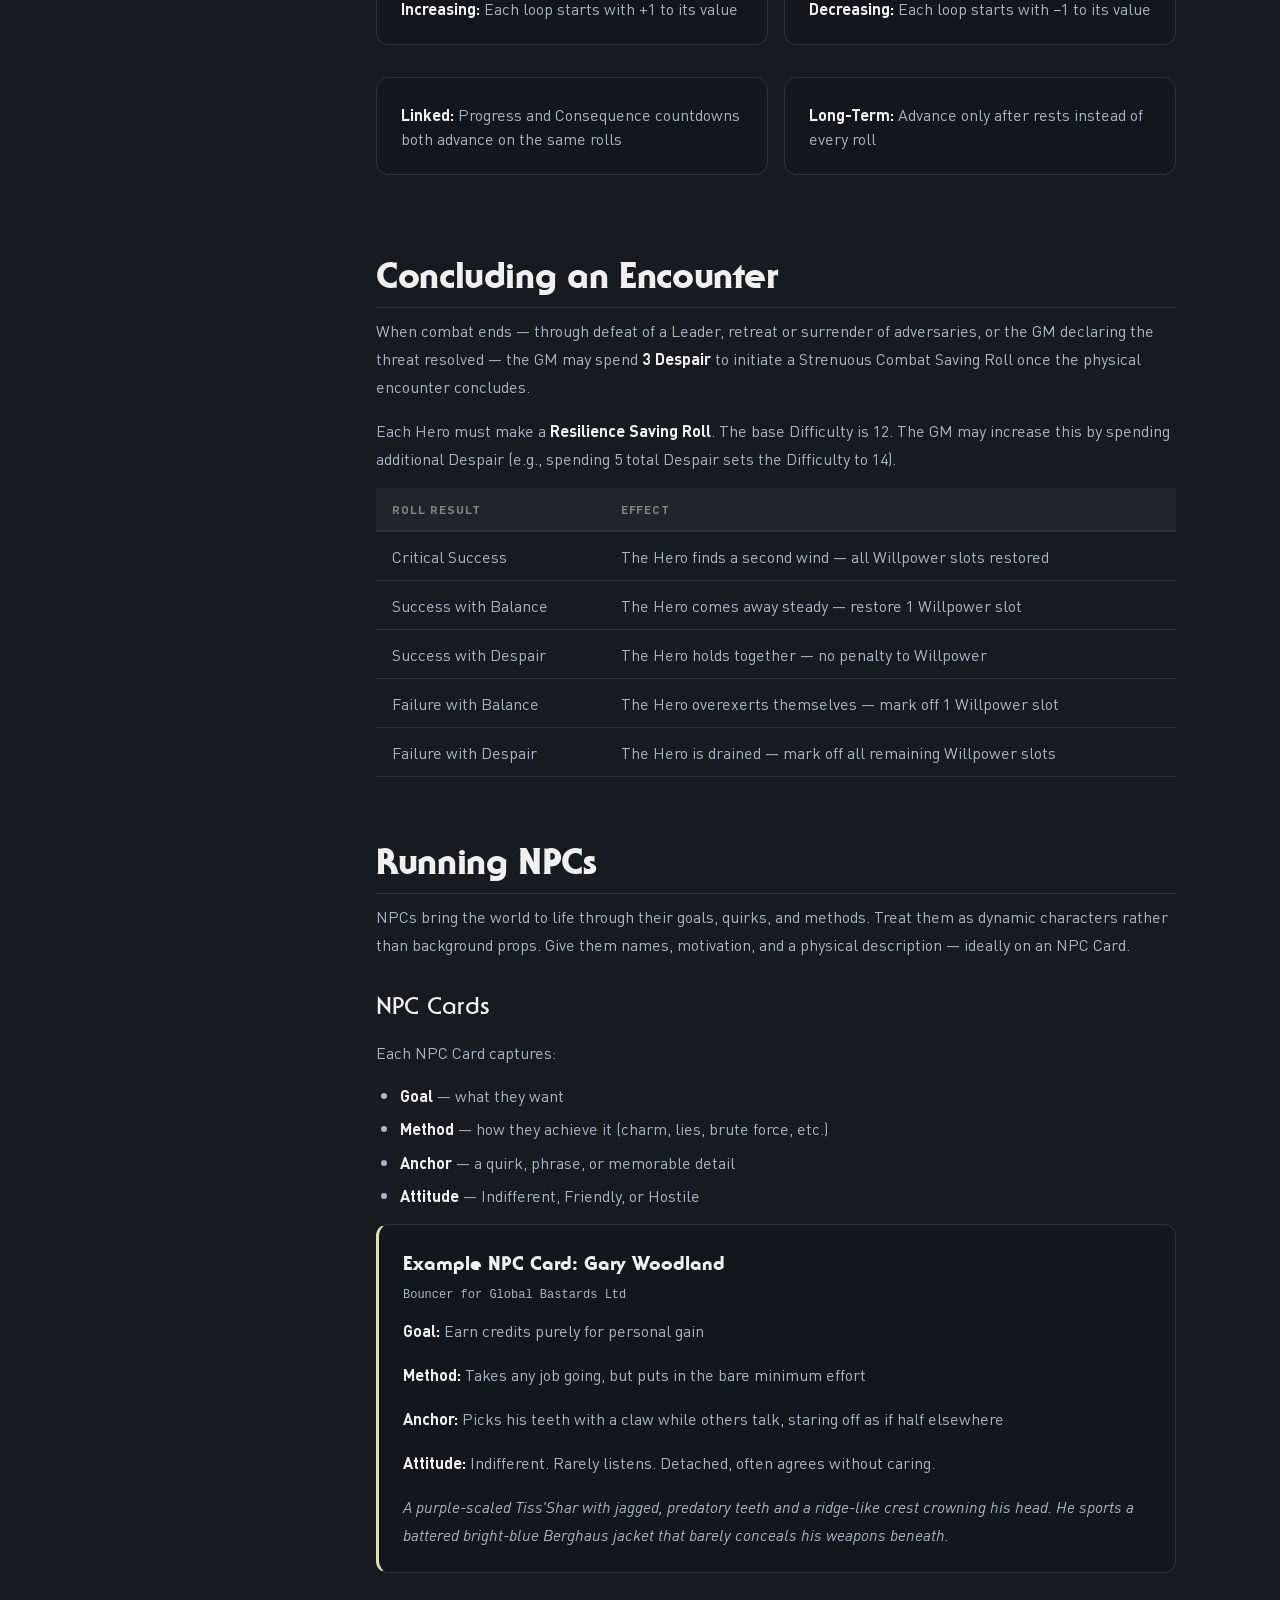
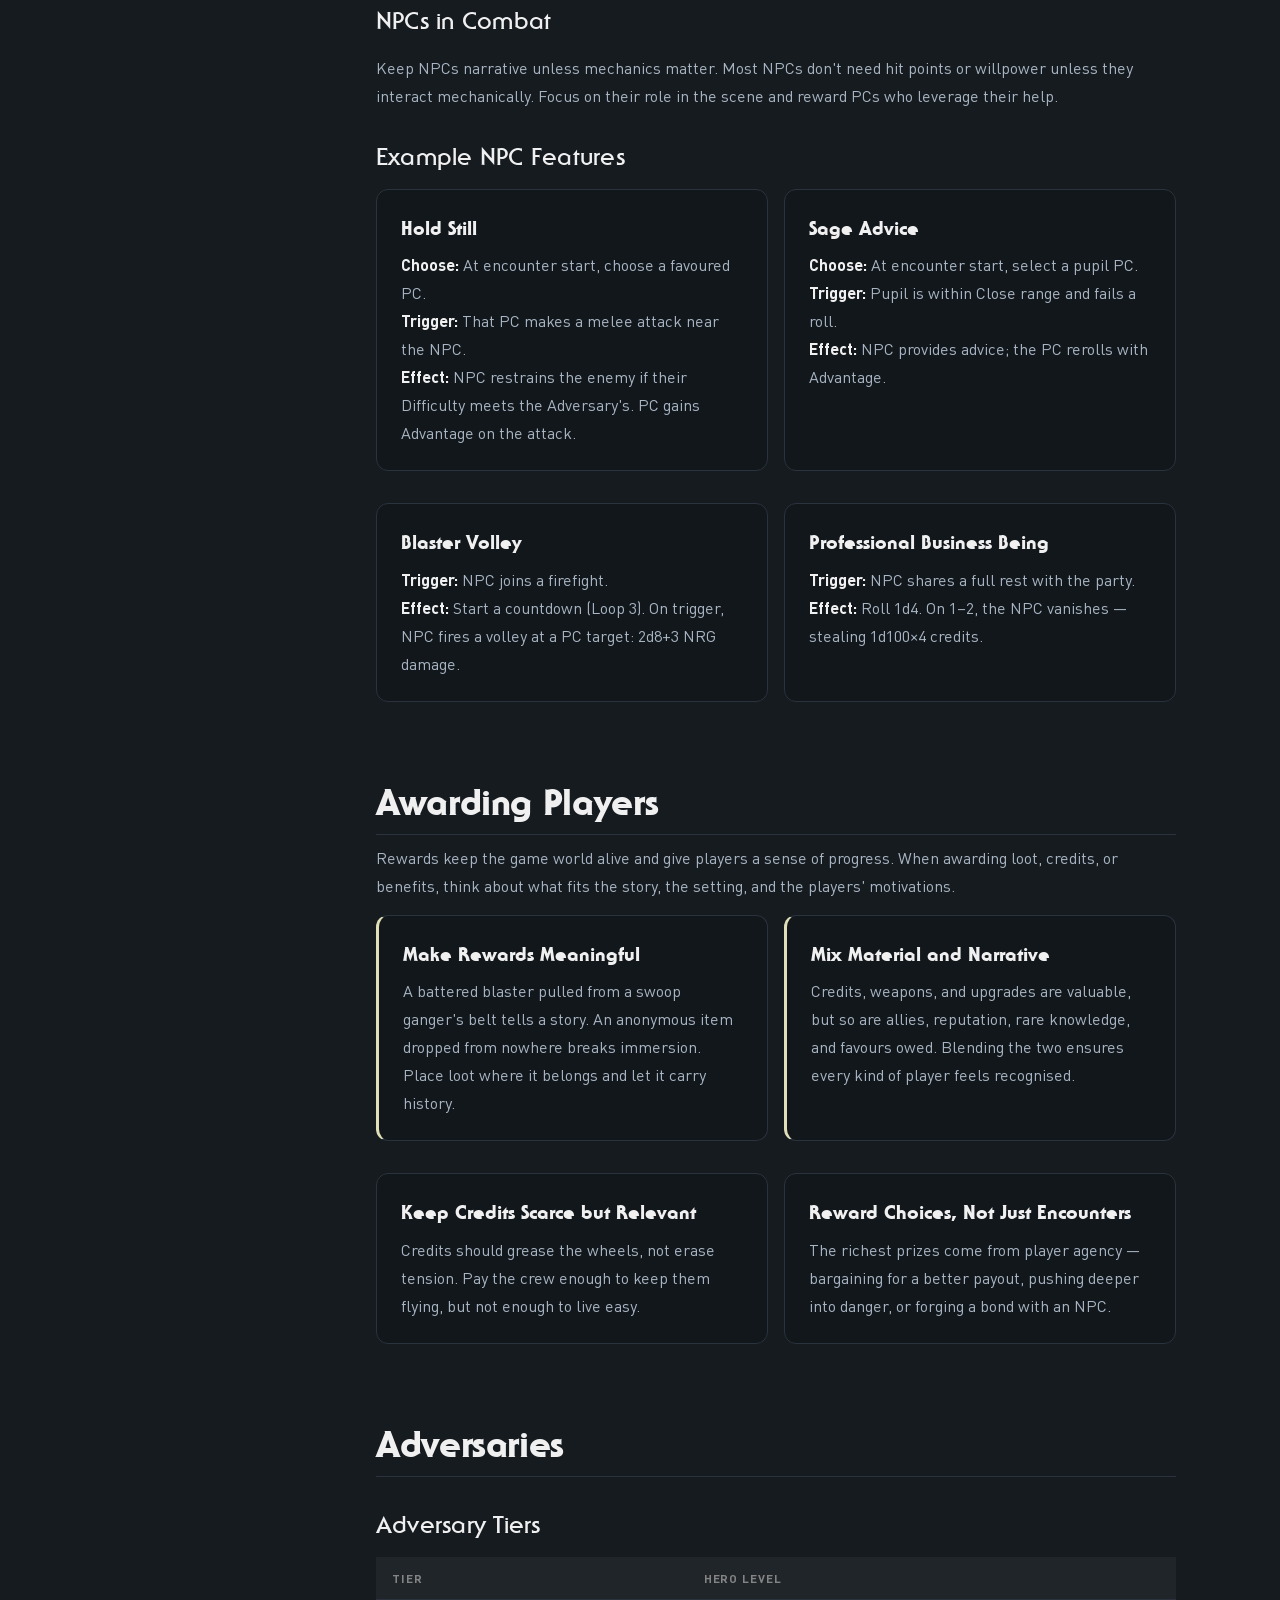
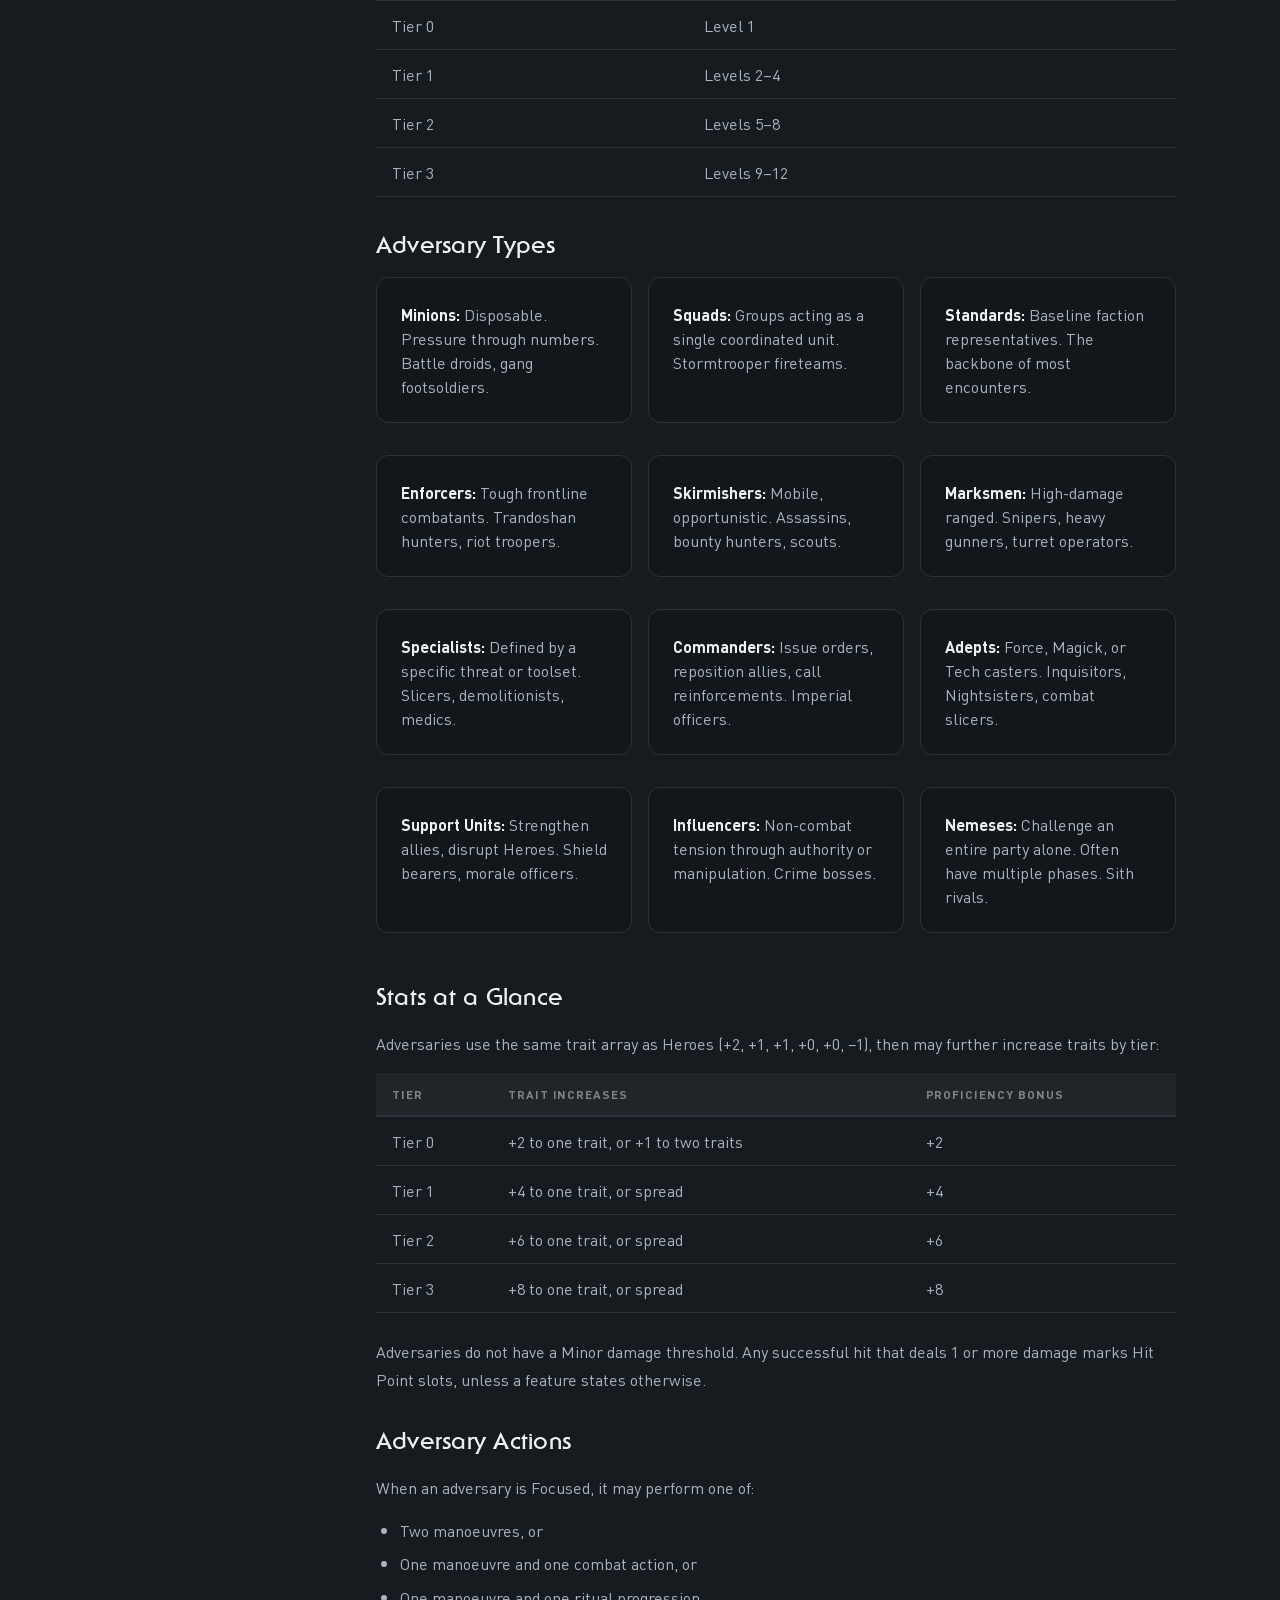
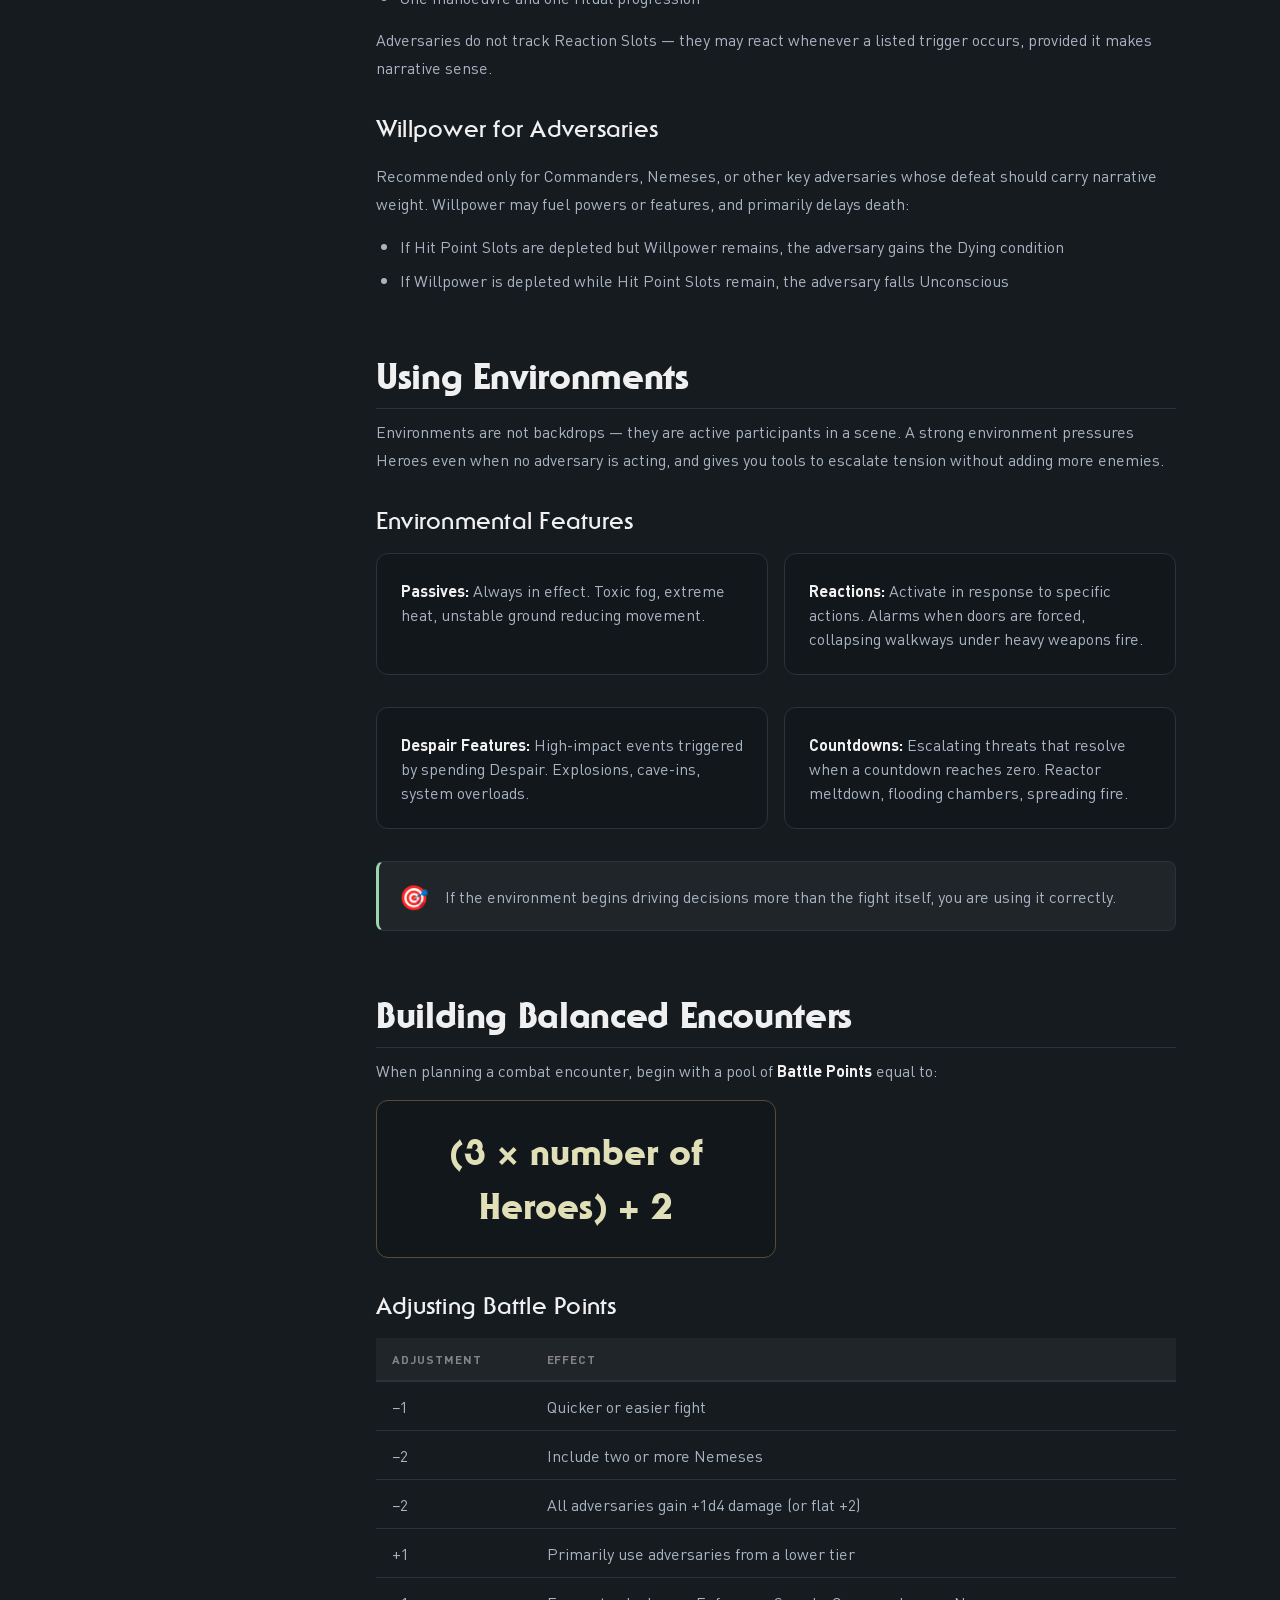
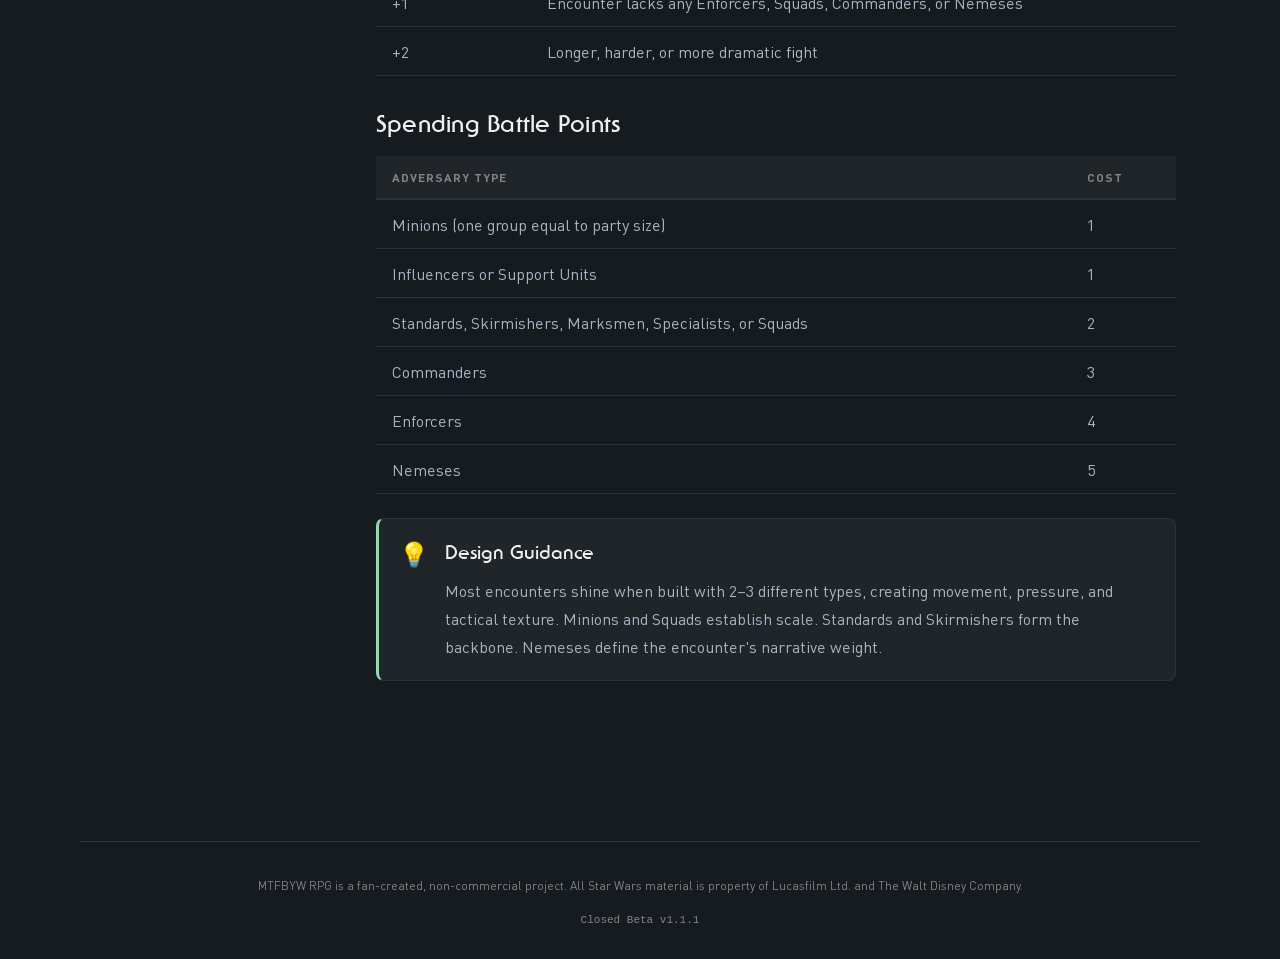
<file: gm-guide.html>
<!DOCTYPE html>
<html lang="en-GB">
<head>
  <meta charset="UTF-8">
  <script src="js/gate.js"></script>
  <meta name="viewport" content="width=device-width, initial-scale=1.0">
  <title>GM Guide — MTFBYW</title>
  <link rel="stylesheet" href="css/tokens.css">
  <link rel="stylesheet" href="css/layout.css">
</head>
<body>

<div id="site-header-mount"></div>

<div class="page-wrap">

  <aside class="sidebar">
    <div class="sidebar-group">
      <span class="sidebar-label">Principles</span>
      <a href="#gm-principles"   class="sidebar-link">GM Principles</a>
      <a href="#rolling-dice"    class="sidebar-link">Rolling Dice</a>
      <a href="#gm-moves"        class="sidebar-link">GM Moves</a>
    </div>
    <div class="sidebar-group">
      <span class="sidebar-label">Tools</span>
      <a href="#despair"         class="sidebar-link">Using Despair</a>
      <a href="#difficulty"      class="sidebar-link">Difficulty Benchmarks</a>
      <a href="#improvised"      class="sidebar-link">Improvising Damage</a>
      <a href="#countdowns"      class="sidebar-link">Countdowns</a>
    </div>
    <div class="sidebar-group">
      <span class="sidebar-label">Encounters</span>
      <a href="#concluding"      class="sidebar-link">Concluding Encounters</a>
      <a href="#running-npcs"    class="sidebar-link">Running NPCs</a>
      <a href="#awarding"        class="sidebar-link">Awarding Players</a>
      <a href="#adversaries"     class="sidebar-link">Adversaries</a>
      <a href="#environments"    class="sidebar-link">Environments</a>
      <a href="#building"        class="sidebar-link">Building Encounters</a>
    </div>
  </aside>

  <article class="content">

    <header class="page-hero">
      <span class="page-hero__eyebrow">Chapter 8</span>
      <h1 class="page-hero__title">GM <em>Guide</em></h1>
      <p class="page-hero__lead">As the Game Master, you are not the adversary nor the author of a fixed tale — you are the living pulse of the world. These principles and tools help you run with confidence, clarity, and creativity.</p>
    </header>

    <!-- GM Principles -->
    <section id="gm-principles" class="rule-section">
      <h2 class="section-title">GM Principles</h2>
      <div class="grid-2">
        <div class="card">
          <div class="card__title">Make the World Feel Real</div>
          <p>Describe with all the senses. Show how factions scheme, landscapes shift, and rumours spread. Treat every part of the setting as though it lives and breathes — even beyond the players' sight.</p>
          <p style="color:var(--color-text-subdued);font-size:var(--text-sm);margin-top:var(--space-2);"><strong>Pitfall:</strong> Don't drown players in description. Give them enough to act, then let their questions guide the detail.</p>
        </div>
        <div class="card">
          <div class="card__title">Play to Find Out What Happens</div>
          <p>Don't script outcomes. Instead, set the stage, place moving parts in motion, and let the story emerge through the players' actions and the dice.</p>
          <p style="color:var(--color-text-subdued);font-size:var(--text-sm);margin-top:var(--space-2);"><strong>Pitfall:</strong> Railroading — forcing players back onto a predetermined path — robs their choices of meaning.</p>
        </div>
        <div class="card">
          <div class="card__title">Frame, Don't Fumble</div>
          <p>Start scenes in the middle of action or decision, not the slow lead-up. Keep momentum alive by asking, "What do you do?"</p>
          <p style="color:var(--color-text-subdued);font-size:var(--text-sm);margin-top:var(--space-2);"><strong>Pitfall:</strong> Letting play bog down in long travel logs or empty errands. Skip to the good stuff.</p>
        </div>
        <div class="card">
          <div class="card__title">Adjudicate with Fairness</div>
          <p>You are referee as much as narrator. Apply rules and consequences consistently, and when uncertain, make a ruling that keeps the game moving.</p>
          <p style="color:var(--color-text-subdued);font-size:var(--text-sm);margin-top:var(--space-2);"><strong>Pitfall:</strong> Playing favourites. Everyone at the table deserves the same chance to shine.</p>
        </div>
        <div class="card">
          <div class="card__title">Share the Focus</div>
          <p>Every character deserves moments to shine. Rotate attention, highlight different strengths, and ensure no one feels sidelined.</p>
          <p style="color:var(--color-text-subdued);font-size:var(--text-sm);margin-top:var(--space-2);"><strong>Pitfall:</strong> Letting louder players dominate while quiet ones fade into the background.</p>
        </div>
        <div class="card">
          <div class="card__title">Let Choices Matter</div>
          <p>Player decisions should echo through the world — altering relationships, tilting balances of power, leaving marks on the galaxy.</p>
          <p style="color:var(--color-text-subdued);font-size:var(--text-sm);margin-top:var(--space-2);"><strong>Pitfall:</strong> Undoing consequences just to protect your plans.</p>
        </div>
        <div class="card">
          <div class="card__title">Say Yes, or Let the Dice Decide</div>
          <p>If an idea fits the fiction, allow it. If there's uncertainty, call for a roll. Never stall creativity in the name of rigidity.</p>
          <p style="color:var(--color-text-subdued);font-size:var(--text-sm);margin-top:var(--space-2);"><strong>Pitfall:</strong> Shutting down clever ideas simply because they weren't anticipated.</p>
        </div>
        <div class="card">
          <div class="card__title">Balance Challenge with Opportunity</div>
          <p>Test the characters with danger, intrigue, or moral choices — but always pair hardship with the possibility of triumph or discovery.</p>
          <p style="color:var(--color-text-subdued);font-size:var(--text-sm);margin-top:var(--space-2);"><strong>Pitfall:</strong> Relentless punishment. Without hope or moments of victory, tension collapses into frustration.</p>
        </div>
        <div class="card">
          <div class="card__title">Keep the Tone True</div>
          <p>The galaxy reflects its genre. Carry mood through descriptions, NPC reactions, and consequences.</p>
          <p style="color:var(--color-text-subdued);font-size:var(--text-sm);margin-top:var(--space-2);"><strong>Pitfall:</strong> Jarring tone shifts that pull players out of the story (unless intentional).</p>
        </div>
        <div class="card">
          <div class="card__title">Embrace Surprise, Even Your Own</div>
          <p>Allow yourself to be surprised by the dice, by the table, and by where the story wants to go.</p>
          <p style="color:var(--color-text-subdued);font-size:var(--text-sm);margin-top:var(--space-2);"><strong>Pitfall:</strong> Treating the game like a performance where only you know the ending. The fun lies in discovering it together.</p>
        </div>
      </div>
    </section>

    <!-- Rolling Dice -->
    <section id="rolling-dice" class="rule-section">
      <h2 class="section-title">Rolling Dice</h2>
      <p>The GM does not use Dyad Dice. Instead, they roll a single d20, referred to as the <strong>GM's Die</strong>.</p>

      <h3 class="section-subtitle">Adversary Attack Rolls</h3>
      <ol class="step-list">
        <li><div>Roll the GM's Die (d20) and add the adversary's attack bonus.</div></li>
        <li><div>If the total equals or exceeds the target's Evasion, the attack hits. Otherwise, it misses.</div></li>
        <li><div>On a hit, roll the attack's damage dice and apply the result.</div></li>
      </ol>

      <h3 class="section-subtitle">Natural 20</h3>
      <p>A natural 20 always hits, striking with critical extra force. Roll damage normally, then add the highest possible number from the damage dice rolled. Flat damage modifiers are doubled.</p>
      <p><em>Example: An attack dealing 3d6+2 would instead deal 18 + 3d6 + 2.</em></p>

      <h3 class="section-subtitle">Adversary Advantage &amp; Disadvantage</h3>
      <p>If an adversary has Advantage on a GM Die roll, roll two d20s and keep the higher. If they have Disadvantage, roll two d20s and keep the lower.</p>
    </section>

    <!-- GM Moves -->
    <section id="gm-moves" class="rule-section">
      <h2 class="section-title">GM Moves</h2>
      <p>Your moves shape the story in response to the players' actions. GM moves happen during GM turns — a GM turn begins when the Focus shifts to you, and ends when you hand it back to the players.</p>

      <h3 class="section-subtitle">When to Make a GM Move</h3>
      <p>Make a GM move when players:</p>
      <ul>
        <li>Roll with Despair</li>
        <li>Fail an attack, skill check, or saving roll</li>
        <li>Take an action with unavoidable consequences</li>
        <li>Hand you a golden opportunity (an opening that demands a response)</li>
        <li>Look to you to decide what happens next</li>
      </ul>

      <h3 class="section-subtitle">Choosing GM Moves by Roll Result</h3>

      <div class="outcomes-grid">
        <div class="outcome-chip outcome-chip--crit-major">
          <div class="outcome-chip__label">Critical Success</div>
          <div class="outcome-chip__text">The player describes their success, then you grant them an additional opportunity and advantage.</div>
        </div>
        <div class="outcome-chip outcome-chip--success-balance">
          <div class="outcome-chip__label">Success with Balance</div>
          <div class="outcome-chip__text">The player describes their success, and you show how the Galaxy opens a new opportunity in response.</div>
        </div>
        <div class="outcome-chip outcome-chip--success-despair">
          <div class="outcome-chip__label">Success with Despair</div>
          <div class="outcome-chip__text">The player succeeds, but at a cost. They describe the success, then you take a Despair and make a GM move to introduce a minor consequence.</div>
        </div>
        <div class="outcome-chip outcome-chip--failure-balance">
          <div class="outcome-chip__label">Failure with Balance</div>
          <div class="outcome-chip__text">The PC doesn't get what they want, but the setback is not catastrophic. Describe the failure, then introduce a minor consequence.</div>
        </div>
        <div class="outcome-chip outcome-chip--failure-despair">
          <div class="outcome-chip__label">Failure with Despair</div>
          <div class="outcome-chip__text">Things go badly — and dangerously. Describe how it unravels, then introduce a major consequence.</div>
        </div>
      </div>

      <h3 class="section-subtitle">Yes/But/No Framework</h3>
      <div class="grid-2" style="margin-top:var(--space-4);">
        <div class="card card--feature"><strong>Success with Balance: Yes, and…</strong><p>You succeed cleanly, and the moment creates a new opportunity.</p></div>
        <div class="card card--despair"><strong>Success with Despair: Yes, but…</strong><p>You succeed, but there's a consequence. The GM gains a Despair.</p></div>
        <div class="card"><strong>Failure with Balance: No, but…</strong><p>Things don't go as planned, but you gain a new opportunity.</p></div>
        <div class="card card--warning"><strong>Failure with Despair: No, and…</strong><p>You fail, and it gets worse. The GM gains a Despair.</p></div>
      </div>

      <h3 class="section-subtitle">Move Severity</h3>
      <p><strong>Soft moves</strong> give players information and a chance to react — tension, foreshadowing. <strong>Hard moves</strong> escalate conflict, inflict consequences, or close off options. Use softer moves on rolls with Balance, and harsher moves on rolls with Despair.</p>

      <h3 class="section-subtitle">Example GM Moves</h3>
      <div class="grid-2">
        <ul style="color:var(--color-text-subdued);">
          <li>Show how the world reacts</li>
          <li>Ask a question and build on the answer</li>
          <li>Make an NPC act in line with their motive</li>
          <li>Drive a PC to act by pressing their goals</li>
          <li>Signal an imminent off-screen threat</li>
          <li>Reveal an unwelcome truth or unexpected danger</li>
          <li>Force the group to split up</li>
          <li>Have a PC expend a resource</li>
        </ul>
        <ul style="color:var(--color-text-subdued);">
          <li>Make a move the characters don't see</li>
          <li>Show collateral damage</li>
          <li>Clear an adversary's condition</li>
          <li>Shift the environment</li>
          <li>Focus on an adversary</li>
          <li>Capture someone or something important</li>
          <li>Use a PC's backstory against them</li>
          <li>Take away an opportunity permanently</li>
        </ul>
      </div>
    </section>

    <!-- Using Despair -->
    <section id="despair" class="rule-section">
      <h2 class="section-title">Using Despair</h2>
      <p>Despair is the GM's narrative fuel — used to escalate tension and shift momentum. You start a campaign with <strong>1 Despair per adventurer</strong>. You gain Despair whenever a PC rolls with Despair, when the PCs rest, or when an ability instructs you to. Despair carries over between sessions.</p>

      <h3 class="section-subtitle">Spending Despair</h3>
      <ul>
        <li>Interrupt the players and take the Focus with an Adversary, allowing them to take a regular turn</li>
        <li>Make an additional GM move</li>
        <li>Activate an Adversary's Despair Feature</li>
        <li>Trigger an environmental Despair Feature</li>
      </ul>

      <h3 class="section-subtitle">Dramatic Tension</h3>
      <table>
        <thead><tr><th>Scene Type</th><th>Examples</th><th>Despair Range</th></tr></thead>
        <tbody>
          <tr><td>Incidental</td><td>Resupplying, downtime scenes, gathering info after drama</td><td>0–1</td></tr>
          <tr><td>Minor</td><td>Travel encounters, small skirmishes, foreshadowed trouble</td><td>1–3</td></tr>
          <tr><td>Standard</td><td>Notable battle, perilous travel, tense social encounter</td><td>2–4</td></tr>
          <tr><td>Major</td><td>Large battle with a leader, character-defining moment</td><td>4–8</td></tr>
          <tr><td>Climactic</td><td>Villain showdown, epic set piece, fateful duel</td><td>6–12</td></tr>
        </tbody>
      </table>

      <h3 class="section-subtitle">Spending Tactics</h3>
      <ul>
        <li><strong>Spending Fast:</strong> Drop Despair before players can react, creating surprise</li>
        <li><strong>Spending Often:</strong> Use Despair whenever Focus returns to you, keeping pressure constant</li>
        <li><strong>Spending Big:</strong> Spend multiple Despair in quick succession to overwhelm the party</li>
      </ul>
    </section>

    <!-- Difficulty Benchmarks -->
    <section id="difficulty" class="rule-section">
      <h2 class="section-title">Difficulty Benchmarks</h2>
      <ul>
        <li><strong>Attack rolls vs adversaries:</strong> Difficulty equals the adversary's Evasion</li>
        <li><strong>Other action rolls vs adversaries:</strong> Difficulty equals the adversary's Difficulty score plus any relevant Trait modifier</li>
        <li><strong>Unspecified rolls:</strong> When no set Difficulty exists, assign one based on the situation</li>
      </ul>
      <p>A quick rule of thumb: <strong>12 + relevant modifier</strong> is your baseline for any unspecified Difficulty.</p>
    </section>

    <!-- Improvising Damage -->
    <section id="improvised" class="rule-section">
      <h2 class="section-title">Improvising Damage</h2>
      <p>Not every threat fits neatly into a weapon profile. Collapsing tunnels, industrial machinery, and volatile terrain all call for damage decided in the moment.</p>

      <table>
        <thead><tr><th>Dice</th><th>Examples</th></tr></thead>
        <tbody>
          <tr><td><span class="die-pill">1d10</span></td><td>Minor but dangerous harm — burned by hot coals, struck by falling debris, pricked by a poisoned needle</td></tr>
          <tr><td><span class="die-pill">2d10</span></td><td>Severe environmental hazards — struck by lightning, falling into an ignited oil slick</td></tr>
          <tr><td><span class="die-pill">4d10</span></td><td>Major structural or chemical threats — falling rubble in a collapsing tunnel, tumbling into a vat of acid</td></tr>
          <tr><td><span class="die-pill">8d10</span></td><td>Extreme industrial or natural dangers — crushed by a trash compactor, struck by whirling durasteel blades</td></tr>
          <tr><td><span class="die-pill">16d10</span></td><td>Catastrophic harm — submerged in molten lava, struck by a crashing starfighter</td></tr>
          <tr><td><span class="die-pill die-pill--danger">31d10</span></td><td>Mythic or cosmic-scale threats — the smite of a Mortis God, the jaws of the Great Purrgil</td></tr>
        </tbody>
      </table>

      <h3 class="section-subtitle">Damage Severity by Level</h3>
      <table>
        <thead><tr><th>Hero Level</th><th>Nuisance</th><th>Deadly</th></tr></thead>
        <tbody>
          <tr><td>1–3</td><td>1d10</td><td>3d10</td></tr>
          <tr><td>4–6</td><td>2d10</td><td>6d10</td></tr>
          <tr><td>7–9</td><td>4d10</td><td>12d10</td></tr>
          <tr><td>8–12</td><td>8d10</td><td>24d10</td></tr>
        </tbody>
      </table>

      <div class="callout callout--balance" style="margin-top:var(--space-4);">
        <div class="callout__icon">🎬</div>
        <div class="callout__body">
          <div class="callout__title">Cinematic Guidance</div>
          <p>When uncertain, choose drama over precision. The exact number matters less than the moment it creates. Let the dice support the story, not slow it down.</p>
        </div>
      </div>
    </section>

    <!-- Countdowns -->
    <section id="countdowns" class="rule-section">
      <h2 class="section-title">Countdowns</h2>
      <p>Countdowns represent a ticking clock — events running out before something happens. A countdown starts at a set value and decreases as it advances. When it reaches 0, its effect is triggered.</p>

      <h3 class="section-subtitle">Standard Countdowns</h3>
      <p>A standard countdown decreases by 1 every time a player makes a Dyad Dice roll. If an adversary, ability, or environment feature refers to a "Countdown [n]," it means a standard countdown starting at n.</p>

      <h3 class="section-subtitle">Dynamic Countdowns</h3>
      <p>Dynamic countdowns shift based on outcomes, moving up to 3 steps per roll.</p>
      <table>
        <thead><tr><th>Roll Result</th><th>Progress Advancement</th><th>Consequence Advancement</th></tr></thead>
        <tbody>
          <tr><td>Failure with Despair</td><td>No advancement</td><td>Tick down 3</td></tr>
          <tr><td>Failure with Balance</td><td>No advancement</td><td>Tick down 2</td></tr>
          <tr><td>Success with Despair</td><td>Tick down 1</td><td>Tick down 1</td></tr>
          <tr><td>Success with Balance</td><td>Tick down 2</td><td>No advancement</td></tr>
          <tr><td>Critical Success</td><td>Tick down 3</td><td>No advancement</td></tr>
        </tbody>
      </table>

      <h3 class="section-subtitle">Advanced Countdown Features</h3>
      <div class="grid-2">
        <div class="card"><strong>Randomised:</strong> Start at a hidden or random value</div>
        <div class="card"><strong>Loop:</strong> Reset to their starting value once triggered</div>
        <div class="card"><strong>Increasing:</strong> Each loop starts with +1 to its value</div>
        <div class="card"><strong>Decreasing:</strong> Each loop starts with −1 to its value</div>
        <div class="card"><strong>Linked:</strong> Progress and Consequence countdowns both advance on the same rolls</div>
        <div class="card"><strong>Long-Term:</strong> Advance only after rests instead of every roll</div>
      </div>
    </section>

    <!-- Concluding Encounters -->
    <section id="concluding" class="rule-section">
      <h2 class="section-title">Concluding an Encounter</h2>
      <p>When combat ends — through defeat of a Leader, retreat or surrender of adversaries, or the GM declaring the threat resolved — the GM may spend <strong>3 Despair</strong> to initiate a Strenuous Combat Saving Roll once the physical encounter concludes.</p>
      <p>Each Hero must make a <strong>Resilience Saving Roll</strong>. The base Difficulty is 12. The GM may increase this by spending additional Despair (e.g., spending 5 total Despair sets the Difficulty to 14).</p>

      <table>
        <thead><tr><th>Roll Result</th><th>Effect</th></tr></thead>
        <tbody>
          <tr><td>Critical Success</td><td>The Hero finds a second wind — all Willpower slots restored</td></tr>
          <tr><td>Success with Balance</td><td>The Hero comes away steady — restore 1 Willpower slot</td></tr>
          <tr><td>Success with Despair</td><td>The Hero holds together — no penalty to Willpower</td></tr>
          <tr><td>Failure with Balance</td><td>The Hero overexerts themselves — mark off 1 Willpower slot</td></tr>
          <tr><td>Failure with Despair</td><td>The Hero is drained — mark off all remaining Willpower slots</td></tr>
        </tbody>
      </table>
    </section>

    <!-- Running NPCs -->
    <section id="running-npcs" class="rule-section">
      <h2 class="section-title">Running NPCs</h2>
      <p>NPCs bring the world to life through their goals, quirks, and methods. Treat them as dynamic characters rather than background props. Give them names, motivation, and a physical description — ideally on an NPC Card.</p>

      <h3 class="section-subtitle">NPC Cards</h3>
      <p>Each NPC Card captures:</p>
      <ul>
        <li><strong>Goal</strong> — what they want</li>
        <li><strong>Method</strong> — how they achieve it (charm, lies, brute force, etc.)</li>
        <li><strong>Anchor</strong> — a quirk, phrase, or memorable detail</li>
        <li><strong>Attitude</strong> — Indifferent, Friendly, or Hostile</li>
      </ul>

      <div class="card card--feature" style="margin-top:var(--space-4);">
        <div class="card__title">Example NPC Card: Gary Woodland</div>
        <div class="card__meta">Bouncer for Global Bastards Ltd</div>
        <p><strong>Goal:</strong> Earn credits purely for personal gain</p>
        <p><strong>Method:</strong> Takes any job going, but puts in the bare minimum effort</p>
        <p><strong>Anchor:</strong> Picks his teeth with a claw while others talk, staring off as if half elsewhere</p>
        <p><strong>Attitude:</strong> Indifferent. Rarely listens. Detached, often agrees without caring.</p>
        <p style="margin-top:var(--space-3);color:var(--color-text-subdued);font-size:var(--text-sm);"><em>A purple-scaled Tiss'Shar with jagged, predatory teeth and a ridge-like crest crowning his head. He sports a battered bright-blue Berghaus jacket that barely conceals his weapons beneath.</em></p>
      </div>

      <h3 class="section-subtitle">NPCs in Combat</h3>
      <p>Keep NPCs narrative unless mechanics matter. Most NPCs don't need hit points or willpower unless they interact mechanically. Focus on their role in the scene and reward PCs who leverage their help.</p>

      <h3 class="section-subtitle">Example NPC Features</h3>
      <div class="grid-2">
        <div class="card">
          <div class="card__title">Hold Still</div>
          <p><strong>Choose:</strong> At encounter start, choose a favoured PC.<br><strong>Trigger:</strong> That PC makes a melee attack near the NPC.<br><strong>Effect:</strong> NPC restrains the enemy if their Difficulty meets the Adversary's. PC gains Advantage on the attack.</p>
        </div>
        <div class="card">
          <div class="card__title">Sage Advice</div>
          <p><strong>Choose:</strong> At encounter start, select a pupil PC.<br><strong>Trigger:</strong> Pupil is within Close range and fails a roll.<br><strong>Effect:</strong> NPC provides advice; the PC rerolls with Advantage.</p>
        </div>
        <div class="card">
          <div class="card__title">Blaster Volley</div>
          <p><strong>Trigger:</strong> NPC joins a firefight.<br><strong>Effect:</strong> Start a countdown (Loop 3). On trigger, NPC fires a volley at a PC target: 2d8+3 NRG damage.</p>
        </div>
        <div class="card">
          <div class="card__title">Professional Business Being</div>
          <p><strong>Trigger:</strong> NPC shares a full rest with the party.<br><strong>Effect:</strong> Roll 1d4. On 1–2, the NPC vanishes — stealing 1d100×4 credits.</p>
        </div>
      </div>
    </section>

    <!-- Awarding Players -->
    <section id="awarding" class="rule-section">
      <h2 class="section-title">Awarding Players</h2>
      <p>Rewards keep the game world alive and give players a sense of progress. When awarding loot, credits, or benefits, think about what fits the story, the setting, and the players' motivations.</p>

      <div class="grid-2">
        <div class="card card--feature">
          <div class="card__title">Make Rewards Meaningful</div>
          <p>A battered blaster pulled from a swoop ganger's belt tells a story. An anonymous item dropped from nowhere breaks immersion. Place loot where it belongs and let it carry history.</p>
        </div>
        <div class="card card--feature">
          <div class="card__title">Mix Material and Narrative</div>
          <p>Credits, weapons, and upgrades are valuable, but so are allies, reputation, rare knowledge, and favours owed. Blending the two ensures every kind of player feels recognised.</p>
        </div>
        <div class="card">
          <div class="card__title">Keep Credits Scarce but Relevant</div>
          <p>Credits should grease the wheels, not erase tension. Pay the crew enough to keep them flying, but not enough to live easy.</p>
        </div>
        <div class="card">
          <div class="card__title">Reward Choices, Not Just Encounters</div>
          <p>The richest prizes come from player agency — bargaining for a better payout, pushing deeper into danger, or forging a bond with an NPC.</p>
        </div>
      </div>
    </section>

    <!-- Adversaries -->
    <section id="adversaries" class="rule-section">
      <h2 class="section-title">Adversaries</h2>

      <h3 class="section-subtitle">Adversary Tiers</h3>
      <table>
        <thead><tr><th>Tier</th><th>Hero Level</th></tr></thead>
        <tbody>
          <tr><td>Tier 0</td><td>Level 1</td></tr>
          <tr><td>Tier 1</td><td>Levels 2–4</td></tr>
          <tr><td>Tier 2</td><td>Levels 5–8</td></tr>
          <tr><td>Tier 3</td><td>Levels 9–12</td></tr>
        </tbody>
      </table>

      <h3 class="section-subtitle">Adversary Types</h3>
      <div class="grid-3">
        <div class="card"><strong>Minions:</strong> Disposable. Pressure through numbers. Battle droids, gang footsoldiers.</div>
        <div class="card"><strong>Squads:</strong> Groups acting as a single coordinated unit. Stormtrooper fireteams.</div>
        <div class="card"><strong>Standards:</strong> Baseline faction representatives. The backbone of most encounters.</div>
        <div class="card"><strong>Enforcers:</strong> Tough frontline combatants. Trandoshan hunters, riot troopers.</div>
        <div class="card"><strong>Skirmishers:</strong> Mobile, opportunistic. Assassins, bounty hunters, scouts.</div>
        <div class="card"><strong>Marksmen:</strong> High-damage ranged. Snipers, heavy gunners, turret operators.</div>
        <div class="card"><strong>Specialists:</strong> Defined by a specific threat or toolset. Slicers, demolitionists, medics.</div>
        <div class="card"><strong>Commanders:</strong> Issue orders, reposition allies, call reinforcements. Imperial officers.</div>
        <div class="card"><strong>Adepts:</strong> Force, Magick, or Tech casters. Inquisitors, Nightsisters, combat slicers.</div>
        <div class="card"><strong>Support Units:</strong> Strengthen allies, disrupt Heroes. Shield bearers, morale officers.</div>
        <div class="card"><strong>Influencers:</strong> Non-combat tension through authority or manipulation. Crime bosses.</div>
        <div class="card"><strong>Nemeses:</strong> Challenge an entire party alone. Often have multiple phases. Sith rivals.</div>
      </div>

      <h3 class="section-subtitle">Stats at a Glance</h3>
      <p>Adversaries use the same trait array as Heroes (+2, +1, +1, +0, +0, −1), then may further increase traits by tier:</p>
      <table>
        <thead><tr><th>Tier</th><th>Trait Increases</th><th>Proficiency Bonus</th></tr></thead>
        <tbody>
          <tr><td>Tier 0</td><td>+2 to one trait, or +1 to two traits</td><td>+2</td></tr>
          <tr><td>Tier 1</td><td>+4 to one trait, or spread</td><td>+4</td></tr>
          <tr><td>Tier 2</td><td>+6 to one trait, or spread</td><td>+6</td></tr>
          <tr><td>Tier 3</td><td>+8 to one trait, or spread</td><td>+8</td></tr>
        </tbody>
      </table>

      <p>Adversaries do not have a Minor damage threshold. Any successful hit that deals 1 or more damage marks Hit Point slots, unless a feature states otherwise.</p>

      <h3 class="section-subtitle">Adversary Actions</h3>
      <p>When an adversary is Focused, it may perform one of:</p>
      <ul>
        <li>Two manoeuvres, or</li>
        <li>One manoeuvre and one combat action, or</li>
        <li>One manoeuvre and one ritual progression</li>
      </ul>
      <p>Adversaries do not track Reaction Slots — they may react whenever a listed trigger occurs, provided it makes narrative sense.</p>

      <h3 class="section-subtitle">Willpower for Adversaries</h3>
      <p>Recommended only for Commanders, Nemeses, or other key adversaries whose defeat should carry narrative weight. Willpower may fuel powers or features, and primarily delays death:</p>
      <ul>
        <li>If Hit Point Slots are depleted but Willpower remains, the adversary gains the Dying condition</li>
        <li>If Willpower is depleted while Hit Point Slots remain, the adversary falls Unconscious</li>
      </ul>
    </section>

    <!-- Environments -->
    <section id="environments" class="rule-section">
      <h2 class="section-title">Using Environments</h2>
      <p>Environments are not backdrops — they are active participants in a scene. A strong environment pressures Heroes even when no adversary is acting, and gives you tools to escalate tension without adding more enemies.</p>

      <h3 class="section-subtitle">Environmental Features</h3>
      <div class="grid-2">
        <div class="card"><strong>Passives:</strong> Always in effect. Toxic fog, extreme heat, unstable ground reducing movement.</div>
        <div class="card"><strong>Reactions:</strong> Activate in response to specific actions. Alarms when doors are forced, collapsing walkways under heavy weapons fire.</div>
        <div class="card"><strong>Despair Features:</strong> High-impact events triggered by spending Despair. Explosions, cave-ins, system overloads.</div>
        <div class="card"><strong>Countdowns:</strong> Escalating threats that resolve when a countdown reaches zero. Reactor meltdown, flooding chambers, spreading fire.</div>
      </div>

      <div class="callout callout--tip" style="margin-top:var(--space-4);">
        <div class="callout__icon">🎯</div>
        <div class="callout__body">
          <p>If the environment begins driving decisions more than the fight itself, you are using it correctly.</p>
        </div>
      </div>
    </section>

    <!-- Building Encounters -->
    <section id="building" class="rule-section">
      <h2 class="section-title">Building Balanced Encounters</h2>
      <p>When planning a combat encounter, begin with a pool of <strong>Battle Points</strong> equal to:</p>
      <div style="background:var(--color-feature-bg);border:1px solid var(--color-surface-gold);border-radius:var(--radius-lg);padding:var(--space-6);text-align:center;margin:var(--space-4) 0;max-width:400px;">
        <div style="font-family:var(--font-display);font-size:var(--text-2xl);font-weight:900;color:var(--color-text-gold);">(3 × number of Heroes) + 2</div>
      </div>

      <h3 class="section-subtitle">Adjusting Battle Points</h3>
      <table>
        <thead><tr><th>Adjustment</th><th>Effect</th></tr></thead>
        <tbody>
          <tr><td>−1</td><td>Quicker or easier fight</td></tr>
          <tr><td>−2</td><td>Include two or more Nemeses</td></tr>
          <tr><td>−2</td><td>All adversaries gain +1d4 damage (or flat +2)</td></tr>
          <tr><td>+1</td><td>Primarily use adversaries from a lower tier</td></tr>
          <tr><td>+1</td><td>Encounter lacks any Enforcers, Squads, Commanders, or Nemeses</td></tr>
          <tr><td>+2</td><td>Longer, harder, or more dramatic fight</td></tr>
        </tbody>
      </table>

      <h3 class="section-subtitle">Spending Battle Points</h3>
      <table>
        <thead><tr><th>Adversary Type</th><th>Cost</th></tr></thead>
        <tbody>
          <tr><td>Minions (one group equal to party size)</td><td>1</td></tr>
          <tr><td>Influencers or Support Units</td><td>1</td></tr>
          <tr><td>Standards, Skirmishers, Marksmen, Specialists, or Squads</td><td>2</td></tr>
          <tr><td>Commanders</td><td>3</td></tr>
          <tr><td>Enforcers</td><td>4</td></tr>
          <tr><td>Nemeses</td><td>5</td></tr>
        </tbody>
      </table>

      <div class="callout callout--tip" style="margin-top:var(--space-4);">
        <div class="callout__icon">💡</div>
        <div class="callout__body">
          <div class="callout__title">Design Guidance</div>
          <p>Most encounters shine when built with 2–3 different types, creating movement, pressure, and tactical texture. Minions and Squads establish scale. Standards and Skirmishers form the backbone. Nemeses define the encounter's narrative weight.</p>
        </div>
      </div>
    </section>

  </article>
</div>

<div id="site-footer-mount"></div>
<script src="js/components.js"></script>
</body>
</html>
</file>
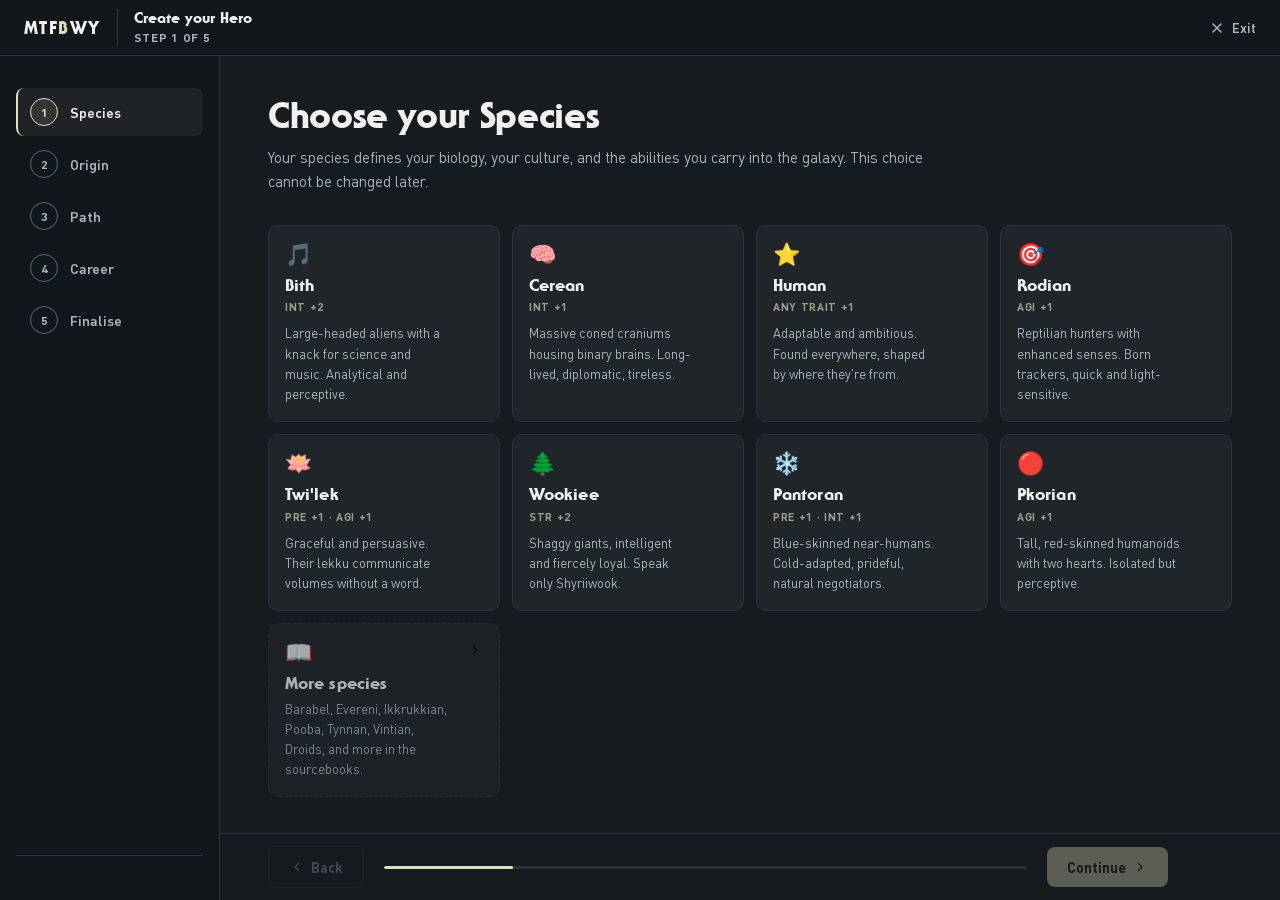
<file: hero-creation.html>
<!DOCTYPE html>
<html lang="en-GB">
<head>
  <meta charset="UTF-8">
  <meta name="viewport" content="width=device-width, initial-scale=1.0">
  <title>Create a Hero — MTFBYW</title>
  <link rel="stylesheet" href="css/tokens.css">
  <link rel="stylesheet" href="css/layout.css">
  <link rel="stylesheet" href="css/creation.css">
</head>
<body class="creation-body">

<!-- Compact header for creation flow -->
<header class="creation-header">
  <a href="index.html" class="auth-logo" style="font-family:var(--font-display);font-weight:900;font-size:18px;letter-spacing:0.08em;color:var(--color-text);text-decoration:none;text-transform:uppercase;">MTF<span style="color:var(--color-text-gold);">B</span>WY</a>
  <div class="creation-header__title">
    <span class="creation-header__label">Create your Hero</span>
    <span class="creation-header__step" id="step-label">Step 1 of 5</span>
  </div>
  <a href="index.html" class="creation-header__exit" aria-label="Exit creation">
    <svg width="18" height="18" viewBox="0 0 24 24" fill="none" stroke="currentColor" stroke-width="2"><line x1="18" y1="6" x2="6" y2="18"/><line x1="6" y1="6" x2="18" y2="18"/></svg>
    Exit
  </a>
</header>

<div class="creation-shell">

  <!-- ── Left stepper rail ── -->
  <nav class="creation-stepper" aria-label="Creation steps">
    <ol class="stepper-list">
      <li class="stepper-item active"    data-step="1" onclick="Creation.goToStep(1)">
        <span class="stepper-marker"><span class="stepper-num">1</span><svg class="stepper-check" width="14" height="14" viewBox="0 0 24 24" fill="none" stroke="currentColor" stroke-width="2.5"><polyline points="20 6 9 17 4 12"/></svg></span>
        <span class="stepper-label">Species</span>
      </li>
      <li class="stepper-item" data-step="2" onclick="Creation.goToStep(2)">
        <span class="stepper-marker"><span class="stepper-num">2</span><svg class="stepper-check" width="14" height="14" viewBox="0 0 24 24" fill="none" stroke="currentColor" stroke-width="2.5"><polyline points="20 6 9 17 4 12"/></svg></span>
        <span class="stepper-label">Origin</span>
      </li>
      <li class="stepper-item" data-step="3" onclick="Creation.goToStep(3)">
        <span class="stepper-marker"><span class="stepper-num">3</span><svg class="stepper-check" width="14" height="14" viewBox="0 0 24 24" fill="none" stroke="currentColor" stroke-width="2.5"><polyline points="20 6 9 17 4 12"/></svg></span>
        <span class="stepper-label">Path</span>
      </li>
      <li class="stepper-item" data-step="4" onclick="Creation.goToStep(4)">
        <span class="stepper-marker"><span class="stepper-num">4</span><svg class="stepper-check" width="14" height="14" viewBox="0 0 24 24" fill="none" stroke="currentColor" stroke-width="2.5"><polyline points="20 6 9 17 4 12"/></svg></span>
        <span class="stepper-label">Career</span>
      </li>
      <li class="stepper-item" data-step="5" onclick="Creation.goToStep(5)">
        <span class="stepper-marker"><span class="stepper-num">5</span><svg class="stepper-check" width="14" height="14" viewBox="0 0 24 24" fill="none" stroke="currentColor" stroke-width="2.5"><polyline points="20 6 9 17 4 12"/></svg></span>
        <span class="stepper-label">Finalise</span>
      </li>
    </ol>

    <!-- Summary of selections -->
    <div class="stepper-summary" id="stepper-summary">
      <div class="summary-item" id="sum-species" style="display:none">
        <span class="summary-label">Species</span>
        <span class="summary-value" id="sum-species-val">—</span>
      </div>
      <div class="summary-item" id="sum-origin" style="display:none">
        <span class="summary-label">Origin</span>
        <span class="summary-value" id="sum-origin-val">—</span>
      </div>
      <div class="summary-item" id="sum-path" style="display:none">
        <span class="summary-label">Path</span>
        <span class="summary-value" id="sum-path-val">—</span>
      </div>
      <div class="summary-item" id="sum-career" style="display:none">
        <span class="summary-label">Career</span>
        <span class="summary-value" id="sum-career-val">—</span>
      </div>
    </div>
  </nav>

  <!-- ── Main content area ── -->
  <main class="creation-main" id="creation-main">

    <!-- STEP 1: Species -->
    <div class="creation-step active" id="step-1">
      <div class="creation-step__header">
        <h1 class="creation-step__title">Choose your Species</h1>
        <p class="creation-step__desc">Your species defines your biology, your culture, and the abilities you carry into the galaxy. This choice cannot be changed later.</p>
      </div>

      <div class="creation-grid" id="species-grid">

        <button class="creation-card" data-value="Bith" onclick="Creation.select(this,'species')">
          <div class="creation-card__body">
            <div class="creation-card__glyph">🎵</div>
            <div class="creation-card__name">Bith</div>
            <div class="creation-card__tag">INT +2</div>
            <p class="creation-card__desc">Large-headed aliens with a knack for science and music. Analytical and perceptive.</p>
          </div>
          <div class="creation-card__check"><svg width="14" height="14" viewBox="0 0 24 24" fill="none" stroke="currentColor" stroke-width="3"><polyline points="20 6 9 17 4 12"/></svg></div>
        </button>

        <button class="creation-card" data-value="Cerean" onclick="Creation.select(this,'species')">
          <div class="creation-card__body">
            <div class="creation-card__glyph">🧠</div>
            <div class="creation-card__name">Cerean</div>
            <div class="creation-card__tag">INT +1</div>
            <p class="creation-card__desc">Massive coned craniums housing binary brains. Long-lived, diplomatic, tireless.</p>
          </div>
          <div class="creation-card__check"><svg width="14" height="14" viewBox="0 0 24 24" fill="none" stroke="currentColor" stroke-width="3"><polyline points="20 6 9 17 4 12"/></svg></div>
        </button>

        <button class="creation-card" data-value="Human" onclick="Creation.select(this,'species')">
          <div class="creation-card__body">
            <div class="creation-card__glyph">⭐</div>
            <div class="creation-card__name">Human</div>
            <div class="creation-card__tag">Any trait +1</div>
            <p class="creation-card__desc">Adaptable and ambitious. Found everywhere, shaped by where they're from.</p>
          </div>
          <div class="creation-card__check"><svg width="14" height="14" viewBox="0 0 24 24" fill="none" stroke="currentColor" stroke-width="3"><polyline points="20 6 9 17 4 12"/></svg></div>
        </button>

        <button class="creation-card" data-value="Rodian" onclick="Creation.select(this,'species')">
          <div class="creation-card__body">
            <div class="creation-card__glyph">🎯</div>
            <div class="creation-card__name">Rodian</div>
            <div class="creation-card__tag">AGI +1</div>
            <p class="creation-card__desc">Reptilian hunters with enhanced senses. Born trackers, quick and light-sensitive.</p>
          </div>
          <div class="creation-card__check"><svg width="14" height="14" viewBox="0 0 24 24" fill="none" stroke="currentColor" stroke-width="3"><polyline points="20 6 9 17 4 12"/></svg></div>
        </button>

        <button class="creation-card" data-value="Twi'lek" onclick="Creation.select(this,'species')">
          <div class="creation-card__body">
            <div class="creation-card__glyph">🪷</div>
            <div class="creation-card__name">Twi'lek</div>
            <div class="creation-card__tag">PRE +1 · AGI +1</div>
            <p class="creation-card__desc">Graceful and persuasive. Their lekku communicate volumes without a word.</p>
          </div>
          <div class="creation-card__check"><svg width="14" height="14" viewBox="0 0 24 24" fill="none" stroke="currentColor" stroke-width="3"><polyline points="20 6 9 17 4 12"/></svg></div>
        </button>

        <button class="creation-card" data-value="Wookiee" onclick="Creation.select(this,'species')">
          <div class="creation-card__body">
            <div class="creation-card__glyph">🌲</div>
            <div class="creation-card__name">Wookiee</div>
            <div class="creation-card__tag">STR +2</div>
            <p class="creation-card__desc">Shaggy giants, intelligent and fiercely loyal. Speak only Shyriiwook.</p>
          </div>
          <div class="creation-card__check"><svg width="14" height="14" viewBox="0 0 24 24" fill="none" stroke="currentColor" stroke-width="3"><polyline points="20 6 9 17 4 12"/></svg></div>
        </button>

        <button class="creation-card" data-value="Pantoran" onclick="Creation.select(this,'species')">
          <div class="creation-card__body">
            <div class="creation-card__glyph">❄️</div>
            <div class="creation-card__name">Pantoran</div>
            <div class="creation-card__tag">PRE +1 · INT +1</div>
            <p class="creation-card__desc">Blue-skinned near-humans. Cold-adapted, prideful, natural negotiators.</p>
          </div>
          <div class="creation-card__check"><svg width="14" height="14" viewBox="0 0 24 24" fill="none" stroke="currentColor" stroke-width="3"><polyline points="20 6 9 17 4 12"/></svg></div>
        </button>

        <button class="creation-card" data-value="Pkorian" onclick="Creation.select(this,'species')">
          <div class="creation-card__body">
            <div class="creation-card__glyph">🔴</div>
            <div class="creation-card__name">Pkorian</div>
            <div class="creation-card__tag">AGI +1</div>
            <p class="creation-card__desc">Tall, red-skinned humanoids with two hearts. Isolated but perceptive.</p>
          </div>
          <div class="creation-card__check"><svg width="14" height="14" viewBox="0 0 24 24" fill="none" stroke="currentColor" stroke-width="3"><polyline points="20 6 9 17 4 12"/></svg></div>
        </button>

        <button class="creation-card creation-card--more" onclick="window.location='species.html'">
          <div class="creation-card__body">
            <div class="creation-card__glyph">📖</div>
            <div class="creation-card__name">More species</div>
            <p class="creation-card__desc">Barabel, Evereni, Ikkrukkian, Pooba, Tynnan, Vintian, Droids, and more in the sourcebooks.</p>
          </div>
          <svg width="16" height="16" viewBox="0 0 24 24" fill="none" stroke="currentColor" stroke-width="2"><polyline points="9 18 15 12 9 6"/></svg>
        </button>

      </div>
    </div>

    <!-- STEP 2: Origin -->
    <div class="creation-step" id="step-2">
      <div class="creation-step__header">
        <h1 class="creation-step__title">Choose your Origin</h1>
        <p class="creation-step__desc">Your origin represents your first steps into a larger world. These are the circumstances that forged you — they cannot be changed later.</p>
      </div>

      <div class="creation-grid creation-grid--wide">

        <button class="creation-card" data-value="Abandoned" onclick="Creation.select(this,'origin')">
          <div class="creation-card__body">
            <div class="creation-card__name">Abandoned</div>
            <div class="creation-card__tag">RES +1 · Survival</div>
            <p class="creation-card__desc">Left behind to fend for yourself. <em>Survivor's Instinct:</em> once per short rest, reroll a failed Survival or Perception check.</p>
          </div>
          <div class="creation-card__check"><svg width="14" height="14" viewBox="0 0 24 24" fill="none" stroke="currentColor" stroke-width="3"><polyline points="20 6 9 17 4 12"/></svg></div>
        </button>

        <button class="creation-card" data-value="Force Sensitive" onclick="Creation.select(this,'origin')">
          <div class="creation-card__body">
            <div class="creation-card__name">Force Sensitive</div>
            <div class="creation-card__tag">FOR +1 · Insight · Force Powers</div>
            <p class="creation-card__desc">The Force hums faintly within you — untaught but undeniable. Gain access to Basic Force Powers.</p>
          </div>
          <div class="creation-card__check"><svg width="14" height="14" viewBox="0 0 24 24" fill="none" stroke="currentColor" stroke-width="3"><polyline points="20 6 9 17 4 12"/></svg></div>
        </button>

        <button class="creation-card" data-value="Hardened" onclick="Creation.select(this,'origin')">
          <div class="creation-card__body">
            <div class="creation-card__name">Hardened</div>
            <div class="creation-card__tag">RES +1 · Investigation</div>
            <p class="creation-card__desc">Life's cruelties taught you cunning and unbreakable will. <em>Street Smarts</em> in urban environments. <em>Indomitable Spirit</em> against influence.</p>
          </div>
          <div class="creation-card__check"><svg width="14" height="14" viewBox="0 0 24 24" fill="none" stroke="currentColor" stroke-width="3"><polyline points="20 6 9 17 4 12"/></svg></div>
        </button>

        <button class="creation-card" data-value="Jedi Initiate" onclick="Creation.select(this,'origin')">
          <div class="creation-card__body">
            <div class="creation-card__name">Jedi Initiate</div>
            <div class="creation-card__tag">FOR +1 · Negotiation · Force Powers</div>
            <p class="creation-card__desc">Raised within the Jedi Temple, you know little life beyond its walls. Gain access to Basic Force Powers.</p>
          </div>
          <div class="creation-card__check"><svg width="14" height="14" viewBox="0 0 24 24" fill="none" stroke="currentColor" stroke-width="3"><polyline points="20 6 9 17 4 12"/></svg></div>
        </button>

        <button class="creation-card" data-value="Optimist" onclick="Creation.select(this,'origin')">
          <div class="creation-card__body">
            <div class="creation-card__name">Optimist</div>
            <div class="creation-card__tag">PRE +1 · Negotiation</div>
            <p class="creation-card__desc">Sheltered beginnings left you hopeful, trusting, perhaps naïve. <em>Optimistic Courage:</em> add 1d4 to any action roll once per short rest. <em>Drawback</em> on deception reads.</p>
          </div>
          <div class="creation-card__check"><svg width="14" height="14" viewBox="0 0 24 24" fill="none" stroke="currentColor" stroke-width="3"><polyline points="20 6 9 17 4 12"/></svg></div>
        </button>

        <button class="creation-card" data-value="Prospect" onclick="Creation.select(this,'origin')">
          <div class="creation-card__body">
            <div class="creation-card__name">Prospect</div>
            <div class="creation-card__tag">AGI +1 · Athletics</div>
            <p class="creation-card__desc">Once a hopeful recruit — trained but never fully proven. <em>Eager Initiate:</em> advantage on rolls when acting with allies nearby.</p>
          </div>
          <div class="creation-card__check"><svg width="14" height="14" viewBox="0 0 24 24" fill="none" stroke="currentColor" stroke-width="3"><polyline points="20 6 9 17 4 12"/></svg></div>
        </button>

        <button class="creation-card" data-value="Survivor" onclick="Creation.select(this,'origin')">
          <div class="creation-card__body">
            <div class="creation-card__name">Survivor</div>
            <div class="creation-card__tag">RES +1 · Insight or Perception</div>
            <p class="creation-card__desc">Tragedy took everything, but not your will to live. <em>Tragic Resilience:</em> once per short rest, drop to 1 HP instead of 0.</p>
          </div>
          <div class="creation-card__check"><svg width="14" height="14" viewBox="0 0 24 24" fill="none" stroke="currentColor" stroke-width="3"><polyline points="20 6 9 17 4 12"/></svg></div>
        </button>

        <button class="creation-card" data-value="Tribal" onclick="Creation.select(this,'origin')">
          <div class="creation-card__body">
            <div class="creation-card__name">Tribal</div>
            <div class="creation-card__tag">PRE +1 · Perception + 1 bonus</div>
            <p class="creation-card__desc">Born into ancient customs, you thrive through community and tradition. <em>Tribal Connection</em> with those who share your culture.</p>
          </div>
          <div class="creation-card__check"><svg width="14" height="14" viewBox="0 0 24 24" fill="none" stroke="currentColor" stroke-width="3"><polyline points="20 6 9 17 4 12"/></svg></div>
        </button>

        <button class="creation-card" data-value="Witchborn" onclick="Creation.select(this,'origin')">
          <div class="creation-card__body">
            <div class="creation-card__name">Witchborn</div>
            <div class="creation-card__tag">FOR +1 · Survival · Magick Powers</div>
            <p class="creation-card__desc">Magick touched your birth, raised in cults or shaped by ichor. Gain access to the Basic Magick Powers.</p>
          </div>
          <div class="creation-card__check"><svg width="14" height="14" viewBox="0 0 24 24" fill="none" stroke="currentColor" stroke-width="3"><polyline points="20 6 9 17 4 12"/></svg></div>
        </button>

      </div>
    </div>

    <!-- STEP 3: Path -->
    <div class="creation-step" id="step-3">
      <div class="creation-step__header">
        <h1 class="creation-step__title">Choose your Path</h1>
        <p class="creation-step__desc">Your Path is your Hero's core identity and source of power. You can branch into other Paths as you level up, but you cannot change where you began.</p>
      </div>

      <div class="creation-grid">

        <button class="creation-card creation-card--path" data-value="Devout" onclick="Creation.select(this,'path')">
          <div class="creation-card__body">
            <div class="creation-card__path-tag" style="background:rgba(225,223,184,0.1);color:var(--color-text-gold);">AGI · FOR</div>
            <div class="creation-card__name">Devout</div>
            <div class="creation-card__tag">Focus · Devout Die · d4→d4→d4→d4</div>
            <p class="creation-card__desc">Inspired by unwavering belief in the Force. Guardian — shields allies and defends the line.</p>
          </div>
          <div class="creation-card__check"><svg width="14" height="14" viewBox="0 0 24 24" fill="none" stroke="currentColor" stroke-width="3"><polyline points="20 6 9 17 4 12"/></svg></div>
        </button>

        <button class="creation-card creation-card--path" data-value="Marauder" onclick="Creation.select(this,'path')">
          <div class="creation-card__body">
            <div class="creation-card__path-tag" style="background:rgba(253,110,110,0.1);color:var(--color-error);">STR · RES</div>
            <div class="creation-card__name">Marauder</div>
            <div class="creation-card__tag">Fury · +2 damage at level 1</div>
            <p class="creation-card__desc">Crushes foes and thrives in battle's fury. Berserker or Tank — unstoppable and unrelenting.</p>
          </div>
          <div class="creation-card__check"><svg width="14" height="14" viewBox="0 0 24 24" fill="none" stroke="currentColor" stroke-width="3"><polyline points="20 6 9 17 4 12"/></svg></div>
        </button>

        <button class="creation-card creation-card--path" data-value="Mystic" onclick="Creation.select(this,'path')">
          <div class="creation-card__body">
            <div class="creation-card__path-tag" style="background:rgba(154,215,176,0.1);color:var(--color-advantage);">FOR · RES</div>
            <div class="creation-card__name">Mystic</div>
            <div class="creation-card__tag">Force Casting · Mystic Die</div>
            <p class="creation-card__desc">Sees hidden truths and shapes destiny through visions. Cosmic — vessel of the Force's will.</p>
          </div>
          <div class="creation-card__check"><svg width="14" height="14" viewBox="0 0 24 24" fill="none" stroke="currentColor" stroke-width="3"><polyline points="20 6 9 17 4 12"/></svg></div>
        </button>

        <button class="creation-card creation-card--path" data-value="Sentinel" onclick="Creation.select(this,'path')">
          <div class="creation-card__body">
            <div class="creation-card__path-tag" style="background:rgba(225,223,184,0.1);color:var(--color-text-gold);">STR · FOR</div>
            <div class="creation-card__name">Sentinel</div>
            <div class="creation-card__tag">Force Casting · Sentinel Die · All kyber</div>
            <p class="creation-card__desc">Precise strikes and powerful defences. Blademaster duels — parry and riposte mastery.</p>
          </div>
          <div class="creation-card__check"><svg width="14" height="14" viewBox="0 0 24 24" fill="none" stroke="currentColor" stroke-width="3"><polyline points="20 6 9 17 4 12"/></svg></div>
        </button>

        <button class="creation-card creation-card--path" data-value="Sorcerer" onclick="Creation.select(this,'path')">
          <div class="creation-card__body">
            <div class="creation-card__path-tag" style="background:rgba(123,110,232,0.15);color:#9B8FF5;">FOR · PRE</div>
            <div class="creation-card__name">Sorcerer</div>
            <div class="creation-card__tag">Magick Casting · Sorcerer Die · Ichor</div>
            <p class="creation-card__desc">Bends Magick to their will — risking all for ultimate power. Embalmed or Shaman.</p>
          </div>
          <div class="creation-card__check"><svg width="14" height="14" viewBox="0 0 24 24" fill="none" stroke="currentColor" stroke-width="3"><polyline points="20 6 9 17 4 12"/></svg></div>
        </button>

        <button class="creation-card creation-card--path" data-value="Technologist" onclick="Creation.select(this,'path')">
          <div class="creation-card__body">
            <div class="creation-card__path-tag" style="background:rgba(225,223,184,0.08);color:var(--color-text-gold-sub);">AGI · INT</div>
            <div class="creation-card__name">Technologist</div>
            <div class="creation-card__tag">Tech Casting · Technologist Die</div>
            <p class="creation-card__desc">Commands machines and tech. Artillerist, Polestar, Safety Net, or Skeleton Key.</p>
          </div>
          <div class="creation-card__check"><svg width="14" height="14" viewBox="0 0 24 24" fill="none" stroke="currentColor" stroke-width="3"><polyline points="20 6 9 17 4 12"/></svg></div>
        </button>

        <button class="creation-card creation-card--path" data-value="Vanguard" onclick="Creation.select(this,'path')">
          <div class="creation-card__body">
            <div class="creation-card__path-tag" style="background:rgba(154,215,176,0.08);color:var(--color-advantage);">PRE · INT</div>
            <div class="creation-card__name">Vanguard</div>
            <div class="creation-card__tag">Assess · Marshal, Envoy, or Spymaster</div>
            <p class="creation-card__desc">Turns a group into something greater than the sum of its parts. Leadership, intelligence, authority.</p>
          </div>
          <div class="creation-card__check"><svg width="14" height="14" viewBox="0 0 24 24" fill="none" stroke="currentColor" stroke-width="3"><polyline points="20 6 9 17 4 12"/></svg></div>
        </button>

        <button class="creation-card creation-card--path" data-value="Wayfarer" onclick="Creation.select(this,'path')">
          <div class="creation-card__body">
            <div class="creation-card__path-tag" style="background:rgba(225,223,184,0.08);color:var(--color-text-gold-sub);">AGI · PRE</div>
            <div class="creation-card__name">Wayfarer</div>
            <div class="creation-card__tag">Tech Casting · All blasters</div>
            <p class="creation-card__desc">Lives by wit and daring. Gunslinger or Operative — the galaxy's stars are their territory.</p>
          </div>
          <div class="creation-card__check"><svg width="14" height="14" viewBox="0 0 24 24" fill="none" stroke="currentColor" stroke-width="3"><polyline points="20 6 9 17 4 12"/></svg></div>
        </button>

      </div>
    </div>

    <!-- STEP 4: Career -->
    <div class="creation-step" id="step-4">
      <div class="creation-step__header">
        <h1 class="creation-step__title">Choose your Career</h1>
        <p class="creation-step__desc">Your career provides starting equipment, special features, and proficiencies that define your livelihood. If you gain a proficiency you already have, you get Expertise instead.</p>
      </div>

      <div class="creation-grid creation-grid--wide">

        <button class="creation-card" data-value="Bounty Hunter" onclick="Creation.select(this,'career')">
          <div class="creation-card__body">
            <div class="creation-card__name">Bounty Hunter</div>
            <div class="creation-card__tag">Survival · Torturer's tools</div>
            <p class="creation-card__desc"><em>Feared:</em> Advantage on Coercion. <em>Resourceful Hunter:</em> ensnare targets in an energy snare.</p>
          </div>
          <div class="creation-card__check"><svg width="14" height="14" viewBox="0 0 24 24" fill="none" stroke="currentColor" stroke-width="3"><polyline points="20 6 9 17 4 12"/></svg></div>
        </button>

        <button class="creation-card" data-value="Freedom Fighter" onclick="Creation.select(this,'career')">
          <div class="creation-card__body">
            <div class="creation-card__name">Freedom Fighter</div>
            <div class="creation-card__tag">Survival · Armourer's tools</div>
            <p class="creation-card__desc"><em>Bolstered Resolve:</em> when reduced to 1 WP slot, regain WP equal to your PRE modifier once per Full Rest.</p>
          </div>
          <div class="creation-card__check"><svg width="14" height="14" viewBox="0 0 24 24" fill="none" stroke="currentColor" stroke-width="3"><polyline points="20 6 9 17 4 12"/></svg></div>
        </button>

        <button class="creation-card" data-value="Jedi Knight" onclick="Creation.select(this,'career')">
          <div class="creation-card__body">
            <div class="creation-card__name">Jedi Knight</div>
            <div class="creation-card__tag">Religion · Academic's tools · Force Powers</div>
            <p class="creation-card__desc">Kyber weapon, Jedi robes (+2 Evasion). <em>Trained in the Jedi Arts:</em> access to Basic Force Powers.</p>
          </div>
          <div class="creation-card__check"><svg width="14" height="14" viewBox="0 0 24 24" fill="none" stroke="currentColor" stroke-width="3"><polyline points="20 6 9 17 4 12"/></svg></div>
        </button>

        <button class="creation-card" data-value="Pilot" onclick="Creation.select(this,'career')">
          <div class="creation-card__body">
            <div class="creation-card__name">Pilot</div>
            <div class="creation-card__tag">Piloting · Cartographer's tools</div>
            <p class="creation-card__desc"><em>Skilled Pilot:</em> AGI to ship Evasion. <em>Port Familiar:</em> declare a contact at any starport once per Full Rest.</p>
          </div>
          <div class="creation-card__check"><svg width="14" height="14" viewBox="0 0 24 24" fill="none" stroke="currentColor" stroke-width="3"><polyline points="20 6 9 17 4 12"/></svg></div>
        </button>

        <button class="creation-card" data-value="Scholar" onclick="Creation.select(this,'career')">
          <div class="creation-card__body">
            <div class="creation-card__name">Scholar</div>
            <div class="creation-card__tag">History · Academic's tools</div>
            <p class="creation-card__desc"><em>Sage Advice:</em> grant allies your proficiency bonus on a chosen skill roll once per hour.</p>
          </div>
          <div class="creation-card__check"><svg width="14" height="14" viewBox="0 0 24 24" fill="none" stroke="currentColor" stroke-width="3"><polyline points="20 6 9 17 4 12"/></svg></div>
        </button>

        <button class="creation-card" data-value="Smuggler" onclick="Creation.select(this,'career')">
          <div class="creation-card__body">
            <div class="creation-card__name">Smuggler</div>
            <div class="creation-card__tag">Skullduggery · Thieves' tools</div>
            <p class="creation-card__desc"><em>Hidden Compartments:</em> Advantage concealing items. <em>Deceptive Charm:</em> reroll a failed Skullduggery once per Full Rest.</p>
          </div>
          <div class="creation-card__check"><svg width="14" height="14" viewBox="0 0 24 24" fill="none" stroke="currentColor" stroke-width="3"><polyline points="20 6 9 17 4 12"/></svg></div>
        </button>

        <button class="creation-card creation-card--more" onclick="window.location='careers.html'">
          <div class="creation-card__body">
            <div class="creation-card__glyph">📖</div>
            <div class="creation-card__name">More careers</div>
            <p class="creation-card__desc">Criminal, DJ, Droidsmith, Force Scholar, Gladiator, Jedi Wayseeker, Labourer, Meknek, Outlaw, Treasure Hunter.</p>
          </div>
          <svg width="16" height="16" viewBox="0 0 24 24" fill="none" stroke="currentColor" stroke-width="2"><polyline points="9 18 15 12 9 6"/></svg>
        </button>

      </div>
    </div>

    <!-- STEP 5: Finalise -->
    <div class="creation-step" id="step-5">
      <div class="creation-step__header">
        <h1 class="creation-step__title">Finalise your Hero</h1>
        <p class="creation-step__desc">Your Hero is nearly ready. Assign your trait modifiers, calculate your thresholds and evasion, then transfer everything to your Hero sheet.</p>
      </div>

      <div class="creation-summary-panel">

        <div class="csummary-block">
          <h2 class="csummary-title">Your selections</h2>
          <div class="csummary-row"><span class="csummary-label">Species</span><span class="csummary-value" id="final-species">—</span></div>
          <div class="csummary-row"><span class="csummary-label">Origin</span><span class="csummary-value" id="final-origin">—</span></div>
          <div class="csummary-row"><span class="csummary-label">Path</span><span class="csummary-value" id="final-path">—</span></div>
          <div class="csummary-row"><span class="csummary-label">Career</span><span class="csummary-value" id="final-career">—</span></div>
        </div>

        <div class="csummary-block">
          <h2 class="csummary-title">Assign trait modifiers</h2>
          <p class="csummary-body">Distribute the following values across your six traits in any combination. Your species and origin bonuses are added on top.</p>
          <div class="trait-chips">
            <span class="trait-chip">+2</span>
            <span class="trait-chip">+1</span>
            <span class="trait-chip">+1</span>
            <span class="trait-chip">+0</span>
            <span class="trait-chip">+0</span>
            <span class="trait-chip trait-chip--neg">−1</span>
          </div>
        </div>

        <div class="csummary-block">
          <h2 class="csummary-title">Calculate your stats</h2>
          <div class="csummary-formula">
            <div class="formula-item">
              <span class="formula-label">Evasion</span>
              <span class="formula-calc">12 + AGI modifier</span>
            </div>
            <div class="formula-item">
              <span class="formula-label">Major threshold</span>
              <span class="formula-calc">Species DT + RES modifier</span>
            </div>
            <div class="formula-item">
              <span class="formula-label">Severe threshold</span>
              <span class="formula-calc">Major × 2</span>
            </div>
            <div class="formula-item">
              <span class="formula-label">Massive threshold</span>
              <span class="formula-calc">Severe × 2</span>
            </div>
            <div class="formula-item">
              <span class="formula-label">Starting HP / WP</span>
              <span class="formula-calc">6 slots each</span>
            </div>
          </div>
        </div>

        <div class="csummary-block csummary-block--cta">
          <p class="csummary-body">Transfer everything to your Hero sheet and mark off 1d4 Willpower slots to begin your adventure.</p>
          <a href="index.html" class="creation-btn creation-btn--primary">Begin your saga</a>
        </div>

      </div>
    </div>

  </main><!-- /creation-main -->

  <!-- ── Detail drawer (slides in from right) ── -->
  <aside class="creation-drawer" id="creation-drawer" aria-hidden="true">
    <button class="drawer-close" onclick="Creation.closeDrawer()" aria-label="Close detail">
      <svg width="18" height="18" viewBox="0 0 24 24" fill="none" stroke="currentColor" stroke-width="2"><line x1="18" y1="6" x2="6" y2="18"/><line x1="6" y1="6" x2="18" y2="18"/></svg>
    </button>
    <div class="drawer-content" id="drawer-content"></div>
  </aside>

</div><!-- /creation-shell -->

<!-- ── Footer bar: navigation ── -->
<div class="creation-footer">
  <div class="creation-footer__inner">
    <button class="creation-btn creation-btn--ghost" id="btn-back" onclick="Creation.back()" disabled>
      <svg width="16" height="16" viewBox="0 0 24 24" fill="none" stroke="currentColor" stroke-width="2"><polyline points="15 18 9 12 15 6"/></svg>
      Back
    </button>
    <div class="creation-footer__progress">
      <div class="progress-track">
        <div class="progress-fill" id="progress-fill" style="width:20%"></div>
      </div>
    </div>
    <button class="creation-btn creation-btn--primary" id="btn-next" onclick="Creation.next()" disabled>
      Continue
      <svg width="16" height="16" viewBox="0 0 24 24" fill="none" stroke="currentColor" stroke-width="2"><polyline points="9 18 15 12 9 6"/></svg>
    </button>
  </div>
</div>

<script>
'use strict';
const Creation = (() => {
  const STEPS = ['species','origin','path','career','finalise'];
  const LABELS = ['Species','Origin','Path','Career','Finalise'];
  let current = 1;
  const selections = { species: null, origin: null, path: null, career: null };

  function goToStep(n) {
    // Can only jump to completed steps or the current one
    const maxAllowed = Object.values(selections).filter(Boolean).length + 1;
    if (n > maxAllowed) return;

    current = n;
    document.querySelectorAll('.creation-step').forEach((s, i) => {
      s.classList.toggle('active', i + 1 === n);
    });
    document.querySelectorAll('.stepper-item').forEach((item, i) => {
      item.classList.remove('active','completed');
      if (i + 1 === n) item.classList.add('active');
      if (i + 1 < n)  item.classList.add('completed');
    });
    document.getElementById('step-label').textContent = `Step ${n} of 5`;
    document.getElementById('btn-back').disabled = n === 1;
    updateContinue();
    updateProgress();
    closeDrawer();
    document.querySelector('.creation-main').scrollTop = 0;
  }

  function select(card, type) {
    const val = card.dataset.value;
    selections[type] = val;

    // Deselect siblings
    card.closest('.creation-grid').querySelectorAll('.creation-card').forEach(c => c.classList.remove('selected'));
    card.classList.add('selected');

    // Update summary rail
    const sumEl = document.getElementById(`sum-${type}`);
    if (sumEl) {
      sumEl.style.display = 'flex';
      document.getElementById(`sum-${type}-val`).textContent = val;
    }
    // Update finalise panel
    const finalEl = document.getElementById(`final-${type}`);
    if (finalEl) finalEl.textContent = val;

    updateContinue();
  }

  function updateContinue() {
    const stepKey = STEPS[current - 1];
    const hasSelection = current === 5 || selections[stepKey] !== null;
    document.getElementById('btn-next').disabled = !hasSelection;
  }

  function updateProgress() {
    const pct = (current / 5) * 100;
    document.getElementById('progress-fill').style.width = pct + '%';
  }

  function next() {
    if (current < 5) goToStep(current + 1);
    else window.location.href = 'index.html';
  }

  function back() {
    if (current > 1) goToStep(current - 1);
  }

  function closeDrawer() {
    const d = document.getElementById('creation-drawer');
    d.classList.remove('open');
    d.setAttribute('aria-hidden', 'true');
  }

  // Public
  return { goToStep, select, next, back, closeDrawer };
})();
</script>
</file>
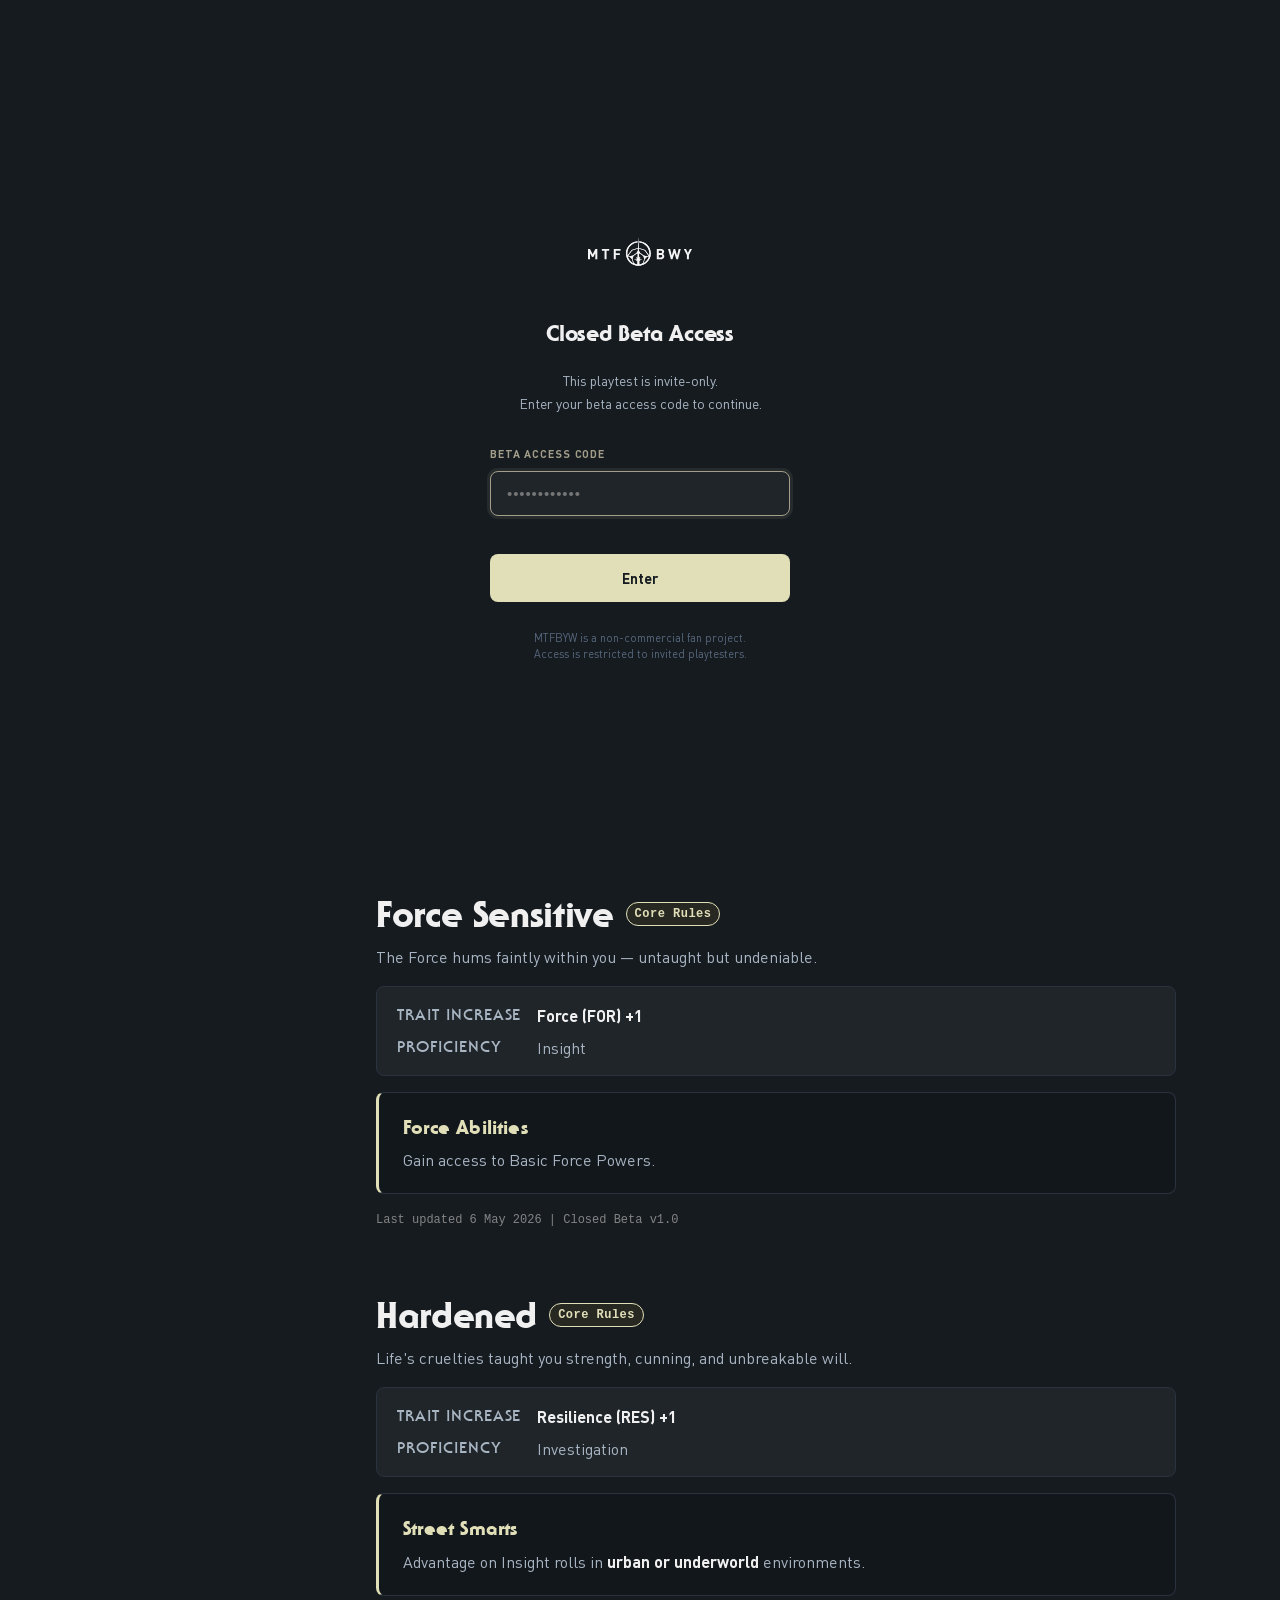
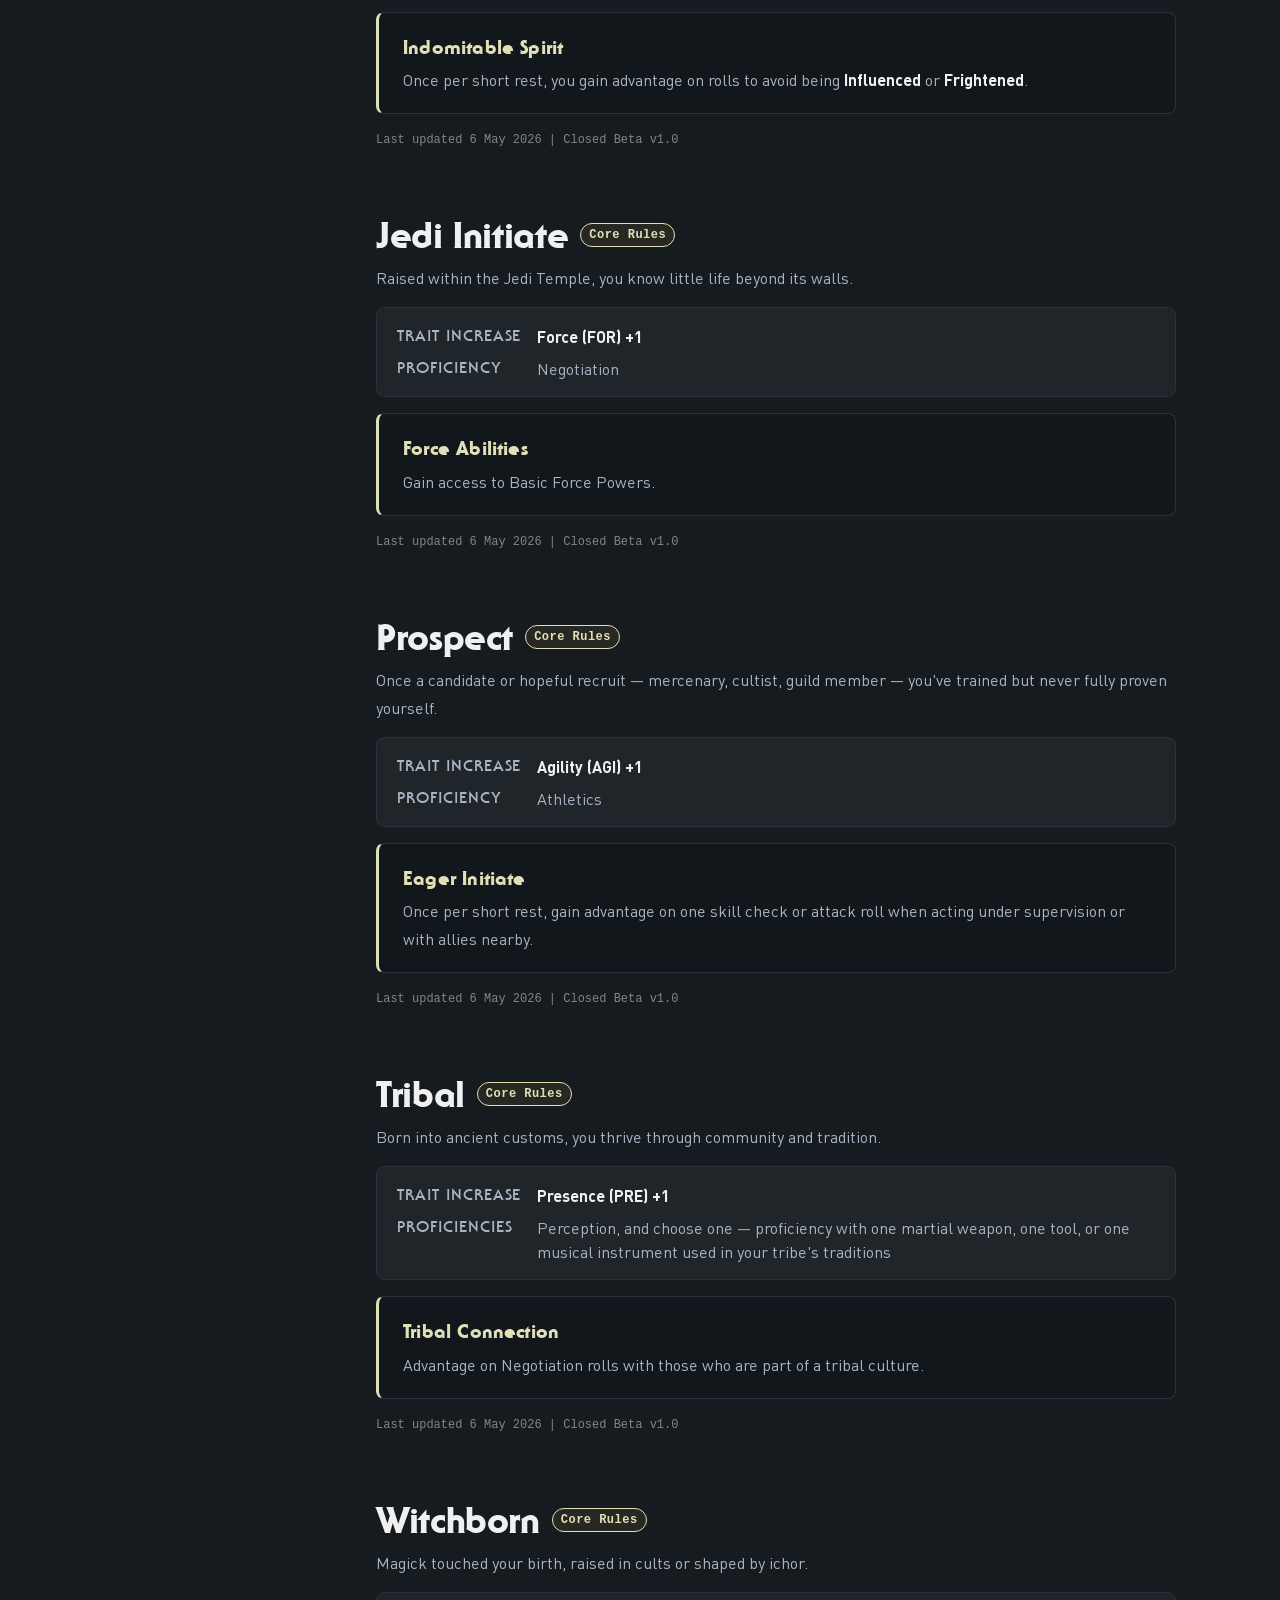
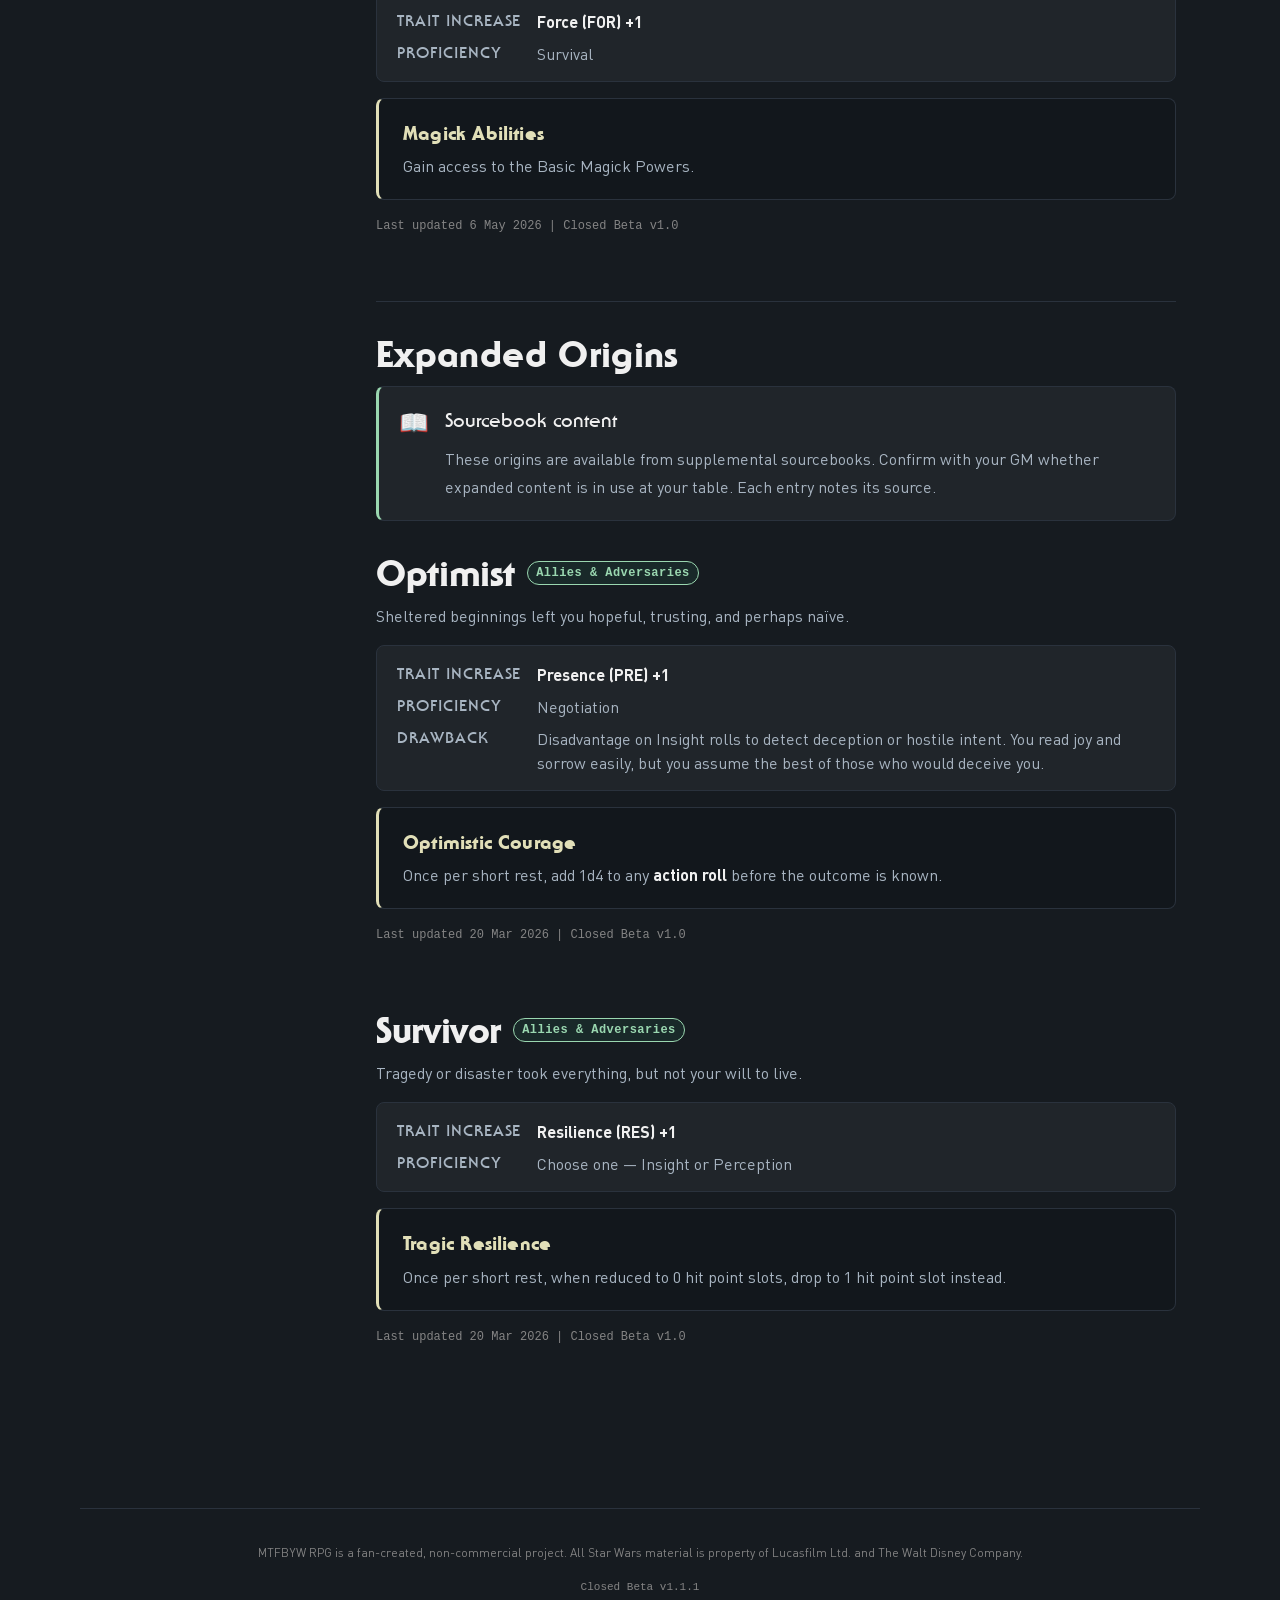
<file: origins.html>
<!DOCTYPE html>
<html lang="en-GB">
<head>
  <meta charset="UTF-8">
  <script src="js/gate.js"></script>
  <meta name="viewport" content="width=device-width, initial-scale=1.0">
  <title>Origins — MTFBYW</title>
  <link rel="stylesheet" href="css/tokens.css">
  <link rel="stylesheet" href="css/layout.css">
</head>
<body>

<div id="site-header-mount"></div>

<div class="page-wrap">

  <aside class="sidebar">
    <div class="sidebar-group">
      <span class="sidebar-label">Core Rules</span>
      <a href="#abandoned"       class="sidebar-link">Abandoned</a>
      <a href="#force-sensitive" class="sidebar-link">Force Sensitive</a>
      <a href="#hardened"        class="sidebar-link">Hardened</a>
      <a href="#jedi-initiate"   class="sidebar-link">Jedi Initiate</a>
      <a href="#prospect"        class="sidebar-link">Prospect</a>
      <a href="#tribal"          class="sidebar-link">Tribal</a>
      <a href="#witchborn"       class="sidebar-link">Witchborn</a>
    </div>
    <div class="sidebar-group">
      <span class="sidebar-label">Expanded</span>
      <a href="#optimist"        class="sidebar-link">Optimist</a>
      <a href="#survivor"        class="sidebar-link">Survivor</a>
    </div>
  </aside>

  <article class="content">

    <header class="page-hero">
      <span class="page-hero__eyebrow">Chapter 2</span>
      <h1 class="page-hero__title">Choose an <em>Origin</em></h1>
      <p class="page-hero__lead">Every Hero has an origin — the circumstances that forged them before their story truly began. Each origin grants a unique feature or ability, a trait modifier increase, and a tool or skill proficiency. These were your first steps, and cannot be changed later.</p>
    </header>

    <!-- ── CORE ORIGINS ── -->

    <section id="abandoned" class="rule-section">
      <div style="display:flex;align-items:center;gap:var(--space-3);margin-bottom:var(--space-2);">
        <h2 class="section-title" style="margin-bottom:0;border:none;padding-bottom:0;">Abandoned</h2>
        <span class="badge badge--core">Core Rules</span>
      </div>
      <p>Left behind to fend for yourself, you learned to survive where others failed.</p>

      <div class="stat-row">
        <span class="stat-label">Trait Increase</span><span class="stat-value"><strong>Resilience (RES) +1</strong></span>
        <span class="stat-label">Proficiency</span><span class="stat-value">Survival</span>
      </div>
      <div class="feature-block">
        <div class="feature-block__name">Survivor's Instinct</div>
        <p>Once per short rest, reroll a failed Survival or Perception check. You must use the new roll.</p>
      </div>
      <p style="color:var(--color-text-muted);font-size:var(--text-xs);font-family:var(--font-mono);">Last updated 6 May 2026 | Closed Beta v1.0</p>
    </section>

    <section id="force-sensitive" class="rule-section">
      <div style="display:flex;align-items:center;gap:var(--space-3);margin-bottom:var(--space-2);">
        <h2 class="section-title" style="margin-bottom:0;border:none;padding-bottom:0;">Force Sensitive</h2>
        <span class="badge badge--core">Core Rules</span>
      </div>
      <p>The Force hums faintly within you — untaught but undeniable.</p>

      <div class="stat-row">
        <span class="stat-label">Trait Increase</span><span class="stat-value"><strong>Force (FOR) +1</strong></span>
        <span class="stat-label">Proficiency</span><span class="stat-value">Insight</span>
      </div>
      <div class="feature-block">
        <div class="feature-block__name">Force Abilities</div>
        <p>Gain access to Basic Force Powers.</p>
      </div>
      <p style="color:var(--color-text-muted);font-size:var(--text-xs);font-family:var(--font-mono);">Last updated 6 May 2026 | Closed Beta v1.0</p>
    </section>

    <section id="hardened" class="rule-section">
      <div style="display:flex;align-items:center;gap:var(--space-3);margin-bottom:var(--space-2);">
        <h2 class="section-title" style="margin-bottom:0;border:none;padding-bottom:0;">Hardened</h2>
        <span class="badge badge--core">Core Rules</span>
      </div>
      <p>Life's cruelties taught you strength, cunning, and unbreakable will.</p>

      <div class="stat-row">
        <span class="stat-label">Trait Increase</span><span class="stat-value"><strong>Resilience (RES) +1</strong></span>
        <span class="stat-label">Proficiency</span><span class="stat-value">Investigation</span>
      </div>
      <div class="feature-block">
        <div class="feature-block__name">Street Smarts</div>
        <p>Advantage on Insight rolls in <strong>urban or underworld</strong> environments.</p>
      </div>
      <div class="feature-block">
        <div class="feature-block__name">Indomitable Spirit</div>
        <p>Once per short rest, you gain advantage on rolls to avoid being <strong>Influenced</strong> or <strong>Frightened</strong>.</p>
      </div>
      <p style="color:var(--color-text-muted);font-size:var(--text-xs);font-family:var(--font-mono);">Last updated 6 May 2026 | Closed Beta v1.0</p>
    </section>

    <section id="jedi-initiate" class="rule-section">
      <div style="display:flex;align-items:center;gap:var(--space-3);margin-bottom:var(--space-2);">
        <h2 class="section-title" style="margin-bottom:0;border:none;padding-bottom:0;">Jedi Initiate</h2>
        <span class="badge badge--core">Core Rules</span>
      </div>
      <p>Raised within the Jedi Temple, you know little life beyond its walls.</p>

      <div class="stat-row">
        <span class="stat-label">Trait Increase</span><span class="stat-value"><strong>Force (FOR) +1</strong></span>
        <span class="stat-label">Proficiency</span><span class="stat-value">Negotiation</span>
      </div>
      <div class="feature-block">
        <div class="feature-block__name">Force Abilities</div>
        <p>Gain access to Basic Force Powers.</p>
      </div>
      <p style="color:var(--color-text-muted);font-size:var(--text-xs);font-family:var(--font-mono);">Last updated 6 May 2026 | Closed Beta v1.0</p>
    </section>

    <section id="prospect" class="rule-section">
      <div style="display:flex;align-items:center;gap:var(--space-3);margin-bottom:var(--space-2);">
        <h2 class="section-title" style="margin-bottom:0;border:none;padding-bottom:0;">Prospect</h2>
        <span class="badge badge--core">Core Rules</span>
      </div>
      <p>Once a candidate or hopeful recruit — mercenary, cultist, guild member — you've trained but never fully proven yourself.</p>

      <div class="stat-row">
        <span class="stat-label">Trait Increase</span><span class="stat-value"><strong>Agility (AGI) +1</strong></span>
        <span class="stat-label">Proficiency</span><span class="stat-value">Athletics</span>
      </div>
      <div class="feature-block">
        <div class="feature-block__name">Eager Initiate</div>
        <p>Once per short rest, gain advantage on one skill check or attack roll when acting under supervision or with allies nearby.</p>
      </div>
      <p style="color:var(--color-text-muted);font-size:var(--text-xs);font-family:var(--font-mono);">Last updated 6 May 2026 | Closed Beta v1.0</p>
    </section>

    <section id="tribal" class="rule-section">
      <div style="display:flex;align-items:center;gap:var(--space-3);margin-bottom:var(--space-2);">
        <h2 class="section-title" style="margin-bottom:0;border:none;padding-bottom:0;">Tribal</h2>
        <span class="badge badge--core">Core Rules</span>
      </div>
      <p>Born into ancient customs, you thrive through community and tradition.</p>

      <div class="stat-row">
        <span class="stat-label">Trait Increase</span><span class="stat-value"><strong>Presence (PRE) +1</strong></span>
        <span class="stat-label">Proficiencies</span><span class="stat-value">Perception, and choose one — proficiency with one martial weapon, one tool, or one musical instrument used in your tribe's traditions</span>
      </div>
      <div class="feature-block">
        <div class="feature-block__name">Tribal Connection</div>
        <p>Advantage on Negotiation rolls with those who are part of a tribal culture.</p>
      </div>
      <p style="color:var(--color-text-muted);font-size:var(--text-xs);font-family:var(--font-mono);">Last updated 6 May 2026 | Closed Beta v1.0</p>
    </section>

    <section id="witchborn" class="rule-section">
      <div style="display:flex;align-items:center;gap:var(--space-3);margin-bottom:var(--space-2);">
        <h2 class="section-title" style="margin-bottom:0;border:none;padding-bottom:0;">Witchborn</h2>
        <span class="badge badge--core">Core Rules</span>
      </div>
      <p>Magick touched your birth, raised in cults or shaped by ichor.</p>

      <div class="stat-row">
        <span class="stat-label">Trait Increase</span><span class="stat-value"><strong>Force (FOR) +1</strong></span>
        <span class="stat-label">Proficiency</span><span class="stat-value">Survival</span>
      </div>
      <div class="feature-block">
        <div class="feature-block__name">Magick Abilities</div>
        <p>Gain access to the Basic Magick Powers.</p>
      </div>
      <p style="color:var(--color-text-muted);font-size:var(--text-xs);font-family:var(--font-mono);">Last updated 6 May 2026 | Closed Beta v1.0</p>
    </section>

    <!-- ── EXPANDED ORIGINS ── -->

    <hr>

    <div style="margin-bottom:var(--space-8);">
      <h2 style="font-size:var(--text-2xl);font-weight:900;color:var(--color-text);margin-bottom:var(--space-3);">Expanded Origins</h2>
      <div class="callout callout--tip">
        <div class="callout__icon">📖</div>
        <div class="callout__body">
          <div class="callout__title">Sourcebook content</div>
          <p>These origins are available from supplemental sourcebooks. Confirm with your GM whether expanded content is in use at your table. Each entry notes its source.</p>
        </div>
      </div>
    </div>

    <section id="optimist" class="rule-section">
      <div style="display:flex;align-items:center;gap:var(--space-3);margin-bottom:var(--space-2);">
        <h2 class="section-title" style="margin-bottom:0;border:none;padding-bottom:0;">Optimist</h2>
        <span class="badge badge--sourcebook">Allies &amp; Adversaries</span>
      </div>
      <p>Sheltered beginnings left you hopeful, trusting, and perhaps naïve.</p>

      <div class="stat-row">
        <span class="stat-label">Trait Increase</span><span class="stat-value"><strong>Presence (PRE) +1</strong></span>
        <span class="stat-label">Proficiency</span><span class="stat-value">Negotiation</span>
        <span class="stat-label">Drawback</span><span class="stat-value">Disadvantage on Insight rolls to detect deception or hostile intent. You read joy and sorrow easily, but you assume the best of those who would deceive you.</span>
      </div>
      <div class="feature-block">
        <div class="feature-block__name">Optimistic Courage</div>
        <p>Once per short rest, add 1d4 to any <strong>action roll</strong> before the outcome is known.</p>
      </div>
      <p style="color:var(--color-text-muted);font-size:var(--text-xs);font-family:var(--font-mono);">Last updated 20 Mar 2026 | Closed Beta v1.0</p>
    </section>

    <section id="survivor" class="rule-section">
      <div style="display:flex;align-items:center;gap:var(--space-3);margin-bottom:var(--space-2);">
        <h2 class="section-title" style="margin-bottom:0;border:none;padding-bottom:0;">Survivor</h2>
        <span class="badge badge--sourcebook">Allies &amp; Adversaries</span>
      </div>
      <p>Tragedy or disaster took everything, but not your will to live.</p>

      <div class="stat-row">
        <span class="stat-label">Trait Increase</span><span class="stat-value"><strong>Resilience (RES) +1</strong></span>
        <span class="stat-label">Proficiency</span><span class="stat-value">Choose one — Insight or Perception</span>
      </div>
      <div class="feature-block">
        <div class="feature-block__name">Tragic Resilience</div>
        <p>Once per short rest, when reduced to 0 hit point slots, drop to 1 hit point slot instead.</p>
      </div>
      <p style="color:var(--color-text-muted);font-size:var(--text-xs);font-family:var(--font-mono);">Last updated 20 Mar 2026 | Closed Beta v1.0</p>
    </section>

  </article>
</div>

<div id="site-footer-mount"></div>
<script src="js/components.js"></script>
</body>
</html>
</file>
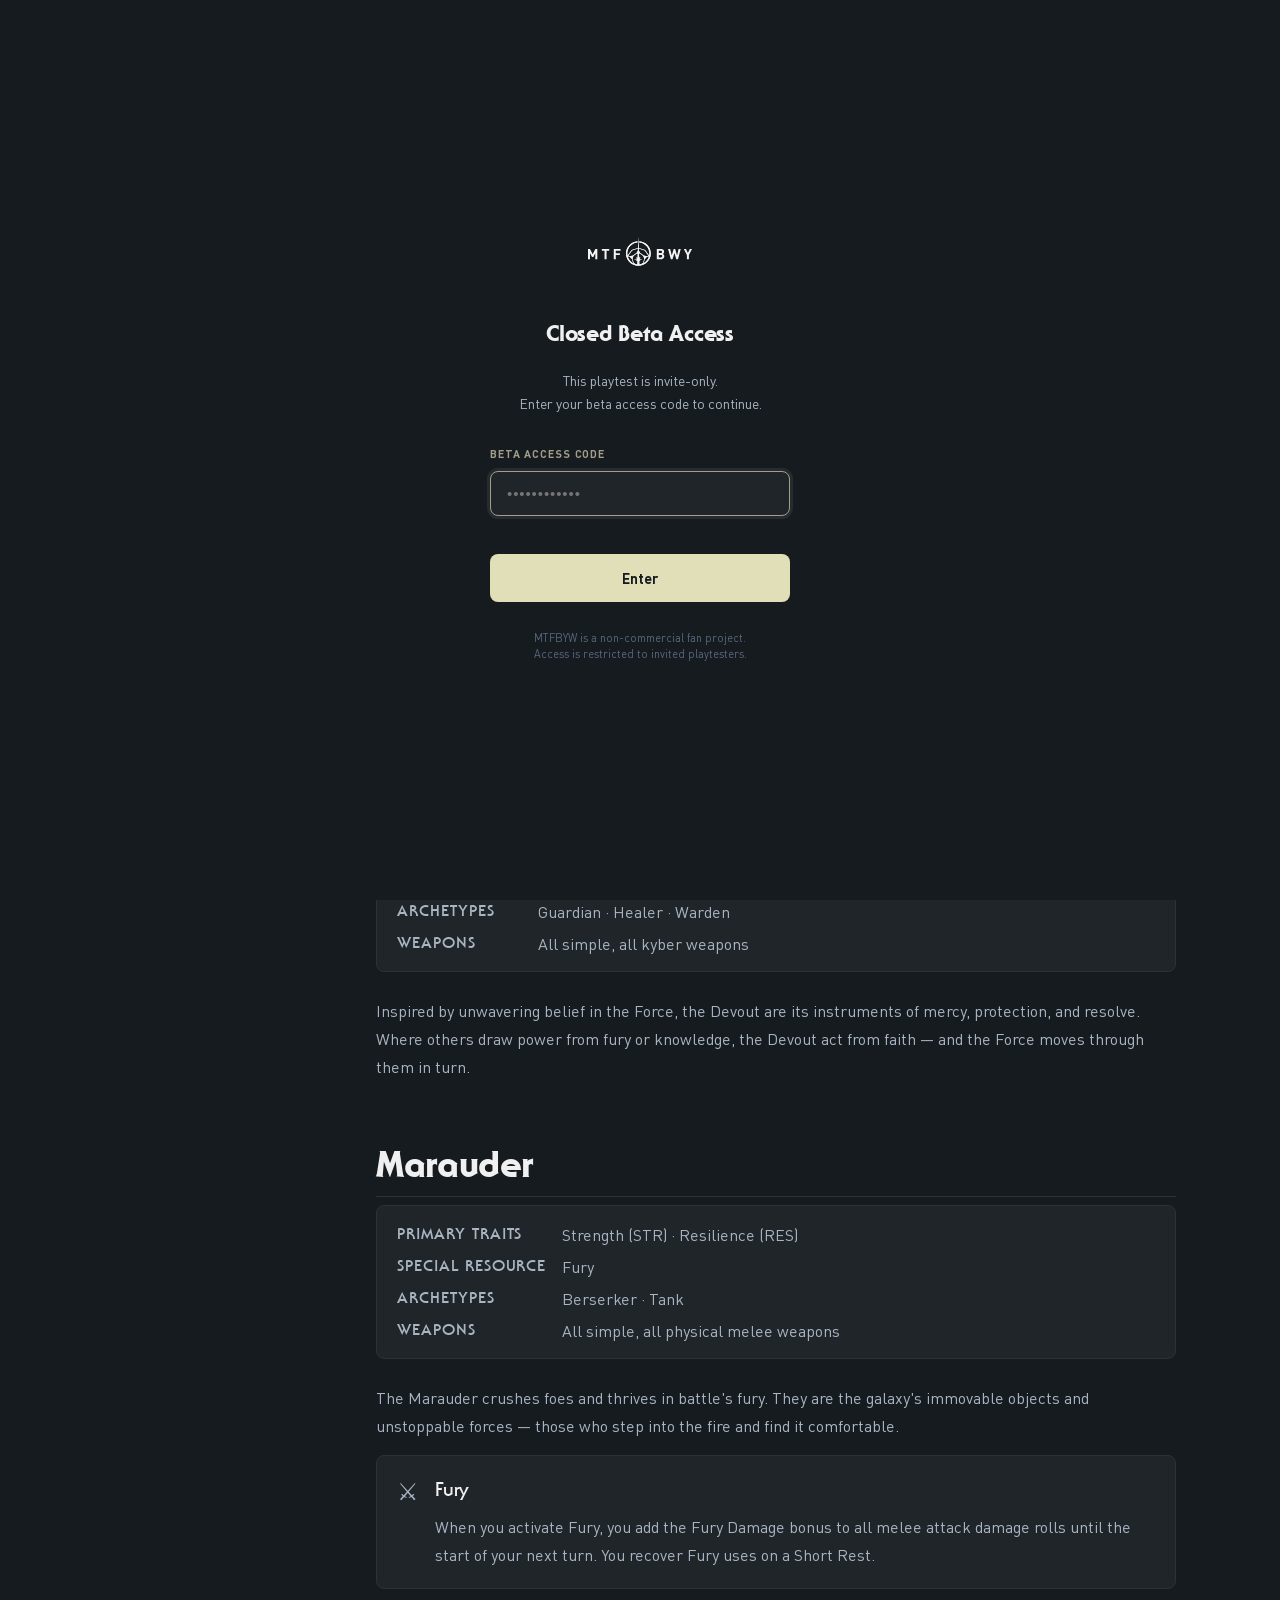
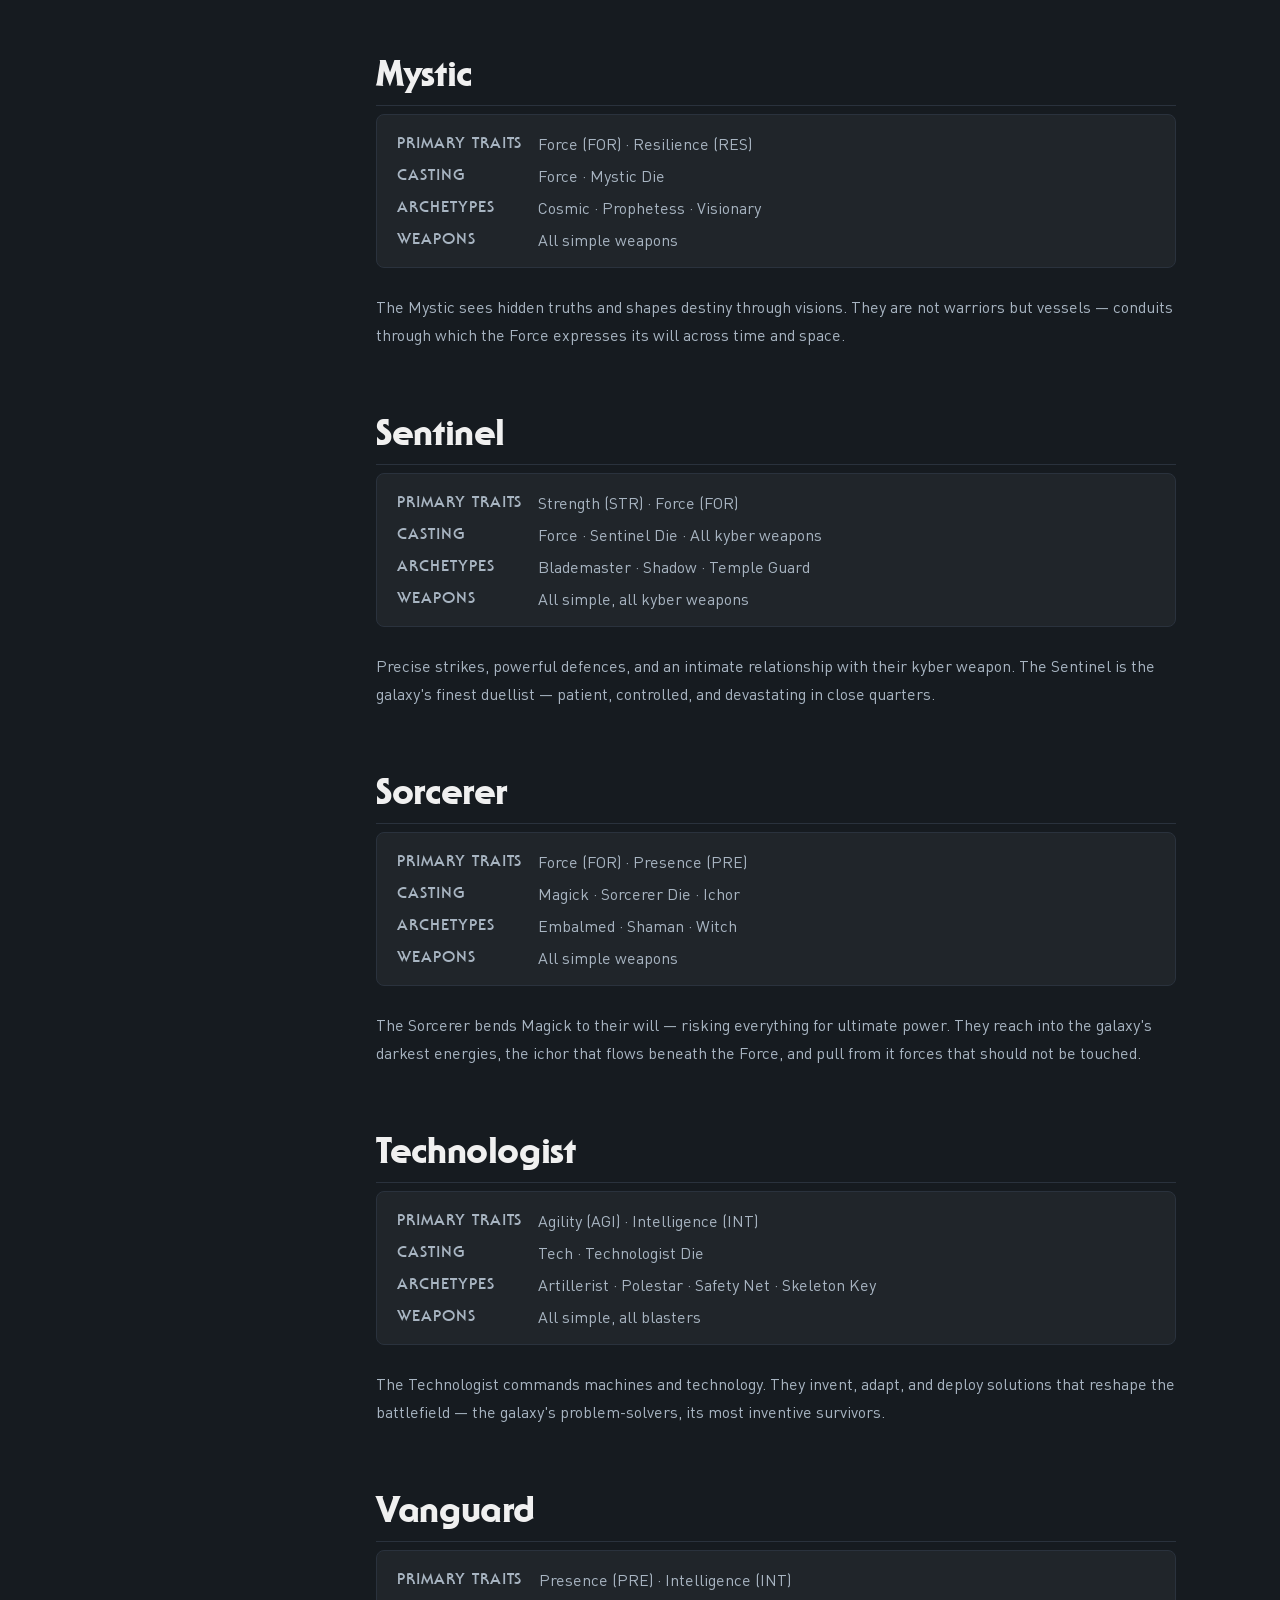
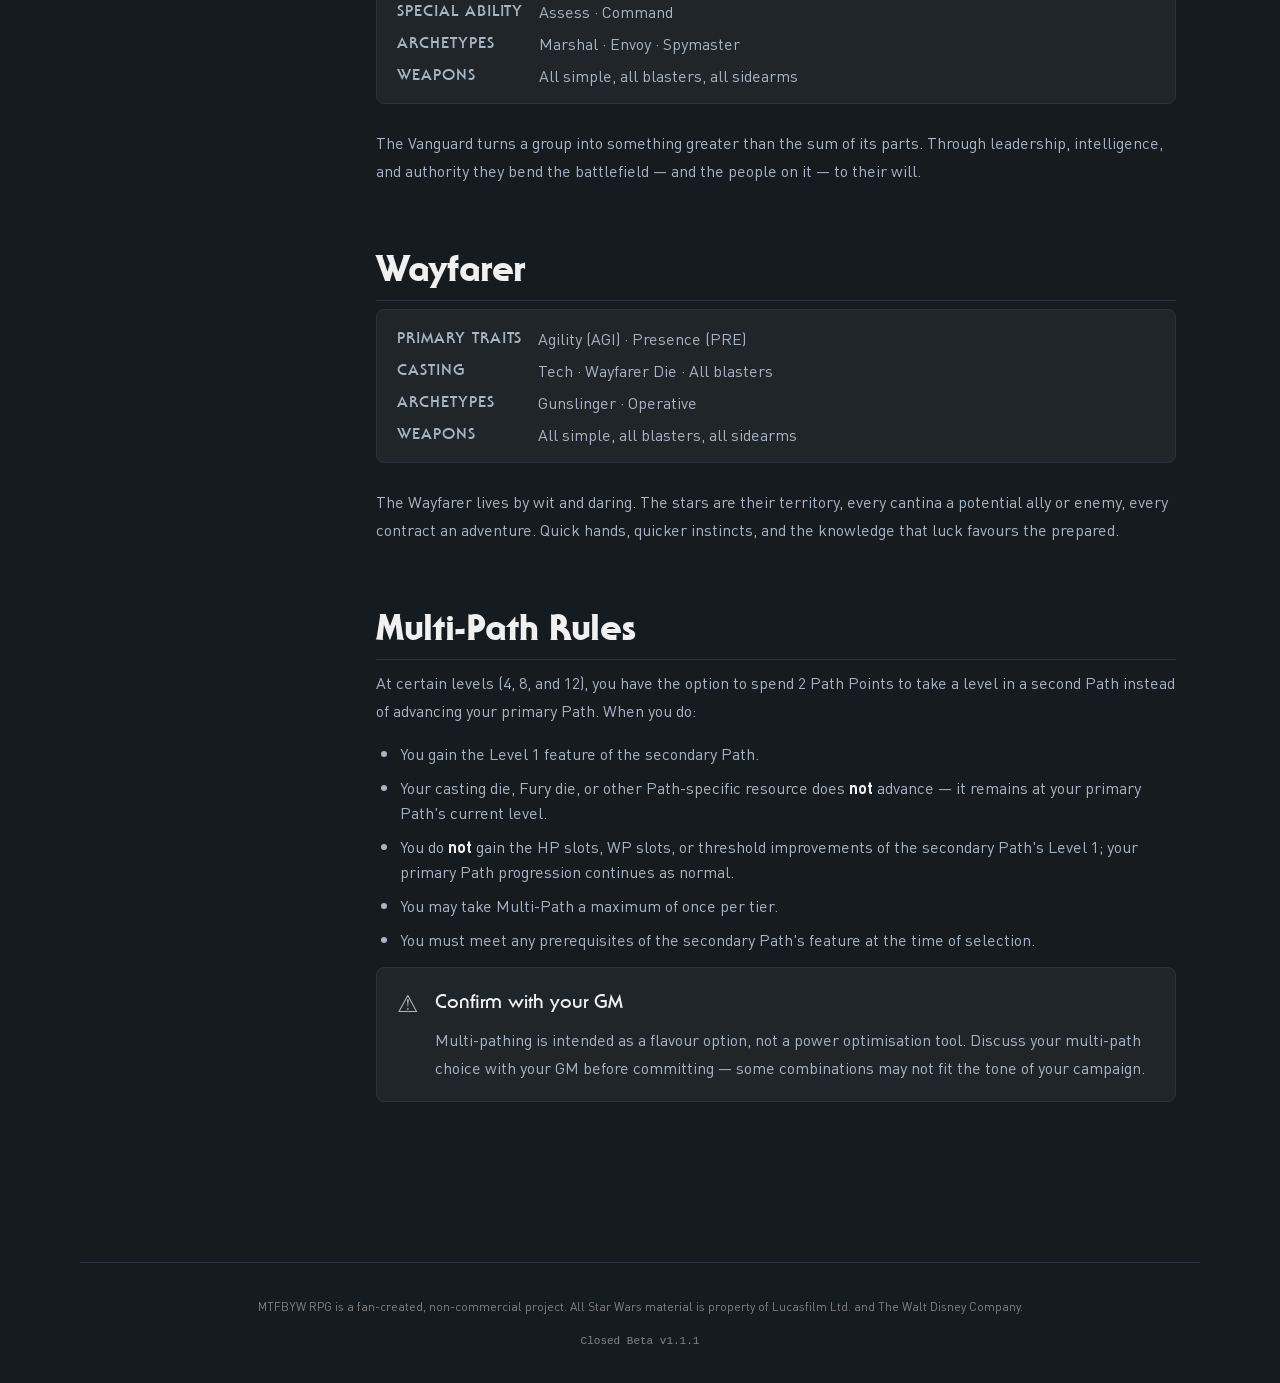
<file: paths.html>
<!DOCTYPE html>
<html lang="en-GB">
<head>
  <meta charset="UTF-8">
  <script src="js/gate.js"></script>
  <meta name="viewport" content="width=device-width, initial-scale=1.0">
  <title>Paths — MTFBYW</title>
  <link rel="stylesheet" href="css/tokens.css">
  <link rel="stylesheet" href="css/layout.css">
</head>
<body>
<div id="site-header-mount"></div>
<div class="page-wrap">

  <aside class="sidebar">
    <div class="sidebar-group">
      <span class="sidebar-label">Paths</span>
      <a href="#devout"       class="sidebar-link">Devout</a>
      <a href="#marauder"     class="sidebar-link">Marauder</a>
      <a href="#mystic"       class="sidebar-link">Mystic</a>
      <a href="#sentinel"     class="sidebar-link">Sentinel</a>
      <a href="#sorcerer"     class="sidebar-link">Sorcerer</a>
      <a href="#technologist" class="sidebar-link">Technologist</a>
      <a href="#vanguard"     class="sidebar-link">Vanguard</a>
      <a href="#wayfarer"     class="sidebar-link">Wayfarer</a>
    </div>
    <div class="sidebar-group">
      <span class="sidebar-label">On this page</span>
      <a href="#multi-path"   class="sidebar-link">Multi-Path Rules</a>
    </div>
  </aside>

  <article class="content">

    <header class="page-hero">
      <span class="page-hero__eyebrow">Chapter 3</span>
      <h1 class="page-hero__title">Choose a <em>Path</em></h1>
      <p class="page-hero__lead">Your Path is the core of your Hero's identity — the source of their power and the lens through which they see the galaxy. You begin on one Path, and may branch into others as you advance. Each Path offers a unique progression of features across three tiers of play.</p>
    </header>

    <div class="callout callout--tip" style="margin-bottom:var(--space-8);">
      <div class="callout__icon">💡</div>
      <div class="callout__body">
        <div class="callout__title">How to read the progression tables</div>
        <p>Each row is a level. <strong>Trait increase</strong> means +1 to one trait of your choice at that level. <strong>Feature option</strong> costs 2 Path Points and lets you select a new Path feature. <strong>Multi-Path</strong> (also 2 Path Points) lets you take a level in another Path. Path-specific columns — such as the Fury die or Casting die — improve as you advance.</p>
      </div>
    </div>

    <!-- ═══════════════════════════════════════════
         DEVOUT
    ═══════════════════════════════════════════ -->
    <section id="devout" class="rule-section">
      <h2 class="section-title">Devout</h2>
      <div class="stat-row" style="margin-bottom:var(--space-6);">
        <span class="stat-label">Primary Traits</span><span class="stat-value">Agility (AGI) · Force (FOR)</span>
        <span class="stat-label">Casting</span><span class="stat-value">Force · Devout Die</span>
        <span class="stat-label">Archetypes</span><span class="stat-value">Guardian · Healer · Warden</span>
        <span class="stat-label">Weapons</span><span class="stat-value">All simple, all kyber weapons</span>
      </div>
      <p>Inspired by unwavering belief in the Force, the Devout are its instruments of mercy, protection, and resolve. Where others draw power from fury or knowledge, the Devout act from faith — and the Force moves through them in turn.</p>

    </section>

    <!-- ═══════════════════════════════════════════
         MARAUDER
    ═══════════════════════════════════════════ -->
    <section id="marauder" class="rule-section">
      <h2 class="section-title">Marauder</h2>
      <div class="stat-row" style="margin-bottom:var(--space-6);">
        <span class="stat-label">Primary Traits</span><span class="stat-value">Strength (STR) · Resilience (RES)</span>
        <span class="stat-label">Special Resource</span><span class="stat-value">Fury</span>
        <span class="stat-label">Archetypes</span><span class="stat-value">Berserker · Tank</span>
        <span class="stat-label">Weapons</span><span class="stat-value">All simple, all physical melee weapons</span>
      </div>
      <p>The Marauder crushes foes and thrives in battle's fury. They are the galaxy's immovable objects and unstoppable forces — those who step into the fire and find it comfortable.</p>

      <div class="callout callout--note" style="margin-top:var(--space-4);">
        <div class="callout__icon">⚔️</div>
        <div class="callout__body">
          <div class="callout__title">Fury</div>
          <p>When you activate Fury, you add the Fury Damage bonus to all melee attack damage rolls until the start of your next turn. You recover Fury uses on a Short Rest.</p>
        </div>
      </div>
    </section>

    <!-- ═══════════════════════════════════════════
         MYSTIC
    ═══════════════════════════════════════════ -->
    <section id="mystic" class="rule-section">
      <h2 class="section-title">Mystic</h2>
      <div class="stat-row" style="margin-bottom:var(--space-6);">
        <span class="stat-label">Primary Traits</span><span class="stat-value">Force (FOR) · Resilience (RES)</span>
        <span class="stat-label">Casting</span><span class="stat-value">Force · Mystic Die</span>
        <span class="stat-label">Archetypes</span><span class="stat-value">Cosmic · Prophetess · Visionary</span>
        <span class="stat-label">Weapons</span><span class="stat-value">All simple weapons</span>
      </div>
      <p>The Mystic sees hidden truths and shapes destiny through visions. They are not warriors but vessels — conduits through which the Force expresses its will across time and space.</p>

    </section>

    <!-- ═══════════════════════════════════════════
         SENTINEL
    ═══════════════════════════════════════════ -->
    <section id="sentinel" class="rule-section">
      <h2 class="section-title">Sentinel</h2>
      <div class="stat-row" style="margin-bottom:var(--space-6);">
        <span class="stat-label">Primary Traits</span><span class="stat-value">Strength (STR) · Force (FOR)</span>
        <span class="stat-label">Casting</span><span class="stat-value">Force · Sentinel Die · All kyber weapons</span>
        <span class="stat-label">Archetypes</span><span class="stat-value">Blademaster · Shadow · Temple Guard</span>
        <span class="stat-label">Weapons</span><span class="stat-value">All simple, all kyber weapons</span>
      </div>
      <p>Precise strikes, powerful defences, and an intimate relationship with their kyber weapon. The Sentinel is the galaxy's finest duellist — patient, controlled, and devastating in close quarters.</p>

    </section>

    <!-- ═══════════════════════════════════════════
         SORCERER
    ═══════════════════════════════════════════ -->
    <section id="sorcerer" class="rule-section">
      <h2 class="section-title">Sorcerer</h2>
      <div class="stat-row" style="margin-bottom:var(--space-6);">
        <span class="stat-label">Primary Traits</span><span class="stat-value">Force (FOR) · Presence (PRE)</span>
        <span class="stat-label">Casting</span><span class="stat-value">Magick · Sorcerer Die · Ichor</span>
        <span class="stat-label">Archetypes</span><span class="stat-value">Embalmed · Shaman · Witch</span>
        <span class="stat-label">Weapons</span><span class="stat-value">All simple weapons</span>
      </div>
      <p>The Sorcerer bends Magick to their will — risking everything for ultimate power. They reach into the galaxy's darkest energies, the ichor that flows beneath the Force, and pull from it forces that should not be touched.</p>

    </section>

    <!-- ═══════════════════════════════════════════
         TECHNOLOGIST
    ═══════════════════════════════════════════ -->
    <section id="technologist" class="rule-section">
      <h2 class="section-title">Technologist</h2>
      <div class="stat-row" style="margin-bottom:var(--space-6);">
        <span class="stat-label">Primary Traits</span><span class="stat-value">Agility (AGI) · Intelligence (INT)</span>
        <span class="stat-label">Casting</span><span class="stat-value">Tech · Technologist Die</span>
        <span class="stat-label">Archetypes</span><span class="stat-value">Artillerist · Polestar · Safety Net · Skeleton Key</span>
        <span class="stat-label">Weapons</span><span class="stat-value">All simple, all blasters</span>
      </div>
      <p>The Technologist commands machines and technology. They invent, adapt, and deploy solutions that reshape the battlefield — the galaxy's problem-solvers, its most inventive survivors.</p>

    </section>

    <!-- ═══════════════════════════════════════════
         VANGUARD
    ═══════════════════════════════════════════ -->
    <section id="vanguard" class="rule-section">
      <h2 class="section-title">Vanguard</h2>
      <div class="stat-row" style="margin-bottom:var(--space-6);">
        <span class="stat-label">Primary Traits</span><span class="stat-value">Presence (PRE) · Intelligence (INT)</span>
        <span class="stat-label">Special Ability</span><span class="stat-value">Assess · Command</span>
        <span class="stat-label">Archetypes</span><span class="stat-value">Marshal · Envoy · Spymaster</span>
        <span class="stat-label">Weapons</span><span class="stat-value">All simple, all blasters, all sidearms</span>
      </div>
      <p>The Vanguard turns a group into something greater than the sum of its parts. Through leadership, intelligence, and authority they bend the battlefield — and the people on it — to their will.</p>

    </section>

    <!-- ═══════════════════════════════════════════
         WAYFARER
    ═══════════════════════════════════════════ -->
    <section id="wayfarer" class="rule-section">
      <h2 class="section-title">Wayfarer</h2>
      <div class="stat-row" style="margin-bottom:var(--space-6);">
        <span class="stat-label">Primary Traits</span><span class="stat-value">Agility (AGI) · Presence (PRE)</span>
        <span class="stat-label">Casting</span><span class="stat-value">Tech · Wayfarer Die · All blasters</span>
        <span class="stat-label">Archetypes</span><span class="stat-value">Gunslinger · Operative</span>
        <span class="stat-label">Weapons</span><span class="stat-value">All simple, all blasters, all sidearms</span>
      </div>
      <p>The Wayfarer lives by wit and daring. The stars are their territory, every cantina a potential ally or enemy, every contract an adventure. Quick hands, quicker instincts, and the knowledge that luck favours the prepared.</p>

    </section>

    <!-- ═══════════════════════════════════════════
         MULTI-PATH
    ═══════════════════════════════════════════ -->
    <section id="multi-path" class="rule-section">
      <h2 class="section-title">Multi-Path Rules</h2>
      <p>At certain levels (4, 8, and 12), you have the option to spend 2 Path Points to take a level in a second Path instead of advancing your primary Path. When you do:</p>
      <ul>
        <li>You gain the Level 1 feature of the secondary Path.</li>
        <li>Your casting die, Fury die, or other Path-specific resource does <strong>not</strong> advance — it remains at your primary Path's current level.</li>
        <li>You do <strong>not</strong> gain the HP slots, WP slots, or threshold improvements of the secondary Path's Level 1; your primary Path progression continues as normal.</li>
        <li>You may take Multi-Path a maximum of once per tier.</li>
        <li>You must meet any prerequisites of the secondary Path's feature at the time of selection.</li>
      </ul>
      <div class="callout callout--warning" style="margin-top:var(--space-4);">
        <div class="callout__icon">⚠️</div>
        <div class="callout__body">
          <div class="callout__title">Confirm with your GM</div>
          <p>Multi-pathing is intended as a flavour option, not a power optimisation tool. Discuss your multi-path choice with your GM before committing — some combinations may not fit the tone of your campaign.</p>
        </div>
      </div>
    </section>

  </article>
</div>
<div id="site-footer-mount"></div>
<script src="js/components.js"></script>
</body>
</html>
</file>
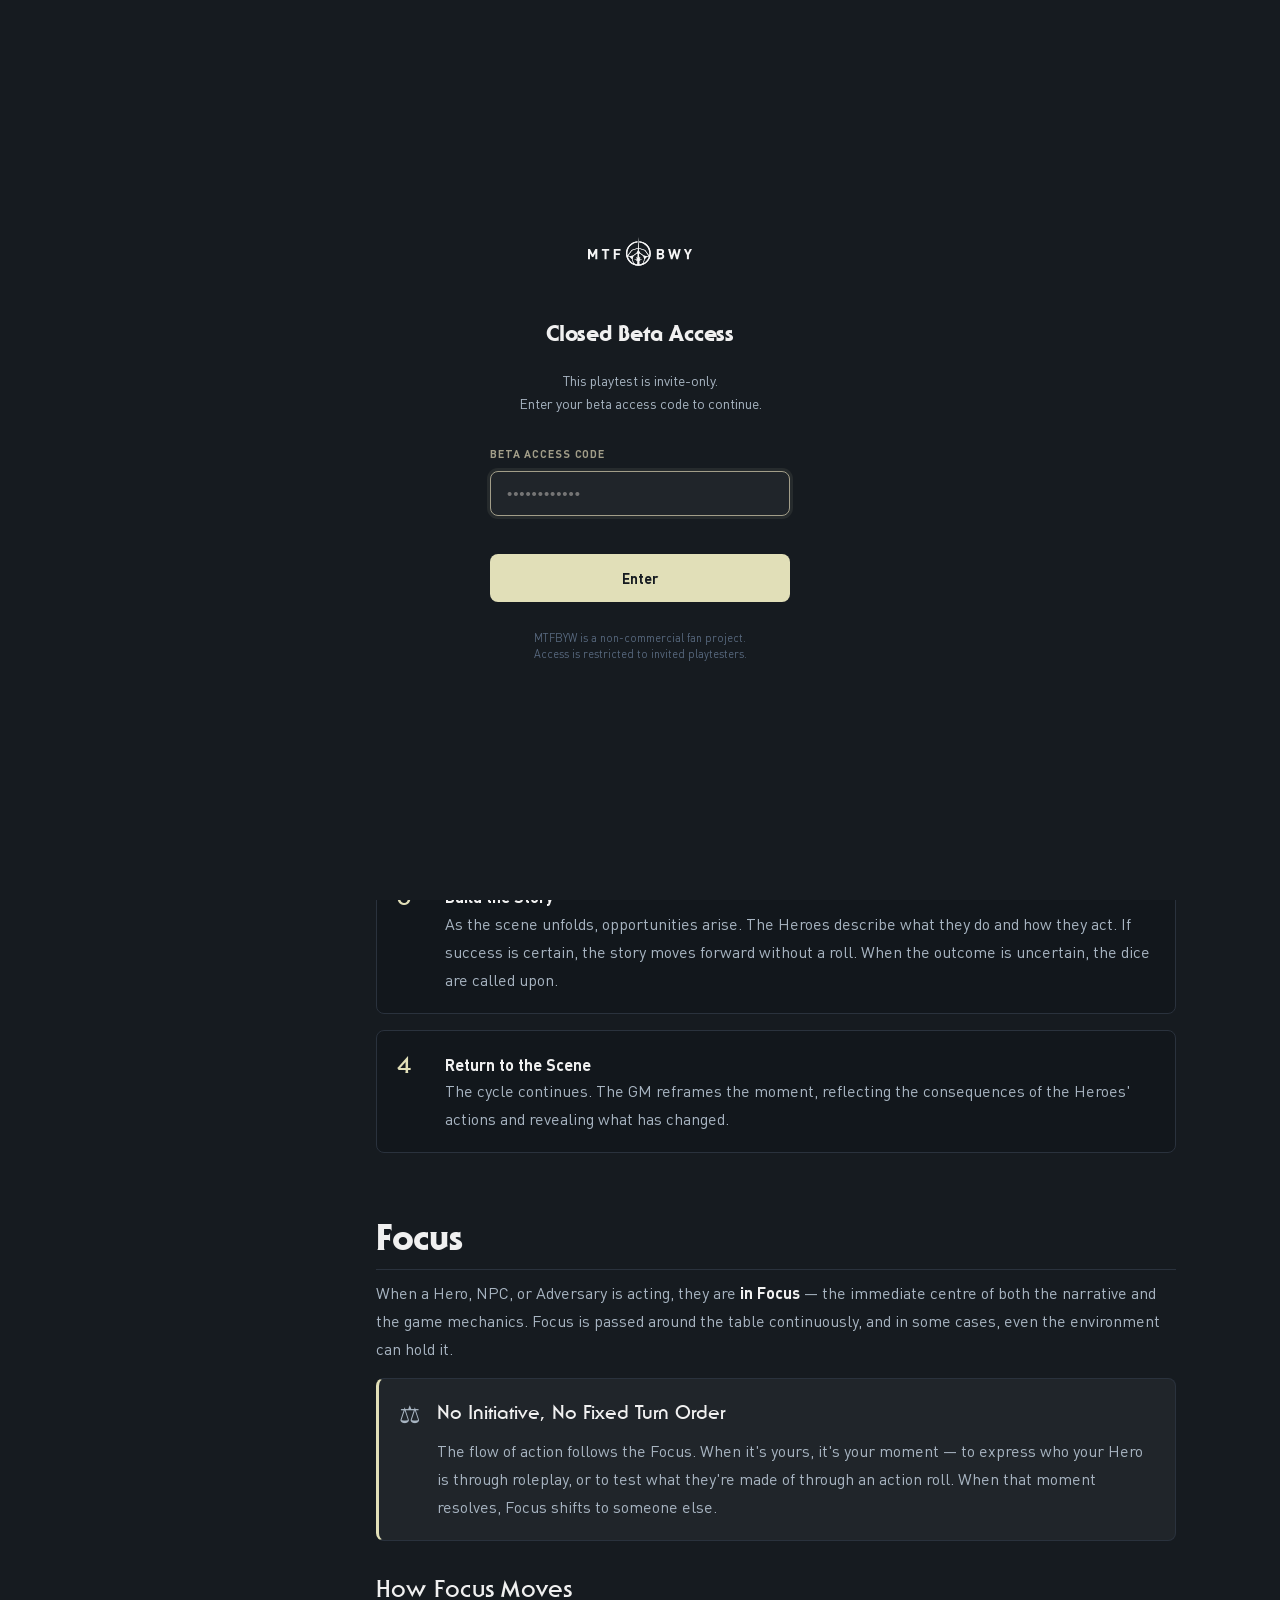
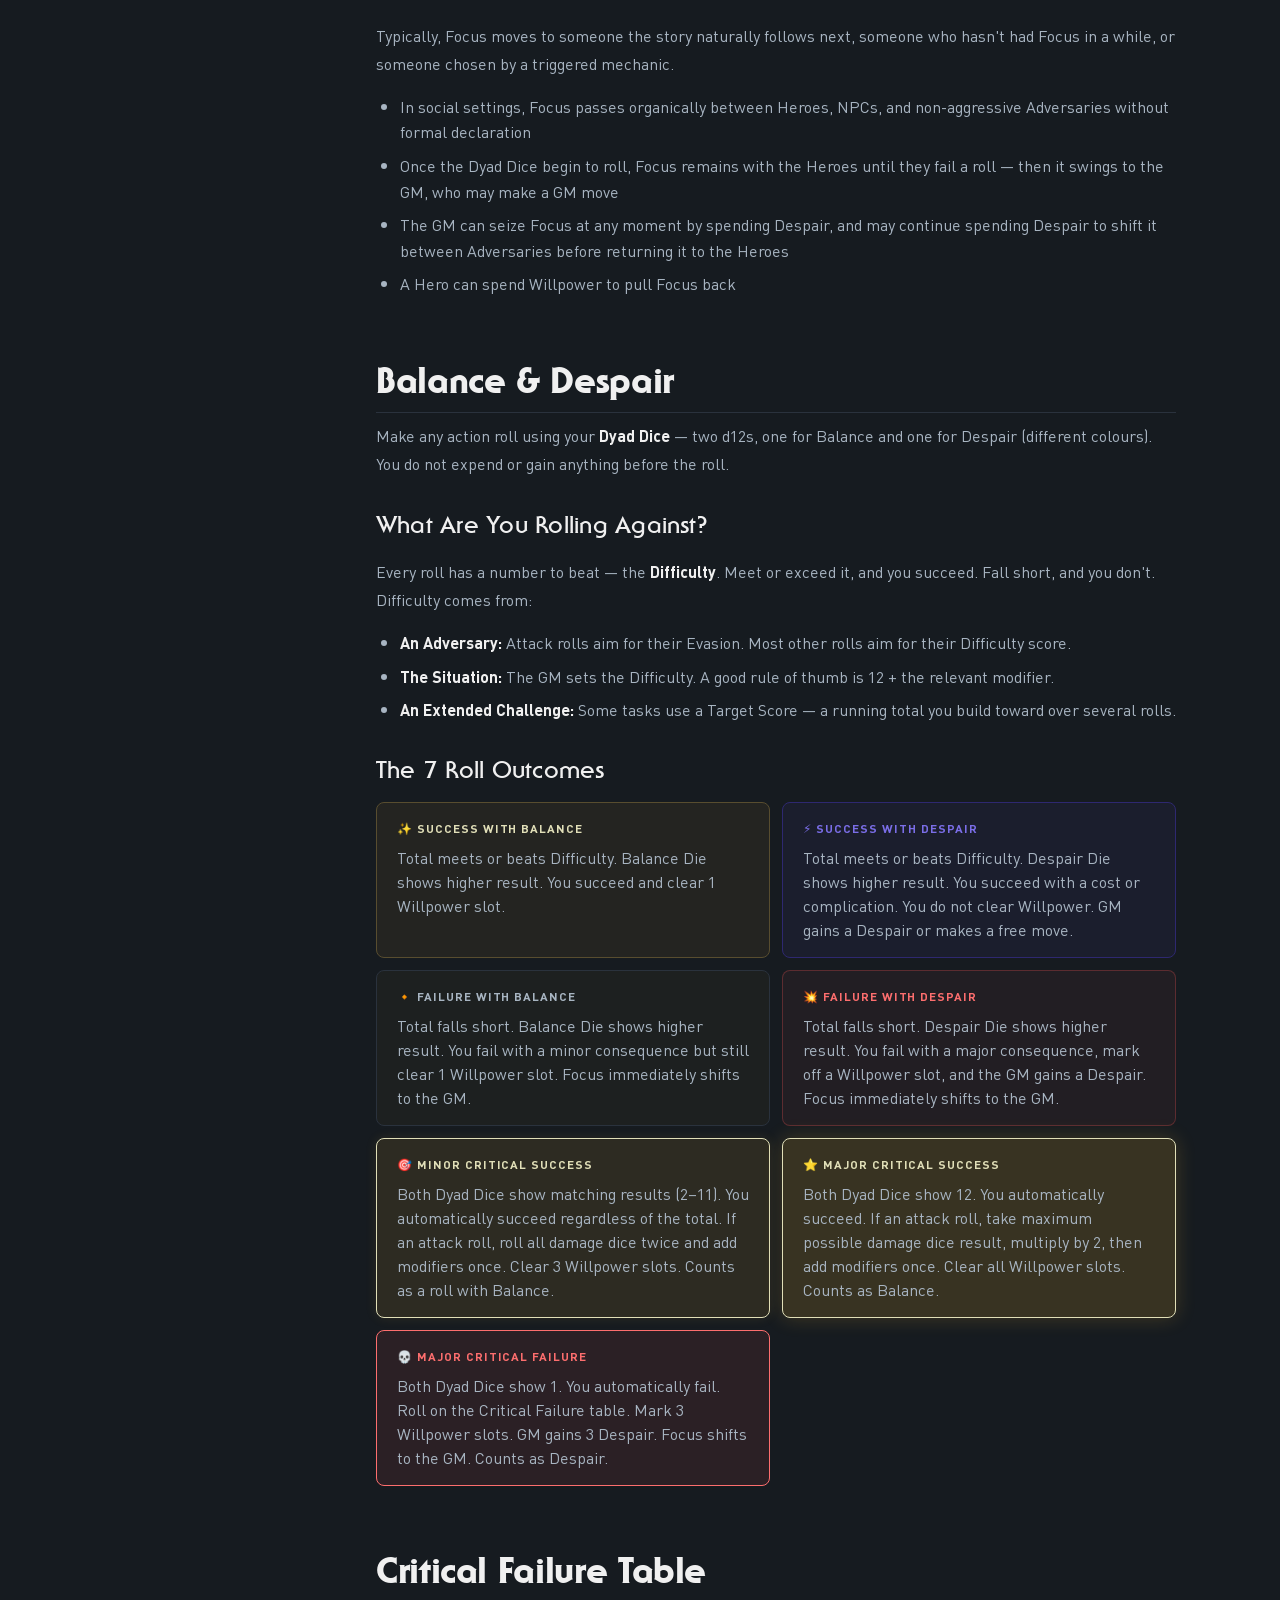
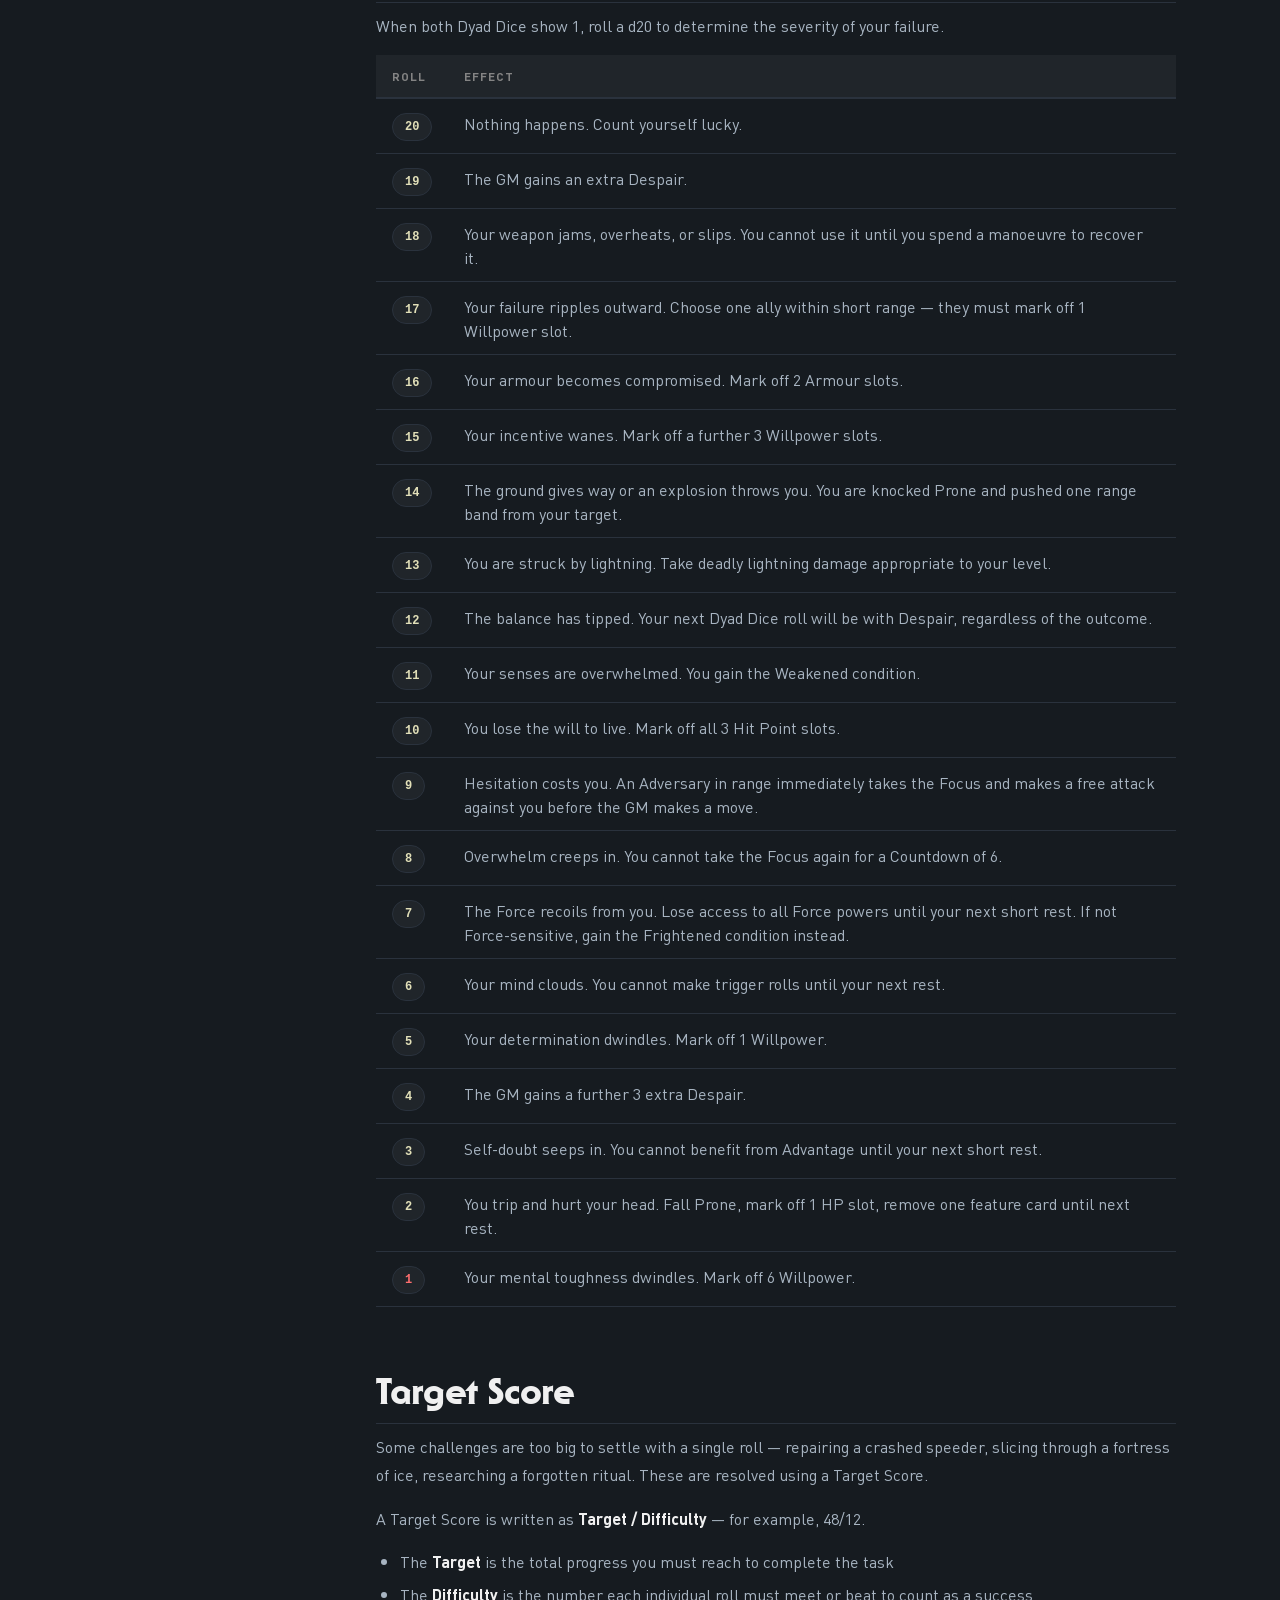
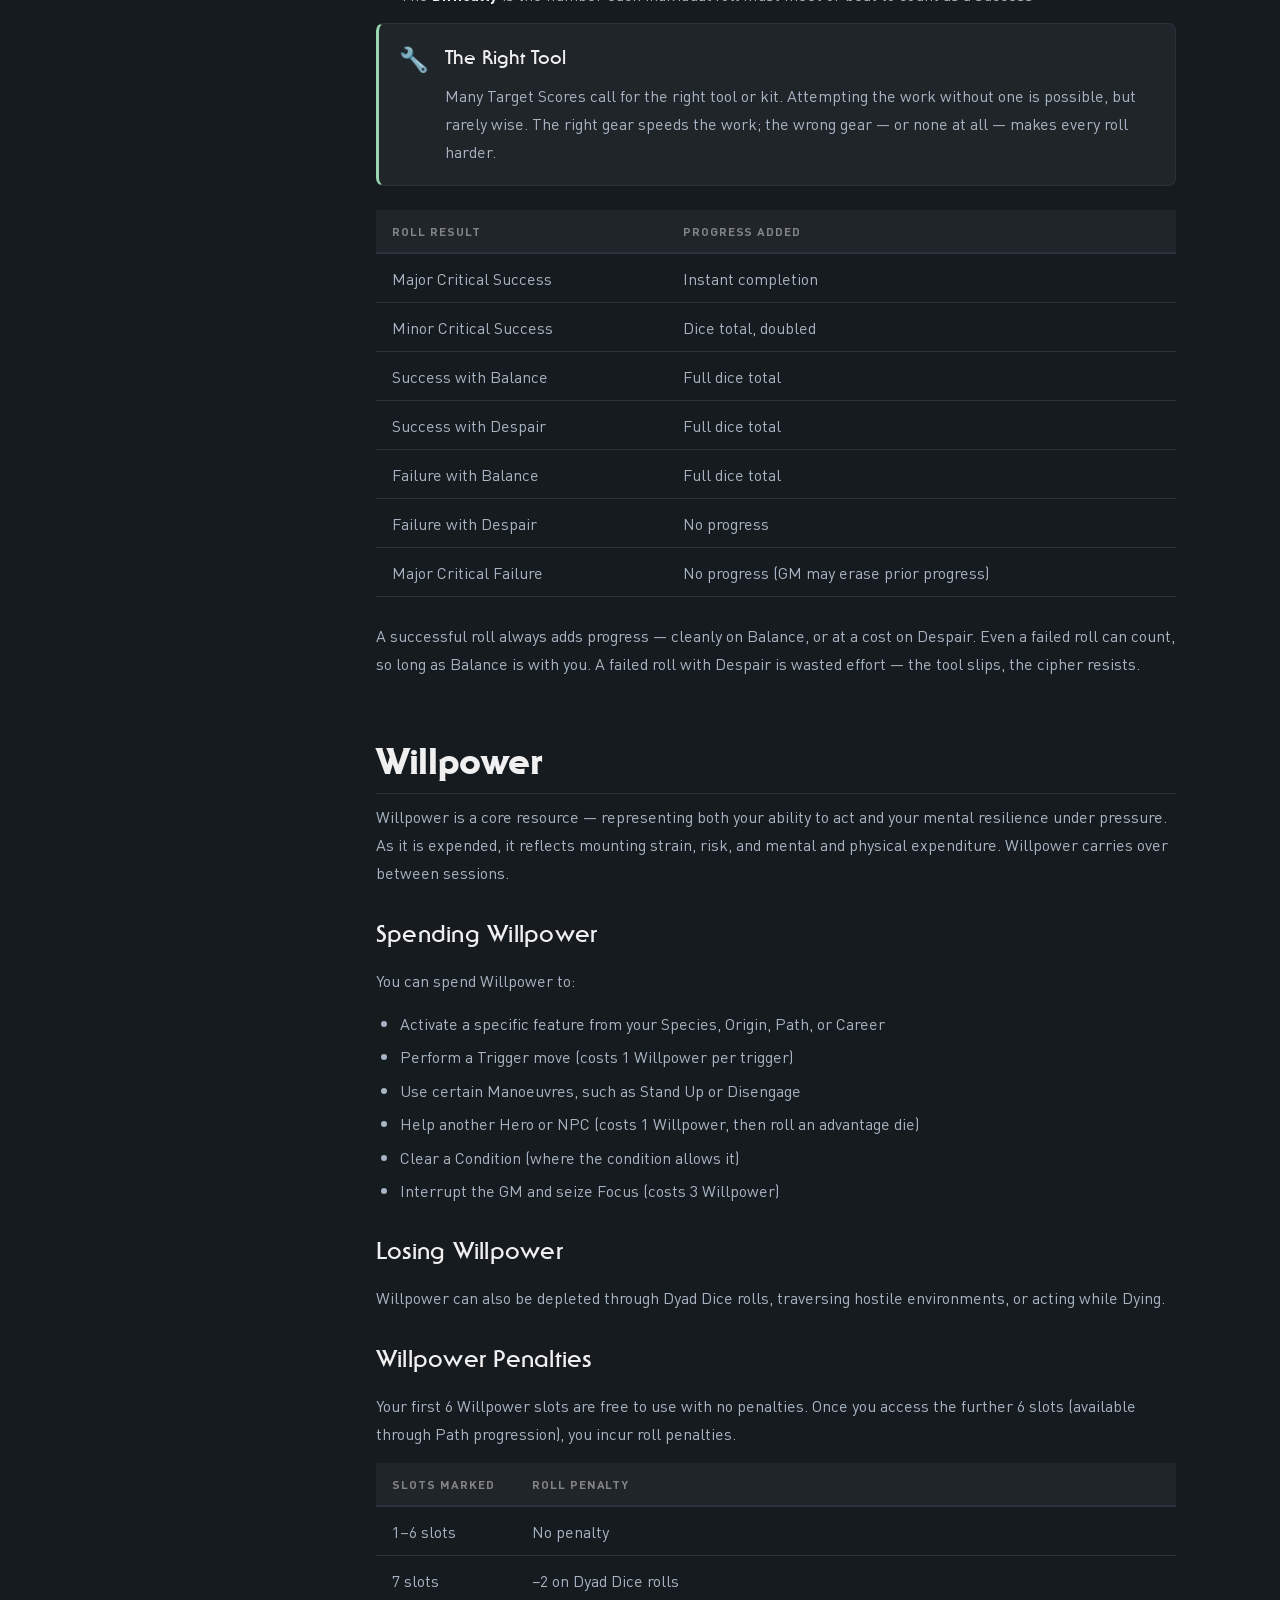
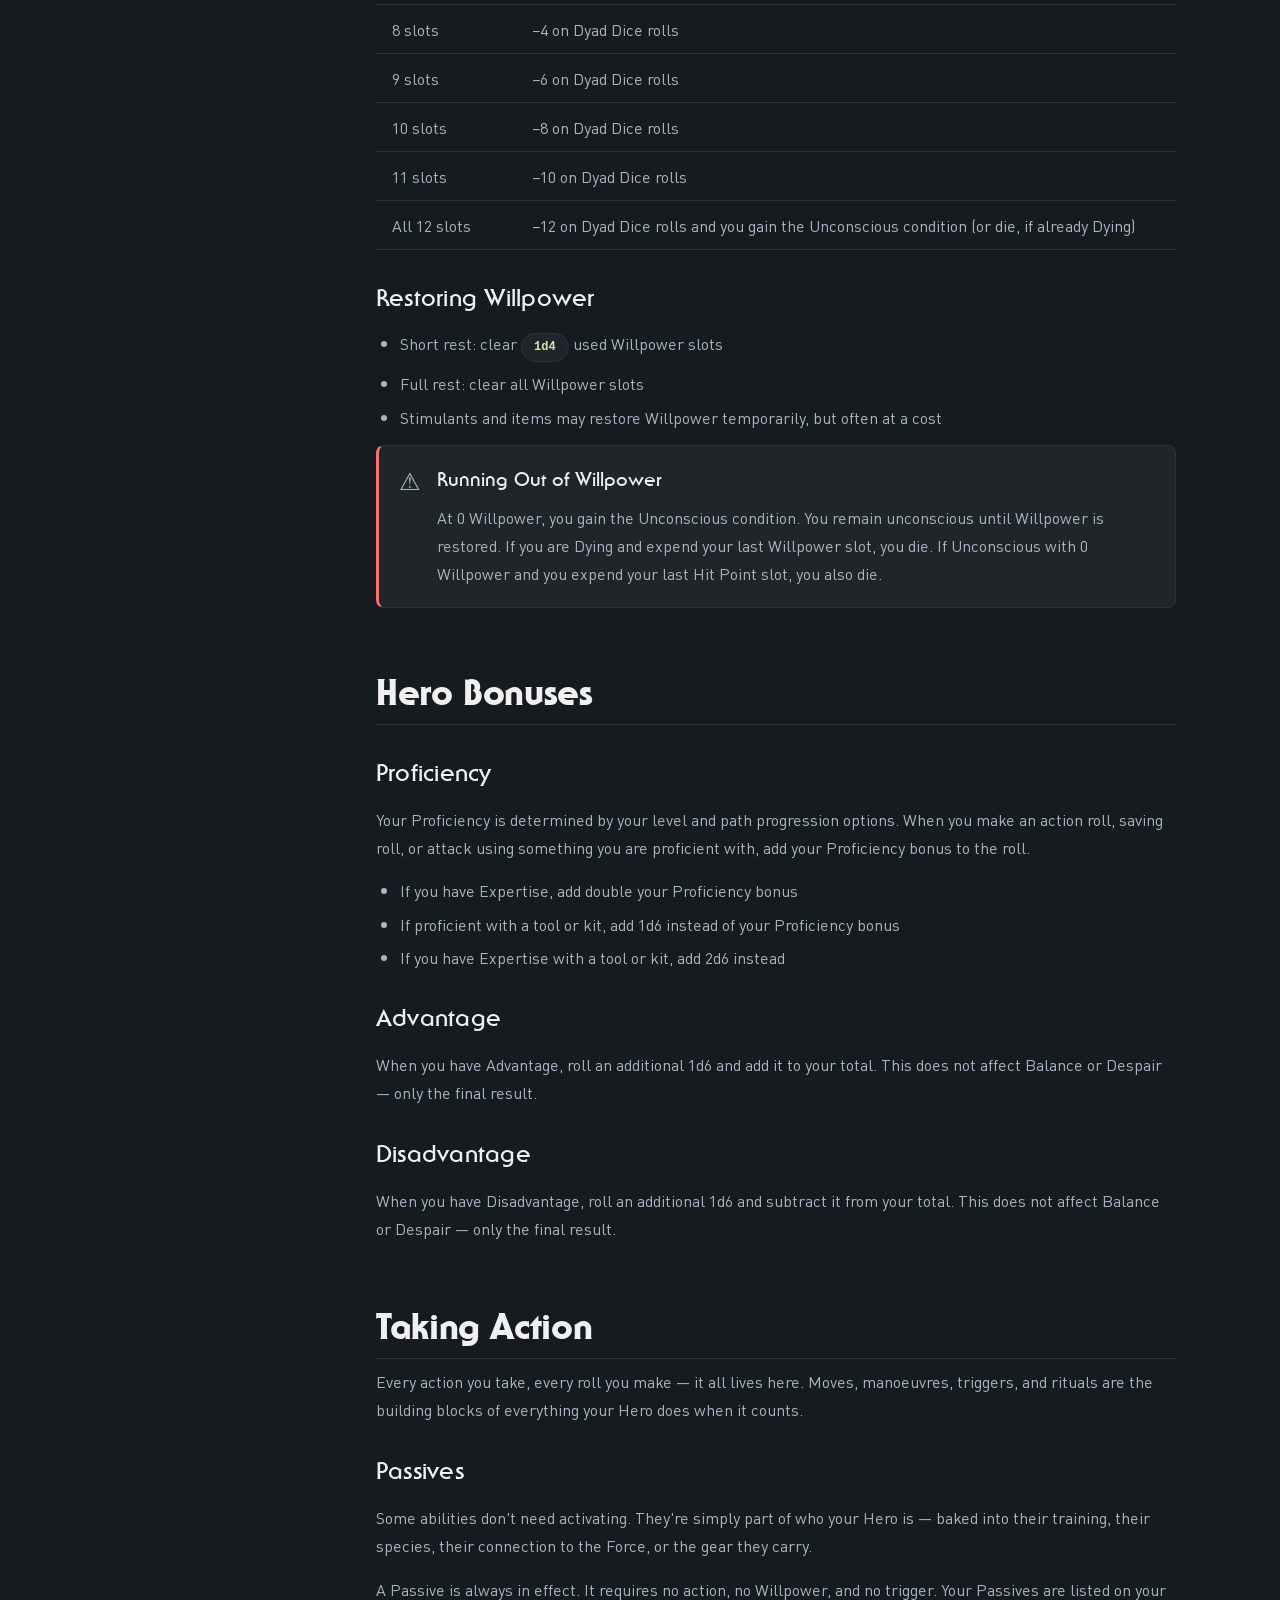
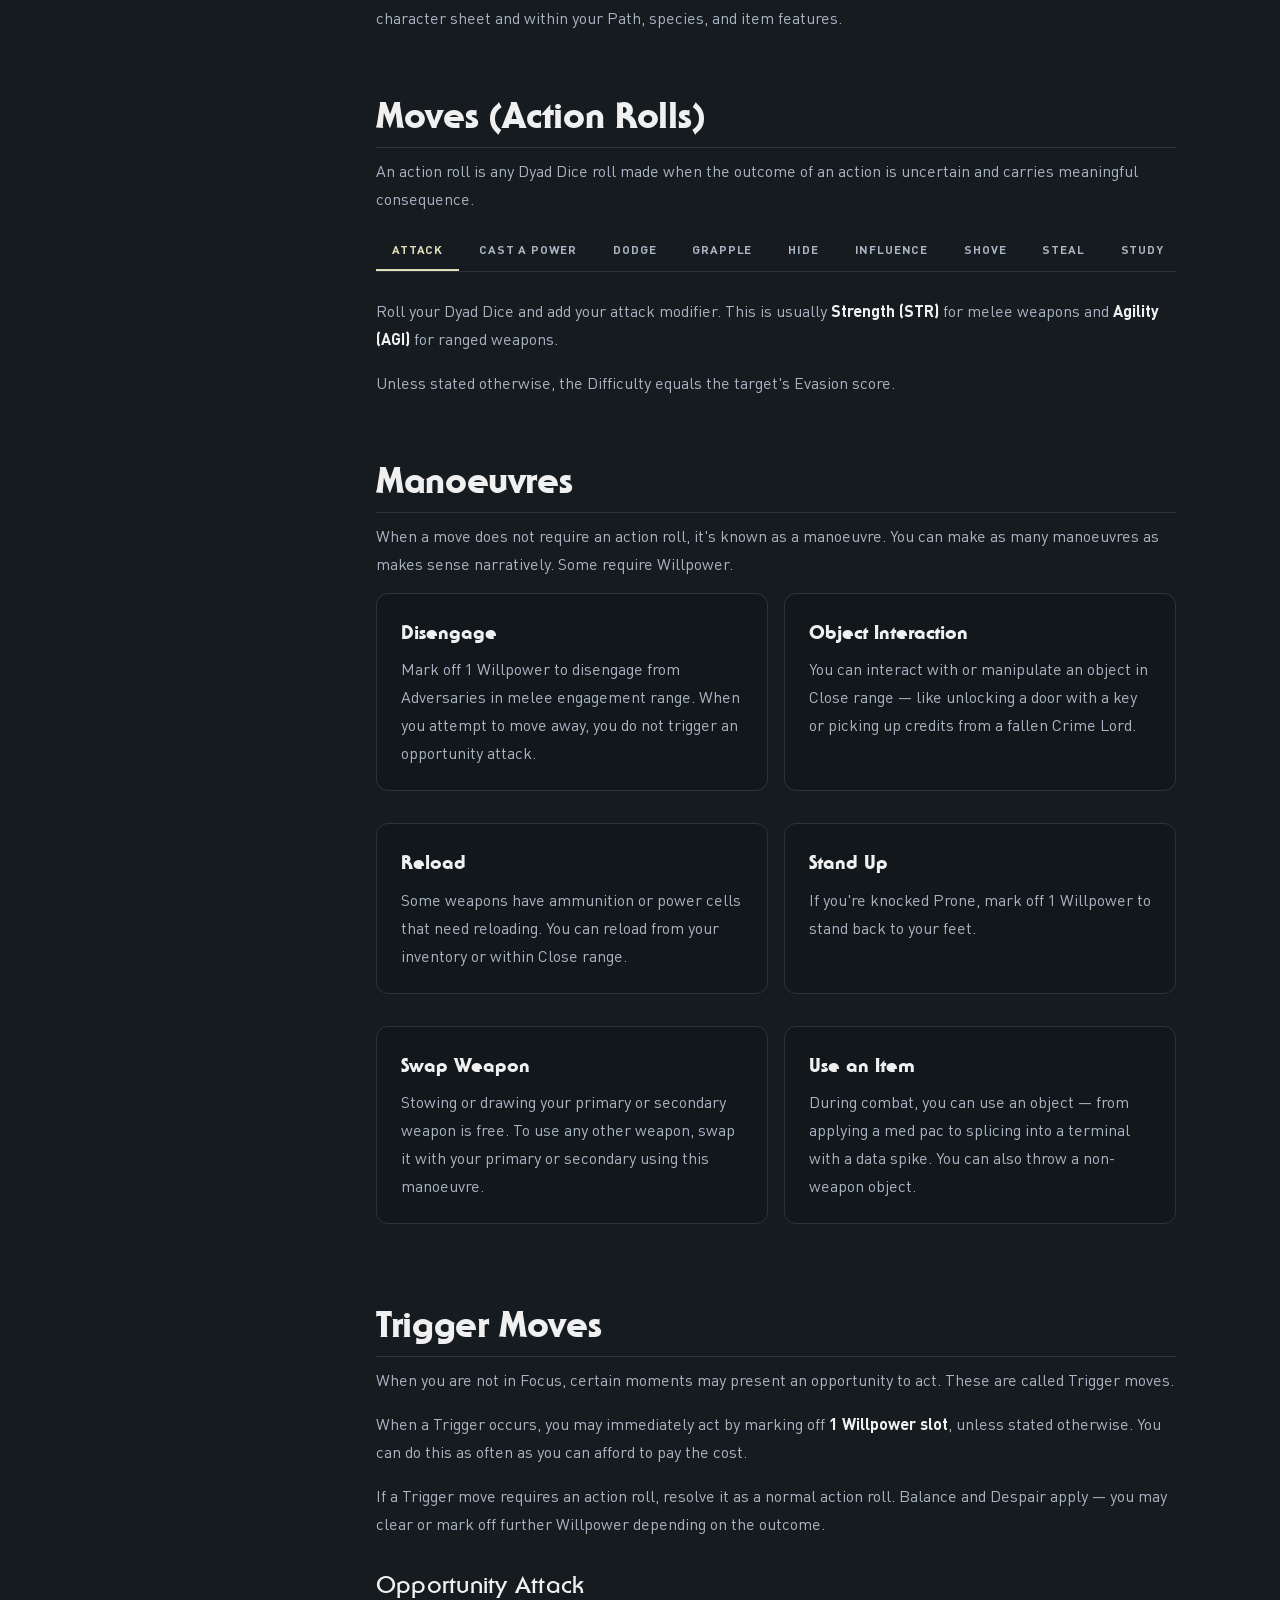
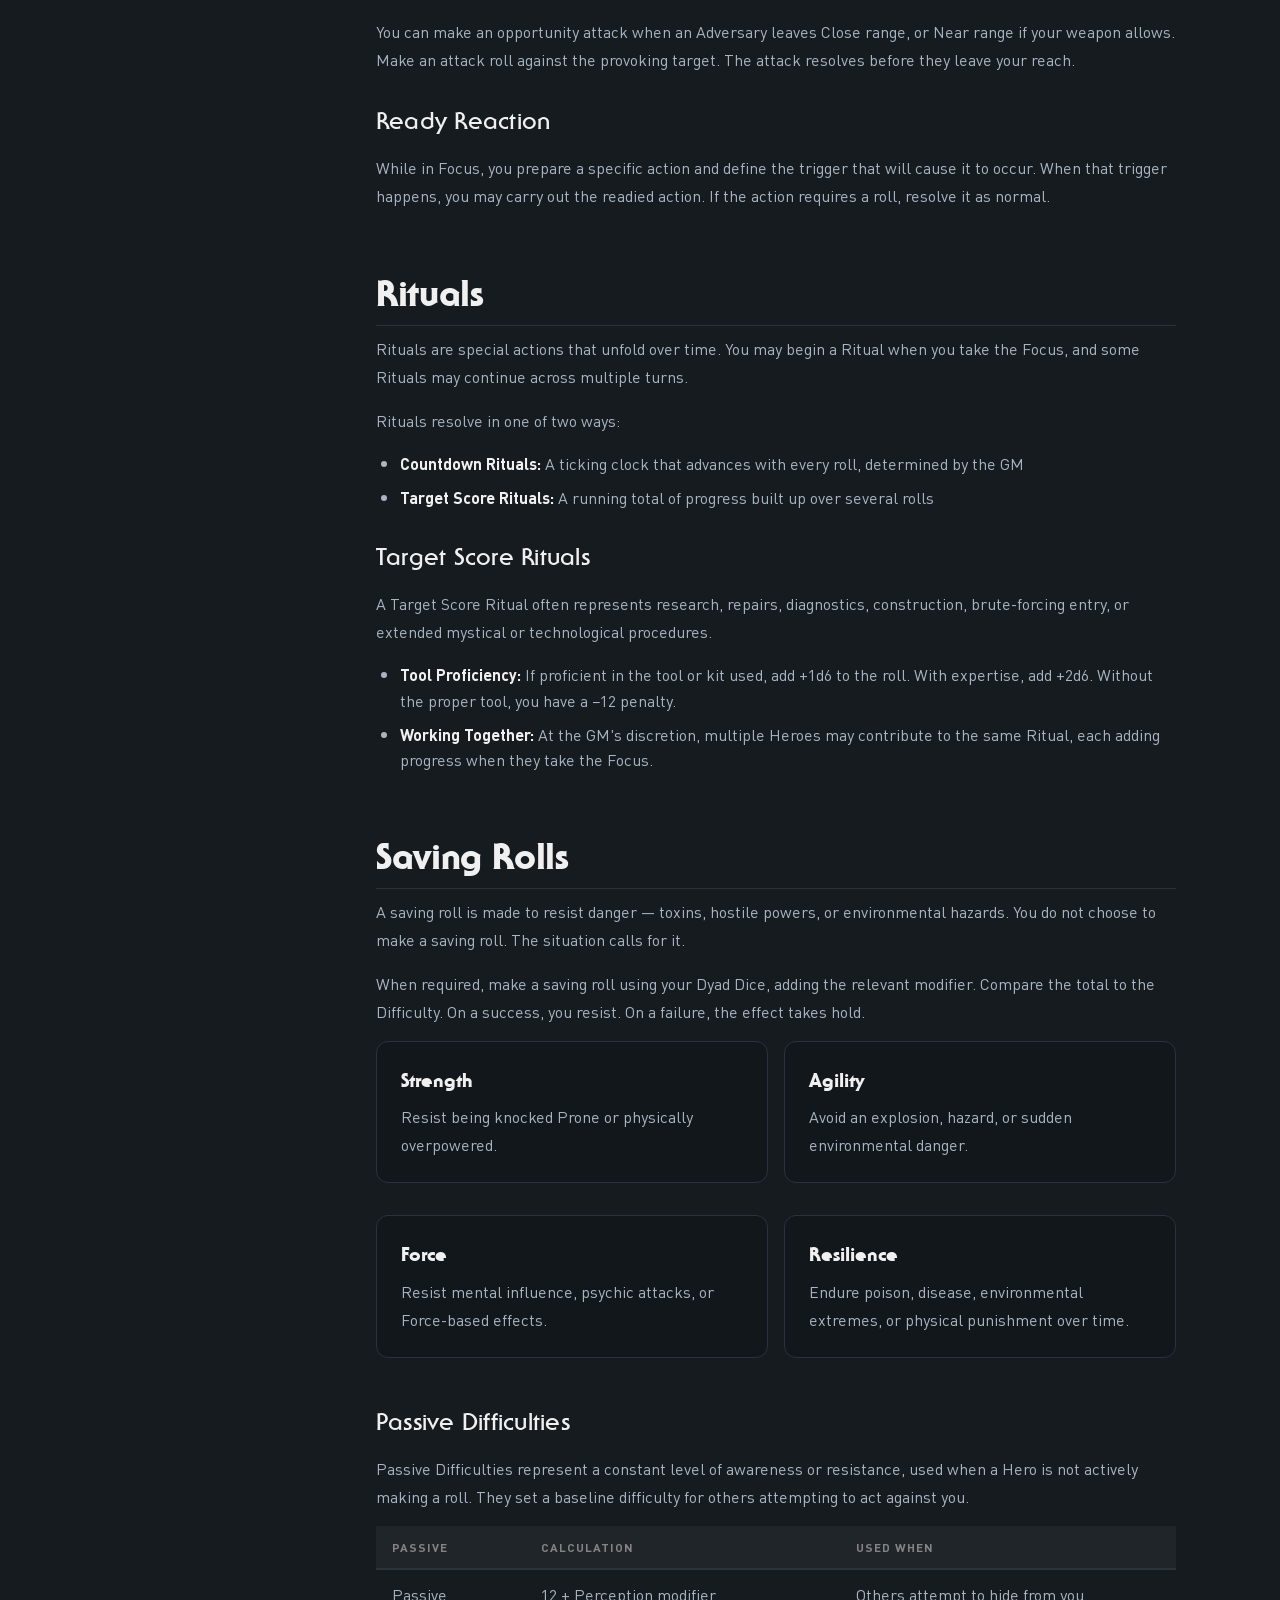
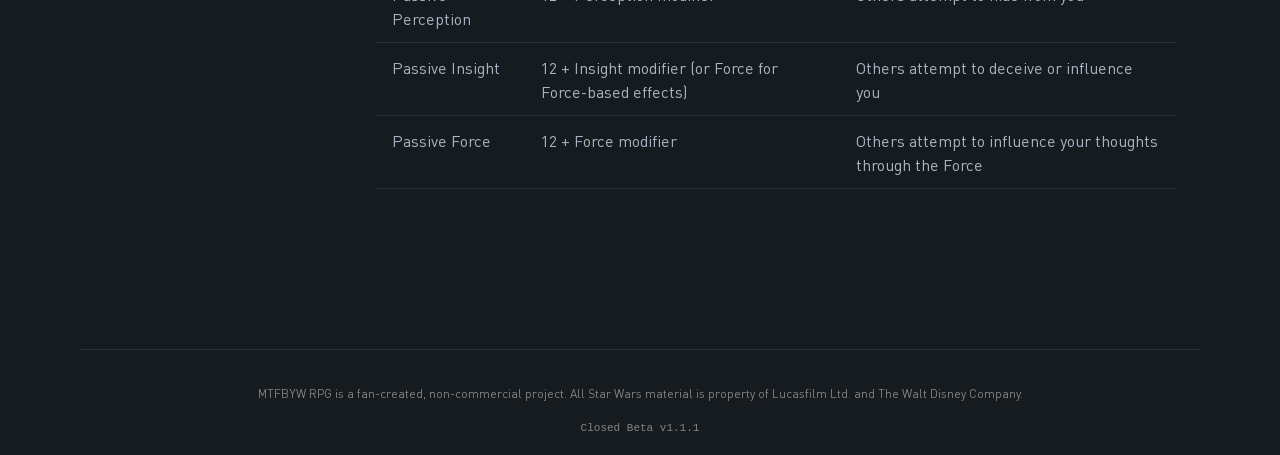
<file: rules.html>
<!DOCTYPE html>
<html lang="en-GB">
<head>
  <meta charset="UTF-8">
  <script src="js/gate.js"></script>
  <meta name="viewport" content="width=device-width, initial-scale=1.0">
  <title>Core Rules — MTFBYW</title>
  <link rel="stylesheet" href="css/tokens.css">
  <link rel="stylesheet" href="css/layout.css">
</head>
<body>

<div id="site-header-mount"></div>

<div class="page-wrap">

  <aside class="sidebar">
    <div class="sidebar-group">
      <span class="sidebar-label">Core Loop</span>
      <a href="#gameplay-loop"   class="sidebar-link">Gameplay Loop</a>
      <a href="#focus"           class="sidebar-link">Focus</a>
      <a href="#balance-despair" class="sidebar-link">Balance &amp; Despair</a>
      <a href="#crit-fail"       class="sidebar-link">Critical Failure</a>
      <a href="#target-score"    class="sidebar-link">Target Score</a>
    </div>
    <div class="sidebar-group">
      <span class="sidebar-label">Resources</span>
      <a href="#willpower"       class="sidebar-link">Willpower</a>
      <a href="#bonuses"         class="sidebar-link">Hero Bonuses</a>
    </div>
    <div class="sidebar-group">
      <span class="sidebar-label">Actions</span>
      <a href="#passives"        class="sidebar-link">Passives</a>
      <a href="#moves"           class="sidebar-link">Moves</a>
      <a href="#manoeuvres"      class="sidebar-link">Manoeuvres</a>
      <a href="#trigger-moves"   class="sidebar-link">Trigger Moves</a>
      <a href="#rituals"         class="sidebar-link">Rituals</a>
      <a href="#saving-rolls"    class="sidebar-link">Saving Rolls</a>
    </div>
  </aside>

  <article class="content">

    <header class="page-hero">
      <span class="page-hero__eyebrow">Chapter 5</span>
      <h1 class="page-hero__title">Core <em>Rules</em></h1>
      <p class="page-hero__lead">MTFBYW is a game of Willpower and fate. The GM describes scenarios from a galaxy far, far away. Players share the Focus to describe how their Heroes react and what they do next.</p>
    </header>

    <!-- Gameplay Loop -->
    <section id="gameplay-loop" class="rule-section">
      <h2 class="section-title">Gameplay Loop</h2>
      <p>The core gameplay loop is the rhythm that drives every scene — whether in the heat of combat or the quiet tension between it.</p>

      <ol class="step-list">
        <li>
          <div>
            <strong>Set the Scene</strong>
            <p>The GM paints the moment — describing the Heroes' surroundings and bringing the world into focus. Its dangers, its people, and the details that matter. This is where stakes begin to emerge.</p>
          </div>
        </li>
        <li>
          <div>
            <strong>Ask and Answer Questions</strong>
            <p>The Heroes look closer, asking questions to better understand the situation. The GM answers with what can be readily known, or turns the question back to the table to deepen the moment.</p>
          </div>
        </li>
        <li>
          <div>
            <strong>Build the Story</strong>
            <p>As the scene unfolds, opportunities arise. The Heroes describe what they do and how they act. If success is certain, the story moves forward without a roll. When the outcome is uncertain, the dice are called upon.</p>
          </div>
        </li>
        <li>
          <div>
            <strong>Return to the Scene</strong>
            <p>The cycle continues. The GM reframes the moment, reflecting the consequences of the Heroes' actions and revealing what has changed.</p>
          </div>
        </li>
      </ol>
    </section>

    <!-- Focus -->
    <section id="focus" class="rule-section">
      <h2 class="section-title">Focus</h2>
      <p>When a Hero, NPC, or Adversary is acting, they are <strong>in Focus</strong> — the immediate centre of both the narrative and the game mechanics. Focus is passed around the table continuously, and in some cases, even the environment can hold it.</p>

      <div class="callout callout--balance">
        <div class="callout__icon">⚖️</div>
        <div class="callout__body">
          <div class="callout__title">No Initiative, No Fixed Turn Order</div>
          <p>The flow of action follows the Focus. When it's yours, it's your moment — to express who your Hero is through roleplay, or to test what they're made of through an action roll. When that moment resolves, Focus shifts to someone else.</p>
        </div>
      </div>

      <h3 class="section-subtitle">How Focus Moves</h3>
      <p>Typically, Focus moves to someone the story naturally follows next, someone who hasn't had Focus in a while, or someone chosen by a triggered mechanic.</p>
      <ul>
        <li>In social settings, Focus passes organically between Heroes, NPCs, and non-aggressive Adversaries without formal declaration</li>
        <li>Once the Dyad Dice begin to roll, Focus remains with the Heroes until they fail a roll — then it swings to the GM, who may make a GM move</li>
        <li>The GM can seize Focus at any moment by spending Despair, and may continue spending Despair to shift it between Adversaries before returning it to the Heroes</li>
        <li>A Hero can spend Willpower to pull Focus back</li>
      </ul>
    </section>

    <!-- Balance and Despair -->
    <section id="balance-despair" class="rule-section">
      <h2 class="section-title">Balance &amp; Despair</h2>
      <p>Make any action roll using your <strong>Dyad Dice</strong> — two d12s, one for Balance and one for Despair (different colours). You do not expend or gain anything before the roll.</p>

      <h3 class="section-subtitle">What Are You Rolling Against?</h3>
      <p>Every roll has a number to beat — the <strong>Difficulty</strong>. Meet or exceed it, and you succeed. Fall short, and you don't. Difficulty comes from:</p>
      <ul>
        <li><strong>An Adversary:</strong> Attack rolls aim for their Evasion. Most other rolls aim for their Difficulty score.</li>
        <li><strong>The Situation:</strong> The GM sets the Difficulty. A good rule of thumb is 12 + the relevant modifier.</li>
        <li><strong>An Extended Challenge:</strong> Some tasks use a Target Score — a running total you build toward over several rolls.</li>
      </ul>

      <h3 class="section-subtitle">The 7 Roll Outcomes</h3>
      <div class="outcomes-grid">
        <div class="outcome-chip outcome-chip--success-balance">
          <div class="outcome-chip__label">✨ Success with Balance</div>
          <div class="outcome-chip__text">Total meets or beats Difficulty. Balance Die shows higher result. You succeed and clear 1 Willpower slot.</div>
        </div>
        <div class="outcome-chip outcome-chip--success-despair">
          <div class="outcome-chip__label">⚡ Success with Despair</div>
          <div class="outcome-chip__text">Total meets or beats Difficulty. Despair Die shows higher result. You succeed with a cost or complication. You do not clear Willpower. GM gains a Despair or makes a free move.</div>
        </div>
        <div class="outcome-chip outcome-chip--failure-balance">
          <div class="outcome-chip__label">🔸 Failure with Balance</div>
          <div class="outcome-chip__text">Total falls short. Balance Die shows higher result. You fail with a minor consequence but still clear 1 Willpower slot. Focus immediately shifts to the GM.</div>
        </div>
        <div class="outcome-chip outcome-chip--failure-despair">
          <div class="outcome-chip__label">💥 Failure with Despair</div>
          <div class="outcome-chip__text">Total falls short. Despair Die shows higher result. You fail with a major consequence, mark off a Willpower slot, and the GM gains a Despair. Focus immediately shifts to the GM.</div>
        </div>
        <div class="outcome-chip outcome-chip--crit-minor">
          <div class="outcome-chip__label">🎯 Minor Critical Success</div>
          <div class="outcome-chip__text">Both Dyad Dice show matching results (2–11). You automatically succeed regardless of the total. If an attack roll, roll all damage dice twice and add modifiers once. Clear 3 Willpower slots. Counts as a roll with Balance.</div>
        </div>
        <div class="outcome-chip outcome-chip--crit-major">
          <div class="outcome-chip__label">⭐ Major Critical Success</div>
          <div class="outcome-chip__text">Both Dyad Dice show 12. You automatically succeed. If an attack roll, take maximum possible damage dice result, multiply by 2, then add modifiers once. Clear all Willpower slots. Counts as Balance.</div>
        </div>
        <div class="outcome-chip outcome-chip--crit-fail">
          <div class="outcome-chip__label">💀 Major Critical Failure</div>
          <div class="outcome-chip__text">Both Dyad Dice show 1. You automatically fail. Roll on the Critical Failure table. Mark 3 Willpower slots. GM gains 3 Despair. Focus shifts to the GM. Counts as Despair.</div>
        </div>
      </div>
    </section>

    <!-- Critical Failure Table -->
    <section id="crit-fail" class="rule-section">
      <h2 class="section-title">Critical Failure Table</h2>
      <p>When both Dyad Dice show 1, roll a d20 to determine the severity of your failure.</p>
      <table>
        <thead>
          <tr><th>Roll</th><th>Effect</th></tr>
        </thead>
        <tbody>
          <tr><td><span class="die-pill">20</span></td><td>Nothing happens. Count yourself lucky.</td></tr>
          <tr><td><span class="die-pill">19</span></td><td>The GM gains an extra Despair.</td></tr>
          <tr><td><span class="die-pill">18</span></td><td>Your weapon jams, overheats, or slips. You cannot use it until you spend a manoeuvre to recover it.</td></tr>
          <tr><td><span class="die-pill">17</span></td><td>Your failure ripples outward. Choose one ally within short range — they must mark off 1 Willpower slot.</td></tr>
          <tr><td><span class="die-pill">16</span></td><td>Your armour becomes compromised. Mark off 2 Armour slots.</td></tr>
          <tr><td><span class="die-pill">15</span></td><td>Your incentive wanes. Mark off a further 3 Willpower slots.</td></tr>
          <tr><td><span class="die-pill">14</span></td><td>The ground gives way or an explosion throws you. You are knocked Prone and pushed one range band from your target.</td></tr>
          <tr><td><span class="die-pill">13</span></td><td>You are struck by lightning. Take deadly lightning damage appropriate to your level.</td></tr>
          <tr><td><span class="die-pill">12</span></td><td>The balance has tipped. Your next Dyad Dice roll will be with Despair, regardless of the outcome.</td></tr>
          <tr><td><span class="die-pill">11</span></td><td>Your senses are overwhelmed. You gain the Weakened condition.</td></tr>
          <tr><td><span class="die-pill">10</span></td><td>You lose the will to live. Mark off all 3 Hit Point slots.</td></tr>
          <tr><td><span class="die-pill">9</span></td><td>Hesitation costs you. An Adversary in range immediately takes the Focus and makes a free attack against you before the GM makes a move.</td></tr>
          <tr><td><span class="die-pill">8</span></td><td>Overwhelm creeps in. You cannot take the Focus again for a Countdown of 6.</td></tr>
          <tr><td><span class="die-pill">7</span></td><td>The Force recoils from you. Lose access to all Force powers until your next short rest. If not Force-sensitive, gain the Frightened condition instead.</td></tr>
          <tr><td><span class="die-pill">6</span></td><td>Your mind clouds. You cannot make trigger rolls until your next rest.</td></tr>
          <tr><td><span class="die-pill">5</span></td><td>Your determination dwindles. Mark off 1 Willpower.</td></tr>
          <tr><td><span class="die-pill">4</span></td><td>The GM gains a further 3 extra Despair.</td></tr>
          <tr><td><span class="die-pill">3</span></td><td>Self-doubt seeps in. You cannot benefit from Advantage until your next short rest.</td></tr>
          <tr><td><span class="die-pill">2</span></td><td>You trip and hurt your head. Fall Prone, mark off 1 HP slot, remove one feature card until next rest.</td></tr>
          <tr><td><span class="die-pill die-pill--danger">1</span></td><td>Your mental toughness dwindles. Mark off 6 Willpower.</td></tr>
        </tbody>
      </table>
    </section>

    <!-- Target Score -->
    <section id="target-score" class="rule-section">
      <h2 class="section-title">Target Score</h2>
      <p>Some challenges are too big to settle with a single roll — repairing a crashed speeder, slicing through a fortress of ice, researching a forgotten ritual. These are resolved using a Target Score.</p>

      <p>A Target Score is written as <strong>Target / Difficulty</strong> — for example, 48/12.</p>
      <ul>
        <li>The <strong>Target</strong> is the total progress you must reach to complete the task</li>
        <li>The <strong>Difficulty</strong> is the number each individual roll must meet or beat to count as a success</li>
      </ul>

      <div class="callout callout--tip">
        <div class="callout__icon">🔧</div>
        <div class="callout__body">
          <div class="callout__title">The Right Tool</div>
          <p>Many Target Scores call for the right tool or kit. Attempting the work without one is possible, but rarely wise. The right gear speeds the work; the wrong gear — or none at all — makes every roll harder.</p>
        </div>
      </div>

      <table style="margin-top:var(--space-4);">
        <thead>
          <tr><th>Roll Result</th><th>Progress Added</th></tr>
        </thead>
        <tbody>
          <tr><td>Major Critical Success</td><td>Instant completion</td></tr>
          <tr><td>Minor Critical Success</td><td>Dice total, doubled</td></tr>
          <tr><td>Success with Balance</td><td>Full dice total</td></tr>
          <tr><td>Success with Despair</td><td>Full dice total</td></tr>
          <tr><td>Failure with Balance</td><td>Full dice total</td></tr>
          <tr><td>Failure with Despair</td><td>No progress</td></tr>
          <tr><td>Major Critical Failure</td><td>No progress (GM may erase prior progress)</td></tr>
        </tbody>
      </table>
      <p>A successful roll always adds progress — cleanly on Balance, or at a cost on Despair. Even a failed roll can count, so long as Balance is with you. A failed roll with Despair is wasted effort — the tool slips, the cipher resists.</p>
    </section>

    <!-- Willpower -->
    <section id="willpower" class="rule-section">
      <h2 class="section-title">Willpower</h2>
      <p>Willpower is a core resource — representing both your ability to act and your mental resilience under pressure. As it is expended, it reflects mounting strain, risk, and mental and physical expenditure. Willpower carries over between sessions.</p>

      <h3 class="section-subtitle">Spending Willpower</h3>
      <p>You can spend Willpower to:</p>
      <ul>
        <li>Activate a specific feature from your Species, Origin, Path, or Career</li>
        <li>Perform a Trigger move (costs 1 Willpower per trigger)</li>
        <li>Use certain Manoeuvres, such as Stand Up or Disengage</li>
        <li>Help another Hero or NPC (costs 1 Willpower, then roll an advantage die)</li>
        <li>Clear a Condition (where the condition allows it)</li>
        <li>Interrupt the GM and seize Focus (costs 3 Willpower)</li>
      </ul>

      <h3 class="section-subtitle">Losing Willpower</h3>
      <p>Willpower can also be depleted through Dyad Dice rolls, traversing hostile environments, or acting while Dying.</p>

      <h3 class="section-subtitle">Willpower Penalties</h3>
      <p>Your first 6 Willpower slots are free to use with no penalties. Once you access the further 6 slots (available through Path progression), you incur roll penalties.</p>
      <table>
        <thead><tr><th>Slots Marked</th><th>Roll Penalty</th></tr></thead>
        <tbody>
          <tr><td>1–6 slots</td><td>No penalty</td></tr>
          <tr><td>7 slots</td><td>−2 on Dyad Dice rolls</td></tr>
          <tr><td>8 slots</td><td>−4 on Dyad Dice rolls</td></tr>
          <tr><td>9 slots</td><td>−6 on Dyad Dice rolls</td></tr>
          <tr><td>10 slots</td><td>−8 on Dyad Dice rolls</td></tr>
          <tr><td>11 slots</td><td>−10 on Dyad Dice rolls</td></tr>
          <tr><td>All 12 slots</td><td>−12 on Dyad Dice rolls and you gain the Unconscious condition (or die, if already Dying)</td></tr>
        </tbody>
      </table>

      <h3 class="section-subtitle">Restoring Willpower</h3>
      <ul>
        <li>Short rest: clear <span class="die-pill">1d4</span> used Willpower slots</li>
        <li>Full rest: clear all Willpower slots</li>
        <li>Stimulants and items may restore Willpower temporarily, but often at a cost</li>
      </ul>

      <div class="callout callout--danger">
        <div class="callout__icon">⚠️</div>
        <div class="callout__body">
          <div class="callout__title">Running Out of Willpower</div>
          <p>At 0 Willpower, you gain the Unconscious condition. You remain unconscious until Willpower is restored. If you are Dying and expend your last Willpower slot, you die. If Unconscious with 0 Willpower and you expend your last Hit Point slot, you also die.</p>
        </div>
      </div>
    </section>

    <!-- Hero Bonuses -->
    <section id="bonuses" class="rule-section">
      <h2 class="section-title">Hero Bonuses</h2>

      <h3 class="section-subtitle">Proficiency</h3>
      <p>Your Proficiency is determined by your level and path progression options. When you make an action roll, saving roll, or attack using something you are proficient with, add your Proficiency bonus to the roll.</p>
      <ul>
        <li>If you have Expertise, add double your Proficiency bonus</li>
        <li>If proficient with a tool or kit, add 1d6 instead of your Proficiency bonus</li>
        <li>If you have Expertise with a tool or kit, add 2d6 instead</li>
      </ul>

      <h3 class="section-subtitle">Advantage</h3>
      <p>When you have Advantage, roll an additional 1d6 and add it to your total. This does not affect Balance or Despair — only the final result.</p>

      <h3 class="section-subtitle">Disadvantage</h3>
      <p>When you have Disadvantage, roll an additional 1d6 and subtract it from your total. This does not affect Balance or Despair — only the final result.</p>
    </section>

    <!-- Taking Action -->
    <section id="passives" class="rule-section">
      <h2 class="section-title">Taking Action</h2>
      <p>Every action you take, every roll you make — it all lives here. Moves, manoeuvres, triggers, and rituals are the building blocks of everything your Hero does when it counts.</p>

      <h3 class="section-subtitle">Passives</h3>
      <p>Some abilities don't need activating. They're simply part of who your Hero is — baked into their training, their species, their connection to the Force, or the gear they carry.</p>
      <p>A Passive is always in effect. It requires no action, no Willpower, and no trigger. Your Passives are listed on your character sheet and within your Path, species, and item features.</p>
    </section>

    <!-- Moves -->
    <section id="moves" class="rule-section">
      <h2 class="section-title">Moves (Action Rolls)</h2>
      <p>An action roll is any Dyad Dice roll made when the outcome of an action is uncertain and carries meaningful consequence.</p>

      <div class="tabs">
        <div class="tab-list">
          <button class="tab-btn">Attack</button>
          <button class="tab-btn">Cast a Power</button>
          <button class="tab-btn">Dodge</button>
          <button class="tab-btn">Grapple</button>
          <button class="tab-btn">Hide</button>
          <button class="tab-btn">Influence</button>
          <button class="tab-btn">Shove</button>
          <button class="tab-btn">Steal</button>
          <button class="tab-btn">Study</button>
        </div>

        <div class="tab-panel">
          <p>Roll your Dyad Dice and add your attack modifier. This is usually <strong>Strength (STR)</strong> for melee weapons and <strong>Agility (AGI)</strong> for ranged weapons.</p>
          <p>Unless stated otherwise, the Difficulty equals the target's Evasion score.</p>
        </div>

        <div class="tab-panel">
          <p>Roll your Dyad Dice and add your casting modifier, as defined by your Path or the feature itself. Unless stated otherwise, Difficulty equals the target's Difficulty score.</p>
          <p>If a power targets multiple adversaries, make a single casting roll and a single damage roll, then apply the result to each target individually.</p>
        </div>

        <div class="tab-panel">
          <p>Make an <strong>Agility (Coordination)</strong> roll against the Adversary's Difficulty. On a success, the next time that Adversary attacks you before you take Focus again, they have Disadvantage on the attack.</p>
          <p>You may Dodge against multiple Adversaries, making a separate roll for each.</p>
        </div>

        <div class="tab-panel">
          <p>Attempt to seize and restrain a target no more than one size larger than you. Make a <strong>Strength (Athletics)</strong> roll against the target's Difficulty.</p>
          <ul>
            <li>On a success, the target gains the Immobilised condition</li>
            <li>You may move a grappled target by dragging or lifting them — unless they are at least two sizes smaller than you, your speed is halved</li>
            <li>Another Hero may contest using Agility (Coordination)</li>
          </ul>
        </div>

        <div class="tab-panel">
          <p>Make an <strong>Agility (Stealth)</strong> roll. While Hidden, Adversaries must rely on other senses to locate you if their passive perception is lower than your result.</p>
          <ul>
            <li>If found, attacks against you have Advantage</li>
            <li>If you attack a target that cannot see you, your attack has Advantage. Your position is revealed after the attack.</li>
          </ul>
        </div>

        <div class="tab-panel">
          <p>Attempt to sway an NPC or Adversary through words, presence, or intent. Describe how you approach them. The GM determines their stance:</p>
          <ul>
            <li><strong>Willing:</strong> Your urging aligns with the target's desires — no roll necessary</li>
            <li><strong>Unwilling:</strong> Your urging is repugnant or counter to their alignment — they don't comply without a roll</li>
            <li><strong>Hesitant:</strong> They need convincing — make an appropriate action roll. Difficulty is 12 + the target's Intelligence modifier</li>
          </ul>
        </div>

        <div class="tab-panel">
          <p>Make a <strong>Strength (Athletics)</strong> roll against the target's Difficulty. On a success, push the target 1.5 metres in a direction you choose or knock them Prone.</p>
          <ul>
            <li>If the target is smaller than you: roll with Advantage</li>
            <li>If the target is larger than you: roll with Disadvantage</li>
            <li>You cannot shove a target more than two sizes larger than you</li>
          </ul>
        </div>

        <div class="tab-panel">
          <p>Make a <strong>Presence (Skulduggery)</strong> roll against the target's Difficulty. On a success, take the chosen item without alerting the target. On a failure, the attempt is noticed or leaves clear suspicion.</p>
          <ul>
            <li>If the target is distracted or unaware: roll with Advantage</li>
            <li>If the item is secured, concealed, or closely guarded: roll with Disadvantage</li>
          </ul>
        </div>

        <div class="tab-panel">
          <p>Take a moment to observe, recall, or analyse. Make an Intelligence roll or another relevant skill (as determined by the GM) to uncover useful information.</p>
          <table>
            <thead><tr><th>Skill</th><th>Information</th></tr></thead>
            <tbody>
              <tr><td>Astrogation</td><td>Star maps, hyperspace lanes, ship models, galaxy phenomena</td></tr>
              <tr><td>History</td><td>Historic events and people, ancient civilisations, wars, creatures</td></tr>
              <tr><td>Investigation</td><td>Traps, ciphers, and riddles</td></tr>
              <tr><td>Religion</td><td>Force sects, religious groups, symbols, deities, prophecies</td></tr>
              <tr><td>Technology</td><td>Systems information, droids, repairs, general operations</td></tr>
            </tbody>
          </table>
        </div>
      </div>
    </section>

    <!-- Manoeuvres -->
    <section id="manoeuvres" class="rule-section">
      <h2 class="section-title">Manoeuvres</h2>
      <p>When a move does not require an action roll, it's known as a manoeuvre. You can make as many manoeuvres as makes sense narratively. Some require Willpower.</p>

      <div class="grid-2">
        <div class="card">
          <div class="card__title">Disengage</div>
          <p>Mark off 1 Willpower to disengage from Adversaries in melee engagement range. When you attempt to move away, you do not trigger an opportunity attack.</p>
        </div>
        <div class="card">
          <div class="card__title">Object Interaction</div>
          <p>You can interact with or manipulate an object in Close range — like unlocking a door with a key or picking up credits from a fallen Crime Lord.</p>
        </div>
        <div class="card">
          <div class="card__title">Reload</div>
          <p>Some weapons have ammunition or power cells that need reloading. You can reload from your inventory or within Close range.</p>
        </div>
        <div class="card">
          <div class="card__title">Stand Up</div>
          <p>If you're knocked Prone, mark off 1 Willpower to stand back to your feet.</p>
        </div>
        <div class="card">
          <div class="card__title">Swap Weapon</div>
          <p>Stowing or drawing your primary or secondary weapon is free. To use any other weapon, swap it with your primary or secondary using this manoeuvre.</p>
        </div>
        <div class="card">
          <div class="card__title">Use an Item</div>
          <p>During combat, you can use an object — from applying a med pac to splicing into a terminal with a data spike. You can also throw a non-weapon object.</p>
        </div>
      </div>
    </section>

    <!-- Trigger Moves -->
    <section id="trigger-moves" class="rule-section">
      <h2 class="section-title">Trigger Moves</h2>
      <p>When you are not in Focus, certain moments may present an opportunity to act. These are called Trigger moves.</p>
      <p>When a Trigger occurs, you may immediately act by marking off <strong>1 Willpower slot</strong>, unless stated otherwise. You can do this as often as you can afford to pay the cost.</p>
      <p>If a Trigger move requires an action roll, resolve it as a normal action roll. Balance and Despair apply — you may clear or mark off further Willpower depending on the outcome.</p>

      <h3 class="section-subtitle">Opportunity Attack</h3>
      <p>You can make an opportunity attack when an Adversary leaves Close range, or Near range if your weapon allows. Make an attack roll against the provoking target. The attack resolves before they leave your reach.</p>

      <h3 class="section-subtitle">Ready Reaction</h3>
      <p>While in Focus, you prepare a specific action and define the trigger that will cause it to occur. When that trigger happens, you may carry out the readied action. If the action requires a roll, resolve it as normal.</p>
    </section>

    <!-- Rituals -->
    <section id="rituals" class="rule-section">
      <h2 class="section-title">Rituals</h2>
      <p>Rituals are special actions that unfold over time. You may begin a Ritual when you take the Focus, and some Rituals may continue across multiple turns.</p>
      <p>Rituals resolve in one of two ways:</p>
      <ul>
        <li><strong>Countdown Rituals:</strong> A ticking clock that advances with every roll, determined by the GM</li>
        <li><strong>Target Score Rituals:</strong> A running total of progress built up over several rolls</li>
      </ul>

      <h3 class="section-subtitle">Target Score Rituals</h3>
      <p>A Target Score Ritual often represents research, repairs, diagnostics, construction, brute-forcing entry, or extended mystical or technological procedures.</p>
      <ul>
        <li><strong>Tool Proficiency:</strong> If proficient in the tool or kit used, add +1d6 to the roll. With expertise, add +2d6. Without the proper tool, you have a −12 penalty.</li>
        <li><strong>Working Together:</strong> At the GM's discretion, multiple Heroes may contribute to the same Ritual, each adding progress when they take the Focus.</li>
      </ul>
    </section>

    <!-- Saving Rolls -->
    <section id="saving-rolls" class="rule-section">
      <h2 class="section-title">Saving Rolls</h2>
      <p>A saving roll is made to resist danger — toxins, hostile powers, or environmental hazards. You do not choose to make a saving roll. The situation calls for it.</p>

      <p>When required, make a saving roll using your Dyad Dice, adding the relevant modifier. Compare the total to the Difficulty. On a success, you resist. On a failure, the effect takes hold.</p>

      <div class="grid-2" style="margin-top:var(--space-4);">
        <div class="card">
          <div class="card__title">Strength</div>
          <p>Resist being knocked Prone or physically overpowered.</p>
        </div>
        <div class="card">
          <div class="card__title">Agility</div>
          <p>Avoid an explosion, hazard, or sudden environmental danger.</p>
        </div>
        <div class="card">
          <div class="card__title">Force</div>
          <p>Resist mental influence, psychic attacks, or Force-based effects.</p>
        </div>
        <div class="card">
          <div class="card__title">Resilience</div>
          <p>Endure poison, disease, environmental extremes, or physical punishment over time.</p>
        </div>
      </div>

      <h3 class="section-subtitle">Passive Difficulties</h3>
      <p>Passive Difficulties represent a constant level of awareness or resistance, used when a Hero is not actively making a roll. They set a baseline difficulty for others attempting to act against you.</p>

      <table style="margin-top:var(--space-4);">
        <thead><tr><th>Passive</th><th>Calculation</th><th>Used When</th></tr></thead>
        <tbody>
          <tr><td>Passive Perception</td><td>12 + Perception modifier</td><td>Others attempt to hide from you</td></tr>
          <tr><td>Passive Insight</td><td>12 + Insight modifier (or Force for Force-based effects)</td><td>Others attempt to deceive or influence you</td></tr>
          <tr><td>Passive Force</td><td>12 + Force modifier</td><td>Others attempt to influence your thoughts through the Force</td></tr>
        </tbody>
      </table>
    </section>

  </article>
</div>

<div id="site-footer-mount"></div>
<script src="js/components.js"></script>
</body>
</html>
</file>
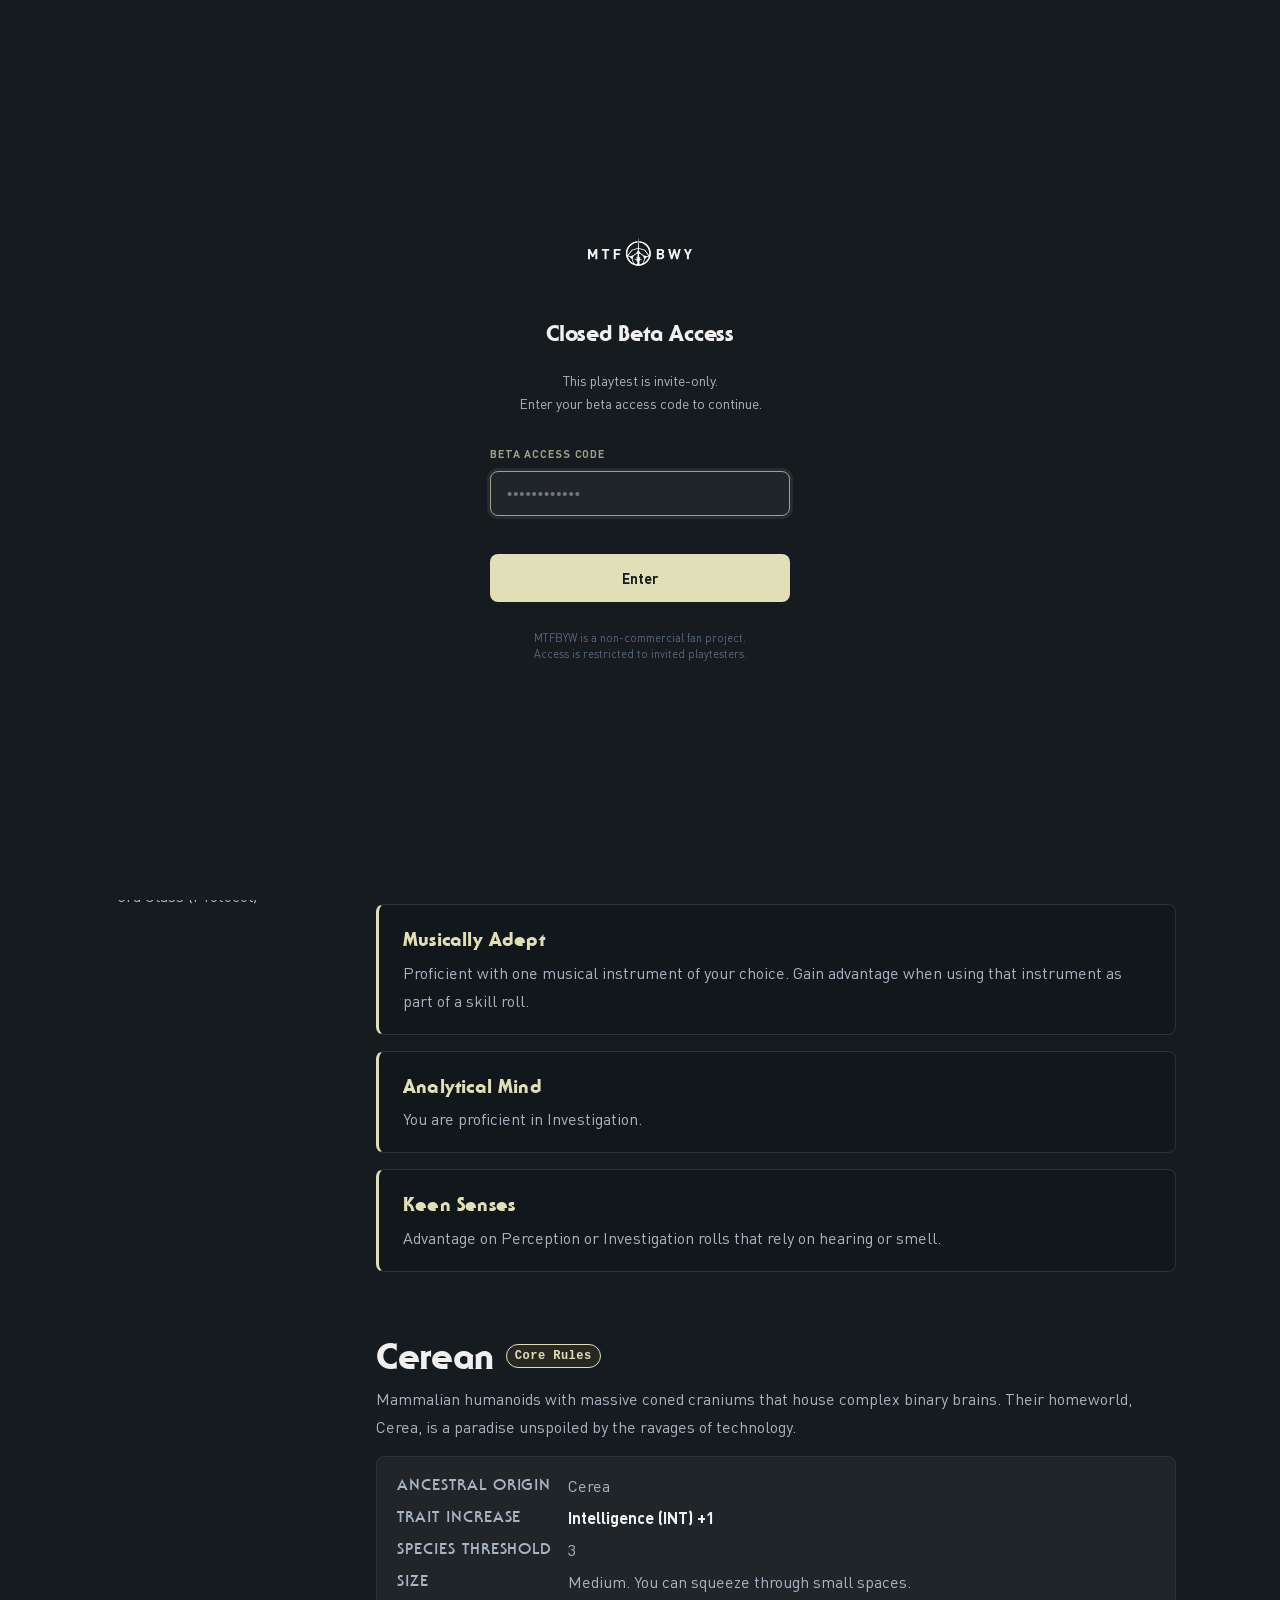
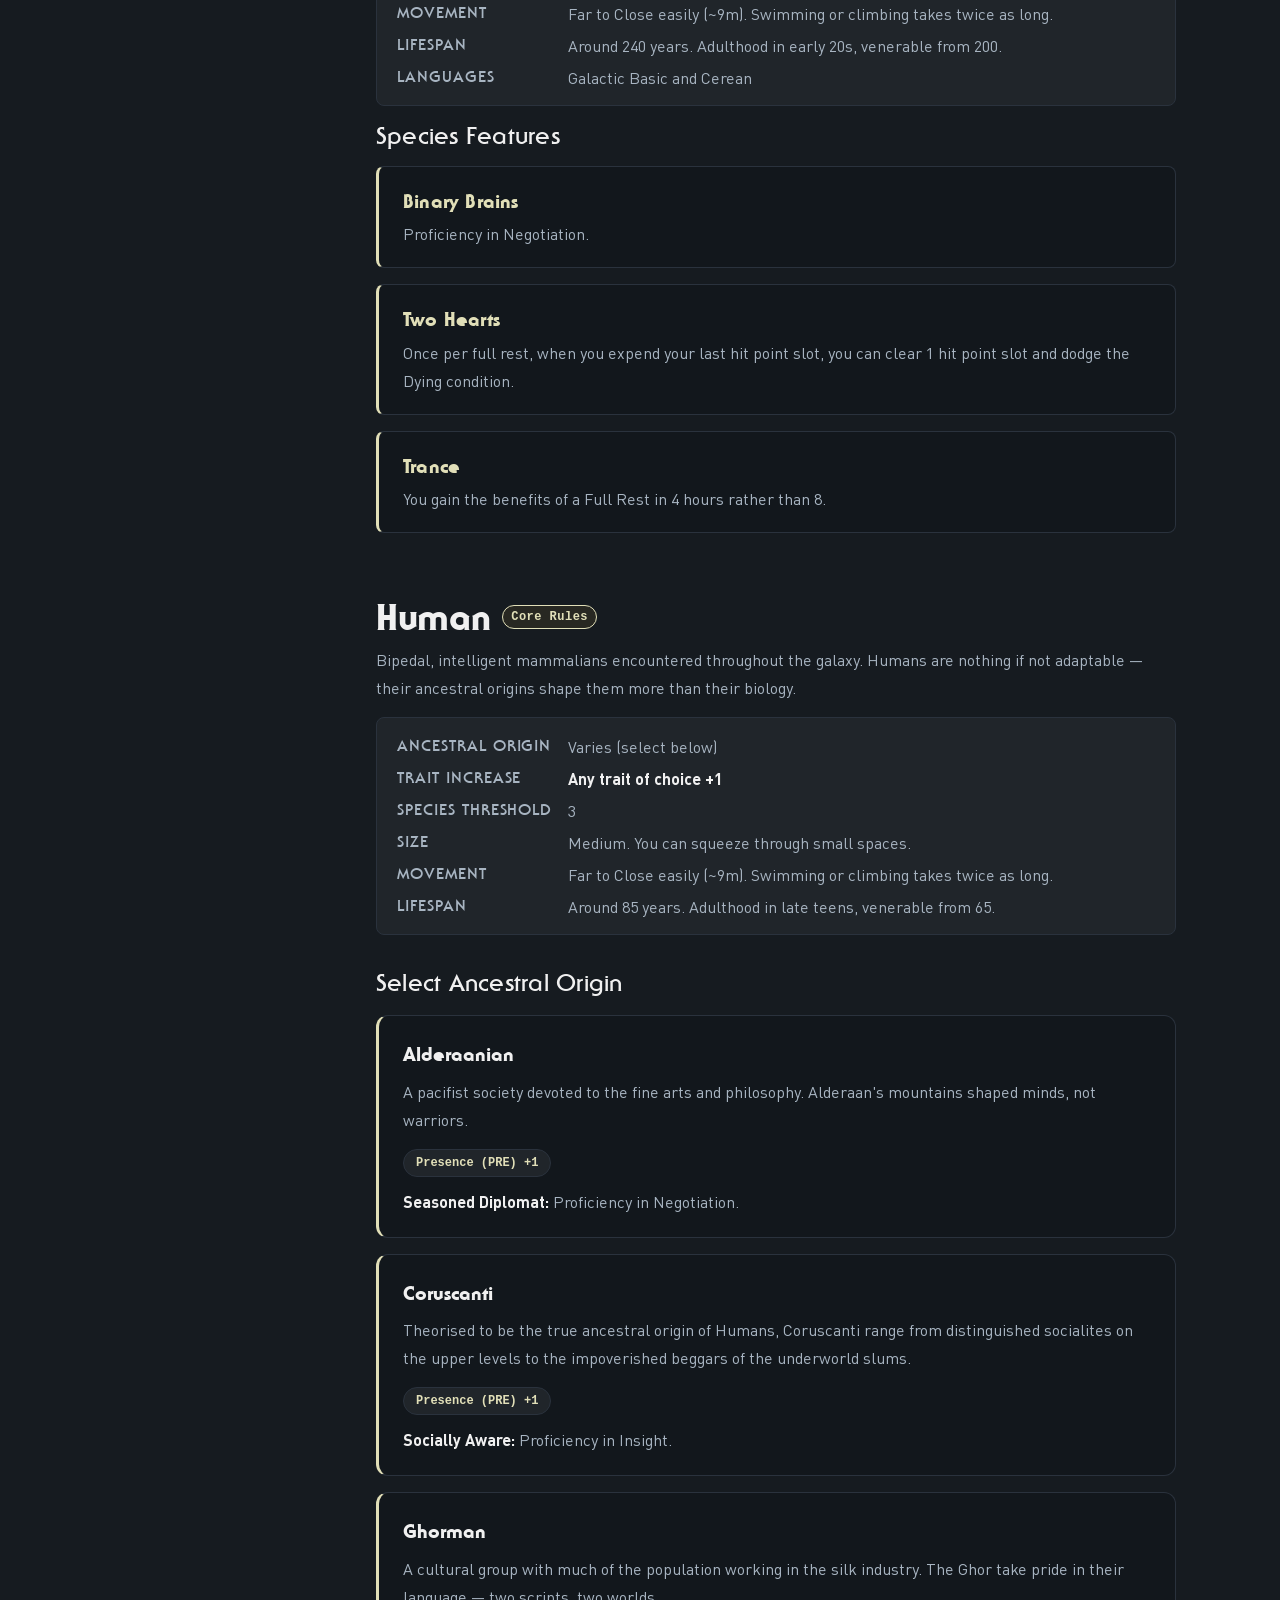
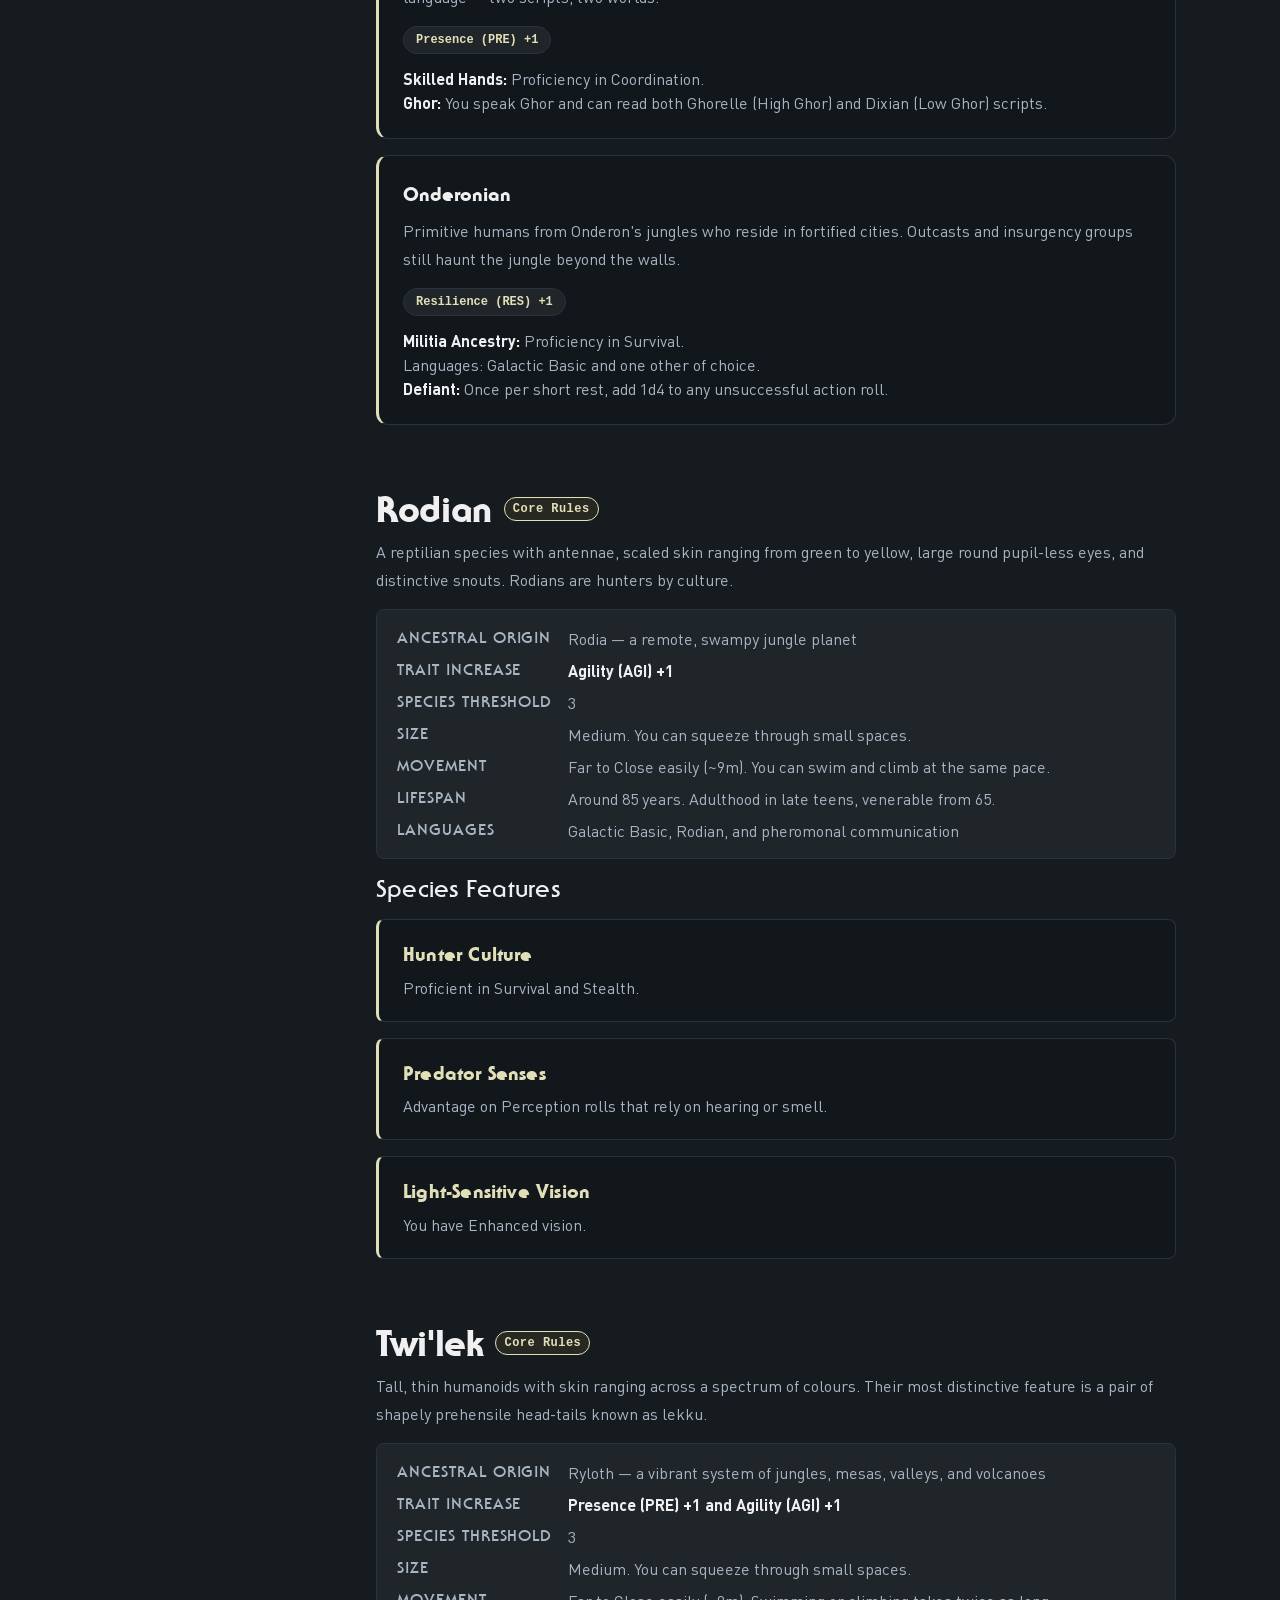
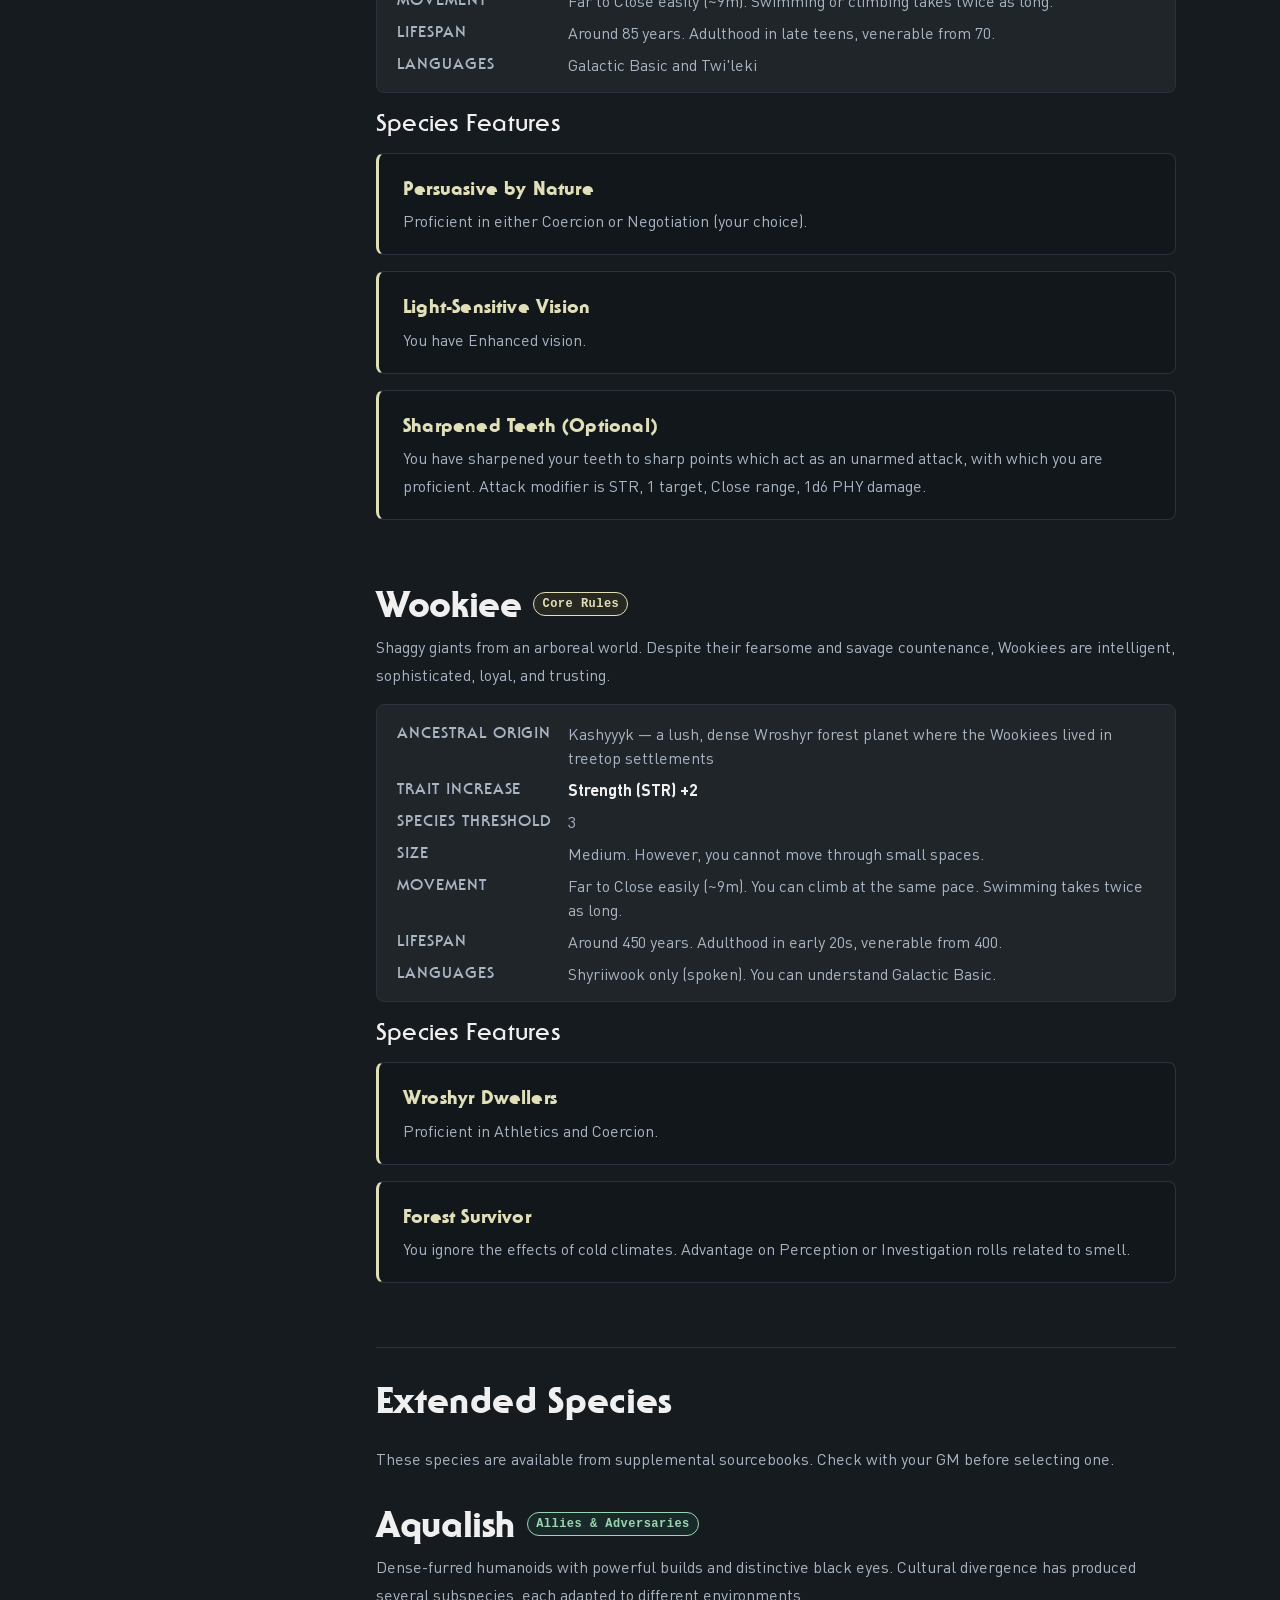
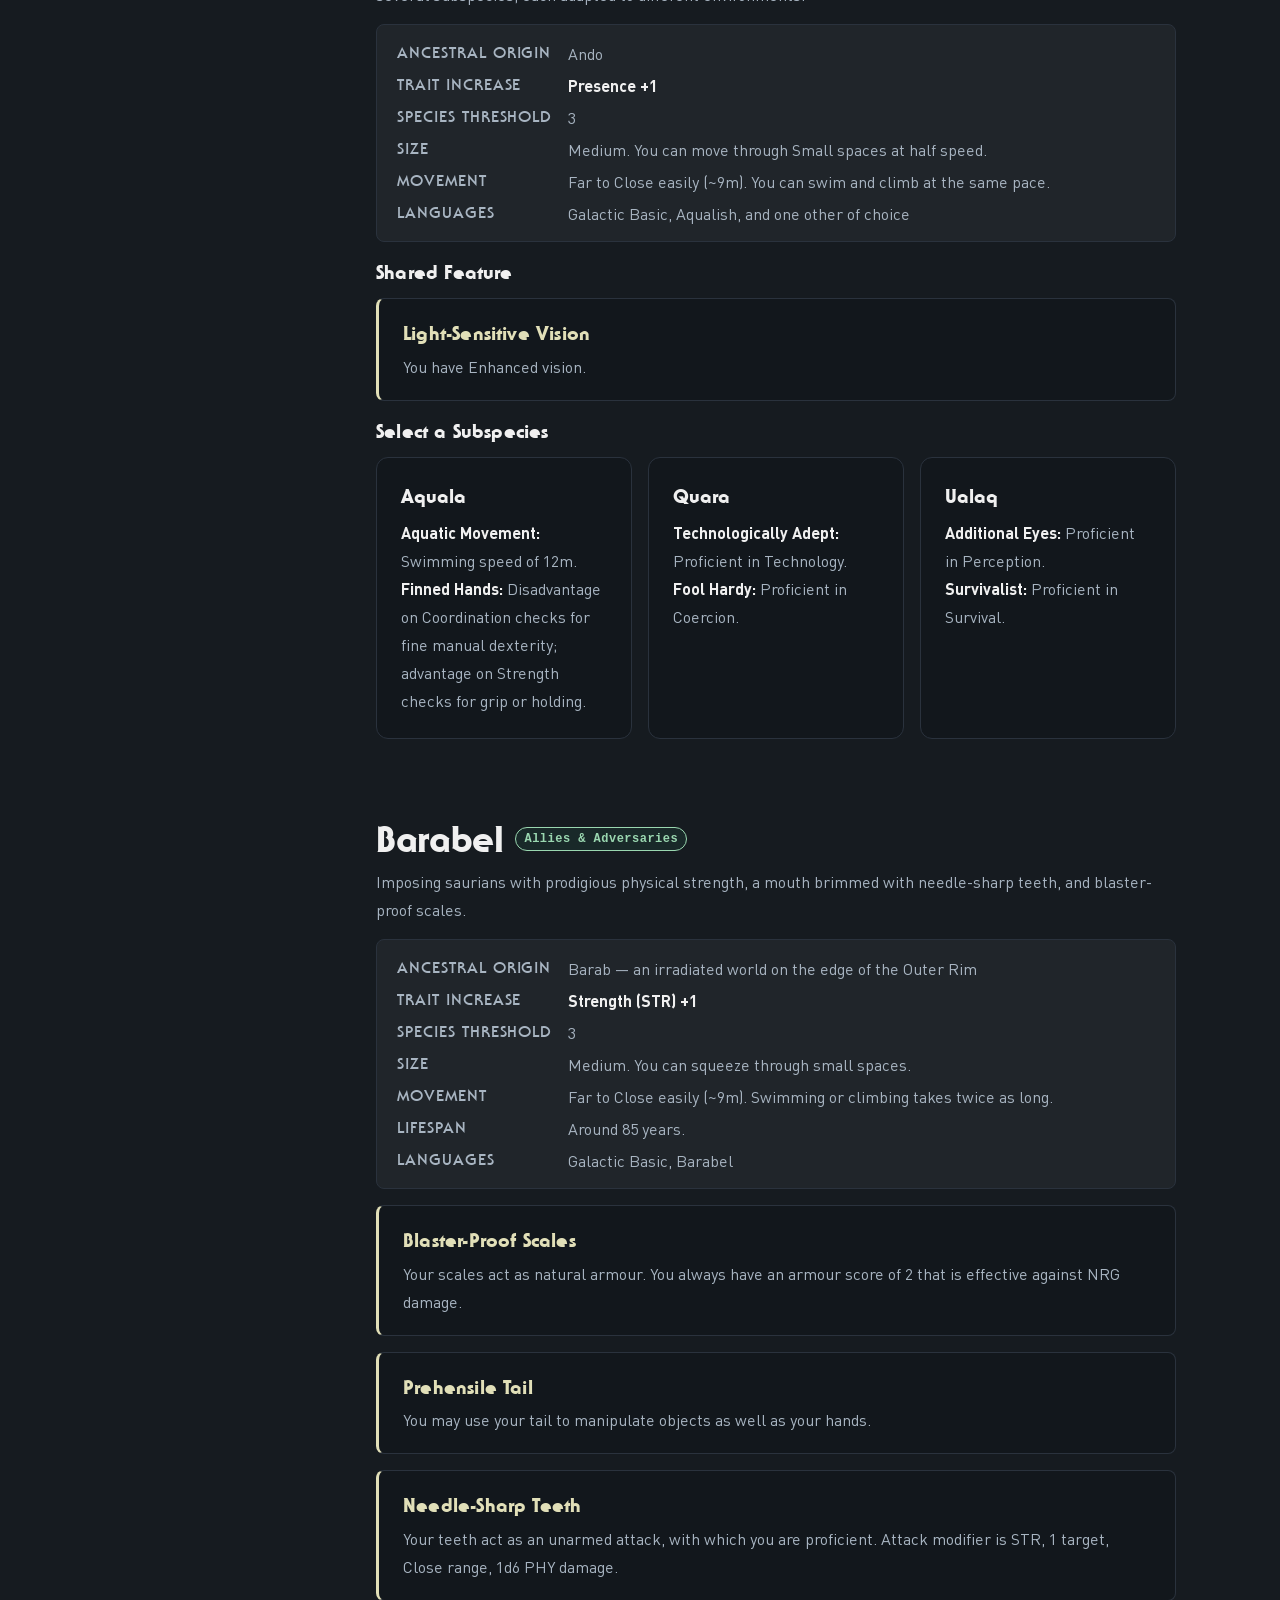
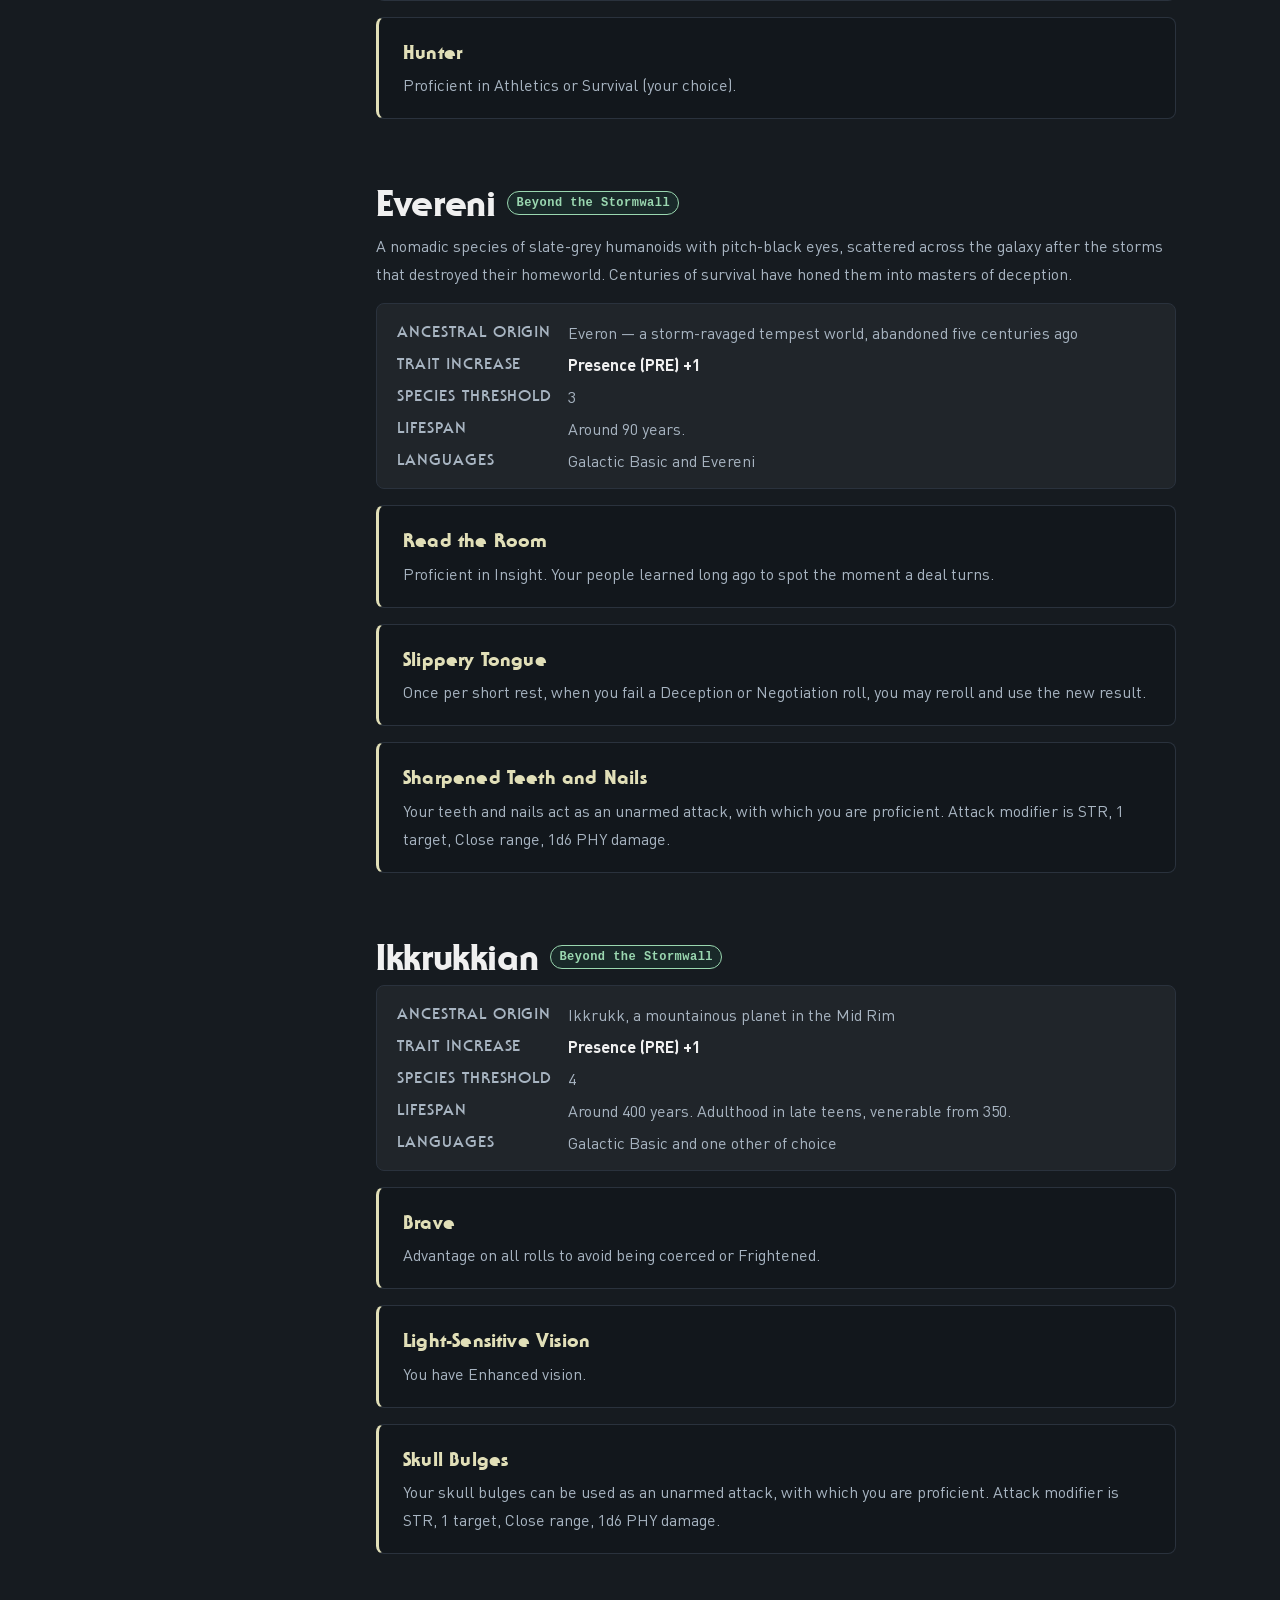
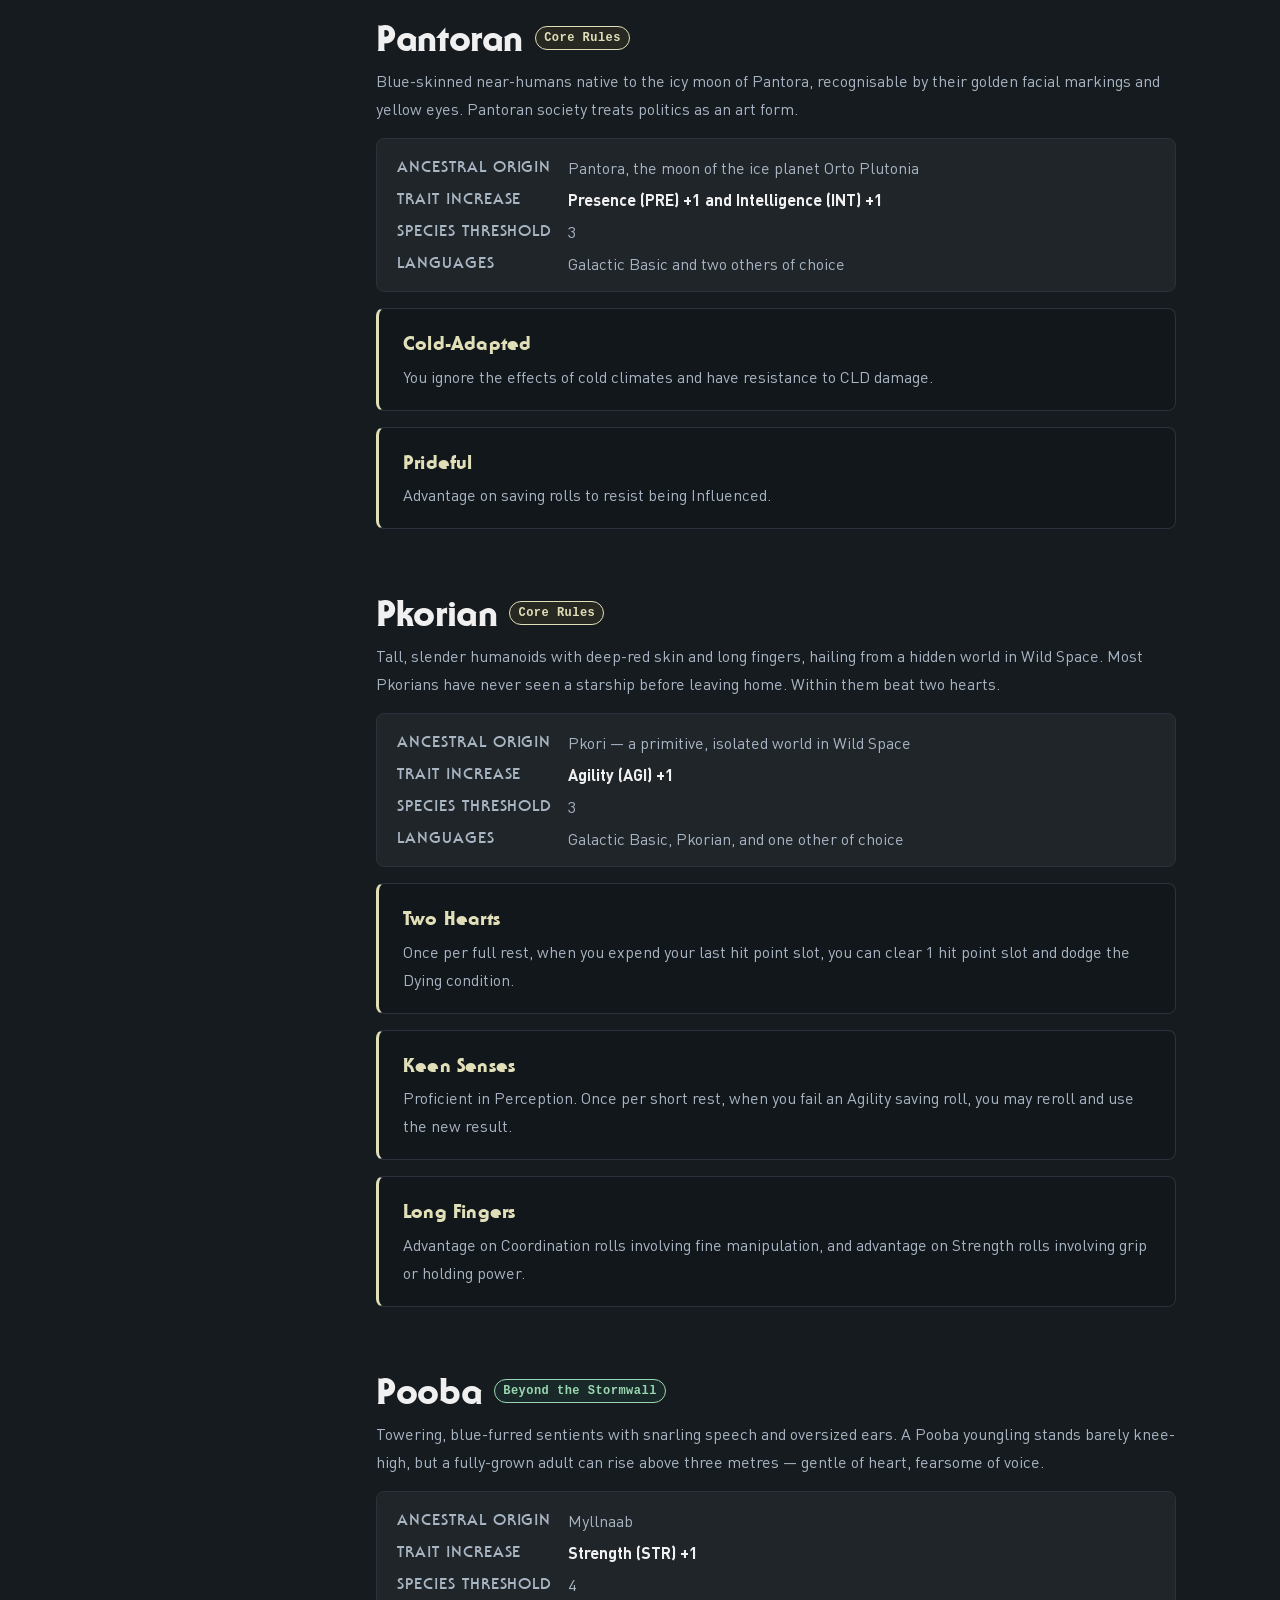
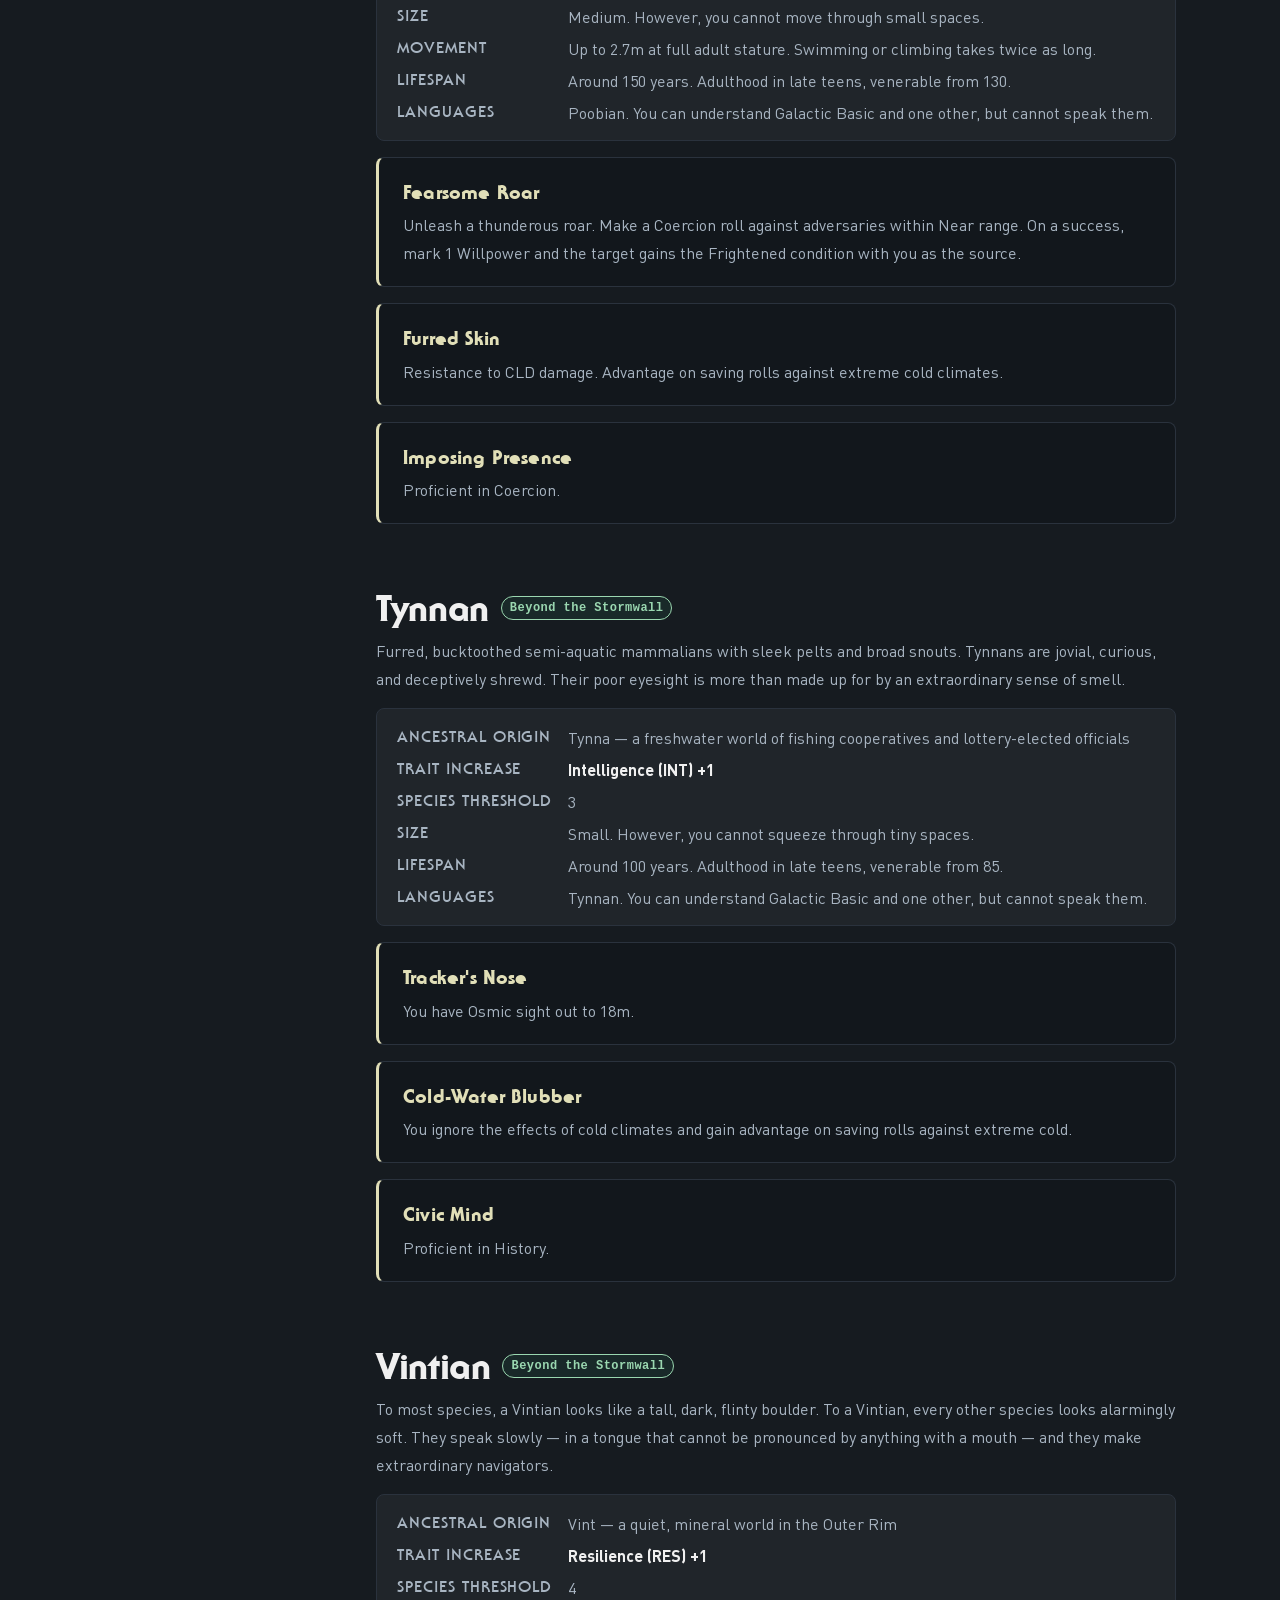
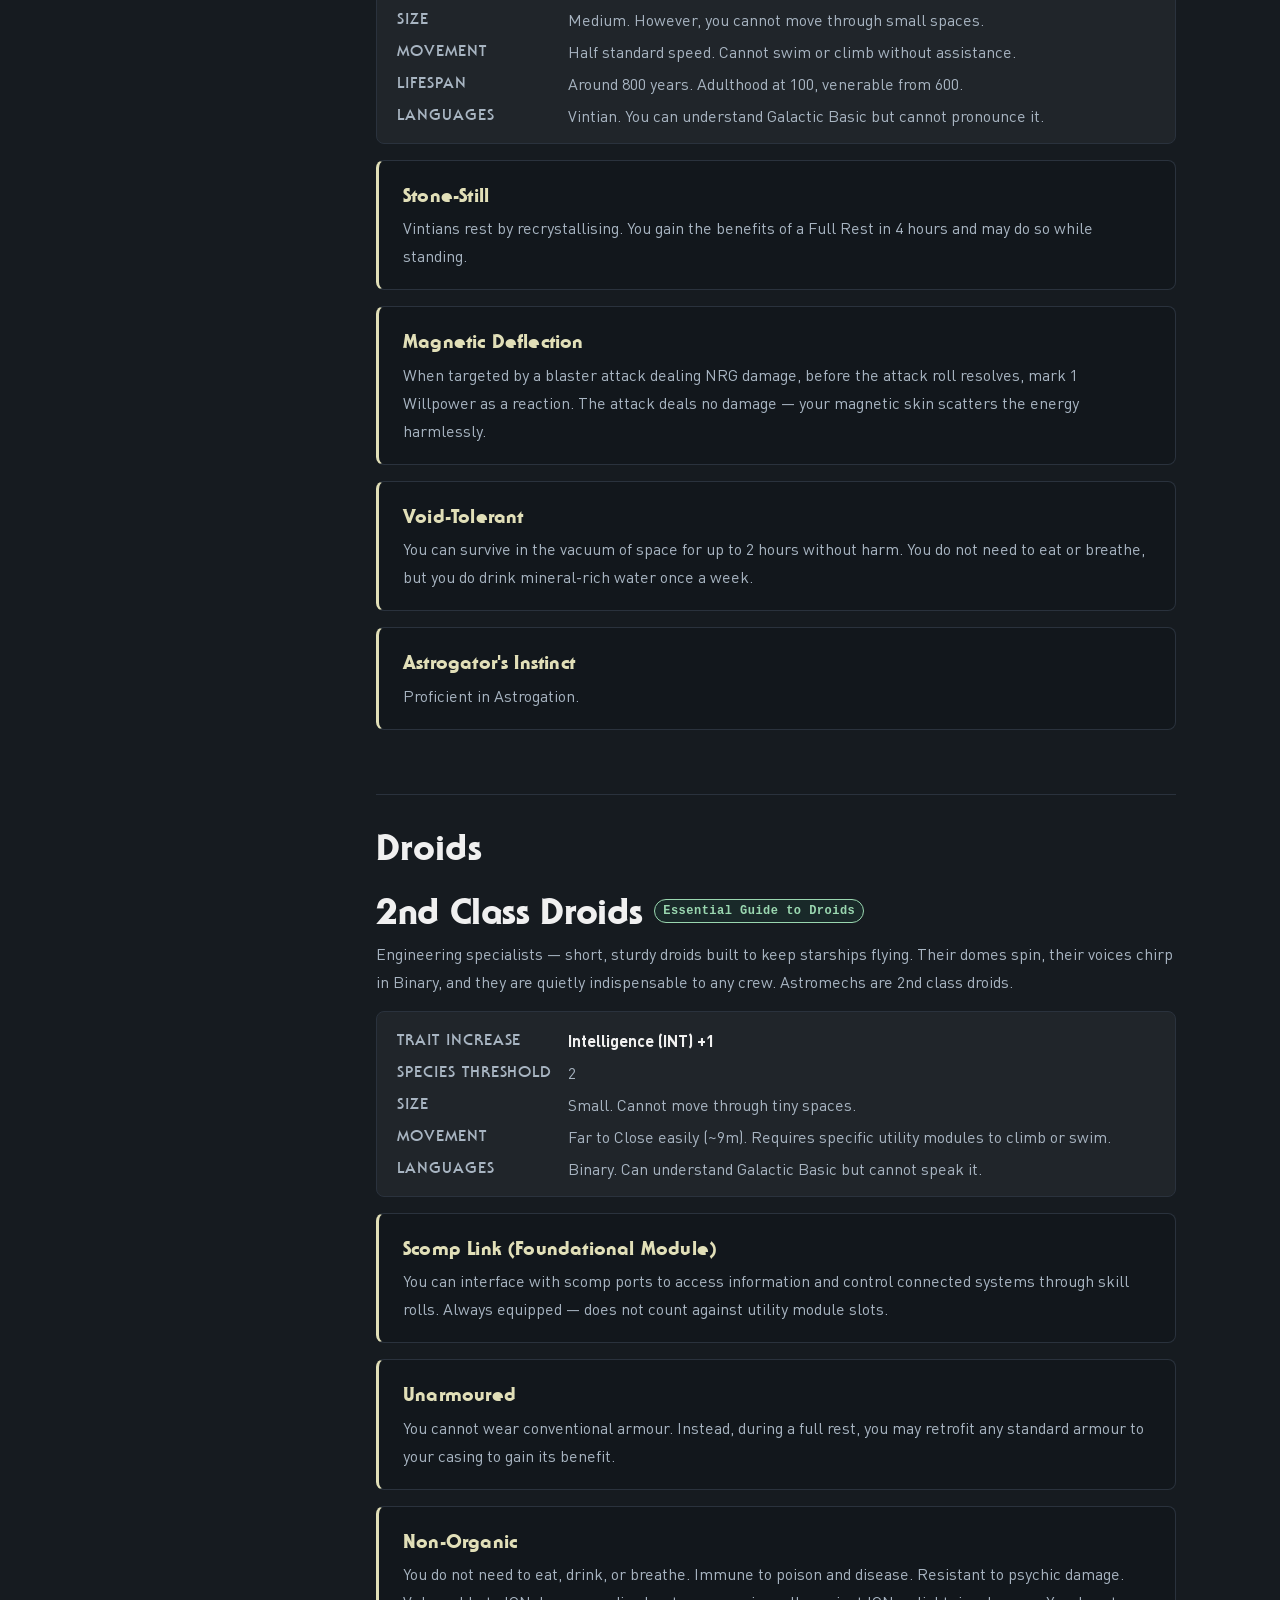
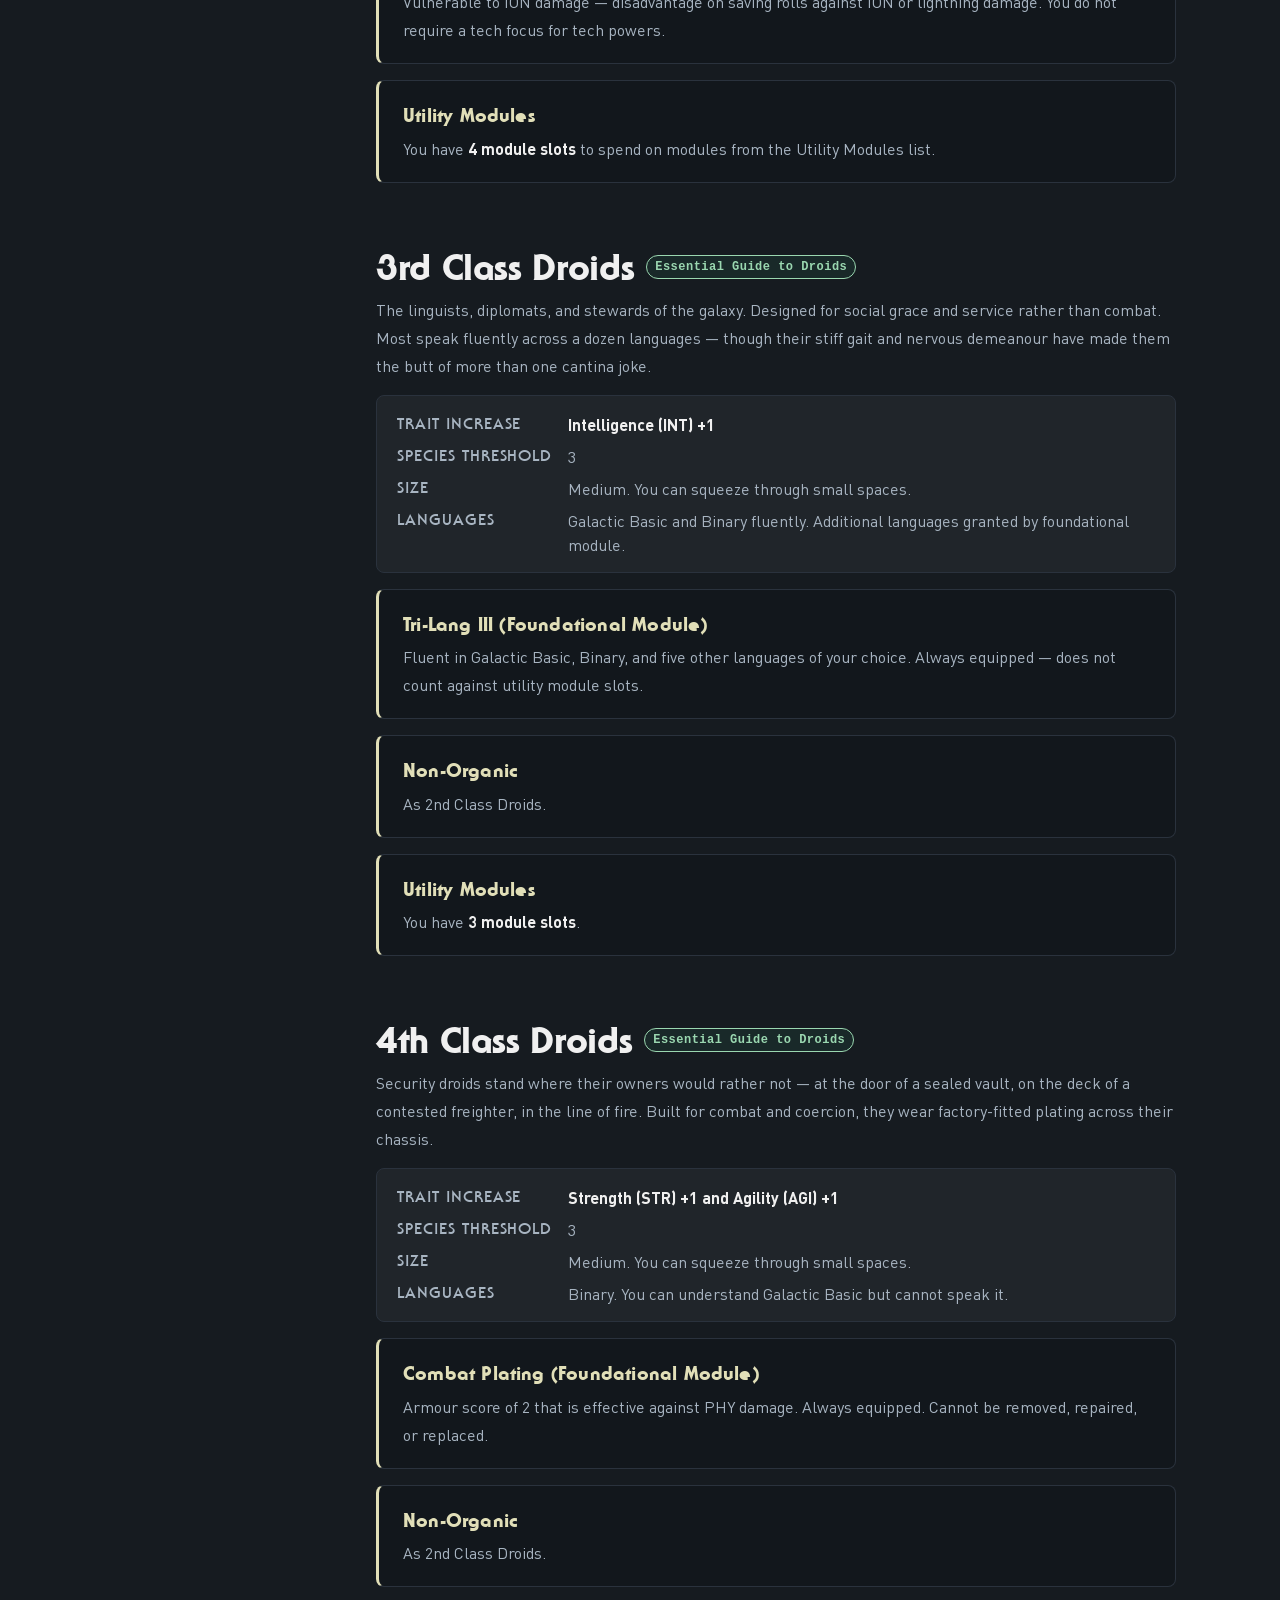
<file: species.html>
<!DOCTYPE html>
<html lang="en-GB">
<head>
  <meta charset="UTF-8">
  <script src="js/gate.js"></script>
  <meta name="viewport" content="width=device-width, initial-scale=1.0">
  <title>Species — MTFBYW</title>
  <link rel="stylesheet" href="css/tokens.css">
  <link rel="stylesheet" href="css/layout.css">
</head>
<body>

<div id="site-header-mount"></div>

<div class="page-wrap">

  <aside class="sidebar">
    <div class="sidebar-group">
      <span class="sidebar-label">Core Rules</span>
      <a href="#bith"       class="sidebar-link">Bith</a>
      <a href="#cerean"     class="sidebar-link">Cerean</a>
      <a href="#human"      class="sidebar-link">Human</a>
      <a href="#rodian"     class="sidebar-link">Rodian</a>
      <a href="#twilek"     class="sidebar-link">Twi'lek</a>
      <a href="#wookiee"    class="sidebar-link">Wookiee</a>
    </div>
    <div class="sidebar-group">
      <span class="sidebar-label">Extended</span>
      <a href="#aqualish"   class="sidebar-link">Aqualish</a>
      <a href="#barabel"    class="sidebar-link">Barabel</a>
      <a href="#evereni"    class="sidebar-link">Evereni</a>
      <a href="#ikkrukkian" class="sidebar-link">Ikkrukkian</a>
      <a href="#pantoran"   class="sidebar-link">Pantoran</a>
      <a href="#pkorian"    class="sidebar-link">Pkorian</a>
      <a href="#pooba"      class="sidebar-link">Pooba</a>
      <a href="#tynnan"     class="sidebar-link">Tynnan</a>
      <a href="#vintian"    class="sidebar-link">Vintian</a>
    </div>
    <div class="sidebar-group">
      <span class="sidebar-label">Droids</span>
      <a href="#droid-2"    class="sidebar-link">2nd Class (Astromech)</a>
      <a href="#droid-3"    class="sidebar-link">3rd Class (Protocol)</a>
      <a href="#droid-4"    class="sidebar-link">4th Class (Security)</a>
    </div>
  </aside>

  <article class="content">

    <header class="page-hero">
      <span class="page-hero__eyebrow">Chapter 2</span>
      <h1 class="page-hero__title">Choose a <em>Species</em></h1>
      <p class="page-hero__lead">The galaxy is home to diverse beings and droids, each with unique abilities. Your species defines what you are. Choose wisely — this cannot be changed later.</p>
    </header>

    <!-- ======================== BITH ======================== -->
    <section id="bith" class="rule-section">
      <div style="display:flex;align-items:center;gap:var(--space-3);margin-bottom:var(--space-2);">
        <h2 class="section-title" style="margin-bottom:0;border:none;padding-bottom:0;">Bith</h2>
        <span class="badge badge--core">Core Rules</span>
      </div>
      <p>Large-headed aliens with a knack for science and music. The Bith were a peaceful, intelligent race — their culture prizes observation and calculation over the loud opinion.</p>

      <div class="stat-row">
        <span class="stat-label">Ancestral Origin</span><span class="stat-value">Clak'dor VII — a world ravaged by ecological collapse where the inhabitants live in domed cities</span>
        <span class="stat-label">Trait Increase</span><span class="stat-value"><strong>Intelligence (INT) +2</strong></span>
        <span class="stat-label">Species Threshold</span><span class="stat-value">3</span>
        <span class="stat-label">Size</span><span class="stat-value">Medium. You can squeeze through small spaces.</span>
        <span class="stat-label">Movement</span><span class="stat-value">Far to Close easily (~9m). Swimming or climbing takes twice as long.</span>
        <span class="stat-label">Lifespan</span><span class="stat-value">Around 100 years. Adulthood in late teens, venerable from 85.</span>
        <span class="stat-label">Languages</span><span class="stat-value">Galactic Basic and Bith</span>
      </div>

      <h4 class="section-subtitle" style="margin-top:var(--space-4);">Species Features</h4>
      <div class="feature-block">
        <div class="feature-block__name">Musically Adept</div>
        <p>Proficient with one musical instrument of your choice. Gain advantage when using that instrument as part of a skill roll.</p>
      </div>
      <div class="feature-block">
        <div class="feature-block__name">Analytical Mind</div>
        <p>You are proficient in Investigation.</p>
      </div>
      <div class="feature-block">
        <div class="feature-block__name">Keen Senses</div>
        <p>Advantage on Perception or Investigation rolls that rely on hearing or smell.</p>
      </div>
    </section>

    <!-- ======================== CEREAN ======================== -->
    <section id="cerean" class="rule-section">
      <div style="display:flex;align-items:center;gap:var(--space-3);margin-bottom:var(--space-2);">
        <h2 class="section-title" style="margin-bottom:0;border:none;padding-bottom:0;">Cerean</h2>
        <span class="badge badge--core">Core Rules</span>
      </div>
      <p>Mammalian humanoids with massive coned craniums that house complex binary brains. Their homeworld, Cerea, is a paradise unspoiled by the ravages of technology.</p>

      <div class="stat-row">
        <span class="stat-label">Ancestral Origin</span><span class="stat-value">Cerea</span>
        <span class="stat-label">Trait Increase</span><span class="stat-value"><strong>Intelligence (INT) +1</strong></span>
        <span class="stat-label">Species Threshold</span><span class="stat-value">3</span>
        <span class="stat-label">Size</span><span class="stat-value">Medium. You can squeeze through small spaces.</span>
        <span class="stat-label">Movement</span><span class="stat-value">Far to Close easily (~9m). Swimming or climbing takes twice as long.</span>
        <span class="stat-label">Lifespan</span><span class="stat-value">Around 240 years. Adulthood in early 20s, venerable from 200.</span>
        <span class="stat-label">Languages</span><span class="stat-value">Galactic Basic and Cerean</span>
      </div>

      <h4 class="section-subtitle" style="margin-top:var(--space-4);">Species Features</h4>
      <div class="feature-block">
        <div class="feature-block__name">Binary Brains</div>
        <p>Proficiency in Negotiation.</p>
      </div>
      <div class="feature-block">
        <div class="feature-block__name">Two Hearts</div>
        <p>Once per full rest, when you expend your last hit point slot, you can clear 1 hit point slot and dodge the Dying condition.</p>
      </div>
      <div class="feature-block">
        <div class="feature-block__name">Trance</div>
        <p>You gain the benefits of a Full Rest in 4 hours rather than 8.</p>
      </div>
    </section>

    <!-- ======================== HUMAN ======================== -->
    <section id="human" class="rule-section">
      <div style="display:flex;align-items:center;gap:var(--space-3);margin-bottom:var(--space-2);">
        <h2 class="section-title" style="margin-bottom:0;border:none;padding-bottom:0;">Human</h2>
        <span class="badge badge--core">Core Rules</span>
      </div>
      <p>Bipedal, intelligent mammalians encountered throughout the galaxy. Humans are nothing if not adaptable — their ancestral origins shape them more than their biology.</p>

      <div class="stat-row">
        <span class="stat-label">Ancestral Origin</span><span class="stat-value">Varies (select below)</span>
        <span class="stat-label">Trait Increase</span><span class="stat-value"><strong>Any trait of choice +1</strong></span>
        <span class="stat-label">Species Threshold</span><span class="stat-value">3</span>
        <span class="stat-label">Size</span><span class="stat-value">Medium. You can squeeze through small spaces.</span>
        <span class="stat-label">Movement</span><span class="stat-value">Far to Close easily (~9m). Swimming or climbing takes twice as long.</span>
        <span class="stat-label">Lifespan</span><span class="stat-value">Around 85 years. Adulthood in late teens, venerable from 65.</span>
      </div>

      <h3 class="section-subtitle">Select Ancestral Origin</h3>

      <div class="card card--feature">
        <div class="card__title">Alderaanian</div>
        <p>A pacifist society devoted to the fine arts and philosophy. Alderaan's mountains shaped minds, not warriors.</p>
        <div style="margin-top:var(--space-3);">
          <div class="tag-list"><span class="die-pill">Presence (PRE) +1</span></div>
          <strong>Seasoned Diplomat:</strong> Proficiency in Negotiation.
        </div>
      </div>

      <div class="card card--feature">
        <div class="card__title">Coruscanti</div>
        <p>Theorised to be the true ancestral origin of Humans, Coruscanti range from distinguished socialites on the upper levels to the impoverished beggars of the underworld slums.</p>
        <div style="margin-top:var(--space-3);">
          <div class="tag-list"><span class="die-pill">Presence (PRE) +1</span></div>
          <strong>Socially Aware:</strong> Proficiency in Insight.
        </div>
      </div>

      <div class="card card--feature">
        <div class="card__title">Ghorman</div>
        <p>A cultural group with much of the population working in the silk industry. The Ghor take pride in their language — two scripts, two worlds.</p>
        <div style="margin-top:var(--space-3);">
          <div class="tag-list"><span class="die-pill">Presence (PRE) +1</span></div>
          <strong>Skilled Hands:</strong> Proficiency in Coordination.<br>
          <strong>Ghor:</strong> You speak Ghor and can read both Ghorelle (High Ghor) and Dixian (Low Ghor) scripts.
        </div>
      </div>

      <div class="card card--feature">
        <div class="card__title">Onderonian</div>
        <p>Primitive humans from Onderon's jungles who reside in fortified cities. Outcasts and insurgency groups still haunt the jungle beyond the walls.</p>
        <div style="margin-top:var(--space-3);">
          <div class="tag-list"><span class="die-pill">Resilience (RES) +1</span></div>
          <strong>Militia Ancestry:</strong> Proficiency in Survival.<br>
          Languages: Galactic Basic and one other of choice.<br>
          <strong>Defiant:</strong> Once per short rest, add 1d4 to any unsuccessful action roll.
        </div>
      </div>
    </section>

    <!-- ======================== RODIAN ======================== -->
    <section id="rodian" class="rule-section">
      <div style="display:flex;align-items:center;gap:var(--space-3);margin-bottom:var(--space-2);">
        <h2 class="section-title" style="margin-bottom:0;border:none;padding-bottom:0;">Rodian</h2>
        <span class="badge badge--core">Core Rules</span>
      </div>
      <p>A reptilian species with antennae, scaled skin ranging from green to yellow, large round pupil-less eyes, and distinctive snouts. Rodians are hunters by culture.</p>

      <div class="stat-row">
        <span class="stat-label">Ancestral Origin</span><span class="stat-value">Rodia — a remote, swampy jungle planet</span>
        <span class="stat-label">Trait Increase</span><span class="stat-value"><strong>Agility (AGI) +1</strong></span>
        <span class="stat-label">Species Threshold</span><span class="stat-value">3</span>
        <span class="stat-label">Size</span><span class="stat-value">Medium. You can squeeze through small spaces.</span>
        <span class="stat-label">Movement</span><span class="stat-value">Far to Close easily (~9m). You can swim and climb at the same pace.</span>
        <span class="stat-label">Lifespan</span><span class="stat-value">Around 85 years. Adulthood in late teens, venerable from 65.</span>
        <span class="stat-label">Languages</span><span class="stat-value">Galactic Basic, Rodian, and pheromonal communication</span>
      </div>

      <h4 class="section-subtitle" style="margin-top:var(--space-4);">Species Features</h4>
      <div class="feature-block">
        <div class="feature-block__name">Hunter Culture</div>
        <p>Proficient in Survival and Stealth.</p>
      </div>
      <div class="feature-block">
        <div class="feature-block__name">Predator Senses</div>
        <p>Advantage on Perception rolls that rely on hearing or smell.</p>
      </div>
      <div class="feature-block">
        <div class="feature-block__name">Light-Sensitive Vision</div>
        <p>You have Enhanced vision.</p>
      </div>
    </section>

    <!-- ======================== TWI'LEK ======================== -->
    <section id="twilek" class="rule-section">
      <div style="display:flex;align-items:center;gap:var(--space-3);margin-bottom:var(--space-2);">
        <h2 class="section-title" style="margin-bottom:0;border:none;padding-bottom:0;">Twi'lek</h2>
        <span class="badge badge--core">Core Rules</span>
      </div>
      <p>Tall, thin humanoids with skin ranging across a spectrum of colours. Their most distinctive feature is a pair of shapely prehensile head-tails known as lekku.</p>

      <div class="stat-row">
        <span class="stat-label">Ancestral Origin</span><span class="stat-value">Ryloth — a vibrant system of jungles, mesas, valleys, and volcanoes</span>
        <span class="stat-label">Trait Increase</span><span class="stat-value"><strong>Presence (PRE) +1 and Agility (AGI) +1</strong></span>
        <span class="stat-label">Species Threshold</span><span class="stat-value">3</span>
        <span class="stat-label">Size</span><span class="stat-value">Medium. You can squeeze through small spaces.</span>
        <span class="stat-label">Movement</span><span class="stat-value">Far to Close easily (~9m). Swimming or climbing takes twice as long.</span>
        <span class="stat-label">Lifespan</span><span class="stat-value">Around 85 years. Adulthood in late teens, venerable from 70.</span>
        <span class="stat-label">Languages</span><span class="stat-value">Galactic Basic and Twi'leki</span>
      </div>

      <h4 class="section-subtitle" style="margin-top:var(--space-4);">Species Features</h4>
      <div class="feature-block">
        <div class="feature-block__name">Persuasive by Nature</div>
        <p>Proficient in either Coercion or Negotiation (your choice).</p>
      </div>
      <div class="feature-block">
        <div class="feature-block__name">Light-Sensitive Vision</div>
        <p>You have Enhanced vision.</p>
      </div>
      <div class="feature-block">
        <div class="feature-block__name">Sharpened Teeth (Optional)</div>
        <p>You have sharpened your teeth to sharp points which act as an unarmed attack, with which you are proficient. Attack modifier is STR, 1 target, Close range, 1d6 PHY damage.</p>
      </div>
    </section>

    <!-- ======================== WOOKIEE ======================== -->
    <section id="wookiee" class="rule-section">
      <div style="display:flex;align-items:center;gap:var(--space-3);margin-bottom:var(--space-2);">
        <h2 class="section-title" style="margin-bottom:0;border:none;padding-bottom:0;">Wookiee</h2>
        <span class="badge badge--core">Core Rules</span>
      </div>
      <p>Shaggy giants from an arboreal world. Despite their fearsome and savage countenance, Wookiees are intelligent, sophisticated, loyal, and trusting.</p>

      <div class="stat-row">
        <span class="stat-label">Ancestral Origin</span><span class="stat-value">Kashyyyk — a lush, dense Wroshyr forest planet where the Wookiees lived in treetop settlements</span>
        <span class="stat-label">Trait Increase</span><span class="stat-value"><strong>Strength (STR) +2</strong></span>
        <span class="stat-label">Species Threshold</span><span class="stat-value">3</span>
        <span class="stat-label">Size</span><span class="stat-value">Medium. However, you cannot move through small spaces.</span>
        <span class="stat-label">Movement</span><span class="stat-value">Far to Close easily (~9m). You can climb at the same pace. Swimming takes twice as long.</span>
        <span class="stat-label">Lifespan</span><span class="stat-value">Around 450 years. Adulthood in early 20s, venerable from 400.</span>
        <span class="stat-label">Languages</span><span class="stat-value">Shyriiwook only (spoken). You can understand Galactic Basic.</span>
      </div>

      <h4 class="section-subtitle" style="margin-top:var(--space-4);">Species Features</h4>
      <div class="feature-block">
        <div class="feature-block__name">Wroshyr Dwellers</div>
        <p>Proficient in Athletics and Coercion.</p>
      </div>
      <div class="feature-block">
        <div class="feature-block__name">Forest Survivor</div>
        <p>You ignore the effects of cold climates. Advantage on Perception or Investigation rolls related to smell.</p>
      </div>
    </section>

    <hr>
    <h2 style="margin-bottom:var(--space-6);" id="extended">Extended Species</h2>
    <p style="color:var(--color-text-subdued);margin-bottom:var(--space-8);">These species are available from supplemental sourcebooks. Check with your GM before selecting one.</p>

    <!-- ======================== AQUALISH ======================== -->
    <section id="aqualish" class="rule-section">
      <div style="display:flex;align-items:center;gap:var(--space-3);margin-bottom:var(--space-2);">
        <h2 class="section-title" style="margin-bottom:0;border:none;padding-bottom:0;">Aqualish</h2>
        <span class="badge badge--sourcebook">Allies &amp; Adversaries</span>
      </div>
      <p>Dense-furred humanoids with powerful builds and distinctive black eyes. Cultural divergence has produced several subspecies, each adapted to different environments.</p>

      <div class="stat-row">
        <span class="stat-label">Ancestral Origin</span><span class="stat-value">Ando</span>
        <span class="stat-label">Trait Increase</span><span class="stat-value"><strong>Presence +1</strong></span>
        <span class="stat-label">Species Threshold</span><span class="stat-value">3</span>
        <span class="stat-label">Size</span><span class="stat-value">Medium. You can move through Small spaces at half speed.</span>
        <span class="stat-label">Movement</span><span class="stat-value">Far to Close easily (~9m). You can swim and climb at the same pace.</span>
        <span class="stat-label">Languages</span><span class="stat-value">Galactic Basic, Aqualish, and one other of choice</span>
      </div>

      <h4 style="margin-top:var(--space-4);margin-bottom:var(--space-3);color:var(--color-text);">Shared Feature</h4>
      <div class="feature-block"><div class="feature-block__name">Light-Sensitive Vision</div><p>You have Enhanced vision.</p></div>

      <h4 style="margin-top:var(--space-4);margin-bottom:var(--space-3);color:var(--color-text);">Select a Subspecies</h4>
      <div class="grid-3">
        <div class="card">
          <div class="card__title">Aquala</div>
          <p><strong>Aquatic Movement:</strong> Swimming speed of 12m.<br><strong>Finned Hands:</strong> Disadvantage on Coordination checks for fine manual dexterity; advantage on Strength checks for grip or holding.</p>
        </div>
        <div class="card">
          <div class="card__title">Quara</div>
          <p><strong>Technologically Adept:</strong> Proficient in Technology.<br><strong>Fool Hardy:</strong> Proficient in Coercion.</p>
        </div>
        <div class="card">
          <div class="card__title">Ualaq</div>
          <p><strong>Additional Eyes:</strong> Proficient in Perception.<br><strong>Survivalist:</strong> Proficient in Survival.</p>
        </div>
      </div>
    </section>

    <!-- ======================== BARABEL ======================== -->
    <section id="barabel" class="rule-section">
      <div style="display:flex;align-items:center;gap:var(--space-3);margin-bottom:var(--space-2);">
        <h2 class="section-title" style="margin-bottom:0;border:none;padding-bottom:0;">Barabel</h2>
        <span class="badge badge--sourcebook">Allies &amp; Adversaries</span>
      </div>
      <p>Imposing saurians with prodigious physical strength, a mouth brimmed with needle-sharp teeth, and blaster-proof scales.</p>

      <div class="stat-row">
        <span class="stat-label">Ancestral Origin</span><span class="stat-value">Barab — an irradiated world on the edge of the Outer Rim</span>
        <span class="stat-label">Trait Increase</span><span class="stat-value"><strong>Strength (STR) +1</strong></span>
        <span class="stat-label">Species Threshold</span><span class="stat-value">3</span>
        <span class="stat-label">Size</span><span class="stat-value">Medium. You can squeeze through small spaces.</span>
        <span class="stat-label">Movement</span><span class="stat-value">Far to Close easily (~9m). Swimming or climbing takes twice as long.</span>
        <span class="stat-label">Lifespan</span><span class="stat-value">Around 85 years.</span>
        <span class="stat-label">Languages</span><span class="stat-value">Galactic Basic, Barabel</span>
      </div>

      <div class="feature-block"><div class="feature-block__name">Blaster-Proof Scales</div><p>Your scales act as natural armour. You always have an armour score of 2 that is effective against NRG damage.</p></div>
      <div class="feature-block"><div class="feature-block__name">Prehensile Tail</div><p>You may use your tail to manipulate objects as well as your hands.</p></div>
      <div class="feature-block"><div class="feature-block__name">Needle-Sharp Teeth</div><p>Your teeth act as an unarmed attack, with which you are proficient. Attack modifier is STR, 1 target, Close range, 1d6 PHY damage.</p></div>
      <div class="feature-block"><div class="feature-block__name">Hunter</div><p>Proficient in Athletics or Survival (your choice).</p></div>
    </section>

    <!-- ======================== EVERENI ======================== -->
    <section id="evereni" class="rule-section">
      <div style="display:flex;align-items:center;gap:var(--space-3);margin-bottom:var(--space-2);">
        <h2 class="section-title" style="margin-bottom:0;border:none;padding-bottom:0;">Evereni</h2>
        <span class="badge badge--sourcebook">Beyond the Stormwall</span>
      </div>
      <p>A nomadic species of slate-grey humanoids with pitch-black eyes, scattered across the galaxy after the storms that destroyed their homeworld. Centuries of survival have honed them into masters of deception.</p>

      <div class="stat-row">
        <span class="stat-label">Ancestral Origin</span><span class="stat-value">Everon — a storm-ravaged tempest world, abandoned five centuries ago</span>
        <span class="stat-label">Trait Increase</span><span class="stat-value"><strong>Presence (PRE) +1</strong></span>
        <span class="stat-label">Species Threshold</span><span class="stat-value">3</span>
        <span class="stat-label">Lifespan</span><span class="stat-value">Around 90 years.</span>
        <span class="stat-label">Languages</span><span class="stat-value">Galactic Basic and Evereni</span>
      </div>

      <div class="feature-block"><div class="feature-block__name">Read the Room</div><p>Proficient in Insight. Your people learned long ago to spot the moment a deal turns.</p></div>
      <div class="feature-block"><div class="feature-block__name">Slippery Tongue</div><p>Once per short rest, when you fail a Deception or Negotiation roll, you may reroll and use the new result.</p></div>
      <div class="feature-block"><div class="feature-block__name">Sharpened Teeth and Nails</div><p>Your teeth and nails act as an unarmed attack, with which you are proficient. Attack modifier is STR, 1 target, Close range, 1d6 PHY damage.</p></div>
    </section>

    <!-- ======================== IKKRUKKIAN ======================== -->
    <section id="ikkrukkian" class="rule-section">
      <div style="display:flex;align-items:center;gap:var(--space-3);margin-bottom:var(--space-2);">
        <h2 class="section-title" style="margin-bottom:0;border:none;padding-bottom:0;">Ikkrukkian</h2>
        <span class="badge badge--sourcebook">Beyond the Stormwall</span>
      </div>

      <div class="stat-row">
        <span class="stat-label">Ancestral Origin</span><span class="stat-value">Ikkrukk, a mountainous planet in the Mid Rim</span>
        <span class="stat-label">Trait Increase</span><span class="stat-value"><strong>Presence (PRE) +1</strong></span>
        <span class="stat-label">Species Threshold</span><span class="stat-value">4</span>
        <span class="stat-label">Lifespan</span><span class="stat-value">Around 400 years. Adulthood in late teens, venerable from 350.</span>
        <span class="stat-label">Languages</span><span class="stat-value">Galactic Basic and one other of choice</span>
      </div>

      <div class="feature-block"><div class="feature-block__name">Brave</div><p>Advantage on all rolls to avoid being coerced or Frightened.</p></div>
      <div class="feature-block"><div class="feature-block__name">Light-Sensitive Vision</div><p>You have Enhanced vision.</p></div>
      <div class="feature-block"><div class="feature-block__name">Skull Bulges</div><p>Your skull bulges can be used as an unarmed attack, with which you are proficient. Attack modifier is STR, 1 target, Close range, 1d6 PHY damage.</p></div>
    </section>

    <!-- ======================== PANTORAN ======================== -->
    <section id="pantoran" class="rule-section">
      <div style="display:flex;align-items:center;gap:var(--space-3);margin-bottom:var(--space-2);">
        <h2 class="section-title" style="margin-bottom:0;border:none;padding-bottom:0;">Pantoran</h2>
        <span class="badge badge--core">Core Rules</span>
      </div>
      <p>Blue-skinned near-humans native to the icy moon of Pantora, recognisable by their golden facial markings and yellow eyes. Pantoran society treats politics as an art form.</p>

      <div class="stat-row">
        <span class="stat-label">Ancestral Origin</span><span class="stat-value">Pantora, the moon of the ice planet Orto Plutonia</span>
        <span class="stat-label">Trait Increase</span><span class="stat-value"><strong>Presence (PRE) +1 and Intelligence (INT) +1</strong></span>
        <span class="stat-label">Species Threshold</span><span class="stat-value">3</span>
        <span class="stat-label">Languages</span><span class="stat-value">Galactic Basic and two others of choice</span>
      </div>

      <div class="feature-block"><div class="feature-block__name">Cold-Adapted</div><p>You ignore the effects of cold climates and have resistance to CLD damage.</p></div>
      <div class="feature-block"><div class="feature-block__name">Prideful</div><p>Advantage on saving rolls to resist being Influenced.</p></div>
    </section>

    <!-- ======================== PKORIAN ======================== -->
    <section id="pkorian" class="rule-section">
      <div style="display:flex;align-items:center;gap:var(--space-3);margin-bottom:var(--space-2);">
        <h2 class="section-title" style="margin-bottom:0;border:none;padding-bottom:0;">Pkorian</h2>
        <span class="badge badge--core">Core Rules</span>
      </div>
      <p>Tall, slender humanoids with deep-red skin and long fingers, hailing from a hidden world in Wild Space. Most Pkorians have never seen a starship before leaving home. Within them beat two hearts.</p>

      <div class="stat-row">
        <span class="stat-label">Ancestral Origin</span><span class="stat-value">Pkori — a primitive, isolated world in Wild Space</span>
        <span class="stat-label">Trait Increase</span><span class="stat-value"><strong>Agility (AGI) +1</strong></span>
        <span class="stat-label">Species Threshold</span><span class="stat-value">3</span>
        <span class="stat-label">Languages</span><span class="stat-value">Galactic Basic, Pkorian, and one other of choice</span>
      </div>

      <div class="feature-block"><div class="feature-block__name">Two Hearts</div><p>Once per full rest, when you expend your last hit point slot, you can clear 1 hit point slot and dodge the Dying condition.</p></div>
      <div class="feature-block"><div class="feature-block__name">Keen Senses</div><p>Proficient in Perception. Once per short rest, when you fail an Agility saving roll, you may reroll and use the new result.</p></div>
      <div class="feature-block"><div class="feature-block__name">Long Fingers</div><p>Advantage on Coordination rolls involving fine manipulation, and advantage on Strength rolls involving grip or holding power.</p></div>
    </section>

    <!-- ======================== POOBA ======================== -->
    <section id="pooba" class="rule-section">
      <div style="display:flex;align-items:center;gap:var(--space-3);margin-bottom:var(--space-2);">
        <h2 class="section-title" style="margin-bottom:0;border:none;padding-bottom:0;">Pooba</h2>
        <span class="badge badge--sourcebook">Beyond the Stormwall</span>
      </div>
      <p>Towering, blue-furred sentients with snarling speech and oversized ears. A Pooba youngling stands barely knee-high, but a fully-grown adult can rise above three metres — gentle of heart, fearsome of voice.</p>

      <div class="stat-row">
        <span class="stat-label">Ancestral Origin</span><span class="stat-value">Myllnaab</span>
        <span class="stat-label">Trait Increase</span><span class="stat-value"><strong>Strength (STR) +1</strong></span>
        <span class="stat-label">Species Threshold</span><span class="stat-value">4</span>
        <span class="stat-label">Size</span><span class="stat-value">Medium. However, you cannot move through small spaces.</span>
        <span class="stat-label">Movement</span><span class="stat-value">Up to 2.7m at full adult stature. Swimming or climbing takes twice as long.</span>
        <span class="stat-label">Lifespan</span><span class="stat-value">Around 150 years. Adulthood in late teens, venerable from 130.</span>
        <span class="stat-label">Languages</span><span class="stat-value">Poobian. You can understand Galactic Basic and one other, but cannot speak them.</span>
      </div>

      <div class="feature-block"><div class="feature-block__name">Fearsome Roar</div><p>Unleash a thunderous roar. Make a Coercion roll against adversaries within Near range. On a success, mark 1 Willpower and the target gains the Frightened condition with you as the source.</p></div>
      <div class="feature-block"><div class="feature-block__name">Furred Skin</div><p>Resistance to CLD damage. Advantage on saving rolls against extreme cold climates.</p></div>
      <div class="feature-block"><div class="feature-block__name">Imposing Presence</div><p>Proficient in Coercion.</p></div>
    </section>

    <!-- ======================== TYNNAN ======================== -->
    <section id="tynnan" class="rule-section">
      <div style="display:flex;align-items:center;gap:var(--space-3);margin-bottom:var(--space-2);">
        <h2 class="section-title" style="margin-bottom:0;border:none;padding-bottom:0;">Tynnan</h2>
        <span class="badge badge--sourcebook">Beyond the Stormwall</span>
      </div>
      <p>Furred, bucktoothed semi-aquatic mammalians with sleek pelts and broad snouts. Tynnans are jovial, curious, and deceptively shrewd. Their poor eyesight is more than made up for by an extraordinary sense of smell.</p>

      <div class="stat-row">
        <span class="stat-label">Ancestral Origin</span><span class="stat-value">Tynna — a freshwater world of fishing cooperatives and lottery-elected officials</span>
        <span class="stat-label">Trait Increase</span><span class="stat-value"><strong>Intelligence (INT) +1</strong></span>
        <span class="stat-label">Species Threshold</span><span class="stat-value">3</span>
        <span class="stat-label">Size</span><span class="stat-value">Small. However, you cannot squeeze through tiny spaces.</span>
        <span class="stat-label">Lifespan</span><span class="stat-value">Around 100 years. Adulthood in late teens, venerable from 85.</span>
        <span class="stat-label">Languages</span><span class="stat-value">Tynnan. You can understand Galactic Basic and one other, but cannot speak them.</span>
      </div>

      <div class="feature-block"><div class="feature-block__name">Tracker's Nose</div><p>You have Osmic sight out to 18m.</p></div>
      <div class="feature-block"><div class="feature-block__name">Cold-Water Blubber</div><p>You ignore the effects of cold climates and gain advantage on saving rolls against extreme cold.</p></div>
      <div class="feature-block"><div class="feature-block__name">Civic Mind</div><p>Proficient in History.</p></div>
    </section>

    <!-- ======================== VINTIAN ======================== -->
    <section id="vintian" class="rule-section">
      <div style="display:flex;align-items:center;gap:var(--space-3);margin-bottom:var(--space-2);">
        <h2 class="section-title" style="margin-bottom:0;border:none;padding-bottom:0;">Vintian</h2>
        <span class="badge badge--sourcebook">Beyond the Stormwall</span>
      </div>
      <p>To most species, a Vintian looks like a tall, dark, flinty boulder. To a Vintian, every other species looks alarmingly soft. They speak slowly — in a tongue that cannot be pronounced by anything with a mouth — and they make extraordinary navigators.</p>

      <div class="stat-row">
        <span class="stat-label">Ancestral Origin</span><span class="stat-value">Vint — a quiet, mineral world in the Outer Rim</span>
        <span class="stat-label">Trait Increase</span><span class="stat-value"><strong>Resilience (RES) +1</strong></span>
        <span class="stat-label">Species Threshold</span><span class="stat-value">4</span>
        <span class="stat-label">Size</span><span class="stat-value">Medium. However, you cannot move through small spaces.</span>
        <span class="stat-label">Movement</span><span class="stat-value">Half standard speed. Cannot swim or climb without assistance.</span>
        <span class="stat-label">Lifespan</span><span class="stat-value">Around 800 years. Adulthood at 100, venerable from 600.</span>
        <span class="stat-label">Languages</span><span class="stat-value">Vintian. You can understand Galactic Basic but cannot pronounce it.</span>
      </div>

      <div class="feature-block"><div class="feature-block__name">Stone-Still</div><p>Vintians rest by recrystallising. You gain the benefits of a Full Rest in 4 hours and may do so while standing.</p></div>
      <div class="feature-block"><div class="feature-block__name">Magnetic Deflection</div><p>When targeted by a blaster attack dealing NRG damage, before the attack roll resolves, mark 1 Willpower as a reaction. The attack deals no damage — your magnetic skin scatters the energy harmlessly.</p></div>
      <div class="feature-block"><div class="feature-block__name">Void-Tolerant</div><p>You can survive in the vacuum of space for up to 2 hours without harm. You do not need to eat or breathe, but you do drink mineral-rich water once a week.</p></div>
      <div class="feature-block"><div class="feature-block__name">Astrogator's Instinct</div><p>Proficient in Astrogation.</p></div>
    </section>

    <hr>
    <h2 style="margin-bottom:var(--space-6);" id="droids">Droids</h2>

    <!-- 2nd Class -->
    <section id="droid-2" class="rule-section">
      <div style="display:flex;align-items:center;gap:var(--space-3);margin-bottom:var(--space-2);">
        <h2 class="section-title" style="margin-bottom:0;border:none;padding-bottom:0;">2nd Class Droids</h2>
        <span class="badge badge--sourcebook">Essential Guide to Droids</span>
      </div>
      <p>Engineering specialists — short, sturdy droids built to keep starships flying. Their domes spin, their voices chirp in Binary, and they are quietly indispensable to any crew. Astromechs are 2nd class droids.</p>

      <div class="stat-row">
        <span class="stat-label">Trait Increase</span><span class="stat-value"><strong>Intelligence (INT) +1</strong></span>
        <span class="stat-label">Species Threshold</span><span class="stat-value">2</span>
        <span class="stat-label">Size</span><span class="stat-value">Small. Cannot move through tiny spaces.</span>
        <span class="stat-label">Movement</span><span class="stat-value">Far to Close easily (~9m). Requires specific utility modules to climb or swim.</span>
        <span class="stat-label">Languages</span><span class="stat-value">Binary. Can understand Galactic Basic but cannot speak it.</span>
      </div>

      <div class="feature-block"><div class="feature-block__name">Scomp Link (Foundational Module)</div><p>You can interface with scomp ports to access information and control connected systems through skill rolls. Always equipped — does not count against utility module slots.</p></div>
      <div class="feature-block"><div class="feature-block__name">Unarmoured</div><p>You cannot wear conventional armour. Instead, during a full rest, you may retrofit any standard armour to your casing to gain its benefit.</p></div>
      <div class="feature-block"><div class="feature-block__name">Non-Organic</div><p>You do not need to eat, drink, or breathe. Immune to poison and disease. Resistant to psychic damage. Vulnerable to ION damage — disadvantage on saving rolls against ION or lightning damage. You do not require a tech focus for tech powers.</p></div>
      <div class="feature-block"><div class="feature-block__name">Utility Modules</div><p>You have <strong>4 module slots</strong> to spend on modules from the Utility Modules list.</p></div>
    </section>

    <!-- 3rd Class -->
    <section id="droid-3" class="rule-section">
      <div style="display:flex;align-items:center;gap:var(--space-3);margin-bottom:var(--space-2);">
        <h2 class="section-title" style="margin-bottom:0;border:none;padding-bottom:0;">3rd Class Droids</h2>
        <span class="badge badge--sourcebook">Essential Guide to Droids</span>
      </div>
      <p>The linguists, diplomats, and stewards of the galaxy. Designed for social grace and service rather than combat. Most speak fluently across a dozen languages — though their stiff gait and nervous demeanour have made them the butt of more than one cantina joke.</p>

      <div class="stat-row">
        <span class="stat-label">Trait Increase</span><span class="stat-value"><strong>Intelligence (INT) +1</strong></span>
        <span class="stat-label">Species Threshold</span><span class="stat-value">3</span>
        <span class="stat-label">Size</span><span class="stat-value">Medium. You can squeeze through small spaces.</span>
        <span class="stat-label">Languages</span><span class="stat-value">Galactic Basic and Binary fluently. Additional languages granted by foundational module.</span>
      </div>

      <div class="feature-block"><div class="feature-block__name">Tri-Lang III (Foundational Module)</div><p>Fluent in Galactic Basic, Binary, and five other languages of your choice. Always equipped — does not count against utility module slots.</p></div>
      <div class="feature-block"><div class="feature-block__name">Non-Organic</div><p>As 2nd Class Droids.</p></div>
      <div class="feature-block"><div class="feature-block__name">Utility Modules</div><p>You have <strong>3 module slots</strong>.</p></div>
    </section>

    <!-- 4th Class -->
    <section id="droid-4" class="rule-section">
      <div style="display:flex;align-items:center;gap:var(--space-3);margin-bottom:var(--space-2);">
        <h2 class="section-title" style="margin-bottom:0;border:none;padding-bottom:0;">4th Class Droids</h2>
        <span class="badge badge--sourcebook">Essential Guide to Droids</span>
      </div>
      <p>Security droids stand where their owners would rather not — at the door of a sealed vault, on the deck of a contested freighter, in the line of fire. Built for combat and coercion, they wear factory-fitted plating across their chassis.</p>

      <div class="stat-row">
        <span class="stat-label">Trait Increase</span><span class="stat-value"><strong>Strength (STR) +1 and Agility (AGI) +1</strong></span>
        <span class="stat-label">Species Threshold</span><span class="stat-value">3</span>
        <span class="stat-label">Size</span><span class="stat-value">Medium. You can squeeze through small spaces.</span>
        <span class="stat-label">Languages</span><span class="stat-value">Binary. You can understand Galactic Basic but cannot speak it.</span>
      </div>

      <div class="feature-block"><div class="feature-block__name">Combat Plating (Foundational Module)</div><p>Armour score of 2 that is effective against PHY damage. Always equipped. Cannot be removed, repaired, or replaced.</p></div>
      <div class="feature-block"><div class="feature-block__name">Non-Organic</div><p>As 2nd Class Droids.</p></div>
      <div class="feature-block"><div class="feature-block__name">Utility Modules</div><p>You have <strong>2 module slots</strong>.</p></div>
    </section>

  </article>
</div>

<div id="site-footer-mount"></div>
<script src="js/components.js"></script>
</body>
</html>
</file>
<file: css/tokens.css>
/* ============================================================
   MTFBYW Design Tokens — rebuilt from brand files
   ──────────────────────────────────────────────────────────
   Fonts:
     Heading  → ITC Serif Gothic (Heavy for titles, weights: Light / Regular / Bold / Extra Bold / Heavy / Black)
     Body     → Ff Din Paneuropean Variable (wght 100–900, wdth 75–100)
     Serif body → Kannada MN (blockquotes, pull quotes)
   Colours (Dark mode tokens):
     Page bg  → #161B20  (Default Navy / Deep Space)
     Surface darker → #12171C
     Surface lighter → #20252A
     Text default    → #F0F0F0
     Text subdued    → #A8B5C2
     Text gold       → #E1DFB8  (also outline gold, success)
     Text gold subdued → #A29E89
     Outline default → #58697F
     Outline subdued → #2A323D
     Error           → #FD6E6E
     Advantage       → #9AD7B0
     Disadvantage    → #D09999
     Surface gold darker → #584D2F
   Responsive (Lg):
     Container max-width 1120px, column margin 20px, gutter 20px
     Type: heading-2xl 80/96, heading-xl 48/56, heading-lg 36/40,
           heading-md 24/32, heading-sm 19/28
           body-lg 24/32, body-md 19/28, body-sm 16/24, body-xs 12/16
   ============================================================ */

/* ---- @font-face declarations ---- */
@font-face {
  font-family: 'Ff Din Paneuropean Variable';
  src: url('../fonts/DINVar-Regular.ttf') format('truetype');
  font-weight: 100 900;
  font-style: normal;
  font-display: swap;
}
@font-face {
  font-family: 'Ff Din Paneuropean Variable';
  src: url('../fonts/DINVar-Italic.ttf') format('truetype');
  font-weight: 100 900;
  font-style: italic;
  font-display: swap;
}

@font-face {
  font-family: 'ITC Serif Gothic';
  src: url('../fonts/ITCSerifGothicLight.ttf') format('truetype');
  font-weight: 300;
  font-style: normal;
  font-display: swap;
}
@font-face {
  font-family: 'ITC Serif Gothic';
  src: url('../fonts/ITCSerifGothicRegular.ttf') format('truetype');
  font-weight: 400;
  font-style: normal;
  font-display: swap;
}
@font-face {
  font-family: 'ITC Serif Gothic';
  src: url('../fonts/ITCSerifGothicBold.ttf') format('truetype');
  font-weight: 700;
  font-style: normal;
  font-display: swap;
}
@font-face {
  font-family: 'ITC Serif Gothic';
  src: url('../fonts/ITCSerifGothicExtraBold.ttf') format('truetype');
  font-weight: 800;
  font-style: normal;
  font-display: swap;
}
@font-face {
  font-family: 'ITC Serif Gothic';
  src: url('../fonts/ITCSerifGothicHeavy.ttf') format('truetype');
  font-weight: 900;
  font-style: normal;
  font-display: swap;
}
@font-face {
  font-family: 'ITC Serif Gothic';
  src: url('../fonts/ITCSerifGothicBlack.ttf') format('truetype');
  font-weight: 950;
  font-style: normal;
  font-display: swap;
}

@font-face {
  font-family: 'Kannada MN';
  src: url('../fonts/Kannada_MN.ttc') format('truetype');
  font-weight: 400;
  font-style: normal;
  font-display: swap;
}

:root {
  /* ---- Brand colours (Dark mode tokens) ---- */
  --color-page-bg:       #161B20;   /* Page background / Default Navy / Deep Space */
  --color-surface-dark:  #12171C;   /* Surface / Navy / Darker */
  --color-surface:       #20252A;   /* Surface / Navy / Lighter  */
  --color-surface-gold:  #584D2F;   /* Surface / Gold / Darker  */

  --color-text:          #F0F0F0;   /* Text / Standard - Default */
  --color-text-subdued:  #A8B5C2;   /* Text / Standard - Subdued */
  --color-text-gold:     #E1DFB8;   /* Text / Gold - Default  (also: Success) */
  --color-text-gold-sub: #A29E89;   /* Text / Gold - Subdued */
  --color-text-disabled: #9E9E9E;   /* Text / Disabled - Default */
  --color-text-muted:    #848484;   /* Text / Disabled - Subdued */
  --color-error:         #FD6E6E;   /* Text / Error  */
  --color-advantage:     #9AD7B0;   /* Surface / Game / Advantage */
  --color-disadvantage:  #D09999;   /* Surface / Game / Disadvantage */

  --color-outline:       #58697F;   /* Outline / Navy - Default */
  --color-outline-sub:   #2A323D;   /* Outline / Navy - Subdued */
  --color-outline-gold:  #E1DFB8;   /* Outline / Gold - Default */
  --color-outline-gold-sub: #A29E89; /* Outline / Gold - Subdued */

  /* ---- Semantic aliases (kept for backwards compatibility with layout.css) ---- */
  --color-void:          var(--color-page-bg);
  --color-deep:          var(--color-surface-dark);
  --color-rim:           var(--color-outline-sub);
  --color-muted:         var(--color-outline);
  --color-dim:           var(--color-text-subdued);
  --color-body:          var(--color-text-subdued);
  --color-title:         var(--color-text);
  --color-bright:        #FFFFFF;

  /* Balance/Despair dyad accents — derived from gold & error tokens */
  --color-balance:       var(--color-text-gold);      /* #E1DFB8 warm parchment gold */
  --color-balance-dim:   var(--color-surface-gold);   /* #584D2F */
  --color-despair:       #7B6EE8;   /* violet — not in tokens, retained from previous design */
  --color-despair-dim:   #2e2870;
  --color-danger:        var(--color-error);           /* #FD6E6E */
  --color-success:       var(--color-advantage);       /* #9AD7B0 */

  /* ---- Brand typography ---- */
  --font-display: 'ITC Serif Gothic', Georgia, serif;
  --font-body:    'Ff Din Paneuropean Variable', 'FF DIN', system-ui, sans-serif;
  --font-serif:   'Kannada MN', Georgia, serif;
  --font-mono:    'JetBrains Mono', 'Fira Code', monospace; /* data/code only, no brand file */

  /* ---- Type scale (Lg breakpoint from tokens) ---- */
  --text-xs:   12px;   /* body-xs  / line 16 */
  --text-sm:   16px;   /* body-sm  / line 24 */
  --text-base: 19px;   /* body-md  / line 28 */
  --text-md:   24px;   /* body-lg  / line 32 */
  --text-lg:   19px;   /* heading-sm / line 28 */
  --text-xl:   24px;   /* heading-md / line 32 */
  --text-2xl:  36px;   /* heading-lg / line 40 */
  --text-3xl:  48px;   /* heading-xl / line 56 */
  --text-hero: clamp(48px, 7vw, 80px); /* heading-2xl: 80/96 Lg, 64/72 Sm */

  /* ---- Spacing (Lg padding tokens: 4xs=0 3xs=4 2xs=8 xs=12 sm=16 md=20 lg=24 xl=32 2xl=48 3xl=64 4xl=96) ---- */
  --space-1:   4px;    /* 3xs */
  --space-2:   8px;    /* 2xs */
  --space-3:  12px;    /* xs  */
  --space-4:  16px;    /* sm  */
  --space-5:  20px;    /* md  */
  --space-6:  24px;    /* lg  */
  --space-8:  32px;    /* xl  */
  --space-12: 48px;    /* 2xl */
  --space-16: 64px;    /* 3xl */
  --space-24: 96px;    /* 4xl */

  /* ---- Layout (Lg container tokens) ---- */
  --layout-max:          1120px;  /* Width container / Max width */
  --layout-col-margin:   20px;    /* Column margin */
  --layout-gutter:       20px;    /* Gutters */
  --layout-row-margin:   48px;    /* Row margin */

  /* ---- Border radius ---- */
  --radius-sm:   4px;
  --radius-md:   8px;
  --radius-lg:   12px;
  --radius-xl:   20px;
  --radius-pill: 999px;

  /* ---- Motion ---- */
  --ease-out:   cubic-bezier(0.0, 0, 0.2, 1);
  --ease-in:    cubic-bezier(0.4, 0, 1, 1);
  --ease-inout: cubic-bezier(0.4, 0, 0.2, 1);
  --dur-fast:   120ms;
  --dur-base:   220ms;
  --dur-slow:   400ms;

  /* ---- Shadows ---- */
  --shadow-card:          0 2px 8px rgba(0,0,0,0.4), 0 0 0 1px var(--color-rim);
  --shadow-glow-balance:  0 0 24px rgba(225,223,184,0.18);
  --shadow-glow-despair:  0 0 24px rgba(123,110,232,0.22);

  /* ---- Feature bg (derived, slightly lighter than surface-dark) ---- */
  --color-feature-bg:  var(--color-surface-dark);
  --color-table-head:  var(--color-surface);
  --color-code-bg:     var(--color-surface-dark);
}

/* ---- Reset & base ---- */
*, *::before, *::after { box-sizing: border-box; margin: 0; padding: 0; }

html {
  font-size: 16px;
  scroll-behavior: smooth;
  scrollbar-color: var(--color-rim) var(--color-void);
  scrollbar-width: thin;
}

body {
  background: var(--color-page-bg);
  color: var(--color-text-subdued);
  font-family: var(--font-body);
  font-size: var(--text-sm);    /* 16px base for readability */
  font-weight: 400;
  line-height: 1.5;             /* body-sm line 24/16 = 1.5 */
  -webkit-font-smoothing: antialiased;
  min-height: 100vh;
}

/* ---- Headings: ITC Serif Gothic, Heavy for display ---- */
h1, h2, h3, h4, h5, h6 {
  font-family: var(--font-display);
  color: var(--color-text);
  line-height: 1.15;
  letter-spacing: 0.01em;
  font-weight: 900; /* Heavy */
}

h1 { font-size: var(--text-3xl); line-height: 56px; }  /* heading-xl */
h2 { font-size: var(--text-2xl); line-height: 40px; }  /* heading-lg */
h3 { font-size: var(--text-xl);  line-height: 32px; }  /* heading-md */
h4 { font-size: var(--text-lg);  line-height: 28px; }  /* heading-sm */
h5 { font-size: var(--text-base);font-weight: 700; }
h6 { font-size: var(--text-xs); font-weight: 700; text-transform: uppercase; letter-spacing: 0.1em; color: var(--color-text-muted); }

p { margin-bottom: var(--space-4); line-height: 1.75; }
p:last-child { margin-bottom: 0; }

a { color: var(--color-text-gold); text-decoration: none; transition: color var(--dur-fast); }
a:hover { color: var(--color-text); }

ul, ol { padding-left: var(--space-6); margin-bottom: var(--space-4); }
li { margin-bottom: var(--space-2); line-height: 1.6; }

strong { color: var(--color-text); font-weight: 700; }
em { color: var(--color-text-subdued); }

code {
  font-family: var(--font-mono);
  font-size: 0.85em;
  background: var(--color-code-bg);
  color: var(--color-text-gold);
  padding: 0.1em 0.4em;
  border-radius: var(--radius-sm);
}

blockquote {
  font-family: var(--font-serif);
  font-style: italic;
  color: var(--color-text-gold-sub);
  border-left: 3px solid var(--color-balance-dim);
  padding: var(--space-4) var(--space-6);
  margin: var(--space-6) 0;
}

hr {
  border: none;
  border-top: 1px solid var(--color-rim);
  margin: var(--space-8) 0;
}

table {
  width: 100%;
  border-collapse: collapse;
  margin-bottom: var(--space-6);
  font-size: var(--text-sm);
}
thead th {
  background: var(--color-table-head);
  color: var(--color-text-muted);
  font-family: var(--font-body);
  font-size: var(--text-xs);
  font-weight: 700;
  text-transform: uppercase;
  letter-spacing: 0.08em;
  padding: var(--space-3) var(--space-4);
  text-align: left;
  border-bottom: 2px solid var(--color-rim);
}
tbody td {
  padding: var(--space-3) var(--space-4);
  border-bottom: 1px solid var(--color-rim);
  vertical-align: top;
  color: var(--color-text-subdued);
}
tbody tr:hover td { background: rgba(255,255,255,0.02); }

img { max-width: 100%; display: block; }

/* ---- Sm breakpoint overrides (320–768px) ---- */
@media (max-width: 768px) {
  :root {
    --text-xs:   12px;
    --text-sm:   16px;
    --text-base: 19px;
    --text-md:   24px;
    --text-lg:   19px;
    --text-xl:   19px;   /* heading-md → heading-sm on mobile */
    --text-2xl:  28px;   /* heading-lg sm */
    --text-3xl:  32px;   /* heading-xl sm */
    --text-hero: clamp(40px, 9vw, 64px); /* heading-2xl sm: 64/72 */
    --space-6:  20px;    /* lg shrinks to md at mobile */
    --space-8:  24px;    /* xl → lg */
    --space-12: 32px;    /* 2xl → xl */
    --space-16: 48px;    /* 3xl → 2xl */
    --space-24: 64px;    /* 4xl → 3xl */
    --layout-col-margin: 12px;
    --layout-gutter:     12px;
    --layout-row-margin: 32px;
  }
}

@media (prefers-reduced-motion: reduce) {
  *, *::before, *::after {
    animation-duration: 0.01ms !important;
    transition-duration: 0.01ms !important;
  }
}
</file>
<file: css/layout.css>
/* ============================================================
   MTFBYW Layout & Components
   ============================================================ */

/* ---- Site chrome ---- */
.site-header {
  position: sticky;
  top: 0;
  z-index: 100;
  background: rgba(10, 13, 20, 0.92);
  backdrop-filter: blur(12px);
  -webkit-backdrop-filter: blur(12px);
  border-bottom: 1px solid var(--color-outline-sub);
}

.header-inner {
  display: flex;
  align-items: center;
  gap: var(--space-6);
  max-width: var(--layout-max);
  margin: 0 auto;
  padding: 0 var(--space-6);
  height: 60px;
}

.site-logo {
  display: flex;
  align-items: center;
  flex-shrink: 0;
  text-decoration: none;
  opacity: 1;
  transition: opacity 0.15s;
}

.site-logo:hover { opacity: 0.8; }

.site-logo img {
  display: block;
  height: 28px;
  width: auto;
}

.site-nav {
  display: flex;
  align-items: center;
  gap: var(--space-1);
  flex-wrap: wrap;
  flex: 1;
}

.nav-link { /* DIN for nav utility */
  font-family: var(--font-body);
  font-size: var(--text-xs);
  font-weight: 700;
  letter-spacing: 0.06em;
  text-transform: uppercase;
  color: var(--color-text-subdued);
  padding: var(--space-2) var(--space-3);
  border-radius: var(--radius-sm);
  text-decoration: none;
  transition: color var(--dur-fast), background var(--dur-fast);
  white-space: nowrap;
}

.nav-link:hover,
.nav-link.active {
  color: var(--color-text);
  background: var(--color-surface);
}

.nav-link.active { color: var(--color-text-gold); }

.header-badge {
  margin-left: auto;
  font-family: var(--font-mono);
  font-size: var(--text-xs);
  color: var(--color-text-subdued);
  background: var(--color-surface);
  border: 1px solid var(--color-outline-sub);
  padding: var(--space-1) var(--space-3);
  border-radius: var(--radius-pill);
  white-space: nowrap;
  flex-shrink: 0;
}

/* ---- Page layout ---- */
.page-wrap {
  display: flex;
  max-width: var(--layout-max);
  margin: 0 auto;
  padding: 0 var(--space-6);
  gap: var(--space-8);
  padding-top: var(--space-12);
  padding-bottom: var(--space-24);
}

.sidebar {
  width: 240px;
  flex-shrink: 0;
  position: sticky;
  top: 80px;
  align-self: flex-start;
  max-height: calc(100vh - 100px);
  overflow-y: auto;
  scrollbar-width: none;
}

.sidebar::-webkit-scrollbar { display: none; }

.sidebar-group {
  margin-bottom: var(--space-6);
}

.sidebar-label {
  font-family: var(--font-body);
  font-size: var(--text-xs);
  font-weight: 700;
  letter-spacing: 0.1em;
  text-transform: uppercase;
  color: var(--color-text-muted);
  padding: 0 var(--space-3);
  margin-bottom: var(--space-2);
  display: block;
}

.sidebar-link {
  display: block;
  font-size: var(--text-sm);
  color: var(--color-text-subdued);
  padding: var(--space-2) var(--space-3);
  border-radius: var(--radius-sm);
  text-decoration: none;
  border-left: 2px solid transparent;
  transition: color var(--dur-fast), border-color var(--dur-fast), background var(--dur-fast);
}

.sidebar-link:hover {
  color: var(--color-text);
  background: var(--color-surface);
}

.sidebar-link.active {
  color: var(--color-text-gold);
  border-left-color: var(--color-text-gold);
  background: rgba(245, 184, 51, 0.05);
}

.content {
  flex: 1;
  min-width: 0;
}

/* ---- Hero ---- */
.page-hero {
  margin-bottom: var(--space-12);
  padding-bottom: var(--space-8);
  border-bottom: 1px solid var(--color-outline-sub);
}

.page-hero__eyebrow {
  font-family: var(--font-display);
  font-size: var(--text-xs);
  font-weight: 700;
  letter-spacing: 0.12em;
  text-transform: uppercase;
  color: var(--color-text-gold);
  margin-bottom: var(--space-3);
  display: block;
}

.page-hero__title {
  font-size: var(--text-hero);
  font-weight: 900; /* ITC Serif Gothic Heavy */
  color: var(--color-text);
  line-height: 1.1;
  margin-bottom: var(--space-4);
  letter-spacing: -0.01em;
}

.page-hero__title em {
  color: var(--color-text-gold);
  font-style: normal;
}

.page-hero__lead {
  font-size: var(--text-md);
  color: var(--color-text-subdued);
  max-width: 700px;
  line-height: 1.75;
}

/* ---- Sections ---- */
.rule-section {
  margin-bottom: var(--space-16);
  scroll-margin-top: 80px;
}

.section-title {
  font-size: var(--text-2xl);
  font-weight: 900; /* ITC Heavy */
  color: var(--color-text);
  margin-bottom: var(--space-2);
  padding-bottom: var(--space-3);
  border-bottom: 1px solid var(--color-outline-sub);
  letter-spacing: -0.01em;
}

.section-subtitle {
  font-size: var(--text-xl);
  font-weight: 600;
  color: var(--color-text);
  margin-top: var(--space-8);
  margin-bottom: var(--space-4);
  scroll-margin-top: 80px;
}

.section-body {
  font-size: var(--text-base);
  color: var(--color-text-subdued);
}

/* ---- Cards ---- */
.card {
  background: var(--color-surface-dark);
  border: 1px solid var(--color-outline-sub);
  border-radius: var(--radius-lg);
  padding: var(--space-6);
  margin-bottom: var(--space-4);
  transition: border-color var(--dur-base), box-shadow var(--dur-base);
}

.card:hover {
  border-color: var(--color-outline);
}

.card--feature {
  background: var(--color-feature-bg);
  border-left: 3px solid var(--color-text-gold);
}

.card--warning {
  border-left: 3px solid var(--color-error);
  background: rgba(224,82,82,0.04);
}

.card--success {
  border-left: 3px solid var(--color-advantage);
  background: rgba(62,207,142,0.04);
}

.card--despair {
  border-left: 3px solid var(--color-despair);
  background: rgba(106,92,247,0.04);
}

.card__title {
  font-family: var(--font-display);
  font-size: var(--text-base);
  font-weight: 900; /* ITC Heavy */
  color: var(--color-text);
  margin-bottom: var(--space-2);
  letter-spacing: 0;
}

.card__meta {
  font-family: var(--font-mono);
  font-size: var(--text-xs);
  color: var(--color-text-subdued);
  margin-bottom: var(--space-3);
}

/* ---- Feature blocks (archetype abilities) ---- */
.feature-block {
  background: var(--color-feature-bg);
  border: 1px solid var(--color-outline-sub);
  border-left: 3px solid var(--color-text-gold);
  border-radius: var(--radius-md);
  padding: var(--space-5) var(--space-6);
  margin-bottom: var(--space-4);
}

.feature-block__name {
  font-family: var(--font-display);
  font-size: var(--text-base);
  font-weight: 900; /* ITC Heavy */
  color: var(--color-text-gold);
  margin-bottom: var(--space-1);
  letter-spacing: 0.01em;
}

.feature-block__level {
  font-family: var(--font-mono);
  font-size: var(--text-xs);
  color: var(--color-text-subdued);
  text-transform: uppercase;
  letter-spacing: 0.06em;
  margin-bottom: var(--space-3);
}

.feature-block--despair { border-left-color: var(--color-despair); }
.feature-block--despair .feature-block__name { color: var(--color-despair); }

.feature-block--success { border-left-color: var(--color-advantage); }

/* ---- Stat blocks ---- */
.stat-row {
  display: grid;
  grid-template-columns: auto 1fr;
  gap: var(--space-2) var(--space-4);
  margin-bottom: var(--space-4);
  padding: var(--space-4) var(--space-5);
  background: var(--color-surface);
  border: 1px solid var(--color-outline-sub);
  border-radius: var(--radius-md);
}

.stat-label {
  font-family: var(--font-display);
  font-size: var(--text-sm);
  font-weight: 700;
  color: var(--color-text-subdued);
  text-transform: uppercase;
  letter-spacing: 0.06em;
  white-space: nowrap;
}

.stat-value {
  color: var(--color-text-subdued);
  font-size: var(--text-sm);
}

/* ---- Die pills ---- */
.die-pill {
  display: inline-flex;
  align-items: center;
  gap: var(--space-1);
  background: var(--color-surface);
  border: 1px solid var(--color-outline-sub);
  border-radius: var(--radius-pill);
  padding: var(--space-1) var(--space-3);
  font-family: var(--font-mono);
  font-size: var(--text-xs);
  font-weight: 700;
  color: var(--color-text-gold);
  white-space: nowrap;
}

.die-pill--despair { color: var(--color-despair); }
.die-pill--success { color: var(--color-advantage); }
.die-pill--danger  { color: var(--color-error); }

/* ---- Callout boxes ---- */
.callout {
  display: flex;
  gap: var(--space-4);
  padding: var(--space-5);
  border-radius: var(--radius-md);
  margin-bottom: var(--space-6);
  background: var(--color-surface);
  border: 1px solid var(--color-outline-sub);
}

.callout__icon {
  font-size: var(--text-xl);
  flex-shrink: 0;
  line-height: 1;
  margin-top: 2px;
}

.callout__body p { margin-bottom: var(--space-2); }
.callout__body p:last-child { margin-bottom: 0; }
.callout__title {
  font-family: var(--font-display);
  font-size: var(--text-base);
  font-weight: 700;
  color: var(--color-text);
  margin-bottom: var(--space-2);
}

.callout--balance { border-left: 3px solid var(--color-text-gold); }
.callout--despair { border-left: 3px solid var(--color-despair); }
.callout--danger  { border-left: 3px solid var(--color-error); }
.callout--tip     { border-left: 3px solid var(--color-advantage); }

/* ---- Grid layouts ---- */
.grid-2 { display: grid; grid-template-columns: repeat(2, 1fr); gap: var(--space-4); }
.grid-3 { display: grid; grid-template-columns: repeat(3, 1fr); gap: var(--space-4); }
.grid-auto { display: grid; grid-template-columns: repeat(auto-fill, minmax(280px, 1fr)); gap: var(--space-4); }

/* ---- Badges ---- */
.badge {
  display: inline-block;
  font-family: var(--font-mono);
  font-size: var(--text-xs);
  padding: 2px var(--space-2);
  border-radius: var(--radius-pill);
  border: 1px solid currentColor;
  font-weight: 700;
  letter-spacing: 0.04em;
  white-space: nowrap;
}

.badge--core      { color: var(--color-text-gold); background: rgba(245,184,51,0.08); }
.badge--beta      { color: var(--color-despair); background: rgba(106,92,247,0.08); }
.badge--unavailable { color: var(--color-text-subdued);   background: var(--color-surface); opacity: 0.6; }
.badge--sourcebook  { color: var(--color-advantage); background: rgba(62,207,142,0.08); }

/* ---- Progress table ---- */
.progress-table {
  background: var(--color-feature-bg);
  border-radius: var(--radius-lg);
  overflow: hidden;
  border: 1px solid var(--color-outline-sub);
  margin-bottom: var(--space-6);
}

.progress-table table { margin: 0; }
.progress-table thead th {
  background: var(--color-surface);
  font-size: var(--text-xs);
}
.progress-table .tier-header {
  font-family: var(--font-display);
  font-size: var(--text-sm);
  font-weight: 900;
  color: var(--color-text-gold);
  padding: var(--space-2) var(--space-4);
  border-bottom: 1px solid var(--color-outline-sub);
}

/* ---- Outcome chips (Balance/Despair results) ---- */
.outcomes-grid {
  display: grid;
  grid-template-columns: repeat(auto-fill, minmax(260px, 1fr));
  gap: var(--space-3);
  margin-bottom: var(--space-6);
}

.outcome-chip {
  padding: var(--space-4) var(--space-5);
  border-radius: var(--radius-md);
  border: 1px solid var(--color-outline-sub);
}

.outcome-chip__label {
  font-family: var(--font-body);
  font-size: var(--text-xs);
  font-weight: 700;
  text-transform: uppercase;
  letter-spacing: 0.08em;
  margin-bottom: var(--space-2);
}

.outcome-chip__text {
  font-size: var(--text-sm);
  color: var(--color-text-subdued);
}

.outcome-chip--success-balance {
  background: rgba(245,184,51,0.06);
  border-color: var(--color-surface-gold);
}
.outcome-chip--success-balance .outcome-chip__label { color: var(--color-text-gold); }

.outcome-chip--success-despair {
  background: rgba(106,92,247,0.06);
  border-color: var(--color-despair-dim);
}
.outcome-chip--success-despair .outcome-chip__label { color: var(--color-despair); }

.outcome-chip--failure-balance {
  background: rgba(245,184,51,0.03);
  border-color: var(--color-outline-sub);
}
.outcome-chip--failure-balance .outcome-chip__label { color: var(--color-text-subdued); }

.outcome-chip--failure-despair {
  background: rgba(224,82,82,0.06);
  border-color: rgba(224,82,82,0.3);
}
.outcome-chip--failure-despair .outcome-chip__label { color: var(--color-error); }

.outcome-chip--crit-minor {
  background: rgba(245,184,51,0.1);
  border-color: var(--color-text-gold);
  box-shadow: 0 0 12px rgba(245,184,51,0.1);
}
.outcome-chip--crit-minor .outcome-chip__label { color: var(--color-text-gold); }

.outcome-chip--crit-major {
  background: rgba(245,184,51,0.15);
  border-color: var(--color-text-gold);
  box-shadow: 0 0 20px rgba(245,184,51,0.2);
}
.outcome-chip--crit-major .outcome-chip__label { color: var(--color-text-gold); }

.outcome-chip--crit-fail {
  background: rgba(224,82,82,0.1);
  border-color: var(--color-error);
}
.outcome-chip--crit-fail .outcome-chip__label { color: var(--color-error); }

/* ---- Inline tag list ---- */
.tag-list {
  display: flex;
  flex-wrap: wrap;
  gap: var(--space-2);
  margin-bottom: var(--space-3);
}

/* ---- Tabs ---- */
.tabs {
  margin-bottom: var(--space-8);
}

.tab-list {
  display: flex;
  gap: var(--space-1);
  border-bottom: 1px solid var(--color-outline-sub);
  margin-bottom: var(--space-6);
  overflow-x: auto;
  scrollbar-width: none;
}

.tab-list::-webkit-scrollbar { display: none; }

.tab-btn {
  font-family: var(--font-body);
  font-size: var(--text-xs);
  font-weight: 700;
  letter-spacing: 0.07em;
  color: var(--color-text-subdued);
  background: none;
  border: none;
  border-bottom: 2px solid transparent;
  padding: var(--space-3) var(--space-4);
  cursor: pointer;
  white-space: nowrap;
  transition: color var(--dur-fast), border-color var(--dur-fast);
  text-transform: uppercase;
}

.tab-btn:hover { color: var(--color-text); }
.tab-btn.active { color: var(--color-text-gold); border-bottom-color: var(--color-text-gold); }

.tab-panel { display: none; }
.tab-panel.active { display: block; }

/* ---- Step list (numbered) ---- */
.step-list {
  list-style: none;
  padding: 0;
  counter-reset: steps;
}

.step-list li {
  counter-increment: steps;
  display: flex;
  gap: var(--space-4);
  margin-bottom: var(--space-4);
  padding: var(--space-5);
  background: var(--color-feature-bg);
  border: 1px solid var(--color-outline-sub);
  border-radius: var(--radius-md);
}

.step-list li::before {
  content: counter(steps);
  font-family: var(--font-display);
  font-size: var(--text-xl);
  font-weight: 700;
  color: var(--color-text-gold);
  min-width: 2rem;
  line-height: 1.2;
}

/* ---- Condition cards ---- */
.condition-card {
  background: var(--color-surface-dark);
  border: 1px solid var(--color-outline-sub);
  border-radius: var(--radius-lg);
  padding: var(--space-5) var(--space-6);
  margin-bottom: var(--space-4);
}

.condition-card__name {
  font-family: var(--font-display);
  font-size: var(--text-base);
  font-weight: 900;
  color: var(--color-error);
  margin-bottom: var(--space-1);
}

.condition-card__meta {
  font-family: var(--font-mono);
  font-size: var(--text-xs);
  color: var(--color-text-subdued);
  margin-bottom: var(--space-3);
}

/* ---- Homepage card grid ---- */
.home-grid {
  display: grid;
  grid-template-columns: repeat(auto-fill, minmax(260px, 1fr));
  gap: var(--space-4);
  margin-top: var(--space-8);
}

.home-card {
  background: var(--color-surface-dark);
  border: 1px solid var(--color-outline-sub);
  border-radius: var(--radius-lg);
  padding: var(--space-6);
  text-decoration: none;
  display: flex;
  flex-direction: column;
  gap: var(--space-3);
  transition: border-color var(--dur-base), transform var(--dur-base), box-shadow var(--dur-base);
}

.home-card:hover {
  border-color: var(--color-text-gold);
  transform: translateY(-2px);
  box-shadow: var(--shadow-glow-balance);
}

.home-card__icon {
  font-size: 1.75rem;
  line-height: 1;
}

.home-card__title {
  font-family: var(--font-display);
  font-size: var(--text-base);
  font-weight: 900;
  color: var(--color-text);
  letter-spacing: 0;
}

.home-card__desc {
  font-size: var(--text-sm);
  color: var(--color-text-subdued);
  line-height: 1.6;
  flex: 1;
}

.home-card__arrow {
  font-size: var(--text-sm);
  color: var(--color-text-gold);
  font-family: var(--font-display);
  font-weight: 700;
}

/* ---- Responsive ---- */
@media (max-width: 900px) {
  .sidebar { display: none; }
  .page-wrap { padding: 0 var(--space-4); padding-top: var(--space-8); }
  .grid-2, .grid-3 { grid-template-columns: 1fr; }
}

@media (max-width: 600px) {
  .site-nav { display: none; }
  .header-badge { display: none; }
  .page-hero__title { font-size: var(--text-2xl); }
}
</file>
<file: css/auth.css>
/* ============================================================
   auth.css — Authentication screens
   Matches the split-panel inspo: brand left / form right
   ============================================================ */

/* ---- Shell ---- */
.auth-body {
  margin: 0;
  min-height: 100vh;
  background: var(--color-page-bg);
}

.auth-shell {
  display: grid;
  grid-template-columns: 55fr 45fr;
  min-height: 100vh;
}

/* ---- Brand panel (left) ---- */
.auth-panel--brand {
  background: var(--color-surface-dark);
  border-right: 1px solid var(--color-outline-sub);
  display: flex;
  flex-direction: column;
  justify-content: space-between;
  padding: 40px 48px 48px;
  position: relative;
  overflow: hidden;

  /* Atmospheric star-field texture via radial gradients */
  background-image:
    radial-gradient(ellipse 60% 50% at 30% 70%, rgba(225,223,184,0.04) 0%, transparent 60%),
    radial-gradient(ellipse 40% 60% at 70% 20%, rgba(123,110,232,0.06) 0%, transparent 60%),
    radial-gradient(circle at 15% 30%, rgba(255,255,255,0.015) 1px, transparent 1px),
    radial-gradient(circle at 80% 60%, rgba(255,255,255,0.02) 1px, transparent 1px),
    radial-gradient(circle at 45% 80%, rgba(255,255,255,0.015) 1px, transparent 1px),
    radial-gradient(circle at 65% 15%, rgba(255,255,255,0.025) 1px, transparent 1px),
    radial-gradient(circle at 25% 55%, rgba(255,255,255,0.01) 1px, transparent 1px);
}

.auth-logo {
  font-family: var(--font-display);
  font-weight: 900;
  font-size: 22px;
  letter-spacing: 0.08em;
  color: var(--color-text);
  text-decoration: none;
  text-transform: uppercase;
  align-self: flex-start;
}

.auth-logo span { color: var(--color-text-gold); }

.auth-panel__content {
  flex: 1;
  display: flex;
  flex-direction: column;
  justify-content: flex-end;
  padding-bottom: 56px;
}

.auth-panel__heading {
  font-family: var(--font-display);
  font-weight: 900;
  font-size: clamp(36px, 3.5vw, 56px);
  line-height: 1.05;
  color: var(--color-text);
  margin-bottom: 20px;
  letter-spacing: -0.01em;
}

.auth-panel__sub {
  font-family: var(--font-body);
  font-weight: 400;
  font-size: 16px;
  line-height: 1.6;
  color: var(--color-text-subdued);
  max-width: 340px;
  margin: 0;
}

/* Balance / Despair dyad indicator */
.auth-panel__dyad {
  display: flex;
  gap: 10px;
  align-items: center;
}

.auth-dyad-dot {
  width: 8px;
  height: 8px;
  border-radius: 50%;
}

.auth-dyad-dot--balance {
  background: var(--color-text-gold);
  box-shadow: 0 0 8px rgba(225,223,184,0.5);
}

.auth-dyad-dot--despair {
  background: #7B6EE8;
  box-shadow: 0 0 8px rgba(123,110,232,0.5);
}

/* ---- Form panel (right) ---- */
.auth-panel--form {
  display: flex;
  align-items: center;
  justify-content: center;
  padding: 40px 48px;
  background: var(--color-page-bg);
}

.auth-form-wrap {
  width: 100%;
  max-width: 400px;
}

/* ---- Tab switcher ---- */
.auth-tabs {
  display: flex;
  gap: 4px;
  margin-bottom: 36px;
  background: var(--color-surface);
  border: 1px solid var(--color-outline-sub);
  border-radius: 10px;
  padding: 4px;
}

.auth-tab {
  flex: 1;
  font-family: var(--font-body);
  font-size: 14px;
  font-weight: 700;
  letter-spacing: 0.03em;
  color: var(--color-text-subdued);
  background: none;
  border: none;
  border-radius: 7px;
  padding: 10px 16px;
  cursor: pointer;
  transition: color 150ms, background 150ms;
  text-align: center;
}

.auth-tab:hover { color: var(--color-text); }

.auth-tab.active {
  color: var(--color-text);
  background: var(--color-surface-dark);
  border: 1px solid var(--color-outline-sub);
}

/* ---- Panes ---- */
.auth-pane { display: none; }
.auth-pane.active { display: block; }

.auth-form__title {
  font-family: var(--font-display);
  font-weight: 900;
  font-size: 28px;
  line-height: 1.1;
  color: var(--color-text);
  margin-bottom: 8px;
  letter-spacing: -0.01em;
}

.auth-form__sub {
  font-family: var(--font-body);
  font-size: 15px;
  color: var(--color-text-subdued);
  margin-bottom: 28px;
  line-height: 1.5;
}

/* ---- Form fields ---- */
.auth-form { display: flex; flex-direction: column; gap: 20px; }

.auth-field { display: flex; flex-direction: column; gap: 6px; }

.auth-label {
  font-family: var(--font-body);
  font-size: 13px;
  font-weight: 700;
  letter-spacing: 0.04em;
  text-transform: uppercase;
  color: var(--color-text-gold-sub);
}

.auth-input-wrap { position: relative; }

.auth-input {
  width: 100%;
  background: var(--color-surface);
  border: 1px solid var(--color-outline-sub);
  border-radius: 8px;
  color: var(--color-text);
  font-family: var(--font-body);
  font-size: 15px;
  font-weight: 400;
  padding: 12px 16px;
  outline: none;
  transition: border-color 150ms, box-shadow 150ms;
  -webkit-appearance: none;
}

.auth-input::placeholder { color: var(--color-text-muted); }

.auth-input:focus {
  border-color: var(--color-outline-gold-sub);
  box-shadow: 0 0 0 3px rgba(225,223,184,0.08);
}

/* Password toggle button lives inside the input-wrap */
.auth-input-wrap .auth-input { padding-right: 44px; }

.auth-input-toggle {
  position: absolute;
  right: 12px;
  top: 50%;
  transform: translateY(-50%);
  background: none;
  border: none;
  color: var(--color-text-muted);
  cursor: pointer;
  padding: 4px;
  display: flex;
  align-items: center;
  transition: color 150ms;
}
.auth-input-toggle:hover { color: var(--color-text-subdued); }

/* ---- Error states ---- */
.auth-field.error .auth-input {
  border-color: var(--color-error);
  box-shadow: 0 0 0 3px rgba(253,110,110,0.1);
}

.auth-field-error {
  font-family: var(--font-body);
  font-size: 12px;
  color: var(--color-error);
  min-height: 16px;
  line-height: 1.3;
}

.auth-form-error {
  font-family: var(--font-body);
  font-size: 13px;
  color: var(--color-error);
  background: rgba(253,110,110,0.06);
  border: 1px solid rgba(253,110,110,0.2);
  border-radius: 6px;
  padding: 10px 14px;
  display: none;
}

.auth-form-error:not(:empty) { display: block; }

/* ---- Primary button ---- */
.auth-btn--primary {
  width: 100%;
  background: var(--color-text-gold);
  border: none;
  border-radius: 8px;
  color: var(--color-page-bg);
  font-family: var(--font-body);
  font-size: 15px;
  font-weight: 700;
  padding: 14px 24px;
  cursor: pointer;
  transition: opacity 150ms, transform 100ms;
  position: relative;
  overflow: hidden;
  margin-top: 4px;
  display: flex;
  align-items: center;
  justify-content: center;
  gap: 8px;
}

.auth-btn--primary:hover { opacity: 0.9; }
.auth-btn--primary:active { transform: scale(0.99); }
.auth-btn--primary:disabled { opacity: 0.6; cursor: default; transform: none; }

/* Spinner inside button */
.auth-btn__spinner {
  display: none;
  width: 16px;
  height: 16px;
  border: 2px solid rgba(22,27,32,0.3);
  border-top-color: var(--color-page-bg);
  border-radius: 50%;
  animation: auth-spin 0.7s linear infinite;
}

.auth-btn--primary.loading .auth-btn__label { opacity: 0.5; }
.auth-btn--primary.loading .auth-btn__spinner { display: block; }

@keyframes auth-spin {
  to { transform: rotate(360deg); }
}

/* ---- Utility links ---- */
.auth-forgot {
  display: block;
  text-align: center;
  font-family: var(--font-body);
  font-size: 13px;
  color: var(--color-text-gold-sub);
  text-decoration: none;
  margin-top: 4px;
  transition: color 150ms;
}
.auth-forgot:hover { color: var(--color-text-gold); }

.auth-back {
  display: inline-flex;
  align-items: center;
  gap: 6px;
  font-family: var(--font-body);
  font-size: 13px;
  font-weight: 600;
  color: var(--color-text-gold-sub);
  background: none;
  border: none;
  cursor: pointer;
  padding: 0;
  margin-bottom: 24px;
  transition: color 150ms;
}
.auth-back:hover { color: var(--color-text-gold); }

.auth-terms {
  font-family: var(--font-body);
  font-size: 11px;
  color: var(--color-text-muted);
  line-height: 1.5;
  margin-top: 16px;
  text-align: center;
}
.auth-terms a { color: var(--color-text-gold-sub); }
.auth-terms a:hover { color: var(--color-text-gold); }

/* ---- Confirmation / success pane ---- */
.auth-confirm {
  display: flex;
  flex-direction: column;
  align-items: center;
  text-align: center;
  padding: 16px 0;
}

.auth-confirm__icon {
  width: 72px;
  height: 72px;
  background: var(--color-surface);
  border: 1px solid var(--color-outline-sub);
  border-radius: 50%;
  display: flex;
  align-items: center;
  justify-content: center;
  margin-bottom: 24px;
}

.auth-confirm .auth-form__title { text-align: center; }
.auth-confirm .auth-form__sub   { text-align: center; }

.auth-confirm__resend {
  font-family: var(--font-body);
  font-size: 13px;
  color: var(--color-text-muted);
  margin-top: 20px;
}

.auth-link-btn {
  background: none;
  border: none;
  font-family: inherit;
  font-size: inherit;
  color: var(--color-text-gold-sub);
  cursor: pointer;
  text-decoration: underline;
  padding: 0;
}
.auth-link-btn:hover { color: var(--color-text-gold); }

/* ---- Mobile ---- */
@media (max-width: 768px) {
  .auth-shell {
    grid-template-columns: 1fr;
    grid-template-rows: auto 1fr;
  }

  .auth-panel--brand {
    padding: 28px 24px;
    border-right: none;
    border-bottom: 1px solid var(--color-outline-sub);
    min-height: 0;
  }

  .auth-panel__content { padding-bottom: 0; }

  .auth-panel__heading { font-size: 32px; margin-bottom: 12px; }

  .auth-panel__sub { font-size: 14px; max-width: none; }

  .auth-panel__dyad { margin-top: 20px; }

  .auth-panel--form {
    padding: 32px 24px 40px;
    align-items: flex-start;
  }

  .auth-form-wrap { max-width: none; }
}
</file>
<file: css/creation.css>
/* ============================================================
   creation.css — Character creation wizard
   Stepped layout: stepper rail / content area / detail drawer
   ============================================================ */

/* ---- Body ---- */
.creation-body {
  margin: 0;
  background: var(--color-page-bg);
  overflow: hidden;
  height: 100vh;
  display: flex;
  flex-direction: column;
}

/* ---- Compact header ---- */
.creation-header {
  display: flex;
  align-items: center;
  gap: 16px;
  height: 56px;
  padding: 0 24px;
  border-bottom: 1px solid var(--color-outline-sub);
  background: var(--color-surface-dark);
  flex-shrink: 0;
  z-index: 10;
}

.creation-header__title {
  display: flex;
  flex-direction: column;
  flex: 1;
  gap: 1px;
  padding-left: 16px;
  border-left: 1px solid var(--color-outline-sub);
}

.creation-header__label {
  font-family: var(--font-display);
  font-weight: 900;
  font-size: 15px;
  color: var(--color-text);
  line-height: 1.2;
}

.creation-header__step {
  font-family: var(--font-body);
  font-size: 12px;
  font-weight: 700;
  letter-spacing: 0.06em;
  text-transform: uppercase;
  color: var(--color-text-subdued);
}

.creation-header__exit {
  display: flex;
  align-items: center;
  gap: 6px;
  font-family: var(--font-body);
  font-size: 13px;
  font-weight: 600;
  color: var(--color-text-subdued);
  text-decoration: none;
  transition: color 150ms;
  margin-left: auto;
}
.creation-header__exit:hover { color: var(--color-text); }

/* ---- Shell: stepper rail + main content ---- */
.creation-shell {
  display: grid;
  grid-template-columns: 220px 1fr;
  flex: 1;
  overflow: hidden;
  position: relative;
}

/* ---- Stepper rail ---- */
.creation-stepper {
  border-right: 1px solid var(--color-outline-sub);
  background: var(--color-surface-dark);
  display: flex;
  flex-direction: column;
  padding: 32px 0 24px;
  overflow-y: auto;
  scrollbar-width: none;
}
.creation-stepper::-webkit-scrollbar { display: none; }

.stepper-list {
  list-style: none;
  padding: 0 16px;
  margin: 0;
  display: flex;
  flex-direction: column;
  gap: 4px;
}

.stepper-item {
  display: flex;
  align-items: center;
  gap: 12px;
  padding: 10px 12px;
  border-radius: 8px;
  border-left: 2px solid transparent;
  cursor: pointer;
  transition: background 150ms, border-color 150ms;
  margin-bottom: 0;
}

.stepper-item:hover { background: rgba(255,255,255,0.03); }

.stepper-item.active {
  background: rgba(225,223,184,0.06);
  border-left-color: var(--color-text-gold);
}

.stepper-item.completed { opacity: 0.7; }
.stepper-item.completed:hover { opacity: 1; }

.stepper-marker {
  width: 28px;
  height: 28px;
  border-radius: 50%;
  border: 1.5px solid var(--color-outline);
  display: flex;
  align-items: center;
  justify-content: center;
  flex-shrink: 0;
  transition: border-color 150ms, background 150ms;
}

.stepper-item.active  .stepper-marker { border-color: var(--color-text-gold); background: rgba(225,223,184,0.1); }
.stepper-item.completed .stepper-marker { border-color: var(--color-text-gold); background: var(--color-text-gold); }

.stepper-num {
  font-family: var(--font-body);
  font-size: 12px;
  font-weight: 700;
  color: var(--color-text-subdued);
  line-height: 1;
}

.stepper-item.active .stepper-num  { color: var(--color-text-gold); }
.stepper-item.completed .stepper-num { display: none; }

.stepper-check { display: none; color: var(--color-page-bg); }
.stepper-item.completed .stepper-check { display: block; }

.stepper-label {
  font-family: var(--font-body);
  font-size: 14px;
  font-weight: 600;
  color: var(--color-text-subdued);
  transition: color 150ms;
}
.stepper-item.active    .stepper-label { color: var(--color-text); }
.stepper-item.completed .stepper-label { color: var(--color-text-subdued); }

/* ---- Stepper summary ---- */
.stepper-summary {
  margin-top: auto;
  padding: 20px 16px 0;
  border-top: 1px solid var(--color-outline-sub);
  margin-left: 16px;
  margin-right: 16px;
  display: flex;
  flex-direction: column;
  gap: 8px;
}

.summary-item {
  display: flex;
  justify-content: space-between;
  align-items: baseline;
  gap: 8px;
}

.summary-label {
  font-family: var(--font-body);
  font-size: 11px;
  font-weight: 700;
  letter-spacing: 0.06em;
  text-transform: uppercase;
  color: var(--color-text-muted);
  flex-shrink: 0;
}

.summary-value {
  font-family: var(--font-body);
  font-size: 12px;
  color: var(--color-text-gold-sub);
  text-align: right;
  overflow: hidden;
  text-overflow: ellipsis;
  white-space: nowrap;
  max-width: 100px;
}

/* ---- Main content area ---- */
.creation-main {
  overflow-y: auto;
  padding: 40px 48px 120px;
  scrollbar-width: thin;
  scrollbar-color: var(--color-outline-sub) transparent;
}

/* ---- Step panes ---- */
.creation-step { display: none; }
.creation-step.active { display: block; }

.creation-step__header {
  margin-bottom: 32px;
  max-width: 680px;
}

.creation-step__title {
  font-family: var(--font-display);
  font-weight: 900;
  font-size: 36px;
  line-height: 1.08;
  color: var(--color-text);
  margin-bottom: 10px;
  letter-spacing: -0.01em;
}

.creation-step__desc {
  font-family: var(--font-body);
  font-size: 15px;
  color: var(--color-text-subdued);
  line-height: 1.6;
  margin: 0;
}

/* ---- Selection card grid ---- */
.creation-grid {
  display: grid;
  grid-template-columns: repeat(auto-fill, minmax(220px, 1fr));
  gap: 12px;
}

.creation-grid--wide {
  grid-template-columns: repeat(auto-fill, minmax(260px, 1fr));
}

/* ---- Selection cards ---- */
.creation-card {
  display: flex;
  align-items: flex-start;
  justify-content: space-between;
  gap: 12px;
  background: var(--color-surface);
  border: 1.5px solid var(--color-outline-sub);
  border-radius: 10px;
  padding: 18px 16px;
  text-align: left;
  cursor: pointer;
  transition: border-color 180ms, background 180ms, box-shadow 180ms;
  position: relative;
  width: 100%;
}

.creation-card:hover {
  border-color: var(--color-outline);
  background: #232930;
}

.creation-card.selected {
  border-color: var(--color-text-gold);
  background: rgba(225,223,184,0.05);
  box-shadow: 0 0 0 1px var(--color-text-gold);
}

.creation-card--more {
  border-style: dashed;
  opacity: 0.7;
}
.creation-card--more:hover { opacity: 1; border-style: solid; }

.creation-card__body { flex: 1; min-width: 0; }

.creation-card__glyph {
  font-size: 22px;
  line-height: 1;
  margin-bottom: 10px;
}

.creation-card__name {
  font-family: var(--font-display);
  font-weight: 900;
  font-size: 17px;
  color: var(--color-text);
  margin-bottom: 4px;
  line-height: 1.15;
  letter-spacing: 0.005em;
}

.creation-card__tag {
  font-family: var(--font-body);
  font-size: 11px;
  font-weight: 700;
  letter-spacing: 0.06em;
  text-transform: uppercase;
  color: var(--color-text-gold-sub);
  margin-bottom: 8px;
}

.creation-card__desc {
  font-family: var(--font-body);
  font-size: 13px;
  color: var(--color-text-subdued);
  line-height: 1.55;
  margin: 0;
}
.creation-card__desc em { color: var(--color-text-gold-sub); font-style: normal; font-weight: 600; }

/* Path cards: wide tag stripe */
.creation-card--path .creation-card__path-tag {
  display: inline-block;
  font-family: var(--font-body);
  font-size: 11px;
  font-weight: 700;
  letter-spacing: 0.05em;
  padding: 3px 8px;
  border-radius: 4px;
  margin-bottom: 8px;
}

/* Selected checkmark badge */
.creation-card__check {
  width: 22px;
  height: 22px;
  border-radius: 50%;
  background: var(--color-text-gold);
  display: flex;
  align-items: center;
  justify-content: center;
  flex-shrink: 0;
  opacity: 0;
  transform: scale(0.7);
  transition: opacity 180ms, transform 180ms;
  color: var(--color-page-bg);
  margin-top: 2px;
}

.creation-card.selected .creation-card__check {
  opacity: 1;
  transform: scale(1);
}

/* ---- Finalise: summary panel ---- */
.creation-summary-panel {
  display: grid;
  grid-template-columns: 1fr 1fr;
  gap: 20px;
  max-width: 800px;
}

.csummary-block {
  background: var(--color-surface);
  border: 1px solid var(--color-outline-sub);
  border-radius: 10px;
  padding: 24px;
}

.csummary-block--cta {
  grid-column: 1 / -1;
  display: flex;
  align-items: center;
  justify-content: space-between;
  gap: 24px;
  background: rgba(225,223,184,0.04);
  border-color: var(--color-surface-gold);
}

.csummary-title {
  font-family: var(--font-display);
  font-weight: 900;
  font-size: 15px;
  color: var(--color-text);
  margin-bottom: 16px;
  letter-spacing: 0.01em;
}

.csummary-row {
  display: flex;
  justify-content: space-between;
  align-items: center;
  gap: 12px;
  padding: 6px 0;
  border-bottom: 1px solid var(--color-outline-sub);
}
.csummary-row:last-child { border-bottom: none; }

.csummary-label {
  font-family: var(--font-body);
  font-size: 12px;
  font-weight: 700;
  letter-spacing: 0.05em;
  text-transform: uppercase;
  color: var(--color-text-muted);
}

.csummary-value {
  font-family: var(--font-body);
  font-size: 13px;
  color: var(--color-text-gold-sub);
  text-align: right;
}

.csummary-body {
  font-family: var(--font-body);
  font-size: 14px;
  color: var(--color-text-subdued);
  line-height: 1.6;
  margin: 0;
  max-width: 400px;
}

/* Trait chips for finalise */
.trait-chips {
  display: flex;
  gap: 8px;
  flex-wrap: wrap;
  margin-top: 12px;
}

.trait-chip {
  font-family: var(--font-body);
  font-size: 14px;
  font-weight: 700;
  background: var(--color-surface-dark);
  border: 1px solid var(--color-outline-sub);
  border-radius: 6px;
  padding: 6px 12px;
  color: var(--color-text-gold);
}

.trait-chip--neg { color: var(--color-error); }

/* Formula list */
.csummary-formula {
  display: flex;
  flex-direction: column;
  gap: 8px;
}

.formula-item {
  display: flex;
  justify-content: space-between;
  gap: 12px;
  padding: 6px 0;
  border-bottom: 1px solid var(--color-outline-sub);
}
.formula-item:last-child { border-bottom: none; }

.formula-label {
  font-family: var(--font-body);
  font-size: 12px;
  font-weight: 700;
  text-transform: uppercase;
  letter-spacing: 0.05em;
  color: var(--color-text-muted);
}

.formula-calc {
  font-family: var(--font-body);
  font-size: 13px;
  color: var(--color-text-gold-sub);
  text-align: right;
}

/* ---- Detail drawer ---- */
.creation-drawer {
  position: absolute;
  top: 0;
  right: 0;
  bottom: 0;
  width: 380px;
  background: var(--color-surface);
  border-left: 1px solid var(--color-outline-sub);
  transform: translateX(100%);
  transition: transform 280ms var(--ease-out);
  z-index: 20;
  overflow-y: auto;
}

.creation-drawer.open {
  transform: translateX(0);
}

.drawer-close {
  position: sticky;
  top: 0;
  display: flex;
  align-items: center;
  justify-content: flex-end;
  width: 100%;
  padding: 16px 20px;
  background: var(--color-surface);
  border-bottom: 1px solid var(--color-outline-sub);
  color: var(--color-text-subdued);
  background: none;
  border: none;
  cursor: pointer;
  margin-left: auto;
  z-index: 1;
}
.drawer-close:hover { color: var(--color-text); }

.drawer-content {
  padding: 0 24px 32px;
}

/* ---- Footer bar ---- */
.creation-footer {
  position: fixed;
  bottom: 0;
  left: 220px; /* align with stepper width */
  right: 0;
  background: rgba(22,27,32,0.96);
  backdrop-filter: blur(12px);
  -webkit-backdrop-filter: blur(12px);
  border-top: 1px solid var(--color-outline-sub);
  z-index: 30;
  padding: 12px 48px;
}

.creation-footer__inner {
  display: flex;
  align-items: center;
  gap: 20px;
  max-width: 900px;
}

.creation-footer__progress {
  flex: 1;
}

.progress-track {
  height: 3px;
  background: var(--color-outline-sub);
  border-radius: 99px;
  overflow: hidden;
}

.progress-fill {
  height: 100%;
  background: var(--color-text-gold);
  border-radius: 99px;
  transition: width 350ms var(--ease-out);
}

/* ---- Buttons ---- */
.creation-btn {
  display: inline-flex;
  align-items: center;
  gap: 6px;
  font-family: var(--font-body);
  font-size: 14px;
  font-weight: 700;
  border-radius: 8px;
  padding: 10px 20px;
  cursor: pointer;
  transition: opacity 150ms, background 150ms, color 150ms, transform 100ms;
  white-space: nowrap;
  text-decoration: none;
}

.creation-btn--primary {
  background: var(--color-text-gold);
  color: var(--color-page-bg);
  border: none;
}
.creation-btn--primary:hover { opacity: 0.9; }
.creation-btn--primary:active { transform: scale(0.98); }
.creation-btn--primary:disabled {
  opacity: 0.35;
  cursor: default;
  transform: none;
}

.creation-btn--ghost {
  background: none;
  color: var(--color-text-subdued);
  border: 1px solid var(--color-outline-sub);
}
.creation-btn--ghost:hover { color: var(--color-text); border-color: var(--color-outline); }
.creation-btn--ghost:disabled { opacity: 0.3; cursor: default; }

/* ---- Mobile ---- */
@media (max-width: 768px) {
  .creation-shell {
    grid-template-columns: 1fr;
    grid-template-rows: auto 1fr;
    overflow: visible;
  }

  .creation-stepper {
    border-right: none;
    border-bottom: 1px solid var(--color-outline-sub);
    padding: 16px;
    flex-direction: row;
    overflow-x: auto;
    overflow-y: visible;
    scrollbar-width: none;
  }

  .stepper-list {
    flex-direction: row;
    padding: 0;
    gap: 4px;
    flex: 1;
  }

  .stepper-item {
    flex-direction: column;
    align-items: center;
    gap: 4px;
    padding: 8px 12px;
    border-left: none;
    border-bottom: 2px solid transparent;
    border-radius: 6px;
    flex: 1;
    text-align: center;
    min-width: 60px;
  }

  .stepper-item.active { border-bottom-color: var(--color-text-gold); }

  .stepper-label { font-size: 11px; }
  .stepper-summary { display: none; }

  .creation-main { padding: 24px 16px 120px; }
  .creation-footer { left: 0; padding: 12px 16px; }

  .creation-grid,
  .creation-grid--wide { grid-template-columns: 1fr; }

  .creation-summary-panel { grid-template-columns: 1fr; }
  .csummary-block--cta { flex-direction: column; text-align: center; }
}
</file>
